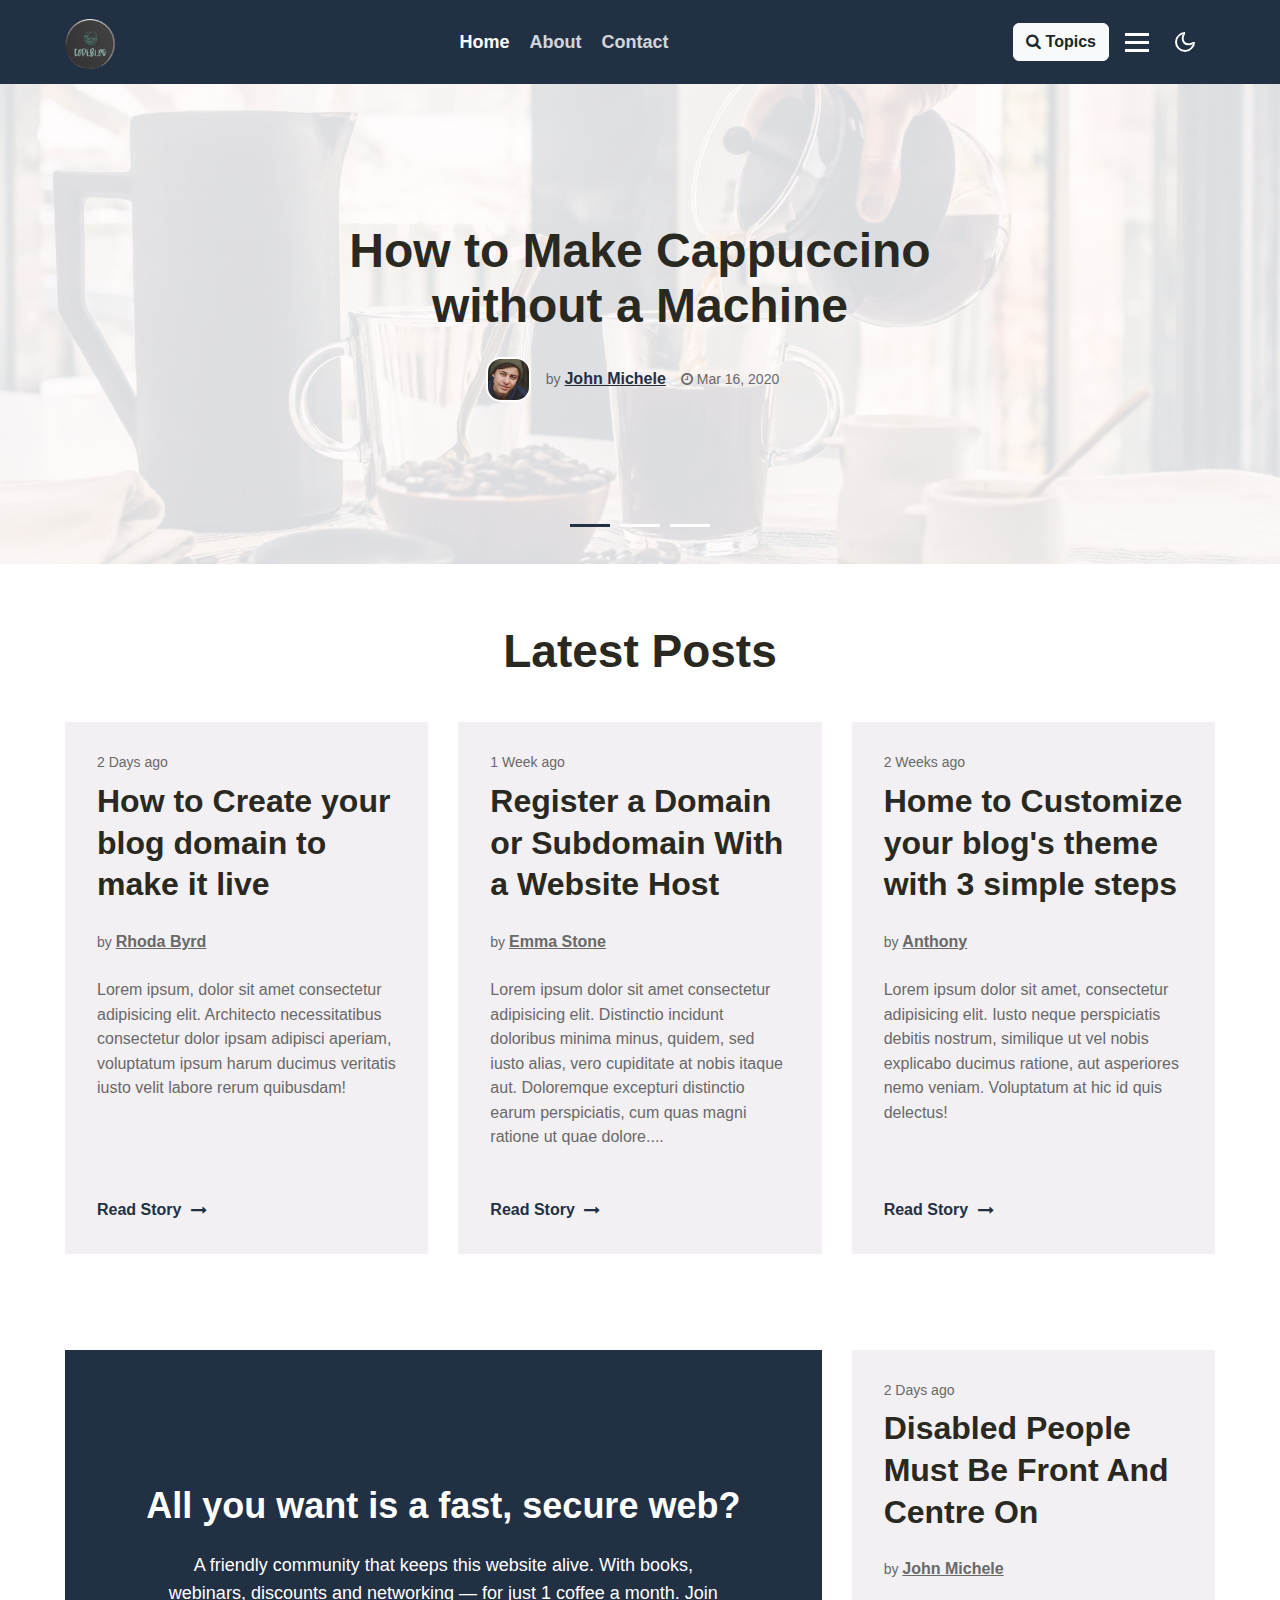
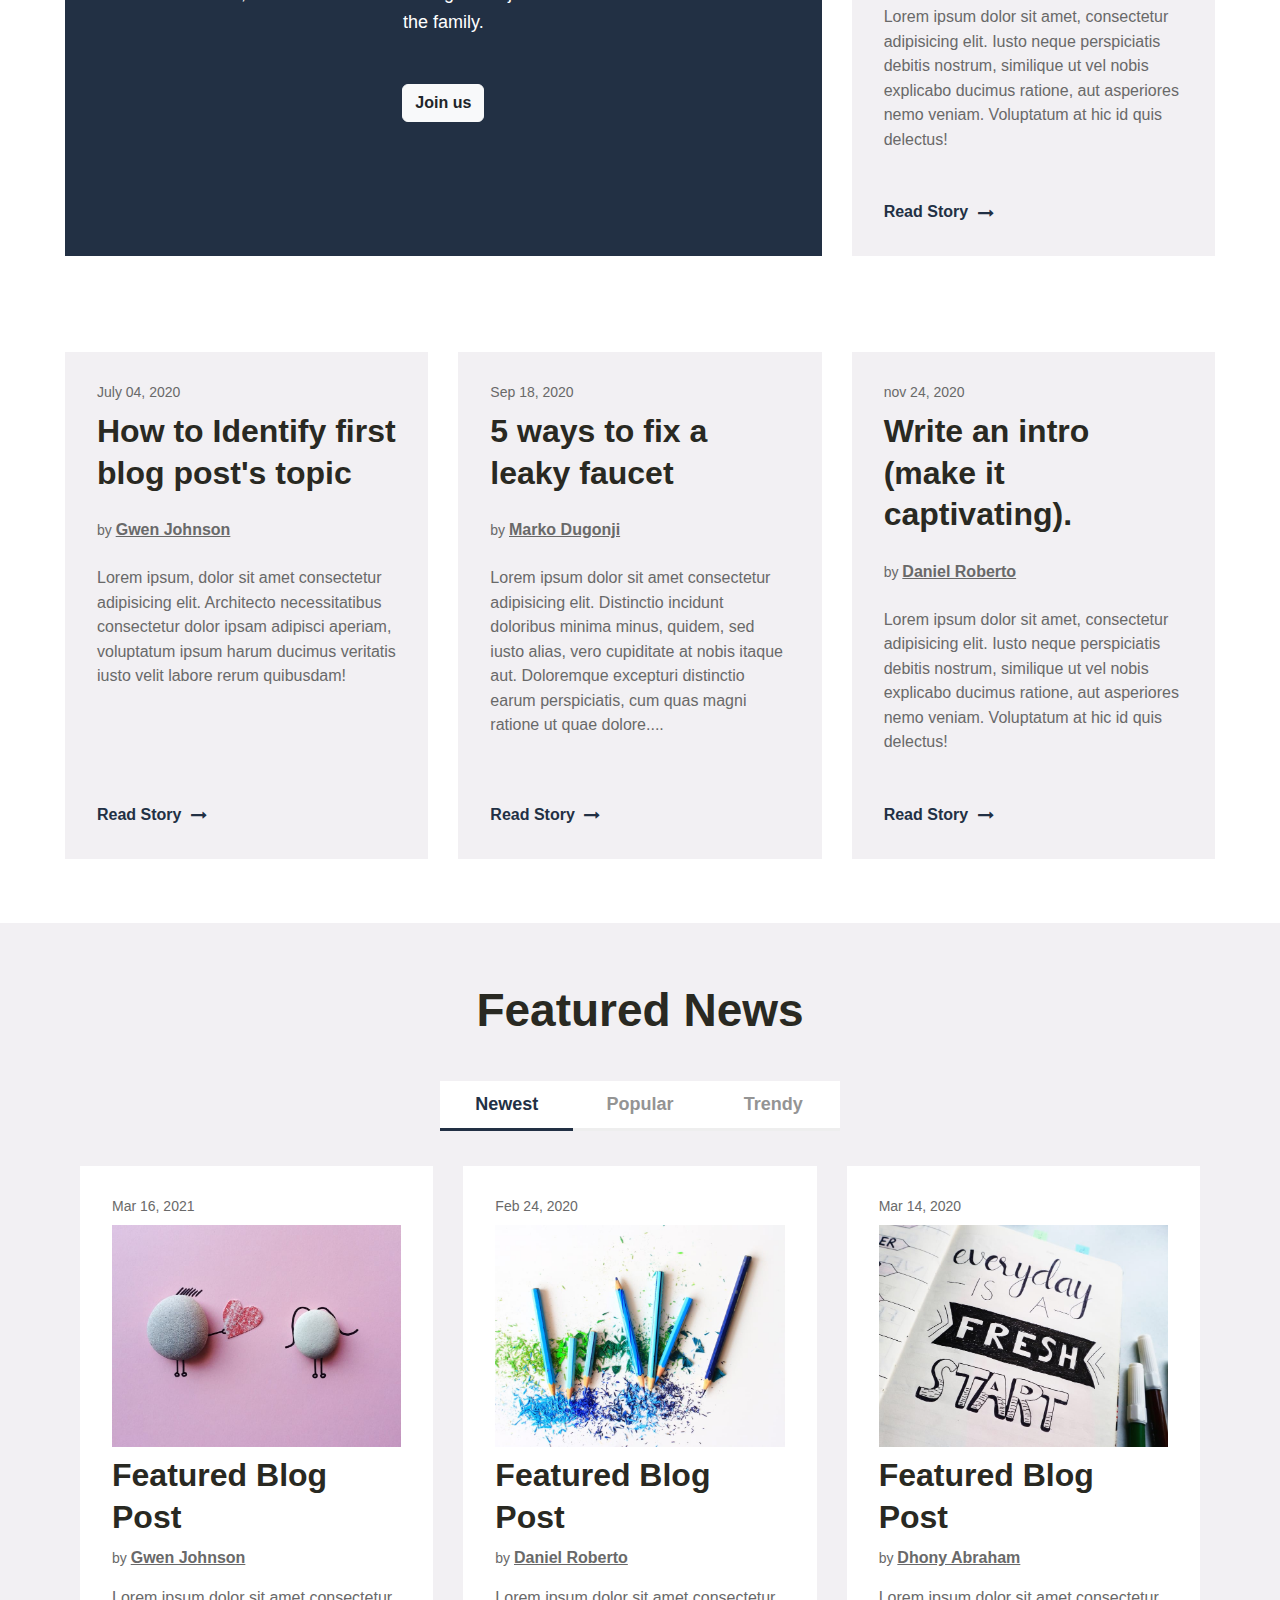
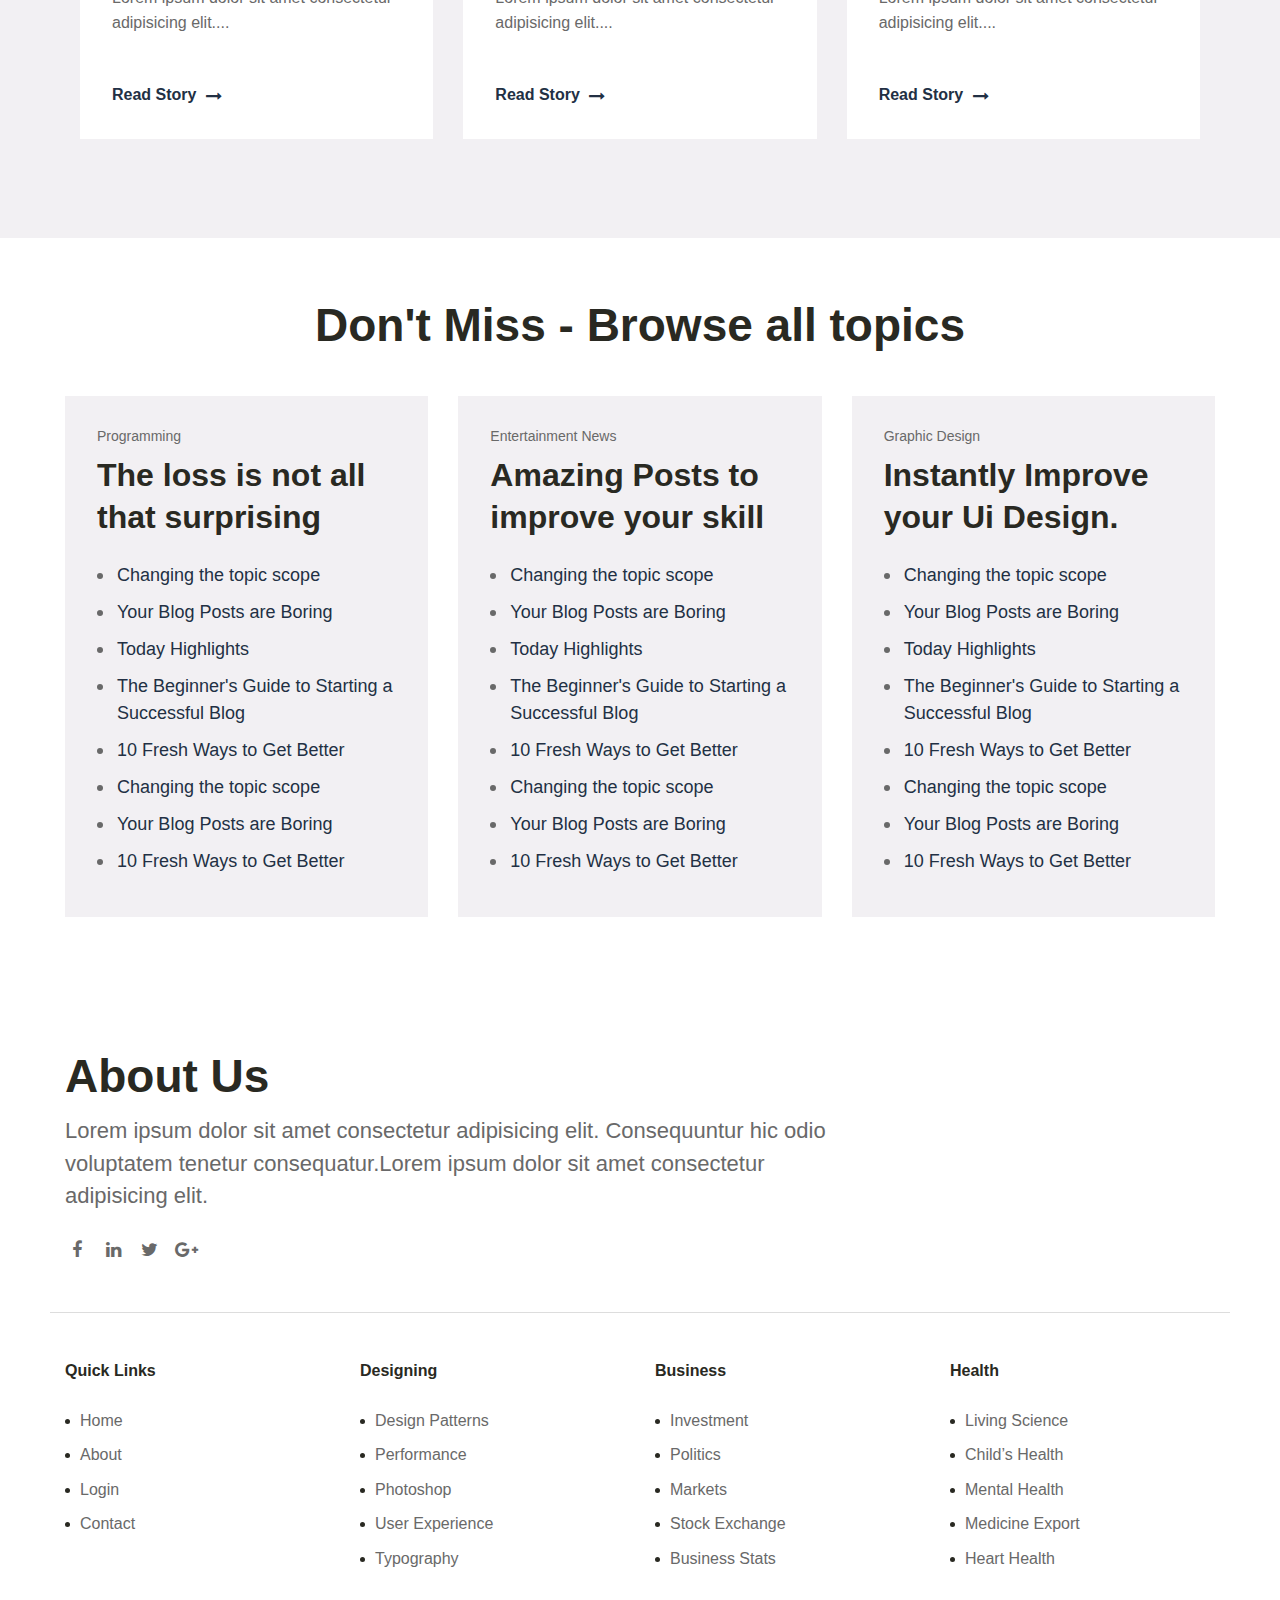
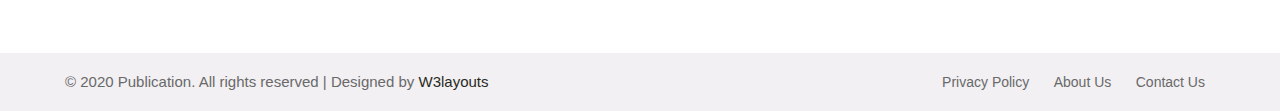
<file: index.html>
<!--
Author: W3layouts
Author URL: http://w3layouts.com
-->
<!doctype html>
<html lang="en">

<head>
  <!-- Required meta tags -->
  <meta charset="utf-8">
  <meta name="viewport" content="width=device-width, initial-scale=1, shrink-to-fit=no">

  <title>Code Blog</title>

  <!-- Template CSS -->
  
  <link rel="stylesheet" href="assets/css/style-starter.css">
  
  <link rel="icon" href="assets/images/Logo-Circul.png">


</head>

<body>
<!--header-->
<header id="site-header">
	<div class="container">
		<nav class="navbar navbar-expand-lg navbar-dark stroke p-0">
			<!-- <h1> <a class="navbar-brand" href="index.html">
					Publication
				</a></h1> -->
			<!-- if logo is image enable this    -->
			<a class="navbar-brand" href="index.html">
					<img src="assets/images/Logo-Circul.png" alt="Your logo" title="Your logo" style="height:50px;" />
			</a>
			<button class="navbar-toggler  collapsed bg-gradient" type="button" data-toggle="collapse" data-target="#navbarTogglerDemo02"
				aria-controls="navbarTogglerDemo02" aria-expanded="false" aria-label="Toggle navigation">
				<span class="navbar-toggler-icon fa icon-expand fa-bars"></span>
				<span class="navbar-toggler-icon fa icon-close fa-times"></span>
				</span>
			</button>

			<div class="collapse navbar-collapse" id="navbarTogglerDemo02">
				<ul class="navbar-nav mx-auto">
					<li class="nav-item active">
						<a class="nav-link" href="index.html">Home <span class="sr-only">(current)</span></a>
					</li>
					<li class="nav-item @@about-active">
						<a class="nav-link" href="about.html">About</a>
					</li>
					<li class="nav-item @@contact-active">
						<a class="nav-link" href="contact.html">Contact</a>
					</li>
				</ul>
				<!--/search-right-->
				<div class="search-right">
					<a href="#search" class="btn btn-light theme-button mr-lg-3 mt-lg-0 mt-4" title="search"><span class="fa fa-search"
							aria-hidden="true"></span> Topics</a>
					<!-- search popup -->
					<div id="search" class="pop-overlay">
						<div class="popup">
							<form action="#search-results.html" method="post" class="search-box">
								<input type="search" placeholder="Search your Keyword" name="search" required="required" autofocus="">
								<button type="submit" class="btn"><span class="fa fa-search" aria-hidden="true"></span></button>
							</form>
							<div class="browse-items">
								<h3 class="hny-title two mt-md-5 mt-4">Browse all topics:</h3>
								<ul class="search-items">
									<li><a href="#blog.html">Design Patterns</a></li>
									<li><a href="#blog.html">Performance</a></li>
									<li><a href="#blog.html">Photoshop</a></li>
									<li><a href="#blog.html">User Experience</a></li>
									<li><a href="#blog.html">Typography</a></li>
									<li><a href="#blog.html">E-commerce</a></li>
									<li><a href="#blog.html">HTML</a></li>
									<li><a href="#blog.html">Illustration</a></li>
									<li><a href="#blog.html">Design Patterns</a></li>
									<li><a href="#blog.html">Performance</a></li>
									<li><a href="#blog.html">Photoshop</a></li>
									<li><a href="#blog.html">User Experience</a></li>
									<li><a href="#blog.html">Typography</a></li>
									<li><a href="#blog.html">E-commerce</a></li>
									<li><a href="#blog.html">HTML</a></li>
									<li><a href="#blog.html">Illustration</a></li>
								</ul>
							</div>
						</div>
						<a class="close" href="#close">×</a>
					</div>
					<!-- /search popup -->
					<a href="#domain" class="domain" data-toggle="modal" data-target="#DomainModal">
						<div class="hamburger1">
							<div></div>
							<div></div>
							<div></div>
						</div>
					</a>

					<!--//search-right-->
				</div>
			</div>

			<!-- toggle switch for light and dark theme -->
			<div class="mobile-position">
				<nav class="navigation">
					<div class="theme-switch-wrapper">
						<label class="theme-switch" for="checkbox">
							<input type="checkbox" id="checkbox">
							<div class="mode-container">
								<i class="gg-sun"></i>
								<i class="gg-moon"></i>
							</div>
						</label>
					</div>
				</nav>
			</div>
			<!-- //toggle switch for light and dark theme -->
		</nav>
	</div>
</header>
<!--/header-->


<!-- Domain Modal -->
<div class="modal right fade" id="DomainModal" tabindex="-1" role="dialog" aria-labelledby="DomainModalLabel2">
	<div class="modal-dialog" role="document">
		<div class="modal-content right-toggle-bg">

			<button type="button" class="close" data-dismiss="modal" aria-label="Close"><span aria-hidden="true">&times;</span></button>

			<div class="modal-body">
				<div class="modal__content">
					<h2 class="logo"><a class="logo-brand" href="index.html">
							Publication
						</a></h2>
					<!-- if logo is image enable this   
		<h2 class="logo">
			<img src="image-path" alt="Your logo" title="Your logo" style="height:35px;" />
		</h2> -->
					<p class="mt-md-3 mt-2">Lorem ipsum dolor sit amet, elit. Eos expedita ipsam at fugiat ab.</p>
					<div class="widget-menu-items mt-sm-5 mt-4">
						<h5 class="widget-title">Menu Items</h5>
						<nav class="navbar p-0">
							<ul class="navbar-nav">
								<li class="nav-item active">
									<a class="nav-link" href="index.html">Home</a>
								</li>
								<li class="nav-item">
									<a class="nav-link" href="about.html">About</a>
								</li>
								<li class="nav-item">
									<a class="nav-link" href="contact.html">Contact</a>
								</li>
							</ul>
						</nav>
					</div>
					<div class="widget-social-icons mt-sm-5 mt-4">
						<h5 class="widget-title">Contact Us</h5>
						<ul class="icon-rounded address">
							<li>
								<p> Lorem dolor sit, New York, USA</p>
							</li>
							<li class="mt-3">
								<p><span class="fa fa-phone"></span> <a href="tel:+44-568-88-33">+44-568-88-33</a></p>
							</li>
							<li class="mt-2">
								<p><span class="fa fa-envelope"></span> <a href="mailto:publication@mail.com">publication@mail.com</a></p>
							</li>
						</ul>
					</div>
					<div class="widget-social-icons mt-sm-5 mt-4">
						<h5 class="widget-title">Follow Us</h5>
						<ul class="icon-rounded">
							<li><a class="social-link twitter" href="#url" target="_blank"><i class="fa fa-twitter"></i></a></li>
							<li><a class="social-link linkedin" href="#url" target="_blank"><i class="fa fa-linkedin"></i></a></li>
							<li><a class="social-link tumblr" href="#url" target="_blank"><i class="fa fa-tumblr"></i></a></li>
						</ul>
					</div>
				</div>
			</div>
		</div>
		<!-- //modal-content -->
	</div>
	<!-- //modal-dialog -->
</div>
<!-- //Domain modal -->
<!-- main-slider -->
<section class="w3l-main-slider position-relative" id="home">
  <div class="companies20-content">
    <div class="owl-one owl-carousel owl-theme">
      <div class="item">
        <li>
          <div class="slider-info banner-view bg bg2">
            <div class="banner-info">
              <div class="container">
                <div class="banner-info-bg text-center">
                  <a href="#blog-single.html" class="blog_post_title">How to Make Cappuccino without a Machine</a>
                  <ul class="author-date mb-4 d-flex align-items-center mt-4 justify-content-center">
                    <li class="circle avatar"><img src="assets/images/author1.jpg" alt=""></li>
                    <li>by <a href="#author.html">John Michele</a></li>
                    <li><span class="fa fa-clock-o" aria-hidden="true"></span> Mar 16, 2020</li>
                  </ul>
                </div>
              </div>
            </div>
          </div>
        </li>
      </div>
      <div class="item">
        <li>
          <div class="slider-info  banner-view banner-top1 bg bg2">
            <div class="banner-info">
              <div class="container">
                <div class="banner-info-bg text-center">
                  <a href="#blog-single.html" class="blog_post_title">Create a Stunning Website!</a>
                  <ul class="author-date mb-4 d-flex align-items-center mt-4 justify-content-center">
                    <li class="circle avatar"><img src="assets/images/author2.jpg" alt=""></li>
                    <li>by <a href="#author.html">Daniel Roberto</a></li>
                    <li><span class="fa fa-clock-o" aria-hidden="true"></span> Jan 22, 2020</li>
                  </ul>
                </div>
              </div>
            </div>
          </div>
        </li>
      </div>
      <div class="item">
        <li>
          <div class="slider-info banner-view banner-top2 bg bg2">
            <div class="banner-info">
              <div class="container">
                <div class="banner-info-bg text-center">
                  <a href="#blog-single.html" class="blog_post_title">See yourself in a New Light.</a>
                  <ul class="author-date mb-4 d-flex align-items-center mt-4 justify-content-center">
                    <li class="circle avatar"><img src="assets/images/author3.jpg" alt=""></li>
                    <li>by <a href="#author.html">Emma Stone</a></li>
                    <li><span class="fa fa-clock-o" aria-hidden="true"></span> Aug 14, 2020</li>
                  </ul>
                </div>
              </div>
            </div>
          </div>
        </li>
      </div>
    </div>
  </div>

</section>
<!-- //banner-slider-->
<!-- main-slider -->
<!-- <section class="w3l-blog">
  <div class="text-element-9">
    <div class="row no-gutters">
      <a href="#blog-single.html" class="col-lg-6 blog-article-posts bg-color-one">
        <div class="blog-post d-flex flex-wrap align-content-between">
          <div class="post-content">
            <ul class="author-date mb-4 d-flex align-items-center">
              <li class="circle-lg avatar"><img src="assets/images/author4.jpg" alt=""></li>
              <li>by <b>Daniel Roberto</b></li>
              <li><span class="fa fa-clock-o" aria-hidden="true"></span> Feb 16, 2020</li>
            </ul>
            <h4 class="blog_post_title mb-4">That’s what I want to show you how to do here. In this article, I will:</h4>
            <p class="sub-para">#Market Tips <sup> 36</sup></p>
            <p class="sub-para">#Sports <sup> 235</sup></p>
            <p class="sub-para">#Techniques <sup> 59</sup></p>
          </div>
          <div class="read-button mt-5">Read story <span class="fa fa-long-arrow-right" aria-hidden="true"></span></div>
        </div>
      </a>
      <a href="#blog-single.html" class="col-lg-6 blog-article-posts bg-color-two">
        <div class="blog-post d-flex flex-wrap align-content-between">
          <div class="post-content">
            <ul class="author-date mb-4 d-flex align-items-center">
              <li class="circle-lg avatar"><img src="assets/images/author5.jpg" alt=""></li>
              <li>by <b>Marko Dugonji</b></li>
              <li><span class="fa fa-clock-o" aria-hidden="true"></span> Apr 21, 2020</li>
            </ul>
            <h4 class="blog_post_title mb-4">Blog post titles that follow templates show lack of creativity. Also, due to the fact that they are being
              overused by many.</h4>
            <p class="sub-para">#Market Tips <sup> 36</sup></p>
            <p class="sub-para">#Sports <sup> 235</sup></p>
            <p class="sub-para">#Techniques <sup> 59</sup></p>
          </div>
          <div class="read-button mt-5">Read story <span class="fa fa-long-arrow-right" aria-hidden="true"></span></div>
        </div>
      </a>
      <a href="#blog-single.html" class="col-lg-6 blog-article-posts bg-color-three">
        <div class="blog-post d-flex flex-wrap align-content-between">
          <div class="post-content">
            <ul class="author-date mb-4 d-flex align-items-center">
              <li class="circle-lg avatar"><img src="assets/images/author6.jpg" alt=""></li>
              <li>by <b>Max Stoiber</b></li>
              <li><span class="fa fa-clock-o" aria-hidden="true"></span> Jun 08, 2020</li>
            </ul>
            <h4 class="blog_post_title mb-4">Guide topics work because they promise readers they’ll find all the necessary information about a topic
            </h4>
            <p class="sub-para">#Market Tips <sup> 36</sup></p>
            <p class="sub-para">#Sports <sup> 235</sup></p>
            <p class="sub-para">#Techniques <sup> 59</sup></p>
          </div>
          <div class="read-button mt-5">Read story <span class="fa fa-long-arrow-right" aria-hidden="true"></span></div>
        </div>
      </a>
      <a href="#blog-single.html" class="col-lg-6 blog-article-posts bg-color-four">
        <div class="blog-post d-flex flex-wrap align-content-between">
          <div class="post-content">
            <ul class="author-date mb-4 d-flex align-items-center">
              <li class="circle-lg avatar"><img src="assets/images/author7.jpg" alt=""></li>
              <li>by <b>Dhony Abraham</b></li>
              <li><span class="fa fa-clock-o" aria-hidden="true"></span> Sep 14, 2020</li>
            </ul>
            <h4 class="blog_post_title mb-4">Provide you with 5 creative variations on a common template to each title</h4>
            <p class="sub-para">#Market Tips <sup> 36</sup></p>
            <p class="sub-para">#Sports <sup> 235</sup></p>
            <p class="sub-para">#Techniques <sup> 59</sup></p>
          </div>
          <div class="read-button mt-5">Read story <span class="fa fa-long-arrow-right" aria-hidden="true"></span></div>
        </div>
      </a>
    </div>
  </div>
</section> -->
<section class="w3l-latest-posts py-5">
  <div class="container pt-lg-3">
    <div class="header-section text-center mb-md-5 mb-4">
      <h3>Latest Posts</h3>
    </div>
    <div class="row">
      <div class="col-lg-4">
        <a href="./asd324ds4ds.html" class="blog-article-post height-full bg-color-three d-flex flex-wrap align-content-between">
          <div class="post-content">
            <h6 class="sub-title">2 Days ago</h6>
            <h4 class="blog_post_title">How to Create your blog domain to make it live
            </h4>
            <ul class="author-date my-4 d-flex align-items-center">
              <li>by <b>Rhoda Byrd</b></li>
            </ul>
            <p>Lorem ipsum, dolor sit amet consectetur adipisicing elit. Architecto necessitatibus consectetur dolor ipsam adipisci aperiam,
              voluptatum ipsum harum ducimus veritatis iusto velit labore rerum quibusdam!</p>
          </div>
          <div class="read-button mt-5">Read story <span class="fa fa-long-arrow-right" aria-hidden="true"></span></div>
        </a>
      </div>
      <div class="col-lg-4 mt-lg-0 mt-4">
        <a href="./asd3fdg34rds.html" class="blog-article-post height-full bg-color-three d-flex flex-wrap align-content-between">
          <div class="post-content">
            <h6 class="sub-title">1 Week ago</h6>
            <h4 class="blog_post_title">Register a Domain or Subdomain With a Website Host
            </h4>
            <ul class="author-date my-4 d-flex align-items-center">
              <li>by <b>Emma Stone</b></li>
            </ul>
            <p>Lorem ipsum dolor sit amet consectetur adipisicing elit. Distinctio incidunt doloribus minima minus, quidem, sed iusto alias, vero
              cupiditate at nobis itaque aut. Doloremque excepturi distinctio earum perspiciatis, cum quas magni ratione ut quae dolore....</p>
          </div>
          <div class="read-button mt-5">Read story <span class="fa fa-long-arrow-right" aria-hidden="true"></span></div>
        </a>
      </div>
      <div class="col-lg-4 mt-lg-0 mt-4">
        <a href="#blog-single.html" class="blog-article-post height-full bg-color-three d-flex flex-wrap align-content-between">
          <div class="post-content">
            <h6 class="sub-title">2 Weeks ago</h6>
            <h4 class="blog_post_title">Home to Customize your blog's theme with 3 simple steps
            </h4>
            <ul class="author-date my-4 d-flex align-items-center">
              <li>by <b>Anthony</b></li>
            </ul>
            <p>Lorem ipsum dolor sit amet, consectetur adipisicing elit. Iusto neque perspiciatis debitis nostrum, similique ut vel nobis explicabo
              ducimus ratione, aut asperiores nemo veniam. Voluptatum at hic id quis delectus!</p>
          </div>
          <div class="read-button mt-5">Read story <span class="fa fa-long-arrow-right" aria-hidden="true"></span></div>
        </a>
      </div>
    </div>
  </div>
</section>
<section class="w3l-latest-posts py-5">
  <div class="container">
    <div class="row">
      <div class="col-lg-8 position-relative">
        <img src="assets/images/img1.jpg" class="img-fluid" alt="" />
        <div class="member-login-content text-center position-absolute">
          <div>
            <h3>All you want is a fast, secure web?</h3>
            <p class="mt-md-4 mt-3 mb-md-5 mb-4">A friendly community that keeps this website alive. With books, webinars, discounts and networking —
              for just 1
              coffee a month. Join the
              family.</p>
            <a href="#signup.html" class="btn btn-light theme-button">Join us</a>
          </div>
        </div>
      </div>
      <div class="col-lg-4 mt-lg-0 mt-4">
        <a href="#blog-single.html" class="blog-article-post bg-color-three d-flex flex-wrap align-content-between">
          <div class="post-content">
            <h6 class="sub-title">2 Days ago</h6>
            <h4 class="blog_post_title">Disabled People Must Be Front And Centre On</h4>
            <ul class="author-date my-4 d-flex align-items-center">
              <li>by <b>John Michele</b></li>
            </ul>
            <p>Lorem ipsum dolor sit amet, consectetur adipisicing elit. Iusto neque perspiciatis debitis nostrum, similique ut vel nobis explicabo
              ducimus ratione, aut asperiores nemo veniam. Voluptatum at hic id quis delectus!</p>
          </div>
          <div class="read-button mt-5">Read story <span class="fa fa-long-arrow-right" aria-hidden="true"></span></div>
        </a>
      </div>
    </div>
  </div>
</section>
<section class="w3l-latest-posts pt-lg-5 pt-0 pb-5">
  <div class="container pb-lg-3">
    <div class="row">
      <div class="col-lg-4">
        <a href="#blog-single.html" class="blog-article-post height-full bg-color-three d-flex flex-wrap align-content-between">
          <div class="post-content">
            <h6 class="sub-title">July 04, 2020</h6>
            <h4 class="blog_post_title"> How to Identify first blog post's topic
            </h4>
            <ul class="author-date my-4 d-flex align-items-center">
              <li>by <b>Gwen Johnson</b></li>
            </ul>
            <p>Lorem ipsum, dolor sit amet consectetur adipisicing elit. Architecto necessitatibus consectetur dolor ipsam adipisci aperiam,
              voluptatum ipsum harum ducimus veritatis iusto velit labore rerum quibusdam!</p>
          </div>
          <div class="read-button mt-5">Read story <span class="fa fa-long-arrow-right" aria-hidden="true"></span></div>
        </a>
      </div>
      <div class="col-lg-4 mt-lg-0 mt-4">
        <a href="#blog-single.html" class="blog-article-post height-full bg-color-three d-flex flex-wrap align-content-between">
          <div class="post-content">
            <h6 class="sub-title">Sep 18, 2020</h6>
            <h4 class="blog_post_title"> 5 ways to fix a leaky faucet
            </h4>
            <ul class="author-date my-4 d-flex align-items-center">
              <li>by <b>Marko Dugonji</b></li>
            </ul>
            <p>Lorem ipsum dolor sit amet consectetur adipisicing elit. Distinctio incidunt doloribus minima minus, quidem, sed iusto alias, vero
              cupiditate at nobis itaque aut. Doloremque excepturi distinctio earum perspiciatis, cum quas magni ratione ut quae dolore....</p>
          </div>
          <div class="read-button mt-5">Read story <span class="fa fa-long-arrow-right" aria-hidden="true"></span></div>
        </a>
      </div>
      <div class="col-lg-4 mt-lg-0 mt-4">
        <a href="#blog-single.html" class="blog-article-post height-full bg-color-three d-flex flex-wrap align-content-between">
          <div class="post-content">
            <h6 class="sub-title">nov 24, 2020</h6>
            <h4 class="blog_post_title"> Write an intro (make it captivating).
            </h4>
            <ul class="author-date my-4 d-flex align-items-center">
              <li>by <b>Daniel Roberto</b></li>
            </ul>
            <p>Lorem ipsum dolor sit amet, consectetur adipisicing elit. Iusto neque perspiciatis debitis nostrum, similique ut vel nobis explicabo
              ducimus ratione, aut asperiores nemo veniam. Voluptatum at hic id quis delectus!</p>
          </div>
          <div class="read-button mt-5">Read story <span class="fa fa-long-arrow-right" aria-hidden="true"></span></div>
        </a>
      </div>
    </div>
  </div>
</section>
<!-- <section class="w3l-index5">
  <div class="row abouthy-img-grids no-gutters">
    <div class="col-lg-6 img-one order-1">
      <a href="#blog-single.html"><img src="assets/images/img2.jpg" alt=" " class="img-fluid"></a>
    </div>
    <a href="#blog-single.html" class="col-lg-6 order-2 blog-article-posts bg-color-one">
      <div class="blog-post d-flex flex-wrap align-content-between">
        <div class="post-content">
          <ul class="author-date mb-4 d-flex align-items-center">
            <li class="circle-lg avatar"><img src="assets/images/author8.jpg" alt=""></li>
            <li>by <b>Dhony Abraham</b></li>
            <li><span class="fa fa-clock-o" aria-hidden="true"></span> Feb 16, 2020</li>
          </ul>
          <h4 class="blog_post_title mb-4">That’s what I want to show you how to do here.</h4>
          <p class="sub-para">#Market Tips <sup> 36</sup></p>
          <p class="sub-para">#Sports <sup> 235</sup></p>
          <p class="sub-para">#Techniques <sup> 59</sup></p>
        </div>
        <div class="read-button mt-5">Read story <span class="fa fa-long-arrow-right" aria-hidden="true"></span></div>
      </div>
    </a>
    <a href="#blog-single.html" class="col-lg-6 order-lg-3 order-4 blog-article-posts bg-color-two">
      <div class="blog-post d-flex flex-wrap align-content-between">
        <div class="post-content">
          <ul class="author-date mb-4 d-flex align-items-center">
            <li class="circle-lg avatar"><img src="assets/images/author9.jpg" alt=""></li>
            <li>by <b>Rhoda Byrd</b></li>
            <li><span class="fa fa-clock-o" aria-hidden="true"></span> Apr 19, 2020</li>
          </ul>
          <h4 class="blog_post_title mb-4">Blog post titles that follow templates show lack of creativity.</h4>
          <p class="sub-para">#Market Tips <sup> 36</sup></p>
          <p class="sub-para">#Sports <sup> 235</sup></p>
          <p class="sub-para">#Techniques <sup> 59</sup></p>
        </div>
        <div class="read-button mt-5">Read story <span class="fa fa-long-arrow-right" aria-hidden="true"></span></div>
      </div>
    </a>
    <div class="col-lg-6 img-one order-lg-4 order-3">
      <a href="#blog-single.html"><img src="assets/images/img3.jpg" alt=" " class="img-fluid"></a>
    </div>
  </div>
</section> -->
<!-- /w3l-content-grids-->
<!-- author section -->
<!-- <section id="author" class="w3l-author py-5">
    <div class="container py-lg-3">
        <div class="row align-items-center">
            <div class="col-lg-3 col-sm-4 col-7 order-first">
                <div class="author-image">
                    <img src="assets/images/main-author.jpg" alt="" class="img-fluid">
                </div>
            </div>
            <div class="col-lg-9 col-sm-12 order-md-first mt-lg-0 mt-4">
                <span class="category">Person of the Week</span>
                <h2 class="mt-2 mb-3 title">Hello!! I'm Gwen Johnson </h2>
                <p>Lorem ipsum dolor sit, amet consectetur adipisicing elit. Ipsam beatae, assumenda ab voluptates maxime non iusto ullam aut veniam
                    reiciendis neque autem at earum ea nam <a href="#url">this is the url link</a> quam quae sed quis iste alias. Adipisci, itaque!
                    Voluptatum aliquid rem deleniti? Accusantium inventore eaque odio vero hic officia? Lorem, ipsum dolor sit amet consectetur
                    adipisicing elit. Velit, maiores?
                </p>
                <ul class="author-icons mt-4">
                    <li><a class="facebook" href="#url"><span class="fa fa-facebook" aria-hidden="true"></span></a> </li>
                    <li><a class="twitter" href="#url"><span class="fa fa-twitter" aria-hidden="true"></span></a></li>
                    <li><a class="google" href="#url"><span class="fa fa-google-plus" aria-hidden="true"></span></a></li>
                    <li><a class="linkedin" href="#url"><span class="fa fa-linkedin" aria-hidden="true"></span></a></li>
                    <li><a class="github" href="#url"><span class="fa fa-github" aria-hidden="true"></span></a></li>
                    <li><a class="dribbble" href="#url"><span class="fa fa-dribbble" aria-hidden="true"></span></a></li>
                </ul>
            </div>
        </div>
    </div>
</section> -->
<!-- //author section -->
<!-- <section class="w3l-authors" id="testimonials">
  <div class="testimonials pb-5">
    <div class="container py-lg-3">
      <div class="row">
        <div class="col-lg-6">
          <div class="slider-info">
            <div class="img-circle">
              <a href="#author.html"><img src="assets/images/author1.jpg" class="img-fluid" alt="author image"></a>
            </div>
            <div class="message">
              <ul class="blog-single-author-date d-flex align-items-center">
                <li><a href="#author.html">Max Stoiber</a></li>
                <li><span class="fa fa-clock-o" aria-hidden="true"></span> Sep 16, 2020</li>
              </ul>
              <a class="author-book-title" href="#author.html">Book title here.</a>
              <p>Lorem ipsum dolor sit amet consectetur adipisicing elit. Assumenda corporis deleniti praesentium doloremque. Repellendus soluta quos
                nemo quisquam consectetur temporibus quam obcaecati sapiente quaerat et.</p>
            </div>
          </div>
        </div>
        <div class="col-lg-6">
          <div class="slider-info">
            <div class="img-circle">
              <a href="#author.html"><img src="assets/images/author2.jpg" class="img-fluid" alt="author image"></a>
            </div>
            <div class="message">
              <ul class="blog-single-author-date d-flex align-items-center">
                <li><a href="#author.html">Daniel Roberto</a></li>
                <li><span class="fa fa-clock-o" aria-hidden="true"></span> Oct 14, 2020</li>
              </ul>
              <a class="author-book-title" href="#author.html">Book title here.</a>
              <p>Lorem ipsum dolor sit amet consectetur adipisicing elit. Assumenda corporis deleniti praesentium doloremque. Repellendus soluta quos
                nemo quisquam consectetur temporibus quam obcaecati sapiente quaerat et.</p>
            </div>
          </div>
        </div>
        <div class="col-lg-6">
          <div class="slider-info">
            <div class="img-circle">
              <a href="#author.html"><img src="assets/images/author3.jpg" class="img-fluid" alt="author image"></a>
            </div>
            <div class="message">
              <ul class="blog-single-author-date d-flex align-items-center">
                <li><a href="#author.html">Dhony Abraham</a></li>
                <li><span class="fa fa-clock-o" aria-hidden="true"></span> Noc 28, 2020</li>
              </ul>
              <a class="author-book-title" href="#author.html">Book title here.</a>
              <p>Lorem ipsum dolor sit amet consectetur adipisicing elit. Assumenda corporis deleniti praesentium doloremque. Repellendus soluta quos
                nemo quisquam consectetur temporibus quam obcaecati sapiente quaerat et.</p>
            </div>
          </div>
        </div>
        <div class="col-lg-6">
          <div class="slider-info">
            <div class="img-circle">
              <a href="#author.html"><img src="assets/images/author4.jpg" class="img-fluid" alt="author image"></a>
            </div>
            <div class="message">
              <ul class="blog-single-author-date d-flex align-items-center">
                <li><a href="#author.html">Marko Dugonji</a></li>
                <li><span class="fa fa-clock-o" aria-hidden="true"></span> Dec 11, 2020</li>
              </ul>
              <a class="author-book-title" href="#author.html">Book title here.</a>
              <p>Lorem ipsum dolor sit amet consectetur adipisicing elit. Assumenda corporis deleniti praesentium doloremque. Repellendus soluta quos
                nemo quisquam consectetur temporibus quam obcaecati sapiente quaerat et.</p>
            </div>
          </div>
        </div>
        <div class="col-lg-6">
          <div class="slider-info">
            <div class="img-circle">
              <a href="#author.html"><img src="assets/images/author5.jpg" class="img-fluid" alt="author image"></a>
            </div>
            <div class="message">
              <ul class="blog-single-author-date d-flex align-items-center">
                <li><a href="#author.html">Anthony</a></li>
                <li><span class="fa fa-clock-o" aria-hidden="true"></span> Feb 10, 2020</li>
              </ul>
              <a class="author-book-title" href="#author.html">Book title here.</a>
              <p>Lorem ipsum dolor sit amet consectetur adipisicing elit. Assumenda corporis deleniti praesentium doloremque. Repellendus soluta quos
                nemo quisquam consectetur temporibus quam obcaecati sapiente quaerat et.</p>
            </div>
          </div>
        </div>
        <div class="col-lg-6">
          <div class="slider-info">
            <div class="img-circle">
              <a href="#author.html"><img src="assets/images/author6.jpg" class="img-fluid" alt="author image"></a>
            </div>
            <div class="message">
              <ul class="blog-single-author-date d-flex align-items-center">
                <li><a href="#author.html">Emma Stone</a></li>
                <li><span class="fa fa-clock-o" aria-hidden="true"></span> Mar 15, 2020</li>
              </ul>
              <a class="author-book-title" href="#author.html">Book title here.</a>
              <p>Lorem ipsum dolor sit amet consectetur adipisicing elit. Assumenda corporis deleniti praesentium doloremque. Repellendus soluta quos
                nemo quisquam consectetur temporibus quam obcaecati sapiente quaerat et.</p>
            </div>
          </div>
        </div>
      </div>
    </div>
  </div>
</section> -->
<!-- our products -->
<section class="w3l-products py-5" id="projects">
  <div class="container py-lg-3">
    <div class="header-section text-center mb-5">
      <h3>Featured News </h3>
    </div>
    <div class="row">
      <div class="col-lg-12 mx-auto">
        <!--Horizontal Tab-->
        <div id="parentHorizontalTab">
          <ul class="resp-tabs-list hor_1">
            <li>Newest</li>
            <li>Popular</li>
            <li>Trendy</li>
            <div class="clear"></div>
          </ul>
          <div class="resp-tabs-container hor_1">
            <div class="products-content">
              <div class="row">
                <a href="#blog-single.html" class="col-lg-4 bg-color-three mt-lg-0 mt-0">
                  <div class="blog-article-post d-flex flex-wrap align-content-between">
                    <div class="post-content">
                      <h6 class="sub-title">Mar 16, 2021</h6>
                      <img src="assets/images/img10.jpg" alt=" " class="img-fluid">
                      <h4 class="blog_post_title my-2">Featured Blog Post</h4>
                      <ul class="author-date mb-3 d-flex align-items-center">
                        <li>by <b>Gwen Johnson</b></li>
                      </ul>
                      <p>Lorem ipsum dolor sit amet consectetur adipisicing elit....</p>
                    </div>
                    <div class="read-button mt-5">Read story <span class="fa fa-long-arrow-right" aria-hidden="true"></span></div>
                  </div>
                </a>
                <a href="#blog-single.html" class="col-lg-4 bg-color-three mt-lg-0 mt-5">
                  <div class="blog-article-post d-flex flex-wrap align-content-between">
                    <div class="post-content">
                      <h6 class="sub-title">Feb 24, 2020</h6>
                      <img src="assets/images/img11.jpg" alt=" " class="img-fluid">
                      <h4 class="blog_post_title my-2">Featured Blog Post</h4>
                      <ul class="author-date mb-3 d-flex align-items-center">
                        <li>by <b>Daniel Roberto</b></li>
                      </ul>
                      <p>Lorem ipsum dolor sit amet consectetur adipisicing elit....</p>
                    </div>
                    <div class="read-button mt-5">Read story <span class="fa fa-long-arrow-right" aria-hidden="true"></span></div>
                  </div>
                </a>
                <a href="#blog-single.html" class="col-lg-4 bg-color-three mt-lg-0 mt-5">
                  <div class="blog-article-post d-flex flex-wrap align-content-between">
                    <div class="post-content">
                      <h6 class="sub-title">Mar 14, 2020</h6>
                      <img src="assets/images/img12.jpg" alt=" " class="img-fluid">
                      <h4 class="blog_post_title my-2">Featured Blog Post</h4>
                      <ul class="author-date mb-3 d-flex align-items-center">
                        <li>by <b>Dhony Abraham</b></li>
                      </ul>
                      <p>Lorem ipsum dolor sit amet consectetur adipisicing elit....</p>
                    </div>
                    <div class="read-button mt-5">Read story <span class="fa fa-long-arrow-right" aria-hidden="true"></span></div>
                  </div>
                </a>
              </div>
            </div>
            <div class="products-content">
              <div class="row">
                <a href="#blog-single.html" class="col-lg-4 bg-color-three mt-lg-0 mt-0">
                  <div class="blog-article-post d-flex flex-wrap align-content-between">
                    <div class="post-content">
                      <h6 class="sub-title">Apr 18, 2020</h6>
                      <img src="assets/images/img4.jpg" alt=" " class="img-fluid">
                      <h4 class="blog_post_title my-2">Featured Blog Post</h4>
                      <ul class="author-date mb-3 d-flex align-items-center">
                        <li>by <b>Marko Dugonji</b></li>
                <a href="#blog-single.html" class="col-lg-4 bg-color-three mt-lg-0 mt-5">
                  <div class="blog-article-post d-flex flex-wrap align-content-between">
                    <div class="post-content">
                      <h6 class="sub-title">May 11, 2020</h6>
                      <img src="assets/images/img5.jpg" alt=" " class="img-fluid">
                      <h4 class="blog_post_title my-2">Featured Blog Post</h4>
                      <ul class="author-date mb-3 d-flex align-items-center">
                        <li>by <b>Anthony</b></li>
                      </ul>
                      <p>Lorem ipsum dolor sit amet consectetur adipisicing elit....</p>
                    </div>
                    <div class="read-button mt-5">Read story <span class="fa fa-long-arrow-right" aria-hidden="true"></span></div>
                  </div>
                </a>
                <a href="#blog-single.html" class="col-lg-4 bg-color-three mt-lg-0 mt-5">
                  <div class="blog-article-post d-flex flex-wrap align-content-between">
                    <div class="post-content">
                      <h6 class="sub-title">Jun 24, 2020</h6>
                      <img src="assets/images/img6.jpg" alt=" " class="img-fluid">
                      <h4 class="blog_post_title my-2">Featured Blog Post</h4>
                      <ul class="author-date mb-3 d-flex align-items-center">
                        <li>by <b>Emma Stone</b></li>
                      </ul>
                      <p>Lorem ipsum dolor sit amet consectetur adipisicing elit....</p>
                    </div>
                    <div class="read-button mt-5">Read story <span class="fa fa-long-arrow-right" aria-hidden="true"></span></div>
                  </div>
                </a>
              </div>
            </div>
            <div class="products-content">
              <div class="row">
                <a href="#blog-single.html" class="col-lg-4 bg-color-three mt-lg-0 mt-0">
                  <div class="blog-article-post d-flex flex-wrap align-content-between">
                    <div class="post-content">
                      <h6 class="sub-title">July 04, 2020</h6>
                      <img src="assets/images/img7.jpg" alt=" " class="img-fluid">
                      <h4 class="blog_post_title my-2">Featured Blog Post</h4>
                      <ul class="author-date mb-3 d-flex align-items-center">
                        <li>by <b>Rhoda Byrd</b></li>
                      </ul>
                      <p>Lorem ipsum dolor sit amet consectetur adipisicing elit....</p>
                    </div>
                    <div class="read-button mt-5">Read story <span class="fa fa-long-arrow-right" aria-hidden="true"></span></div>
                  </div>
                </a>
                <a href="#blog-single.html" class="col-lg-4 bg-color-three mt-lg-0 mt-5">
                  <div class="blog-article-post d-flex flex-wrap align-content-between">
                    <div class="post-content">
                      <h6 class="sub-title">Aug 19, 2020</h6>
                      <img src="assets/images/img8.jpg" alt=" " class="img-fluid">
                      <h4 class="blog_post_title my-2">Featured Blog Post</h4>
                      <ul class="author-date mb-3 d-flex align-items-center">
                        <li>by <b>Max Stoiber</b></li>
                      </ul>
                      <p>Lorem ipsum dolor sit amet consectetur adipisicing elit....</p>
                    </div>
                    <div class="read-button mt-5">Read story <span class="fa fa-long-arrow-right" aria-hidden="true"></span></div>
                  </div>
                </a>
                <a href="#blog-single.html" class="col-lg-4 bg-color-three mt-lg-0 mt-5">
                  <div class="blog-article-post d-flex flex-wrap align-content-between">
                    <div class="post-content">
                      <h6 class="sub-title">Sep 05, 2020</h6>
                      <img src="assets/images/img9.jpg" alt=" " class="img-fluid">
                      <h4 class="blog_post_title my-2">Featured Blog Post</h4>
                      <ul class="author-date mb-3 d-flex align-items-center">
                        <li>by <b>John Michele</b></li>
                      </ul>
                      <p>Lorem ipsum dolor sit amet consectetur adipisicing elit....</p>
                    </div>
                    <div class="read-button mt-5">Read story <span class="fa fa-long-arrow-right" aria-hidden="true"></span></div>
                  </div>
                </a>
              </div>
            </div>
          </div>
        </div>
      </div>
    </div>
  </div>
</section>
<!-- //our products -->
<section class="w3l-index-7 py-5">
  <div class="container py-lg-3">
    <div class="header-section text-center mb-5">
      <h3>Don't Miss - Browse all topics</h3>
    </div>
    <div class="row">
      <div class="col-lg-4">
        <div class="d-flex flex-wrap align-content-between blog-article-post">
          <div class="post-content">
            <h6 class="sub-title">Programming</h6>
            <h4 class="blog_post_title">The loss is not all that surprising</h4>
            <ul class="more-post-links mt-4">
              <li><a href="#blog.html">Changing the topic scope</a></li>
              <li><a href="#blog.html">Your Blog Posts are Boring</a></li>
              <li><a href="#blog.html">Today Highlights</a></li>
              <li><a href="#blog.html">The Beginner's Guide to Starting a Successful Blog</a></li>
              <li><a href="#blog.html">10 Fresh Ways to Get Better</a></li>
              <li><a href="#blog.html">Changing the topic scope</a></li>
              <li><a href="#blog.html">Your Blog Posts are Boring</a></li>
              <li><a href="#blog.html">10 Fresh Ways to Get Better</a></li>
            </ul>
          </div>
        </div>
      </div>
      <div class="col-lg-4 mt-lg-0 mt-5">
        <div class="d-flex flex-wrap align-content-between blog-article-post">
          <div class="post-content">
            <h6 class="sub-title">Entertainment News</h6>
            <h4 class="blog_post_title">Amazing Posts to improve your skill</h4>
            <ul class="more-post-links mt-4">
              <li><a href="#blog.html">Changing the topic scope</a></li>
              <li><a href="#blog.html">Your Blog Posts are Boring</a></li>
              <li><a href="#blog.html">Today Highlights</a></li>
              <li><a href="#blog.html">The Beginner's Guide to Starting a Successful Blog</a></li>
              <li><a href="#blog.html">10 Fresh Ways to Get Better</a></li>
              <li><a href="#blog.html">Changing the topic scope</a></li>
              <li><a href="#blog.html">Your Blog Posts are Boring</a></li>
              <li><a href="#blog.html">10 Fresh Ways to Get Better</a></li>
            </ul>
          </div>
        </div>
      </div>
      <div class="col-lg-4 mt-lg-0 mt-5">
        <div class="d-flex flex-wrap align-content-between blog-article-post">
          <div class="post-content">
            <h6 class="sub-title">Graphic Design</h6>
            <h4 class="blog_post_title">Instantly Improve your Ui Design.</h4>
            <ul class="more-post-links mt-4">
              <li><a href="#blog.html">Changing the topic scope</a></li>
              <li><a href="#blog.html">Your Blog Posts are Boring</a></li>
              <li><a href="#blog.html">Today Highlights</a></li>
              <li><a href="#blog.html">The Beginner's Guide to Starting a Successful Blog</a></li>
              <li><a href="#blog.html">10 Fresh Ways to Get Better</a></li>
              <li><a href="#blog.html">Changing the topic scope</a></li>
              <li><a href="#blog.html">Your Blog Posts are Boring</a></li>
              <li><a href="#blog.html">10 Fresh Ways to Get Better</a></li>
            </ul>
          </div>
        </div>
      </div>
    </div>
  </div>
</section>
<!-- subscribe form -->
<!-- <section class="w3l-subscribe">
  <div class="main-w3 py-5">
    <div class="container py-lg-3">
      <div class="grids-forms text-center">
        <div class="row">
          <div class="col-md-12">
            <span class="fa fa-envelope mb-3" aria-hidden="true"></span>
            <div class="header-section text-center">
              <h3>Keep up to date - Get Email updates</h3>
              <p>Get our latest news straight into your inbox</p>
            </div>
          </div>
        </div>
        <div class="row mt-md-5 mt-4">
          <div class="col-lg-7 col-md-9 mx-auto main-midd-2">
            <form action="#" method="post" class="rightside-form">
              <input type="email" name="email" placeholder="Input your e-mail" required>
              <button type="submit" class="btn btn-primary theme-button">Subscribe</button>
            </form>
          </div>
        </div>
      </div>
    </div>
  </div>
</section> -->
<!-- //subscribe form -->

  <!-- footer-66 -->
  <footer class="w3l-footer">
    <section class="footer-inner-main">
      <div class="footer-hny-grids py-5">
        <div class="container py-lg-4">
          <div class="text-txt">
            <div class="right-side">
              <div class="row footer-about pb-5">
                <div class="col-lg-9 footer-links">
                  <div class="header-section">
                    <h3 class="mb-3">About Us</h3>
                    <p class="pr-lg-5">Lorem ipsum dolor sit amet consectetur adipisicing elit.
                      Consequuntur hic odio voluptatem tenetur consequatur.Lorem ipsum dolor sit amet
                      consectetur adipisicing elit. </p>
                  </div>
                  <div class="columns-2 mt-4">
                    <ul class="social">
                      <li><a href="#facebook"><span class="fa fa-facebook" aria-hidden="true"></span></a>
                      </li>
                      <li><a href="#linkedin"><span class="fa fa-linkedin" aria-hidden="true"></span></a>
                      </li>
                      <li><a href="#twitter"><span class="fa fa-twitter" aria-hidden="true"></span></a>
                      </li>
                      <li><a href="#google"><span class="fa fa-google-plus" aria-hidden="true"></span></a>
                      </li>

                    </ul>
                  </div>
                </div>
              </div>
              <div class="row footer-links">

                <div class="col-md-3 col-sm-6 sub-two-right mt-5">
                  <h6>Quick Links</h6>
                  <ul>
                    <li><a href="index.html">Home</a> </li>
                    <li><a href="about.html">About</a> </li>
                    <li><a href="#login.html">Login</a></li>
                    <li><a href="contact.html">Contact</a></li>
                  </ul>
                </div>
                <div class="col-md-3 col-sm-6 sub-two-right mt-5">
                  <h6>Designing</h6>
                  <ul>
                    <li><a href="#articles.html">Design Patterns</a> </li>
                    <li><a href="#articles.html">Performance</a> </li>
                    <li><a href="#articles.html">Photoshop</a> </li>
                    <li><a href="#articles.html">User Experience</a> </li>
                    <li><a href="#articles.html">Typography</a> </li>
                  </ul>
                </div>
                <div class="col-md-3 col-sm-6 sub-two-right mt-5">
                  <h6>Business</h6>
                  <ul>
                    <li><a href="#blog.html">Investment</a> </li>
                    <li><a href="#blog.html">Politics</a> </li>
                    <li><a href="#blog.html">Markets</a> </li>
                    <li><a href="#blog.html">Stock Exchange</a> </li>
                    <li><a href="#blog.html">Business Stats</a> </li>
                  </ul>
                </div>
                <div class="col-md-3 col-sm-6 sub-two-right mt-5">
                  <h6>Health</h6>
                  <ul>
                    <li><a href="#blog.html">Living Science</a> </li>
                    <li><a href="#blog.html">Child’s Health</a> </li>
                    <li><a href="#blog.html">Mental Health</a> </li>
                    <li><a href="#blog.html">Medicine Export</a> </li>
                    <li><a href="#blog.html">Heart Health</a> </li>
                  </ul>
                </div>
              </div>
            </div>
          </div>
        </div>
      </div>
      </div>
      <div class="below-section">
        <div class="container">
          <div class="copyright-footer">
            <div class="columns text-lg-left">
              <p>&copy; 2020 Publication. All rights reserved | Designed by <a href="https://w3layouts.com">W3layouts</a></p>
            </div>
            <ul class="columns text-lg-right">
              <li><a href="#privacy-policy.html">Privacy Policy</a>
              </li>
              <li><a href="about.html">About Us</a>
              </li>
              <li><a href="contact.html">Contact Us</a>
              </li>
            </ul>
          </div>
        </div>
      </div>
      <!-- copyright -->
      <!-- move top -->
      <button onclick="topFunction()" id="movetop" title="Go to top">
        <span class="fa fa-arrow-up" aria-hidden="true"></span>
      </button>
      <script>
        // When the user scrolls down 20px from the top of the document, show the button
        window.onscroll = function () {
          scrollFunction()
        };

        function scrollFunction() {
          if (document.body.scrollTop > 20 || document.documentElement.scrollTop > 20) {
            document.getElementById("movetop").style.display = "block";
          } else {
            document.getElementById("movetop").style.display = "none";
          }
        }

        // When the user clicks on the button, scroll to the top of the document
        function topFunction() {
          document.body.scrollTop = 0;
          document.documentElement.scrollTop = 0;
        }
      </script>
      <!-- /move top -->

    </section>
  </footer>
  <!--//footer-66 -->

  <!-- jQuery JS -->
  <!-- <script src="assets/js/jquery-3.4.1.slim.min.js"></script> -->
  <script src="assets/js/jquery-1.9.1.min.js"></script>


  <script src="assets/js/theme-change.js"></script>

  <!-- responsive tabs -->
  <script src="assets/js/easyResponsiveTabs.js"></script>

  <!--Plug-in Initialisation-->
  <script type="text/javascript">
    $(document).ready(function () {
      //Horizontal Tab
      $('#parentHorizontalTab').easyResponsiveTabs({
        type: 'default', //Types: default, vertical, accordion
        width: 'auto', //auto or any width like 600px
        fit: true, // 100% fit in a container
        tabidentify: 'hor_1', // The tab groups identifier
        activate: function (event) { // Callback function if tab is switched
          var $tab = $(this);
          var $info = $('#nested-tabInfo');
          var $name = $('span', $info);
          $name.text($tab.text());
          $info.show();
        }
      });
    });
  </script>
  <!-- Template JavaScript -->
  <script src="assets/js/owl.carousel.js"></script>
  <!-- script for banner slider-->
  <script>
    $(document).ready(function () {
      $('.owl-one').owlCarousel({
        loop: true,
        margin: 0,
        nav: false,
        responsiveClass: true,
        autoplay: true,
        autoplayTimeout: 5000,
        autoplaySpeed: 1000,
        autoplayHoverPause: false,
        responsive: {
          0: {
            items: 1,
            nav: false
          },
          480: {
            items: 1,
            nav: false
          },
          667: {
            items: 1,
            nav: true
          },
          1000: {
            items: 1,
            nav: true
          }
        }
      })
    })
  </script>
  <!-- //script -->

  <!-- disable body scroll which navbar is in active -->
  <script>
    $(function () {
      $('.navbar-toggler').click(function () {
        $('body').toggleClass('noscroll');
      })
    });
  </script>
  <!-- disable body scroll which navbar is in active -->


  <!-- Bootstrap JS -->
  <script src="assets/js/bootstrap.min.js"></script>
  </body>

  </html>
</file>
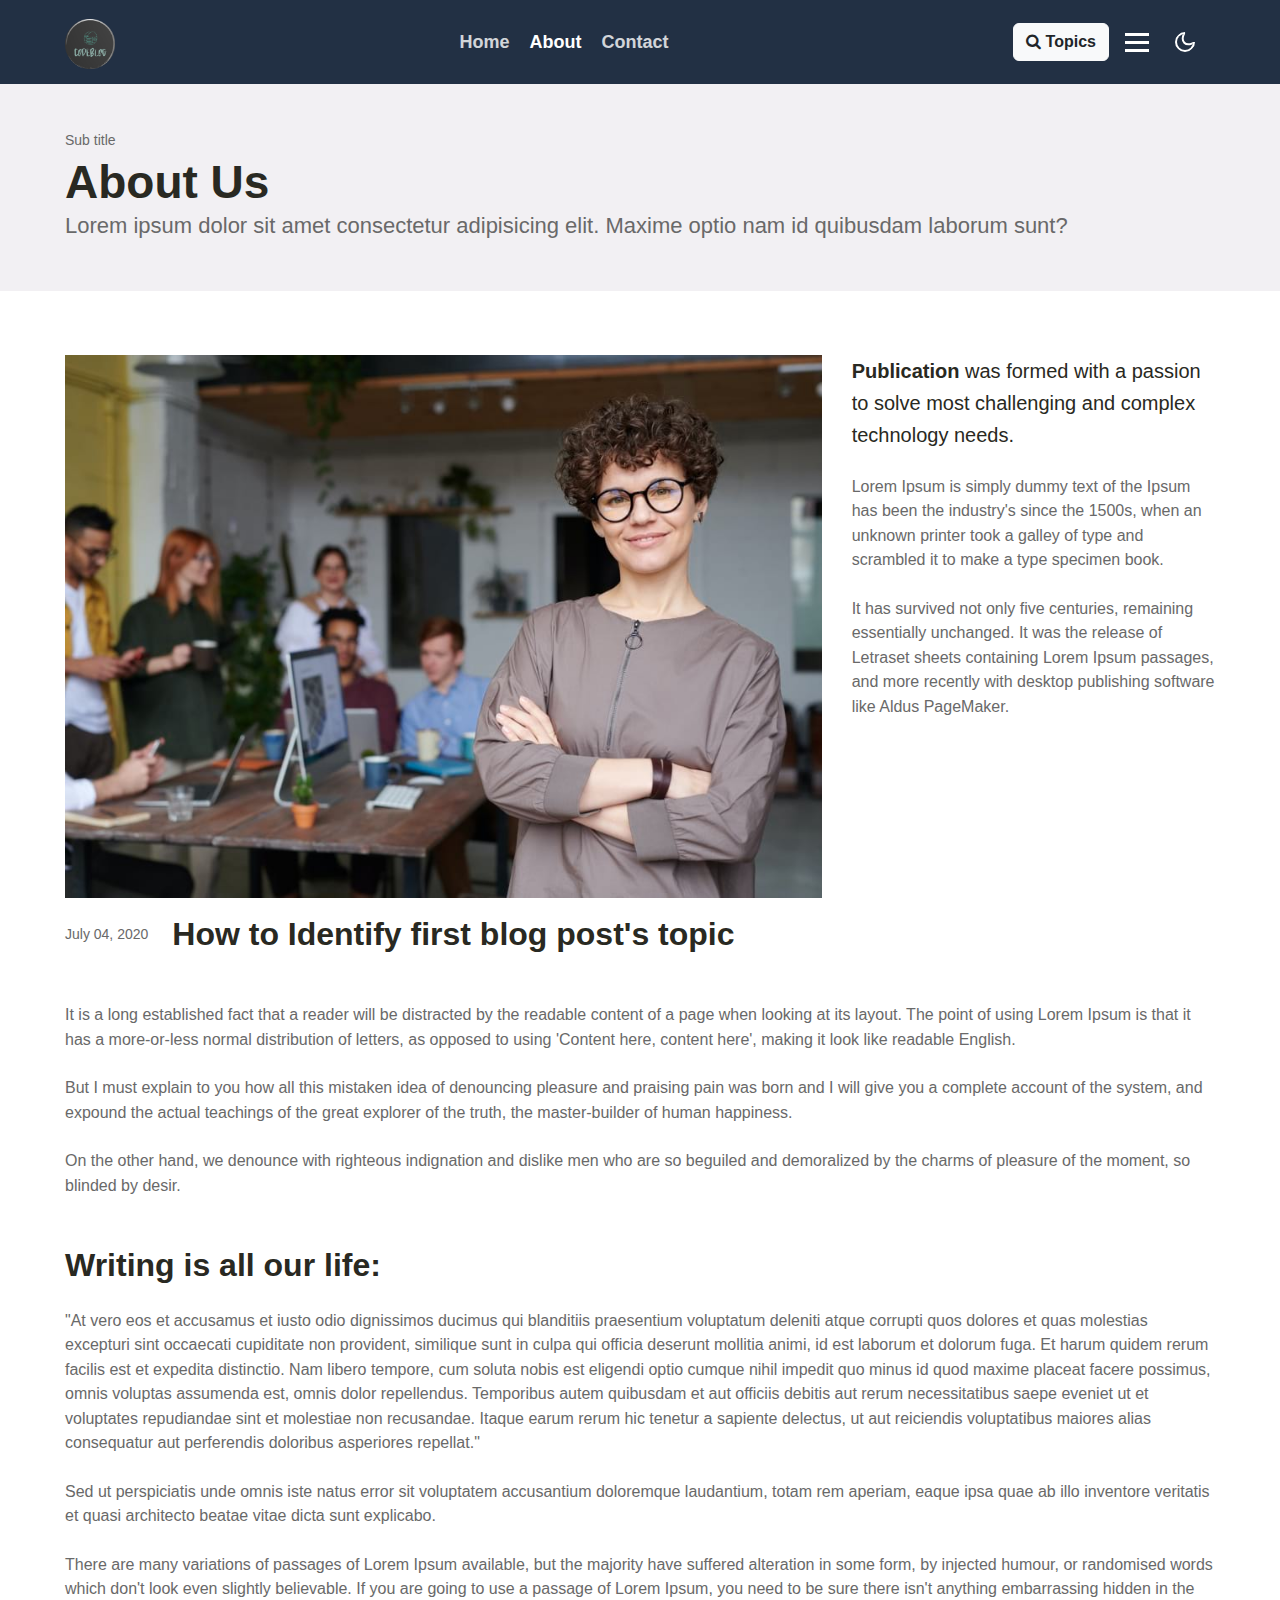
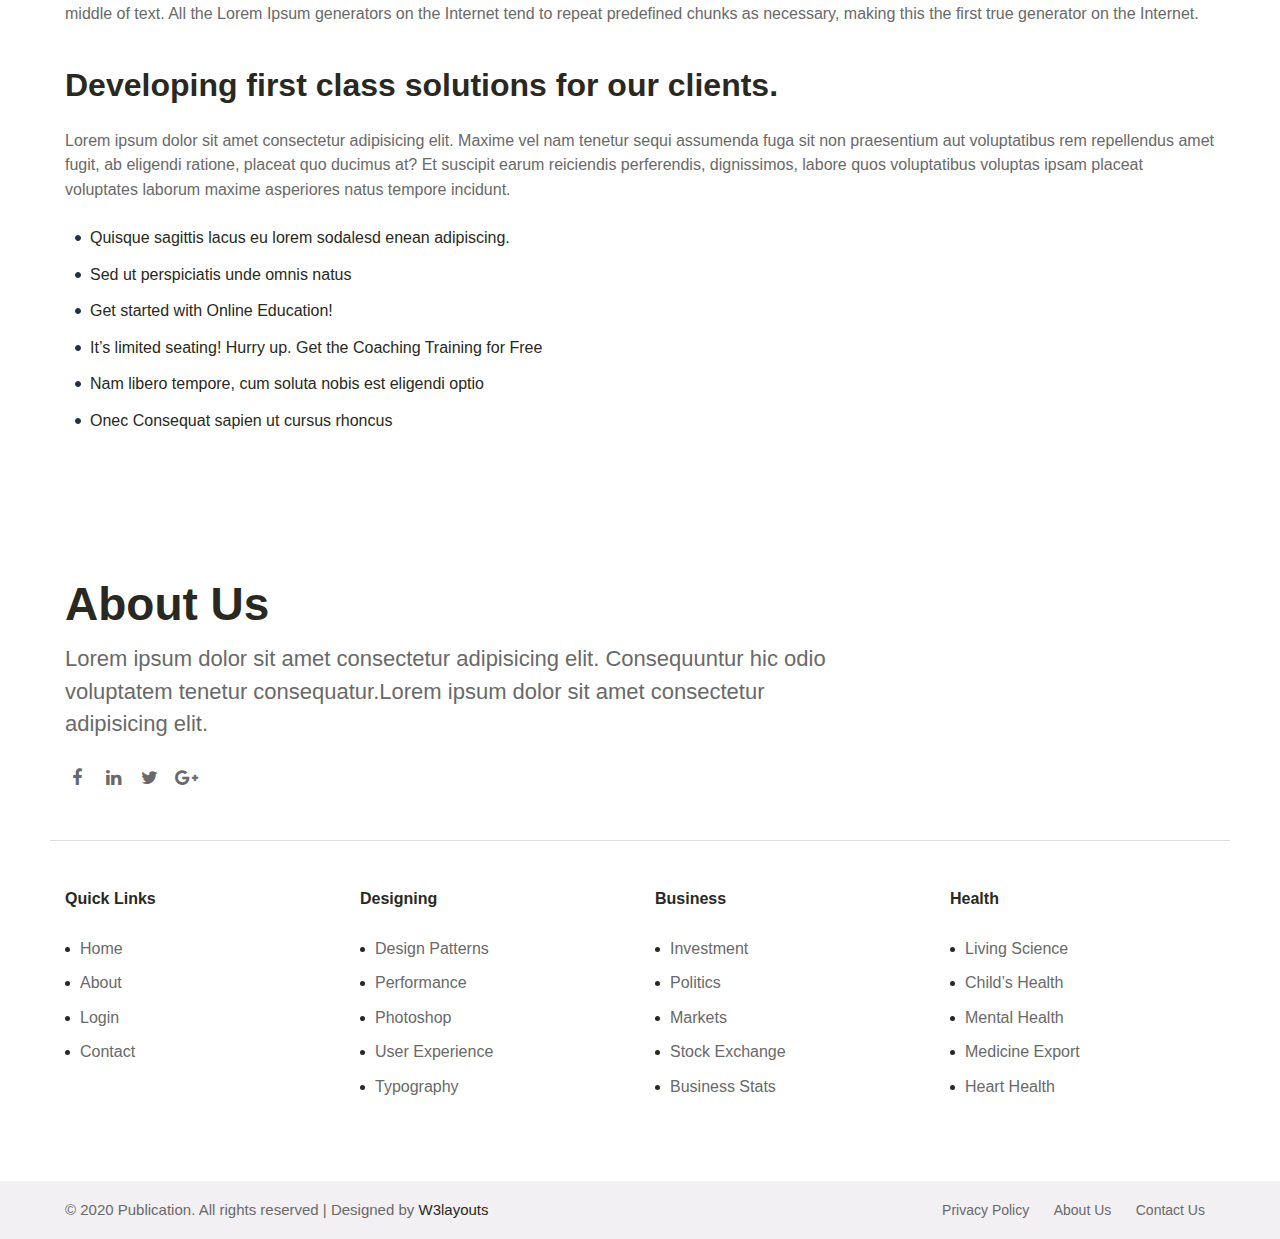
<file: about.html>
<!--
Author: W3layouts
Author URL: http://w3layouts.com
-->
<!doctype html>
<html lang="en">

<head>
  <!-- Required meta tags -->
  <meta charset="utf-8">
  <meta name="viewport" content="width=device-width, initial-scale=1, shrink-to-fit=no">

  <title>Code Blog</title>

  <!-- Template CSS -->
  <link rel="stylesheet" href="assets/css/style-starter.css">

  <link rel="icon" href="assets/images/Logo-Circul.png">


</head>

<body>
<!--header-->
<header id="site-header">
	<div class="container">
		<nav class="navbar navbar-expand-lg navbar-dark stroke p-0">
			<!-- <h1> <a class="navbar-brand" href="index.html">
					Publication
				</a></h1> -->
			 <!-- if logo is image enable this    -->
			
       <a class="navbar-brand" href="index.html">
        <img src="assets/images/Logo-Circul.png" alt="Your logo" title="Your logo" style="height:50px;" />
    </a>
			<button class="navbar-toggler  collapsed bg-gradient" type="button" data-toggle="collapse" data-target="#navbarTogglerDemo02"
				aria-controls="navbarTogglerDemo02" aria-expanded="false" aria-label="Toggle navigation">
				<span class="navbar-toggler-icon fa icon-expand fa-bars"></span>
				<span class="navbar-toggler-icon fa icon-close fa-times"></span>
				</span>
			</button>

			<div class="collapse navbar-collapse" id="navbarTogglerDemo02">
				<ul class="navbar-nav mx-auto">
					<li class="nav-item @@home-active">
						<a class="nav-link" href="index.html">Home <span class="sr-only">(current)</span></a>
					</li>
					<li class="nav-item active">
						<a class="nav-link" href="about.html">About</a>
					</li>
					<li class="nav-item @@contact-active">
						<a class="nav-link" href="contact.html">Contact</a>
					</li>
				</ul>
				<!--/search-right-->
				<div class="search-right">
					<a href="#search" class="btn btn-light theme-button mr-lg-3 mt-lg-0 mt-4" title="search"><span class="fa fa-search"
							aria-hidden="true"></span> Topics</a>
					<!-- search popup -->
					<div id="search" class="pop-overlay">
						<div class="popup">
							<form action="#search-results.html" method="post" class="search-box">
								<input type="search" placeholder="Search your Keyword" name="search" required="required" autofocus="">
								<button type="submit" class="btn"><span class="fa fa-search" aria-hidden="true"></span></button>
							</form>
							<div class="browse-items">
								<h3 class="hny-title two mt-md-5 mt-4">Browse all topics:</h3>
								<ul class="search-items">
									<li><a href="#blog.html">Design Patterns</a></li>
									<li><a href="#blog.html">Performance</a></li>
									<li><a href="#blog.html">Photoshop</a></li>
									<li><a href="#blog.html">User Experience</a></li>
									<li><a href="#blog.html">Typography</a></li>
									<li><a href="#blog.html">E-commerce</a></li>
									<li><a href="#blog.html">HTML</a></li>
									<li><a href="#blog.html">Illustration</a></li>
									<li><a href="#blog.html">Design Patterns</a></li>
									<li><a href="#blog.html">Performance</a></li>
									<li><a href="#blog.html">Photoshop</a></li>
									<li><a href="#blog.html">User Experience</a></li>
									<li><a href="#blog.html">Typography</a></li>
									<li><a href="#blog.html">E-commerce</a></li>
									<li><a href="#blog.html">HTML</a></li>
									<li><a href="#blog.html">Illustration</a></li>
								</ul>
							</div>
						</div>
						<a class="close" href="#close">×</a>
					</div>
					<!-- /search popup -->
					<a href="#domain" class="domain" data-toggle="modal" data-target="#DomainModal">
						<div class="hamburger1">
							<div></div>
							<div></div>
							<div></div>
						</div>
					</a>

					<!--//search-right-->
				</div>
			</div>

			<!-- toggle switch for light and dark theme -->
			<div class="mobile-position">
				<nav class="navigation">
					<div class="theme-switch-wrapper">
						<label class="theme-switch" for="checkbox">
							<input type="checkbox" id="checkbox">
							<div class="mode-container">
								<i class="gg-sun"></i>
								<i class="gg-moon"></i>
							</div>
						</label>
					</div>
				</nav>
			</div>
			<!-- //toggle switch for light and dark theme -->
		</nav>
	</div>
</header>
<!--/header-->


<!-- Domain Modal -->
<div class="modal right fade" id="DomainModal" tabindex="-1" role="dialog" aria-labelledby="DomainModalLabel2">
	<div class="modal-dialog" role="document">
		<div class="modal-content right-toggle-bg">

			<button type="button" class="close" data-dismiss="modal" aria-label="Close"><span aria-hidden="true">&times;</span></button>

			<div class="modal-body">
				<div class="modal__content">
					<h2 class="logo"><a class="logo-brand" href="index.html">
							Publication
						</a></h2>
					<!-- if logo is image enable this   
		<h2 class="logo">
			<img src="image-path" alt="Your logo" title="Your logo" style="height:35px;" />
		</h2> -->
					<p class="mt-md-3 mt-2">Lorem ipsum dolor sit amet, elit. Eos expedita ipsam at fugiat ab.</p>
					<div class="widget-menu-items mt-sm-5 mt-4">
						<h5 class="widget-title">Menu Items</h5>
						<nav class="navbar p-0">
							<ul class="navbar-nav">
								<li class="nav-item active">
									<a class="nav-link" href="index.html">Home</a>
								</li>
								<li class="nav-item">
									<a class="nav-link" href="about.html">About</a>
								</li>
								<li class="nav-item">
									<a class="nav-link" href="contact.html">Contact</a>
								</li>
							</ul>
						</nav>
					</div>
					<div class="widget-social-icons mt-sm-5 mt-4">
						<h5 class="widget-title">Contact Us</h5>
						<ul class="icon-rounded address">
							<li>
								<p> Lorem dolor sit, New York, USA</p>
							</li>
							<li class="mt-3">
								<p><span class="fa fa-phone"></span> <a href="tel:+44-568-88-33">+44-568-88-33</a></p>
							</li>
							<li class="mt-2">
								<p><span class="fa fa-envelope"></span> <a href="mailto:publication@mail.com">publication@mail.com</a></p>
							</li>
						</ul>
					</div>
					<div class="widget-social-icons mt-sm-5 mt-4">
						<h5 class="widget-title">Follow Us</h5>
						<ul class="icon-rounded">
							<li><a class="social-link twitter" href="#url" target="_blank"><i class="fa fa-twitter"></i></a></li>
							<li><a class="social-link linkedin" href="#url" target="_blank"><i class="fa fa-linkedin"></i></a></li>
							<li><a class="social-link tumblr" href="#url" target="_blank"><i class="fa fa-tumblr"></i></a></li>
						</ul>
					</div>
				</div>
			</div>
		</div>
		<!-- //modal-content -->
	</div>
	<!-- //modal-dialog -->
</div>
<!-- //Domain modal -->
<section class="w3l-breadcrumb py-5">
  <div class="container">
    <h6 class="sub-title">Sub title</h5>
      <div class="header-section">
        <h3>About Us</h3>
        <p>Lorem ipsum dolor sit amet consectetur adipisicing elit. Maxime optio nam id quibusdam laborum sunt?</p>
      </div>
  </div>
</section>
<!-- about -->
<div class="about py-5">
  <div class="container py-lg-3">
    <div class="row">
      <div class="col-lg-8 col-md-6 mt-lg-0 real-about-grid">
        <img src="assets/images/about.jpg" alt=" " class="img-fluid" />
        <div class="d-flex align-items-center mt-3">
          <h6 class="sub-title mb-0">July 04, 2020</h6>
                <h4 class="blog_post_title pl-4"> How to Identify first blog post's topic</h4>
                </div>


      </div>
      <div class="col-lg-4 col-md-6 publication-about-grid">
        <p class="mb-4 mt-0 about-title"><b>Publication</b> was formed with a passion to solve most challenging and complex technology needs.</p>
        <p class="mb-4">Lorem Ipsum is simply dummy text of the Ipsum has been the industry's since the 1500s, when an unknown printer took a galley
          of type and scrambled it to make a type specimen book.</p>
        <p class="mb-4">It has survived not only five centuries, remaining essentially unchanged. It was the release of Letraset sheets containing
          Lorem Ipsum
          passages, and more recently with desktop publishing software like Aldus PageMaker.</p>
      </div>
    </div>

    <div class="row mt-5">

      <div class="col-md-12 publication-about-grid">
        <p class="mb-4">It is a long established fact that a reader will be distracted by the readable content of a page when looking at its layout.
          The point of using Lorem Ipsum is that it has a more-or-less normal distribution of letters, as opposed to using 'Content here, content
          here', making it look like readable English.</p>

        <p class="mb-4">But I must explain to you how all this mistaken idea of denouncing pleasure and praising pain was born and I will give you a
          complete account of the system, and expound the actual teachings of the great explorer of the truth, the master-builder of human happiness.
        </p>

        <p class="mb-5">On the other hand, we denounce with righteous indignation and dislike men who are so beguiled and demoralized by the charms of
          pleasure of the moment, so blinded by desir.</p>

        <div class="my-4 header-about">
          <h3 class="mb-3 about-head-title">Writing is all our life:</h3>
        </div>
        <p class="mb-4">"At vero eos et accusamus et iusto odio dignissimos ducimus qui blanditiis praesentium voluptatum deleniti atque corrupti quos
          dolores et quas molestias excepturi sint occaecati cupiditate non provident, similique sunt in culpa qui officia deserunt mollitia animi, id
          est laborum et dolorum fuga. Et harum quidem rerum facilis est et expedita distinctio. Nam libero tempore, cum soluta nobis est eligendi
          optio cumque nihil impedit quo minus id quod maxime placeat facere possimus, omnis voluptas assumenda est, omnis dolor repellendus.
          Temporibus autem quibusdam et aut officiis debitis aut rerum necessitatibus saepe eveniet ut et voluptates repudiandae sint et molestiae non
          recusandae. Itaque earum rerum hic tenetur a sapiente delectus, ut aut reiciendis voluptatibus maiores alias consequatur aut perferendis
          doloribus asperiores repellat." </p>

        <p class="mb-4">Sed ut perspiciatis unde omnis iste natus error sit voluptatem accusantium doloremque laudantium, totam rem aperiam, eaque
          ipsa quae ab illo inventore veritatis et quasi architecto beatae vitae dicta sunt explicabo.</p>

        <p>There are many variations of passages of Lorem Ipsum available, but the majority have suffered alteration in some form, by injected humour,
          or randomised words which don't look even slightly believable. If you are going to use a passage of Lorem Ipsum, you need to be sure there
          isn't anything embarrassing hidden in the middle of text. All the Lorem Ipsum generators on the Internet tend to repeat predefined chunks as
          necessary, making this the first true generator on the Internet.</p>

        <div class="about-page-content mt-4 pt-lg-3">
          <h3 class="about-head-title m-0 mb-4">Developing first class solutions for our clients.</h3>
          <p class="mb-4">Lorem ipsum dolor sit amet consectetur adipisicing elit. Maxime vel nam tenetur sequi
            assumenda fuga
            sit non praesentium aut voluptatibus rem repellendus amet fugit, ab eligendi ratione, placeat quo
            ducimus at? Et suscipit earum reiciendis perferendis, dignissimos, labore quos voluptatibus voluptas
            ipsam placeat voluptates laborum maxime asperiores natus tempore incidunt. </p>
          <div class="text-list">
            <ol>
              <li>Quisque sagittis lacus eu lorem sodalesd enean adipiscing.</li>
              <li>Sed ut perspiciatis unde omnis natus</li>
              <li>Get started with Online Education!</li>
              <li>It’s limited seating! Hurry up. Get the Coaching Training for Free</li>
              <li>Nam libero tempore, cum soluta nobis est eligendi optio </li>
              <li>Onec Consequat sapien ut cursus rhoncus</li>
            </ol>
          </div>
        </div>
      </div>
    </div>
  </div>
</div>
<!-- subscribe form -->
<!-- <section class="w3l-subscribe">
  <div class="main-w3 py-5">
    <div class="container py-lg-3">
      <div class="grids-forms text-center">
        <div class="row">
          <div class="col-md-12">
            <span class="fa fa-envelope mb-3" aria-hidden="true"></span>
            <div class="header-section text-center">
              <h3>Keep up to date - Get Email updates</h3>
              <p>Get our latest news straight into your inbox</p>
            </div>
          </div>
        </div>
        <div class="row mt-md-5 mt-4">
          <div class="col-lg-7 col-md-9 mx-auto main-midd-2">
            <form action="#" method="post" class="rightside-form">
              <input type="email" name="email" placeholder="Input your e-mail" required>
              <button type="submit" class="btn btn-primary theme-button">Subscribe</button>
            </form>
          </div>
        </div>
      </div>
    </div>
  </div>
</section> -->
<!-- //subscribe form -->
<!-- footer-66 -->
<footer class="w3l-footer">
  <section class="footer-inner-main">
    <div class="footer-hny-grids py-5">
      <div class="container py-lg-4">
        <div class="text-txt">
          <div class="right-side">
            <div class="row footer-about pb-5">
              <div class="col-lg-9 footer-links">
                <div class="header-section">
                  <h3 class="mb-3">About Us</h3>
                  <p class="pr-lg-5">Lorem ipsum dolor sit amet consectetur adipisicing elit.
                    Consequuntur hic odio voluptatem tenetur consequatur.Lorem ipsum dolor sit amet
                    consectetur adipisicing elit. </p>
                </div>
                <div class="columns-2 mt-4">
                  <ul class="social">
                    <li><a href="#facebook"><span class="fa fa-facebook" aria-hidden="true"></span></a>
                    </li>
                    <li><a href="#linkedin"><span class="fa fa-linkedin" aria-hidden="true"></span></a>
                    </li>
                    <li><a href="#twitter"><span class="fa fa-twitter" aria-hidden="true"></span></a>
                    </li>
                    <li><a href="#google"><span class="fa fa-google-plus" aria-hidden="true"></span></a>
                    </li>

                  </ul>
                </div>
              </div>
            </div>
            <div class="row footer-links">

              <div class="col-md-3 col-sm-6 sub-two-right mt-5">
                <h6>Quick Links</h6>
                <ul>
                  <li><a href="index.html">Home</a> </li>
                  <li><a href="about.html">About</a> </li>
                  <li><a href="#login.html">Login</a></li>
                  <li><a href="contact.html">Contact</a></li>
                </ul>
              </div>
              <div class="col-md-3 col-sm-6 sub-two-right mt-5">
                <h6>Designing</h6>
                <ul>
                  <li><a href="#articles.html">Design Patterns</a> </li>
                  <li><a href="#articles.html">Performance</a> </li>
                  <li><a href="#articles.html">Photoshop</a> </li>
                  <li><a href="#articles.html">User Experience</a> </li>
                  <li><a href="#articles.html">Typography</a> </li>
                </ul>
              </div>
              <div class="col-md-3 col-sm-6 sub-two-right mt-5">
                <h6>Business</h6>
                <ul>
                  <li><a href="#blog.html">Investment</a> </li>
                  <li><a href="#blog.html">Politics</a> </li>
                  <li><a href="#blog.html">Markets</a> </li>
                  <li><a href="#blog.html">Stock Exchange</a> </li>
                  <li><a href="#blog.html">Business Stats</a> </li>
                </ul>
              </div>
              <div class="col-md-3 col-sm-6 sub-two-right mt-5">
                <h6>Health</h6>
                <ul>
                  <li><a href="#blog.html">Living Science</a> </li>
                  <li><a href="#blog.html">Child’s Health</a> </li>
                  <li><a href="#blog.html">Mental Health</a> </li>
                  <li><a href="#blog.html">Medicine Export</a> </li>
                  <li><a href="#blog.html">Heart Health</a> </li>
                </ul>
              </div>
            </div>
          </div>
        </div>
      </div>
    </div>
    </div>
    <div class="below-section">
      <div class="container">
        <div class="copyright-footer">
          <div class="columns text-lg-left">
            <p>&copy; 2020 Publication. All rights reserved | Designed by <a href="https://w3layouts.com">W3layouts</a></p>
          </div>
          <ul class="columns text-lg-right">
            <li><a href="#privacy-policy.html">Privacy Policy</a>
            </li>
            <li><a href="about.html">About Us</a>
            </li>
            <li><a href="contact.html">Contact Us</a>
            </li>
          </ul>
        </div>
      </div>
    </div>
    <!-- copyright -->
    <!-- move top -->
    <button onclick="topFunction()" id="movetop" title="Go to top">
      <span class="fa fa-arrow-up" aria-hidden="true"></span>
    </button>
    <script>
      // When the user scrolls down 20px from the top of the document, show the button
      window.onscroll = function () {
        scrollFunction()
      };

      function scrollFunction() {
        if (document.body.scrollTop > 20 || document.documentElement.scrollTop > 20) {
          document.getElementById("movetop").style.display = "block";
        } else {
          document.getElementById("movetop").style.display = "none";
        }
      }

      // When the user clicks on the button, scroll to the top of the document
      function topFunction() {
        document.body.scrollTop = 0;
        document.documentElement.scrollTop = 0;
      }
    </script>
    <!-- /move top -->

  </section>
</footer>
<!--//footer-66 -->

  <!-- jQuery JS -->
  <!-- <script src="assets/js/jquery-3.4.1.slim.min.js"></script> -->
  <script src="assets/js/jquery-1.9.1.min.js"></script>


  <script src="assets/js/theme-change.js"></script>

  <!-- responsive tabs -->
  <script src="assets/js/easyResponsiveTabs.js"></script>

  <!--Plug-in Initialisation-->
  <script type="text/javascript">
    $(document).ready(function () {
      //Horizontal Tab
      $('#parentHorizontalTab').easyResponsiveTabs({
        type: 'default', //Types: default, vertical, accordion
        width: 'auto', //auto or any width like 600px
        fit: true, // 100% fit in a container
        tabidentify: 'hor_1', // The tab groups identifier
        activate: function (event) { // Callback function if tab is switched
          var $tab = $(this);
          var $info = $('#nested-tabInfo');
          var $name = $('span', $info);
          $name.text($tab.text());
          $info.show();
        }
      });
    });
  </script>
  <!-- Template JavaScript -->
  <script src="assets/js/owl.carousel.js"></script>
  <!-- script for banner slider-->
  <script>
    $(document).ready(function () {
      $('.owl-one').owlCarousel({
        loop: true,
        margin: 0,
        nav: false,
        responsiveClass: true,
        autoplay: true,
        autoplayTimeout: 5000,
        autoplaySpeed: 1000,
        autoplayHoverPause: false,
        responsive: {
          0: {
            items: 1,
            nav: false
          },
          480: {
            items: 1,
            nav: false
          },
          667: {
            items: 1,
            nav: true
          },
          1000: {
            items: 1,
            nav: true
          }
        }
      })
    })
  </script>
  <!-- //script -->

  <!-- disable body scroll which navbar is in active -->
  <script>
    $(function () {
      $('.navbar-toggler').click(function () {
        $('body').toggleClass('noscroll');
      })
    });
  </script>
  <!-- disable body scroll which navbar is in active -->


  <!-- Bootstrap JS -->
  <script src="assets/js/bootstrap.min.js"></script>
  </body>

  </html>
</file>
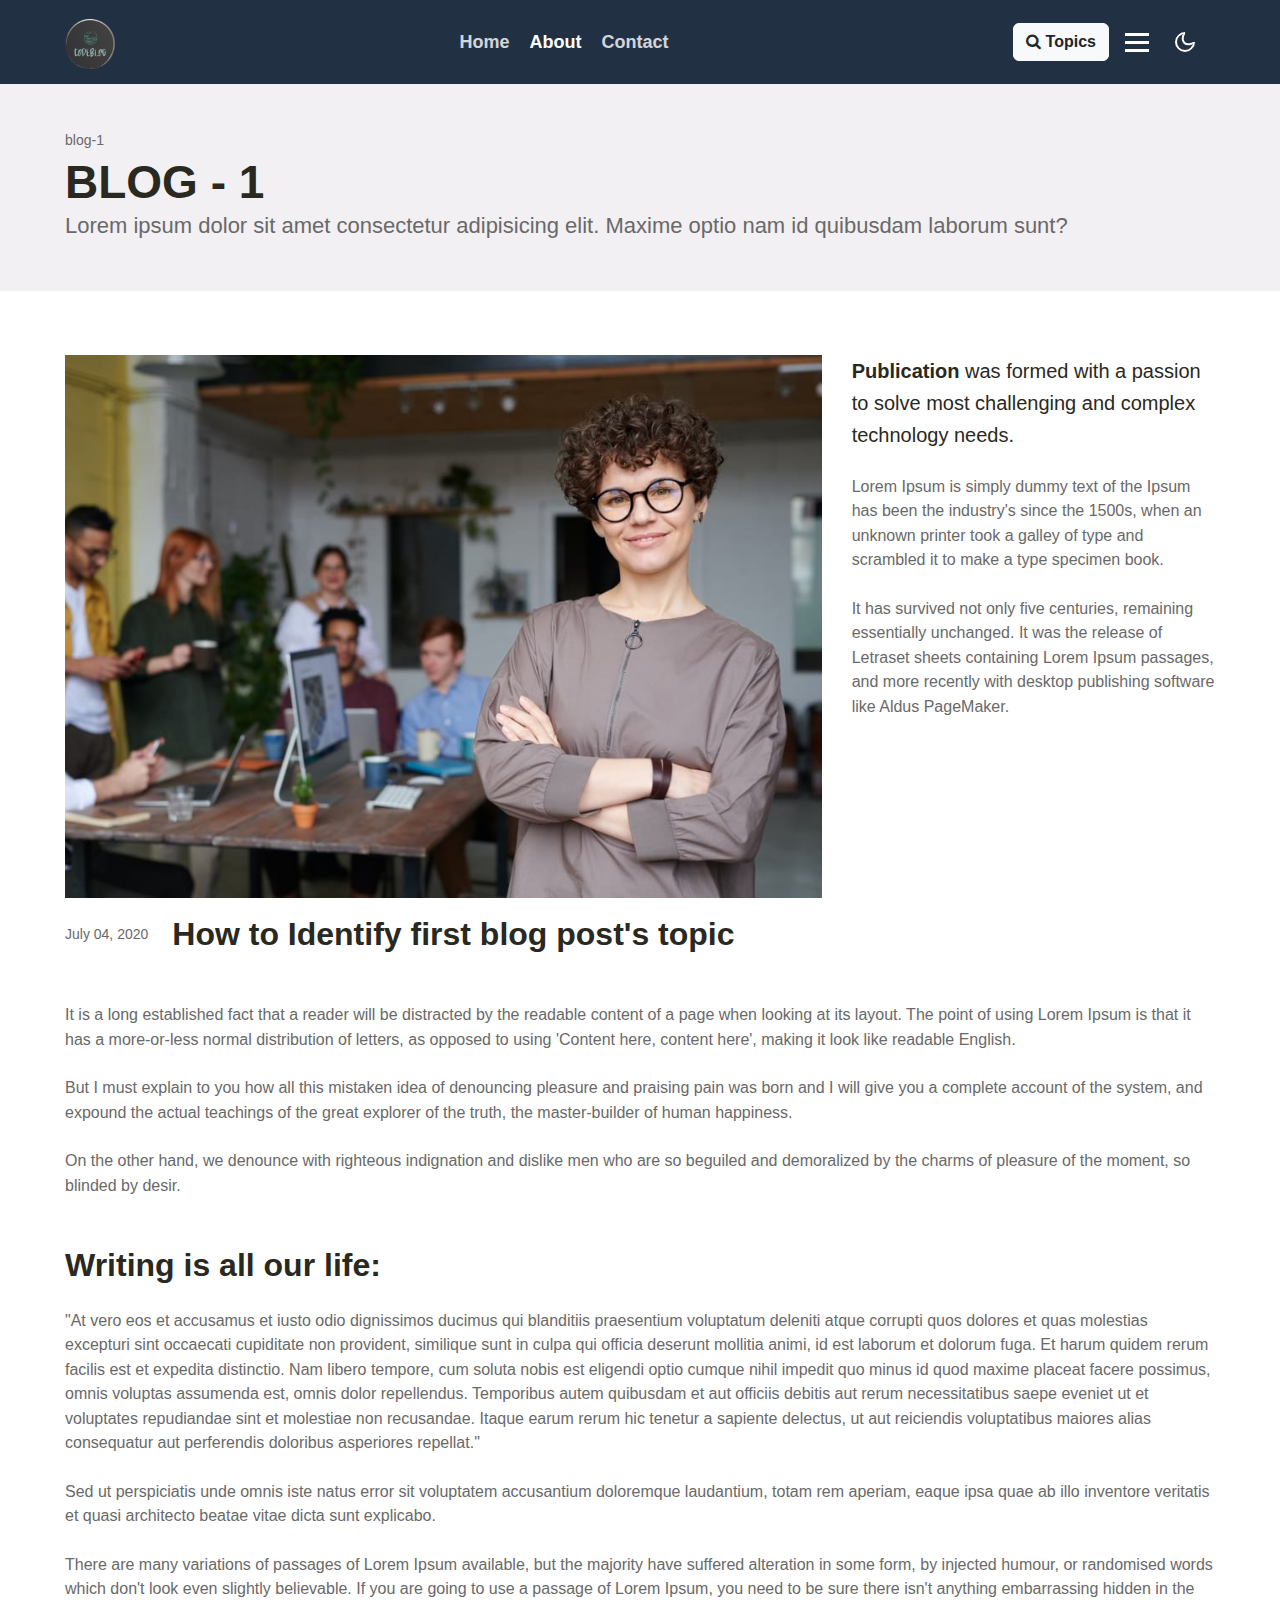
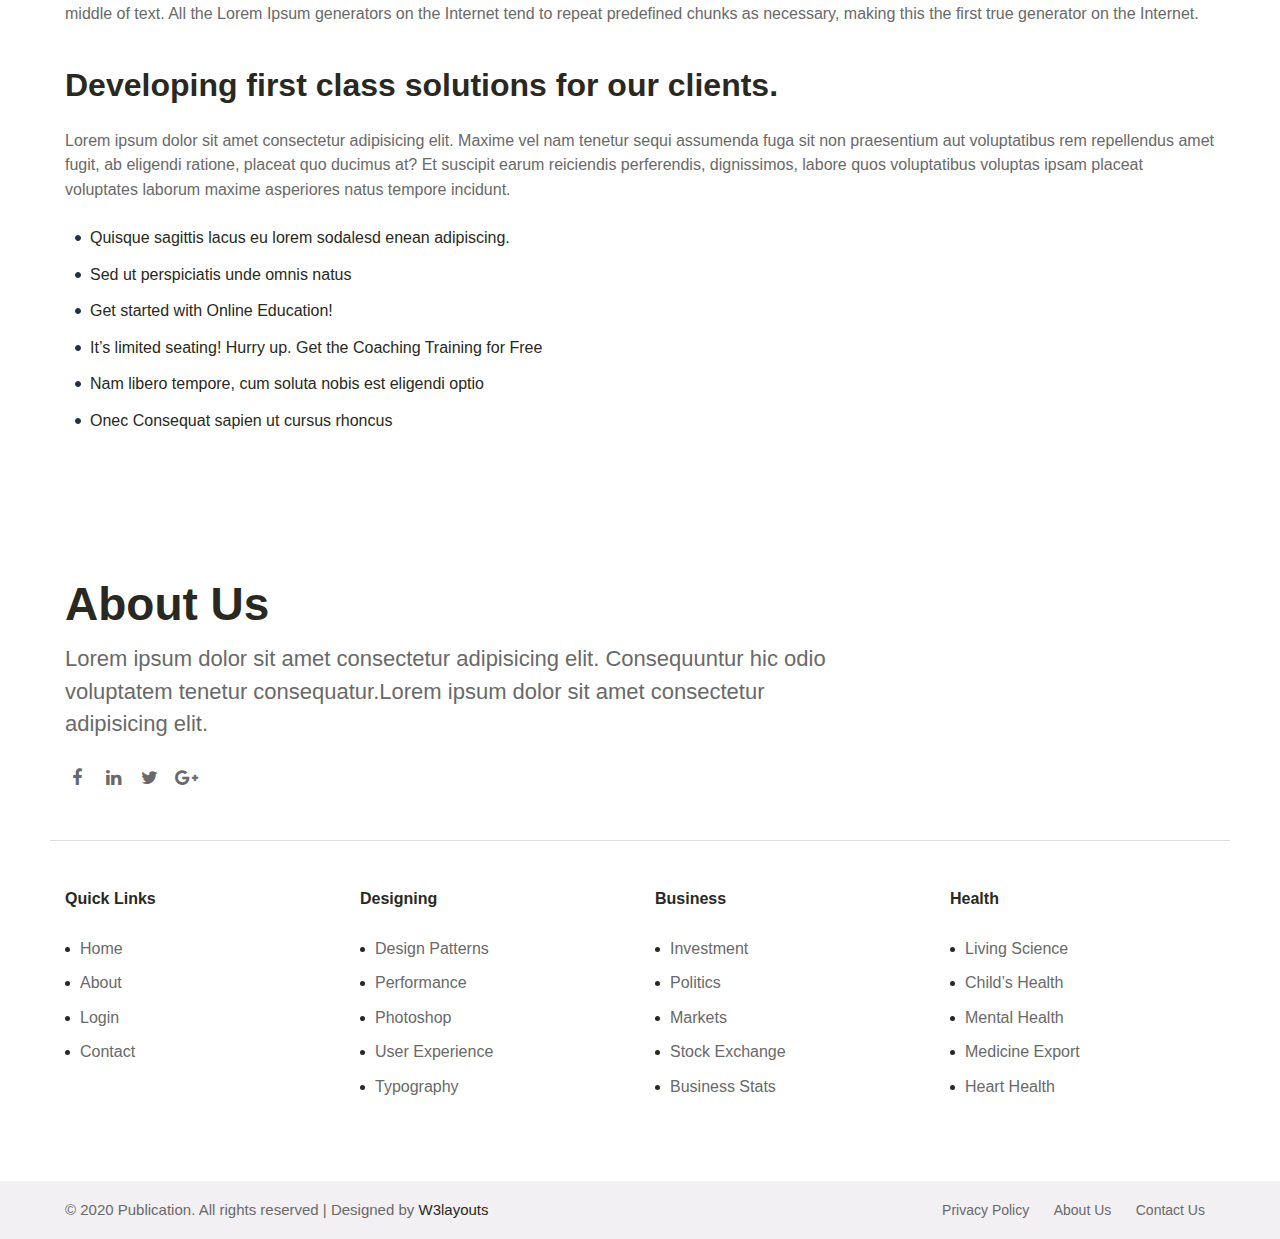
<file: asd324ds4ds.html>
<!--
Author: W3layouts
Author URL: http://w3layouts.com
-->
<!doctype html>
<html lang="en">

<head>
  <!-- Required meta tags -->
  <meta charset="utf-8">
  <meta name="viewport" content="width=device-width, initial-scale=1, shrink-to-fit=no">

  <title>Code Blog</title>

  <!-- Template CSS -->
  <link rel="stylesheet" href="./assets/css/style-starter.css">

  <link rel="icon" href="./assets/images/Logo-Circul.png">

</head>

<body>
<!--header-->
<header id="site-header">
	<div class="container">
		<nav class="navbar navbar-expand-lg navbar-dark stroke p-0">
			<!-- <h1> <a class="navbar-brand" href="index.html">
					Publication
				</a></h1> -->
			 <!-- if logo is image enable this    -->
			
       <a class="navbar-brand" href="index.html">
        <img src="./assets/images/Logo-Circul.png" alt="Your logo" title="Your logo" style="height:50px;" />
    </a>
			<button class="navbar-toggler  collapsed bg-gradient" type="button" data-toggle="collapse" data-target="#navbarTogglerDemo02"
				aria-controls="navbarTogglerDemo02" aria-expanded="false" aria-label="Toggle navigation">
				<span class="navbar-toggler-icon fa icon-expand fa-bars"></span>
				<span class="navbar-toggler-icon fa icon-close fa-times"></span>
				</span>
			</button>

			<div class="collapse navbar-collapse" id="navbarTogglerDemo02">
				<ul class="navbar-nav mx-auto">
					<li class="nav-item @@home-active">
						<a class="nav-link" href="index.html">Home <span class="sr-only">(current)</span></a>
					</li>
					<li class="nav-item active">
						<a class="nav-link" href="about.html">About</a>
					</li>
					<li class="nav-item @@contact-active">
						<a class="nav-link" href="contact.html">Contact</a>
					</li>
				</ul>
				<!--/search-right-->
				<div class="search-right">
					<a href="#search" class="btn btn-light theme-button mr-lg-3 mt-lg-0 mt-4" title="search"><span class="fa fa-search"
							aria-hidden="true"></span> Topics</a>
					<!-- search popup -->
					<div id="search" class="pop-overlay">
						<div class="popup">
							<form action="#search-results.html" method="post" class="search-box">
								<input type="search" placeholder="Search your Keyword" name="search" required="required" autofocus="">
								<button type="submit" class="btn"><span class="fa fa-search" aria-hidden="true"></span></button>
							</form>
							<div class="browse-items">
								<h3 class="hny-title two mt-md-5 mt-4">Browse all topics:</h3>
								<ul class="search-items">
									<li><a href="#blog.html">Design Patterns</a></li>
									<li><a href="#blog.html">Performance</a></li>
									<li><a href="#blog.html">Photoshop</a></li>
									<li><a href="#blog.html">User Experience</a></li>
									<li><a href="#blog.html">Typography</a></li>
									<li><a href="#blog.html">E-commerce</a></li>
									<li><a href="#blog.html">HTML</a></li>
									<li><a href="#blog.html">Illustration</a></li>
									<li><a href="#blog.html">Design Patterns</a></li>
									<li><a href="#blog.html">Performance</a></li>
									<li><a href="#blog.html">Photoshop</a></li>
									<li><a href="#blog.html">User Experience</a></li>
									<li><a href="#blog.html">Typography</a></li>
									<li><a href="#blog.html">E-commerce</a></li>
									<li><a href="#blog.html">HTML</a></li>
									<li><a href="#blog.html">Illustration</a></li>
								</ul>
							</div>
						</div>
						<a class="close" href="#close">×</a>
					</div>
					<!-- /search popup -->
					<a href="#domain" class="domain" data-toggle="modal" data-target="#DomainModal">
						<div class="hamburger1">
							<div></div>
							<div></div>
							<div></div>
						</div>
					</a>

					<!--//search-right-->
				</div>
			</div>

			<!-- toggle switch for light and dark theme -->
			<div class="mobile-position">
				<nav class="navigation">
					<div class="theme-switch-wrapper">
						<label class="theme-switch" for="checkbox">
							<input type="checkbox" id="checkbox">
							<div class="mode-container">
								<i class="gg-sun"></i>
								<i class="gg-moon"></i>
							</div>
						</label>
					</div>
				</nav>
			</div>
			<!-- //toggle switch for light and dark theme -->
		</nav>
	</div>
</header>
<!--/header-->


<!-- Domain Modal -->
<div class="modal right fade" id="DomainModal" tabindex="-1" role="dialog" aria-labelledby="DomainModalLabel2">
	<div class="modal-dialog" role="document">
		<div class="modal-content right-toggle-bg">

			<button type="button" class="close" data-dismiss="modal" aria-label="Close"><span aria-hidden="true">&times;</span></button>

			<div class="modal-body">
				<div class="modal__content">
					<h2 class="logo"><a class="logo-brand" href="index.html">
							Publication
						</a></h2>
					<!-- if logo is image enable this   
		<h2 class="logo">
			<img src="image-path" alt="Your logo" title="Your logo" style="height:35px;" />
		</h2> -->
					<p class="mt-md-3 mt-2">Lorem ipsum dolor sit amet, elit. Eos expedita ipsam at fugiat ab.</p>
					<div class="widget-menu-items mt-sm-5 mt-4">
						<h5 class="widget-title">Menu Items</h5>
						<nav class="navbar p-0">
							<ul class="navbar-nav">
								<li class="nav-item active">
									<a class="nav-link" href="index.html">Home</a>
								</li>
								<li class="nav-item">
									<a class="nav-link" href="about.html">About</a>
								</li>
								<li class="nav-item">
									<a class="nav-link" href="contact.html">Contact</a>
								</li>
							</ul>
						</nav>
					</div>
					<div class="widget-social-icons mt-sm-5 mt-4">
						<h5 class="widget-title">Contact Us</h5>
						<ul class="icon-rounded address">
							<li>
								<p> Lorem dolor sit, New York, USA</p>
							</li>
							<li class="mt-3">
								<p><span class="fa fa-phone"></span> <a href="tel:+44-568-88-33">+44-568-88-33</a></p>
							</li>
							<li class="mt-2">
								<p><span class="fa fa-envelope"></span> <a href="mailto:publication@mail.com">publication@mail.com</a></p>
							</li>
						</ul>
					</div>
					<div class="widget-social-icons mt-sm-5 mt-4">
						<h5 class="widget-title">Follow Us</h5>
						<ul class="icon-rounded">
							<li><a class="social-link twitter" href="#url" target="_blank"><i class="fa fa-twitter"></i></a></li>
							<li><a class="social-link linkedin" href="#url" target="_blank"><i class="fa fa-linkedin"></i></a></li>
							<li><a class="social-link tumblr" href="#url" target="_blank"><i class="fa fa-tumblr"></i></a></li>
						</ul>
					</div>
				</div>
			</div>
		</div>
		<!-- //modal-content -->
	</div>
	<!-- //modal-dialog -->
</div>
<!-- //Domain modal -->
<section class="w3l-breadcrumb py-5">
  <div class="container">
    <h6 class="sub-title">blog-1</h5>
      <div class="header-section">
        <h3>BLOG - 1</h3>
        <p>Lorem ipsum dolor sit amet consectetur adipisicing elit. Maxime optio nam id quibusdam laborum sunt?</p>
      </div>
  </div>
</section>
<!-- about -->
<div class="about py-5">
  <div class="container py-lg-3">
    <div class="row">
      <div class="col-lg-8 col-md-6 mt-lg-0 real-about-grid">
        <img src="./assets/images/about.jpg" alt=" " class="img-fluid" />
        <div class="d-flex align-items-center mt-3">
          <h6 class="sub-title mb-0">July 04, 2020</h6>
                <h4 class="blog_post_title pl-4"> How to Identify first blog post's topic</h4>
                </div>


      </div>
      <div class="col-lg-4 col-md-6 publication-about-grid">
        <p class="mb-4 mt-0 about-title"><b>Publication</b> was formed with a passion to solve most challenging and complex technology needs.</p>
        <p class="mb-4">Lorem Ipsum is simply dummy text of the Ipsum has been the industry's since the 1500s, when an unknown printer took a galley
          of type and scrambled it to make a type specimen book.</p>
        <p class="mb-4">It has survived not only five centuries, remaining essentially unchanged. It was the release of Letraset sheets containing
          Lorem Ipsum
          passages, and more recently with desktop publishing software like Aldus PageMaker.</p>
      </div>
    </div>

    <div class="row mt-5">

      <div class="col-md-12 publication-about-grid">
        <p class="mb-4">It is a long established fact that a reader will be distracted by the readable content of a page when looking at its layout.
          The point of using Lorem Ipsum is that it has a more-or-less normal distribution of letters, as opposed to using 'Content here, content
          here', making it look like readable English.</p>

        <p class="mb-4">But I must explain to you how all this mistaken idea of denouncing pleasure and praising pain was born and I will give you a
          complete account of the system, and expound the actual teachings of the great explorer of the truth, the master-builder of human happiness.
        </p>

        <p class="mb-5">On the other hand, we denounce with righteous indignation and dislike men who are so beguiled and demoralized by the charms of
          pleasure of the moment, so blinded by desir.</p>

        <div class="my-4 header-about">
          <h3 class="mb-3 about-head-title">Writing is all our life:</h3>
        </div>
        <p class="mb-4">"At vero eos et accusamus et iusto odio dignissimos ducimus qui blanditiis praesentium voluptatum deleniti atque corrupti quos
          dolores et quas molestias excepturi sint occaecati cupiditate non provident, similique sunt in culpa qui officia deserunt mollitia animi, id
          est laborum et dolorum fuga. Et harum quidem rerum facilis est et expedita distinctio. Nam libero tempore, cum soluta nobis est eligendi
          optio cumque nihil impedit quo minus id quod maxime placeat facere possimus, omnis voluptas assumenda est, omnis dolor repellendus.
          Temporibus autem quibusdam et aut officiis debitis aut rerum necessitatibus saepe eveniet ut et voluptates repudiandae sint et molestiae non
          recusandae. Itaque earum rerum hic tenetur a sapiente delectus, ut aut reiciendis voluptatibus maiores alias consequatur aut perferendis
          doloribus asperiores repellat." </p>

        <p class="mb-4">Sed ut perspiciatis unde omnis iste natus error sit voluptatem accusantium doloremque laudantium, totam rem aperiam, eaque
          ipsa quae ab illo inventore veritatis et quasi architecto beatae vitae dicta sunt explicabo.</p>

        <p>There are many variations of passages of Lorem Ipsum available, but the majority have suffered alteration in some form, by injected humour,
          or randomised words which don't look even slightly believable. If you are going to use a passage of Lorem Ipsum, you need to be sure there
          isn't anything embarrassing hidden in the middle of text. All the Lorem Ipsum generators on the Internet tend to repeat predefined chunks as
          necessary, making this the first true generator on the Internet.</p>

        <div class="about-page-content mt-4 pt-lg-3">
          <h3 class="about-head-title m-0 mb-4">Developing first class solutions for our clients.</h3>
          <p class="mb-4">Lorem ipsum dolor sit amet consectetur adipisicing elit. Maxime vel nam tenetur sequi
            assumenda fuga
            sit non praesentium aut voluptatibus rem repellendus amet fugit, ab eligendi ratione, placeat quo
            ducimus at? Et suscipit earum reiciendis perferendis, dignissimos, labore quos voluptatibus voluptas
            ipsam placeat voluptates laborum maxime asperiores natus tempore incidunt. </p>
          <div class="text-list">
            <ol>
              <li>Quisque sagittis lacus eu lorem sodalesd enean adipiscing.</li>
              <li>Sed ut perspiciatis unde omnis natus</li>
              <li>Get started with Online Education!</li>
              <li>It’s limited seating! Hurry up. Get the Coaching Training for Free</li>
              <li>Nam libero tempore, cum soluta nobis est eligendi optio </li>
              <li>Onec Consequat sapien ut cursus rhoncus</li>
            </ol>
          </div>
        </div>
      </div>
    </div>
  </div>
</div>
<!-- subscribe form -->
<!-- <section class="w3l-subscribe">
  <div class="main-w3 py-5">
    <div class="container py-lg-3">
      <div class="grids-forms text-center">
        <div class="row">
          <div class="col-md-12">
            <span class="fa fa-envelope mb-3" aria-hidden="true"></span>
            <div class="header-section text-center">
              <h3>Keep up to date - Get Email updates</h3>
              <p>Get our latest news straight into your inbox</p>
            </div>
          </div>
        </div>
        <div class="row mt-md-5 mt-4">
          <div class="col-lg-7 col-md-9 mx-auto main-midd-2">
            <form action="#" method="post" class="rightside-form">
              <input type="email" name="email" placeholder="Input your e-mail" required>
              <button type="submit" class="btn btn-primary theme-button">Subscribe</button>
            </form>
          </div>
        </div>
      </div>
    </div>
  </div>
</section> -->
<!-- //subscribe form -->
<!-- footer-66 -->
<footer class="w3l-footer">
  <section class="footer-inner-main">
    <div class="footer-hny-grids py-5">
      <div class="container py-lg-4">
        <div class="text-txt">
          <div class="right-side">
            <div class="row footer-about pb-5">
              <div class="col-lg-9 footer-links">
                <div class="header-section">
                  <h3 class="mb-3">About Us</h3>
                  <p class="pr-lg-5">Lorem ipsum dolor sit amet consectetur adipisicing elit.
                    Consequuntur hic odio voluptatem tenetur consequatur.Lorem ipsum dolor sit amet
                    consectetur adipisicing elit. </p>
                </div>
                <div class="columns-2 mt-4">
                  <ul class="social">
                    <li><a href="#facebook"><span class="fa fa-facebook" aria-hidden="true"></span></a>
                    </li>
                    <li><a href="#linkedin"><span class="fa fa-linkedin" aria-hidden="true"></span></a>
                    </li>
                    <li><a href="#twitter"><span class="fa fa-twitter" aria-hidden="true"></span></a>
                    </li>
                    <li><a href="#google"><span class="fa fa-google-plus" aria-hidden="true"></span></a>
                    </li>

                  </ul>
                </div>
              </div>
            </div>
            <div class="row footer-links">

              <div class="col-md-3 col-sm-6 sub-two-right mt-5">
                <h6>Quick Links</h6>
                <ul>
                  <li><a href="index.html">Home</a> </li>
                  <li><a href="about.html">About</a> </li>
                  <li><a href="#login.html">Login</a></li>
                  <li><a href="contact.html">Contact</a></li>
                </ul>
              </div>
              <div class="col-md-3 col-sm-6 sub-two-right mt-5">
                <h6>Designing</h6>
                <ul>
                  <li><a href="#articles.html">Design Patterns</a> </li>
                  <li><a href="#articles.html">Performance</a> </li>
                  <li><a href="#articles.html">Photoshop</a> </li>
                  <li><a href="#articles.html">User Experience</a> </li>
                  <li><a href="#articles.html">Typography</a> </li>
                </ul>
              </div>
              <div class="col-md-3 col-sm-6 sub-two-right mt-5">
                <h6>Business</h6>
                <ul>
                  <li><a href="#blog.html">Investment</a> </li>
                  <li><a href="#blog.html">Politics</a> </li>
                  <li><a href="#blog.html">Markets</a> </li>
                  <li><a href="#blog.html">Stock Exchange</a> </li>
                  <li><a href="#blog.html">Business Stats</a> </li>
                </ul>
              </div>
              <div class="col-md-3 col-sm-6 sub-two-right mt-5">
                <h6>Health</h6>
                <ul>
                  <li><a href="#blog.html">Living Science</a> </li>
                  <li><a href="#blog.html">Child’s Health</a> </li>
                  <li><a href="#blog.html">Mental Health</a> </li>
                  <li><a href="#blog.html">Medicine Export</a> </li>
                  <li><a href="#blog.html">Heart Health</a> </li>
                </ul>
              </div>
            </div>
          </div>
        </div>
      </div>
    </div>
    </div>
    <div class="below-section">
      <div class="container">
        <div class="copyright-footer">
          <div class="columns text-lg-left">
            <p>&copy; 2020 Publication. All rights reserved | Designed by <a href="https://w3layouts.com">W3layouts</a></p>
          </div>
          <ul class="columns text-lg-right">
            <li><a href="#privacy-policy.html">Privacy Policy</a>
            </li>
            <li><a href="about.html">About Us</a>
            </li>
            <li><a href="contact.html">Contact Us</a>
            </li>
          </ul>
        </div>
      </div>
    </div>
    <!-- copyright -->
    <!-- move top -->
    <button onclick="topFunction()" id="movetop" title="Go to top">
      <span class="fa fa-arrow-up" aria-hidden="true"></span>
    </button>
    <script>
      // When the user scrolls down 20px from the top of the document, show the button
      window.onscroll = function () {
        scrollFunction()
      };

      function scrollFunction() {
        if (document.body.scrollTop > 20 || document.documentElement.scrollTop > 20) {
          document.getElementById("movetop").style.display = "block";
        } else {
          document.getElementById("movetop").style.display = "none";
        }
      }

      // When the user clicks on the button, scroll to the top of the document
      function topFunction() {
        document.body.scrollTop = 0;
        document.documentElement.scrollTop = 0;
      }
    </script>
    <!-- /move top -->

  </section>
</footer>
<!--//footer-66 -->

  <!-- jQuery JS -->
  <!-- <script src="./assets/js/jquery-3.4.1.slim.min.js"></script> -->
  <script src="./assets/js/jquery-1.9.1.min.js"></script>


  <script src="./assets/js/theme-change.js"></script>

  <!-- responsive tabs -->
  <script src="./assets/js/easyResponsiveTabs.js"></script>

  <!--Plug-in Initialisation-->
  <script type="text/javascript">
    $(document).ready(function () {
      //Horizontal Tab
      $('#parentHorizontalTab').easyResponsiveTabs({
        type: 'default', //Types: default, vertical, accordion
        width: 'auto', //auto or any width like 600px
        fit: true, // 100% fit in a container
        tabidentify: 'hor_1', // The tab groups identifier
        activate: function (event) { // Callback function if tab is switched
          var $tab = $(this);
          var $info = $('#nested-tabInfo');
          var $name = $('span', $info);
          $name.text($tab.text());
          $info.show();
        }
      });
    });
  </script>
  <!-- Template JavaScript -->
  <script src="/assets/js/owl.carousel.js"></script>
  <!-- script for banner slider-->
  <script>
    $(document).ready(function () {
      $('.owl-one').owlCarousel({
        loop: true,
        margin: 0,
        nav: false,
        responsiveClass: true,
        autoplay: true,
        autoplayTimeout: 5000,
        autoplaySpeed: 1000,
        autoplayHoverPause: false,
        responsive: {
          0: {
            items: 1,
            nav: false
          },
          480: {
            items: 1,
            nav: false
          },
          667: {
            items: 1,
            nav: true
          },
          1000: {
            items: 1,
            nav: true
          }
        }
      })
    })
  </script>
  <!-- //script -->

  <!-- disable body scroll which navbar is in active -->
  <script>
    $(function () {
      $('.navbar-toggler').click(function () {
        $('body').toggleClass('noscroll');
      })
    });
  </script>
  <!-- disable body scroll which navbar is in active -->


  <!-- Bootstrap JS -->
  <script src="./assets/js/bootstrap.min.js"></script>
  </body>

  </html>
</file>
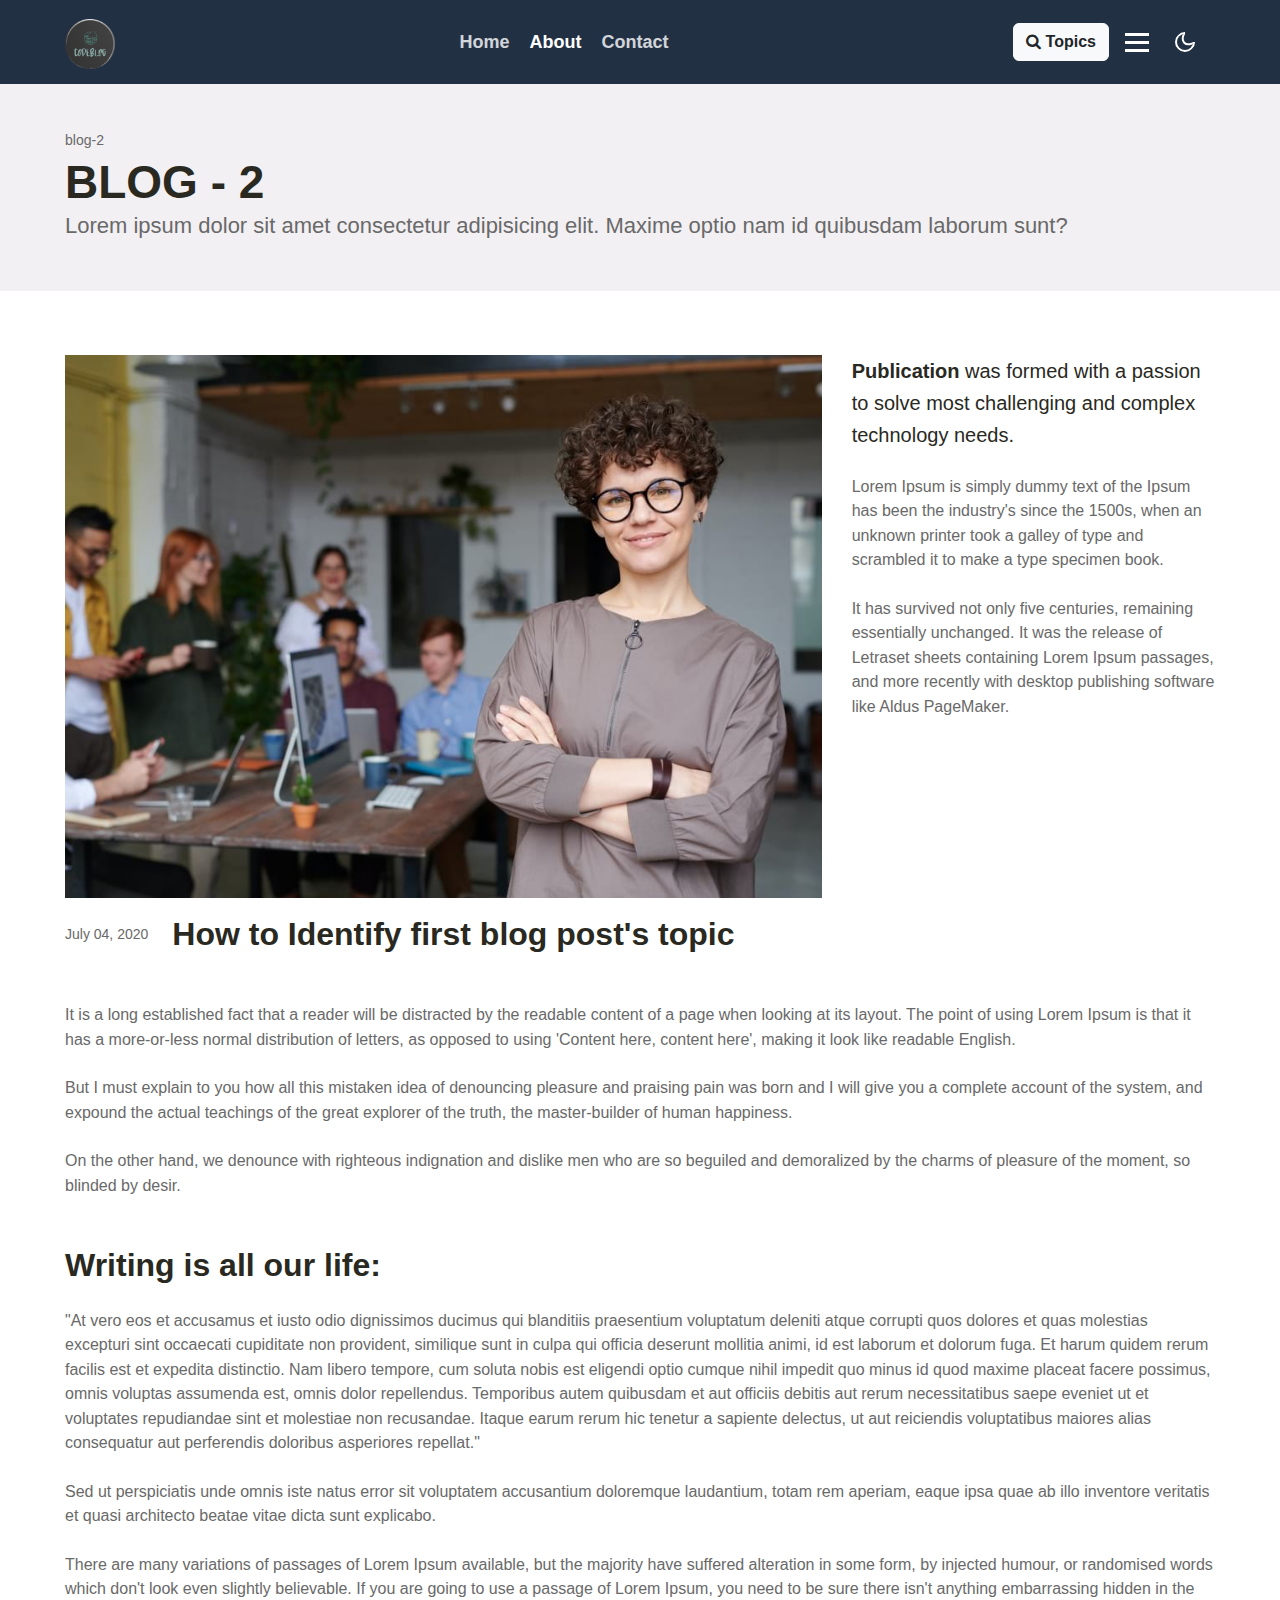
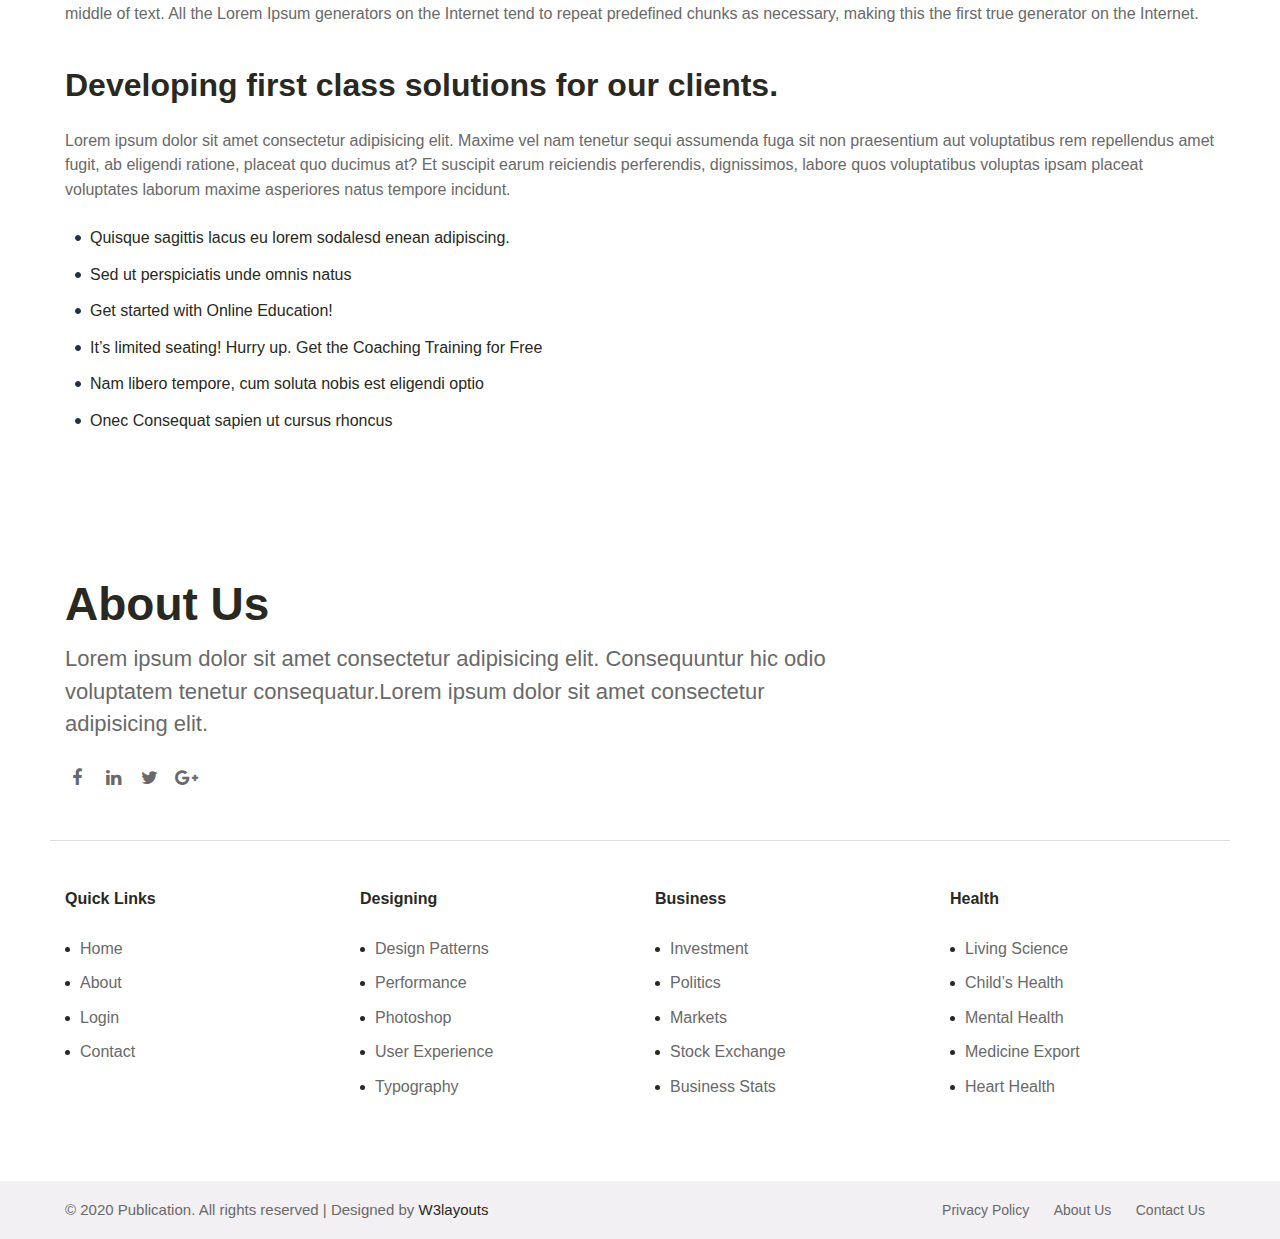
<file: asd3fdg34rds.html>
<!--
Author: W3layouts
Author URL: http://w3layouts.com
-->
<!doctype html>
<html lang="en">

<head>
  <!-- Required meta tags -->
  <meta charset="utf-8">
  <meta name="viewport" content="width=device-width, initial-scale=1, shrink-to-fit=no">

  <title>Code Blog</title>

  <!-- Template CSS -->
  <link rel="stylesheet" href="./assets/css/style-starter.css">

  <link rel="icon" href="./assets/images/Logo-Circul.png">


</head>

<body>
<!--header-->
<header id="site-header">
	<div class="container">
		<nav class="navbar navbar-expand-lg navbar-dark stroke p-0">
			<!-- <h1> <a class="navbar-brand" href="index.html">
					Publication
				</a></h1> -->
			 <!-- if logo is image enable this    -->
			
       <a class="navbar-brand" href="index.html">
        <img src="./assets/images/Logo-Circul.png" alt="Your logo" title="Your logo" style="height:50px;" />
    </a>
			<button class="navbar-toggler  collapsed bg-gradient" type="button" data-toggle="collapse" data-target="#navbarTogglerDemo02"
				aria-controls="navbarTogglerDemo02" aria-expanded="false" aria-label="Toggle navigation">
				<span class="navbar-toggler-icon fa icon-expand fa-bars"></span>
				<span class="navbar-toggler-icon fa icon-close fa-times"></span>
				</span>
			</button>

			<div class="collapse navbar-collapse" id="navbarTogglerDemo02">
				<ul class="navbar-nav mx-auto">
					<li class="nav-item @@home-active">
						<a class="nav-link" href="index.html">Home <span class="sr-only">(current)</span></a>
					</li>
					<li class="nav-item active">
						<a class="nav-link" href="about.html">About</a>
					</li>
					<li class="nav-item @@contact-active">
						<a class="nav-link" href="contact.html">Contact</a>
					</li>
				</ul>
				<!--/search-right-->
				<div class="search-right">
					<a href="#search" class="btn btn-light theme-button mr-lg-3 mt-lg-0 mt-4" title="search"><span class="fa fa-search"
							aria-hidden="true"></span> Topics</a>
					<!-- search popup -->
					<div id="search" class="pop-overlay">
						<div class="popup">
							<form action="#search-results.html" method="post" class="search-box">
								<input type="search" placeholder="Search your Keyword" name="search" required="required" autofocus="">
								<button type="submit" class="btn"><span class="fa fa-search" aria-hidden="true"></span></button>
							</form>
							<div class="browse-items">
								<h3 class="hny-title two mt-md-5 mt-4">Browse all topics:</h3>
								<ul class="search-items">
									<li><a href="#blog.html">Design Patterns</a></li>
									<li><a href="#blog.html">Performance</a></li>
									<li><a href="#blog.html">Photoshop</a></li>
									<li><a href="#blog.html">User Experience</a></li>
									<li><a href="#blog.html">Typography</a></li>
									<li><a href="#blog.html">E-commerce</a></li>
									<li><a href="#blog.html">HTML</a></li>
									<li><a href="#blog.html">Illustration</a></li>
									<li><a href="#blog.html">Design Patterns</a></li>
									<li><a href="#blog.html">Performance</a></li>
									<li><a href="#blog.html">Photoshop</a></li>
									<li><a href="#blog.html">User Experience</a></li>
									<li><a href="#blog.html">Typography</a></li>
									<li><a href="#blog.html">E-commerce</a></li>
									<li><a href="#blog.html">HTML</a></li>
									<li><a href="#blog.html">Illustration</a></li>
								</ul>
							</div>
						</div>
						<a class="close" href="#close">×</a>
					</div>
					<!-- /search popup -->
					<a href="#domain" class="domain" data-toggle="modal" data-target="#DomainModal">
						<div class="hamburger1">
							<div></div>
							<div></div>
							<div></div>
						</div>
					</a>

					<!--//search-right-->
				</div>
			</div>

			<!-- toggle switch for light and dark theme -->
			<div class="mobile-position">
				<nav class="navigation">
					<div class="theme-switch-wrapper">
						<label class="theme-switch" for="checkbox">
							<input type="checkbox" id="checkbox">
							<div class="mode-container">
								<i class="gg-sun"></i>
								<i class="gg-moon"></i>
							</div>
						</label>
					</div>
				</nav>
			</div>
			<!-- //toggle switch for light and dark theme -->
		</nav>
	</div>
</header>
<!--/header-->


<!-- Domain Modal -->
<div class="modal right fade" id="DomainModal" tabindex="-1" role="dialog" aria-labelledby="DomainModalLabel2">
	<div class="modal-dialog" role="document">
		<div class="modal-content right-toggle-bg">

			<button type="button" class="close" data-dismiss="modal" aria-label="Close"><span aria-hidden="true">&times;</span></button>

			<div class="modal-body">
				<div class="modal__content">
					<h2 class="logo"><a class="logo-brand" href="index.html">
							Publication
						</a></h2>
					<!-- if logo is image enable this   
		<h2 class="logo">
			<img src="image-path" alt="Your logo" title="Your logo" style="height:35px;" />
		</h2> -->
					<p class="mt-md-3 mt-2">Lorem ipsum dolor sit amet, elit. Eos expedita ipsam at fugiat ab.</p>
					<div class="widget-menu-items mt-sm-5 mt-4">
						<h5 class="widget-title">Menu Items</h5>
						<nav class="navbar p-0">
							<ul class="navbar-nav">
								<li class="nav-item active">
									<a class="nav-link" href="index.html">Home</a>
								</li>
								<li class="nav-item">
									<a class="nav-link" href="about.html">About</a>
								</li>
								<li class="nav-item">
									<a class="nav-link" href="contact.html">Contact</a>
								</li>
							</ul>
						</nav>
					</div>
					<div class="widget-social-icons mt-sm-5 mt-4">
						<h5 class="widget-title">Contact Us</h5>
						<ul class="icon-rounded address">
							<li>
								<p> Lorem dolor sit, New York, USA</p>
							</li>
							<li class="mt-3">
								<p><span class="fa fa-phone"></span> <a href="tel:+44-568-88-33">+44-568-88-33</a></p>
							</li>
							<li class="mt-2">
								<p><span class="fa fa-envelope"></span> <a href="mailto:publication@mail.com">publication@mail.com</a></p>
							</li>
						</ul>
					</div>
					<div class="widget-social-icons mt-sm-5 mt-4">
						<h5 class="widget-title">Follow Us</h5>
						<ul class="icon-rounded">
							<li><a class="social-link twitter" href="#url" target="_blank"><i class="fa fa-twitter"></i></a></li>
							<li><a class="social-link linkedin" href="#url" target="_blank"><i class="fa fa-linkedin"></i></a></li>
							<li><a class="social-link tumblr" href="#url" target="_blank"><i class="fa fa-tumblr"></i></a></li>
						</ul>
					</div>
				</div>
			</div>
		</div>
		<!-- //modal-content -->
	</div>
	<!-- //modal-dialog -->
</div>
<!-- //Domain modal -->
<section class="w3l-breadcrumb py-5">
  <div class="container">
    <h6 class="sub-title">blog-2</h5>
      <div class="header-section">
        <h3>BLOG - 2</h3>
        <p>Lorem ipsum dolor sit amet consectetur adipisicing elit. Maxime optio nam id quibusdam laborum sunt?</p>
      </div>
  </div>
</section>
<!-- about -->
<div class="about py-5">
  <div class="container py-lg-3">
    <div class="row">
      <div class="col-lg-8 col-md-6 mt-lg-0 real-about-grid">
        <img src="./assets/images/about.jpg" alt=" " class="img-fluid" />
        <div class="d-flex align-items-center mt-3">
          <h6 class="sub-title mb-0">July 04, 2020</h6>
                <h4 class="blog_post_title pl-4"> How to Identify first blog post's topic</h4>
                </div>


      </div>
      <div class="col-lg-4 col-md-6 publication-about-grid">
        <p class="mb-4 mt-0 about-title"><b>Publication</b> was formed with a passion to solve most challenging and complex technology needs.</p>
        <p class="mb-4">Lorem Ipsum is simply dummy text of the Ipsum has been the industry's since the 1500s, when an unknown printer took a galley
          of type and scrambled it to make a type specimen book.</p>
        <p class="mb-4">It has survived not only five centuries, remaining essentially unchanged. It was the release of Letraset sheets containing
          Lorem Ipsum
          passages, and more recently with desktop publishing software like Aldus PageMaker.</p>
      </div>
    </div>

    <div class="row mt-5">

      <div class="col-md-12 publication-about-grid">
        <p class="mb-4">It is a long established fact that a reader will be distracted by the readable content of a page when looking at its layout.
          The point of using Lorem Ipsum is that it has a more-or-less normal distribution of letters, as opposed to using 'Content here, content
          here', making it look like readable English.</p>

        <p class="mb-4">But I must explain to you how all this mistaken idea of denouncing pleasure and praising pain was born and I will give you a
          complete account of the system, and expound the actual teachings of the great explorer of the truth, the master-builder of human happiness.
        </p>

        <p class="mb-5">On the other hand, we denounce with righteous indignation and dislike men who are so beguiled and demoralized by the charms of
          pleasure of the moment, so blinded by desir.</p>

        <div class="my-4 header-about">
          <h3 class="mb-3 about-head-title">Writing is all our life:</h3>
        </div>
        <p class="mb-4">"At vero eos et accusamus et iusto odio dignissimos ducimus qui blanditiis praesentium voluptatum deleniti atque corrupti quos
          dolores et quas molestias excepturi sint occaecati cupiditate non provident, similique sunt in culpa qui officia deserunt mollitia animi, id
          est laborum et dolorum fuga. Et harum quidem rerum facilis est et expedita distinctio. Nam libero tempore, cum soluta nobis est eligendi
          optio cumque nihil impedit quo minus id quod maxime placeat facere possimus, omnis voluptas assumenda est, omnis dolor repellendus.
          Temporibus autem quibusdam et aut officiis debitis aut rerum necessitatibus saepe eveniet ut et voluptates repudiandae sint et molestiae non
          recusandae. Itaque earum rerum hic tenetur a sapiente delectus, ut aut reiciendis voluptatibus maiores alias consequatur aut perferendis
          doloribus asperiores repellat." </p>

        <p class="mb-4">Sed ut perspiciatis unde omnis iste natus error sit voluptatem accusantium doloremque laudantium, totam rem aperiam, eaque
          ipsa quae ab illo inventore veritatis et quasi architecto beatae vitae dicta sunt explicabo.</p>

        <p>There are many variations of passages of Lorem Ipsum available, but the majority have suffered alteration in some form, by injected humour,
          or randomised words which don't look even slightly believable. If you are going to use a passage of Lorem Ipsum, you need to be sure there
          isn't anything embarrassing hidden in the middle of text. All the Lorem Ipsum generators on the Internet tend to repeat predefined chunks as
          necessary, making this the first true generator on the Internet.</p>

        <div class="about-page-content mt-4 pt-lg-3">
          <h3 class="about-head-title m-0 mb-4">Developing first class solutions for our clients.</h3>
          <p class="mb-4">Lorem ipsum dolor sit amet consectetur adipisicing elit. Maxime vel nam tenetur sequi
            assumenda fuga
            sit non praesentium aut voluptatibus rem repellendus amet fugit, ab eligendi ratione, placeat quo
            ducimus at? Et suscipit earum reiciendis perferendis, dignissimos, labore quos voluptatibus voluptas
            ipsam placeat voluptates laborum maxime asperiores natus tempore incidunt. </p>
          <div class="text-list">
            <ol>
              <li>Quisque sagittis lacus eu lorem sodalesd enean adipiscing.</li>
              <li>Sed ut perspiciatis unde omnis natus</li>
              <li>Get started with Online Education!</li>
              <li>It’s limited seating! Hurry up. Get the Coaching Training for Free</li>
              <li>Nam libero tempore, cum soluta nobis est eligendi optio </li>
              <li>Onec Consequat sapien ut cursus rhoncus</li>
            </ol>
          </div>
        </div>
      </div>
    </div>
  </div>
</div>
<!-- subscribe form -->
<!-- <section class="w3l-subscribe">
  <div class="main-w3 py-5">
    <div class="container py-lg-3">
      <div class="grids-forms text-center">
        <div class="row">
          <div class="col-md-12">
            <span class="fa fa-envelope mb-3" aria-hidden="true"></span>
            <div class="header-section text-center">
              <h3>Keep up to date - Get Email updates</h3>
              <p>Get our latest news straight into your inbox</p>
            </div>
          </div>
        </div>
        <div class="row mt-md-5 mt-4">
          <div class="col-lg-7 col-md-9 mx-auto main-midd-2">
            <form action="#" method="post" class="rightside-form">
              <input type="email" name="email" placeholder="Input your e-mail" required>
              <button type="submit" class="btn btn-primary theme-button">Subscribe</button>
            </form>
          </div>
        </div>
      </div>
    </div>
  </div>
</section> -->
<!-- //subscribe form -->
<!-- footer-66 -->
<footer class="w3l-footer">
  <section class="footer-inner-main">
    <div class="footer-hny-grids py-5">
      <div class="container py-lg-4">
        <div class="text-txt">
          <div class="right-side">
            <div class="row footer-about pb-5">
              <div class="col-lg-9 footer-links">
                <div class="header-section">
                  <h3 class="mb-3">About Us</h3>
                  <p class="pr-lg-5">Lorem ipsum dolor sit amet consectetur adipisicing elit.
                    Consequuntur hic odio voluptatem tenetur consequatur.Lorem ipsum dolor sit amet
                    consectetur adipisicing elit. </p>
                </div>
                <div class="columns-2 mt-4">
                  <ul class="social">
                    <li><a href="#facebook"><span class="fa fa-facebook" aria-hidden="true"></span></a>
                    </li>
                    <li><a href="#linkedin"><span class="fa fa-linkedin" aria-hidden="true"></span></a>
                    </li>
                    <li><a href="#twitter"><span class="fa fa-twitter" aria-hidden="true"></span></a>
                    </li>
                    <li><a href="#google"><span class="fa fa-google-plus" aria-hidden="true"></span></a>
                    </li>

                  </ul>
                </div>
              </div>
            </div>
            <div class="row footer-links">

              <div class="col-md-3 col-sm-6 sub-two-right mt-5">
                <h6>Quick Links</h6>
                <ul>
                  <li><a href="index.html">Home</a> </li>
                  <li><a href="about.html">About</a> </li>
                  <li><a href="#login.html">Login</a></li>
                  <li><a href="contact.html">Contact</a></li>
                </ul>
              </div>
              <div class="col-md-3 col-sm-6 sub-two-right mt-5">
                <h6>Designing</h6>
                <ul>
                  <li><a href="#articles.html">Design Patterns</a> </li>
                  <li><a href="#articles.html">Performance</a> </li>
                  <li><a href="#articles.html">Photoshop</a> </li>
                  <li><a href="#articles.html">User Experience</a> </li>
                  <li><a href="#articles.html">Typography</a> </li>
                </ul>
              </div>
              <div class="col-md-3 col-sm-6 sub-two-right mt-5">
                <h6>Business</h6>
                <ul>
                  <li><a href="#blog.html">Investment</a> </li>
                  <li><a href="#blog.html">Politics</a> </li>
                  <li><a href="#blog.html">Markets</a> </li>
                  <li><a href="#blog.html">Stock Exchange</a> </li>
                  <li><a href="#blog.html">Business Stats</a> </li>
                </ul>
              </div>
              <div class="col-md-3 col-sm-6 sub-two-right mt-5">
                <h6>Health</h6>
                <ul>
                  <li><a href="#blog.html">Living Science</a> </li>
                  <li><a href="#blog.html">Child’s Health</a> </li>
                  <li><a href="#blog.html">Mental Health</a> </li>
                  <li><a href="#blog.html">Medicine Export</a> </li>
                  <li><a href="#blog.html">Heart Health</a> </li>
                </ul>
              </div>
            </div>
          </div>
        </div>
      </div>
    </div>
    </div>
    <div class="below-section">
      <div class="container">
        <div class="copyright-footer">
          <div class="columns text-lg-left">
            <p>&copy; 2020 Publication. All rights reserved | Designed by <a href="https://w3layouts.com">W3layouts</a></p>
          </div>
          <ul class="columns text-lg-right">
            <li><a href="#privacy-policy.html">Privacy Policy</a>
            </li>
            <li><a href="about.html">About Us</a>
            </li>
            <li><a href="contact.html">Contact Us</a>
            </li>
          </ul>
        </div>
      </div>
    </div>
    <!-- copyright -->
    <!-- move top -->
    <button onclick="topFunction()" id="movetop" title="Go to top">
      <span class="fa fa-arrow-up" aria-hidden="true"></span>
    </button>
    <script>
      // When the user scrolls down 20px from the top of the document, show the button
      window.onscroll = function () {
        scrollFunction()
      };

      function scrollFunction() {
        if (document.body.scrollTop > 20 || document.documentElement.scrollTop > 20) {
          document.getElementById("movetop").style.display = "block";
        } else {
          document.getElementById("movetop").style.display = "none";
        }
      }

      // When the user clicks on the button, scroll to the top of the document
      function topFunction() {
        document.body.scrollTop = 0;
        document.documentElement.scrollTop = 0;
      }
    </script>
    <!-- /move top -->

  </section>
</footer>
<!--//footer-66 -->

  <!-- jQuery JS -->
  <!-- <script src="./assets/js/jquery-3.4.1.slim.min.js"></script> -->
  <script src="./assets/js/jquery-1.9.1.min.js"></script>


  <script src="./assets/js/theme-change.js"></script>

  <!-- responsive tabs -->
  <script src="./assets/js/easyResponsiveTabs.js"></script>

  <!--Plug-in Initialisation-->
  <script type="text/javascript">
    $(document).ready(function () {
      //Horizontal Tab
      $('#parentHorizontalTab').easyResponsiveTabs({
        type: 'default', //Types: default, vertical, accordion
        width: 'auto', //auto or any width like 600px
        fit: true, // 100% fit in a container
        tabidentify: 'hor_1', // The tab groups identifier
        activate: function (event) { // Callback function if tab is switched
          var $tab = $(this);
          var $info = $('#nested-tabInfo');
          var $name = $('span', $info);
          $name.text($tab.text());
          $info.show();
        }
      });
    });
  </script>
  <!-- Template JavaScript -->
  <script src="./assets/js/owl.carousel.js"></script>
  <!-- script for banner slider-->
  <script>
    $(document).ready(function () {
      $('.owl-one').owlCarousel({
        loop: true,
        margin: 0,
        nav: false,
        responsiveClass: true,
        autoplay: true,
        autoplayTimeout: 5000,
        autoplaySpeed: 1000,
        autoplayHoverPause: false,
        responsive: {
          0: {
            items: 1,
            nav: false
          },
          480: {
            items: 1,
            nav: false
          },
          667: {
            items: 1,
            nav: true
          },
          1000: {
            items: 1,
            nav: true
          }
        }
      })
    })
  </script>
  <!-- //script -->

  <!-- disable body scroll which navbar is in active -->
  <script>
    $(function () {
      $('.navbar-toggler').click(function () {
        $('body').toggleClass('noscroll');
      })
    });
  </script>
  <!-- disable body scroll which navbar is in active -->


  <!-- Bootstrap JS -->
  <script src="./assets/js/bootstrap.min.js"></script>
  </body>

  </html>
</file>
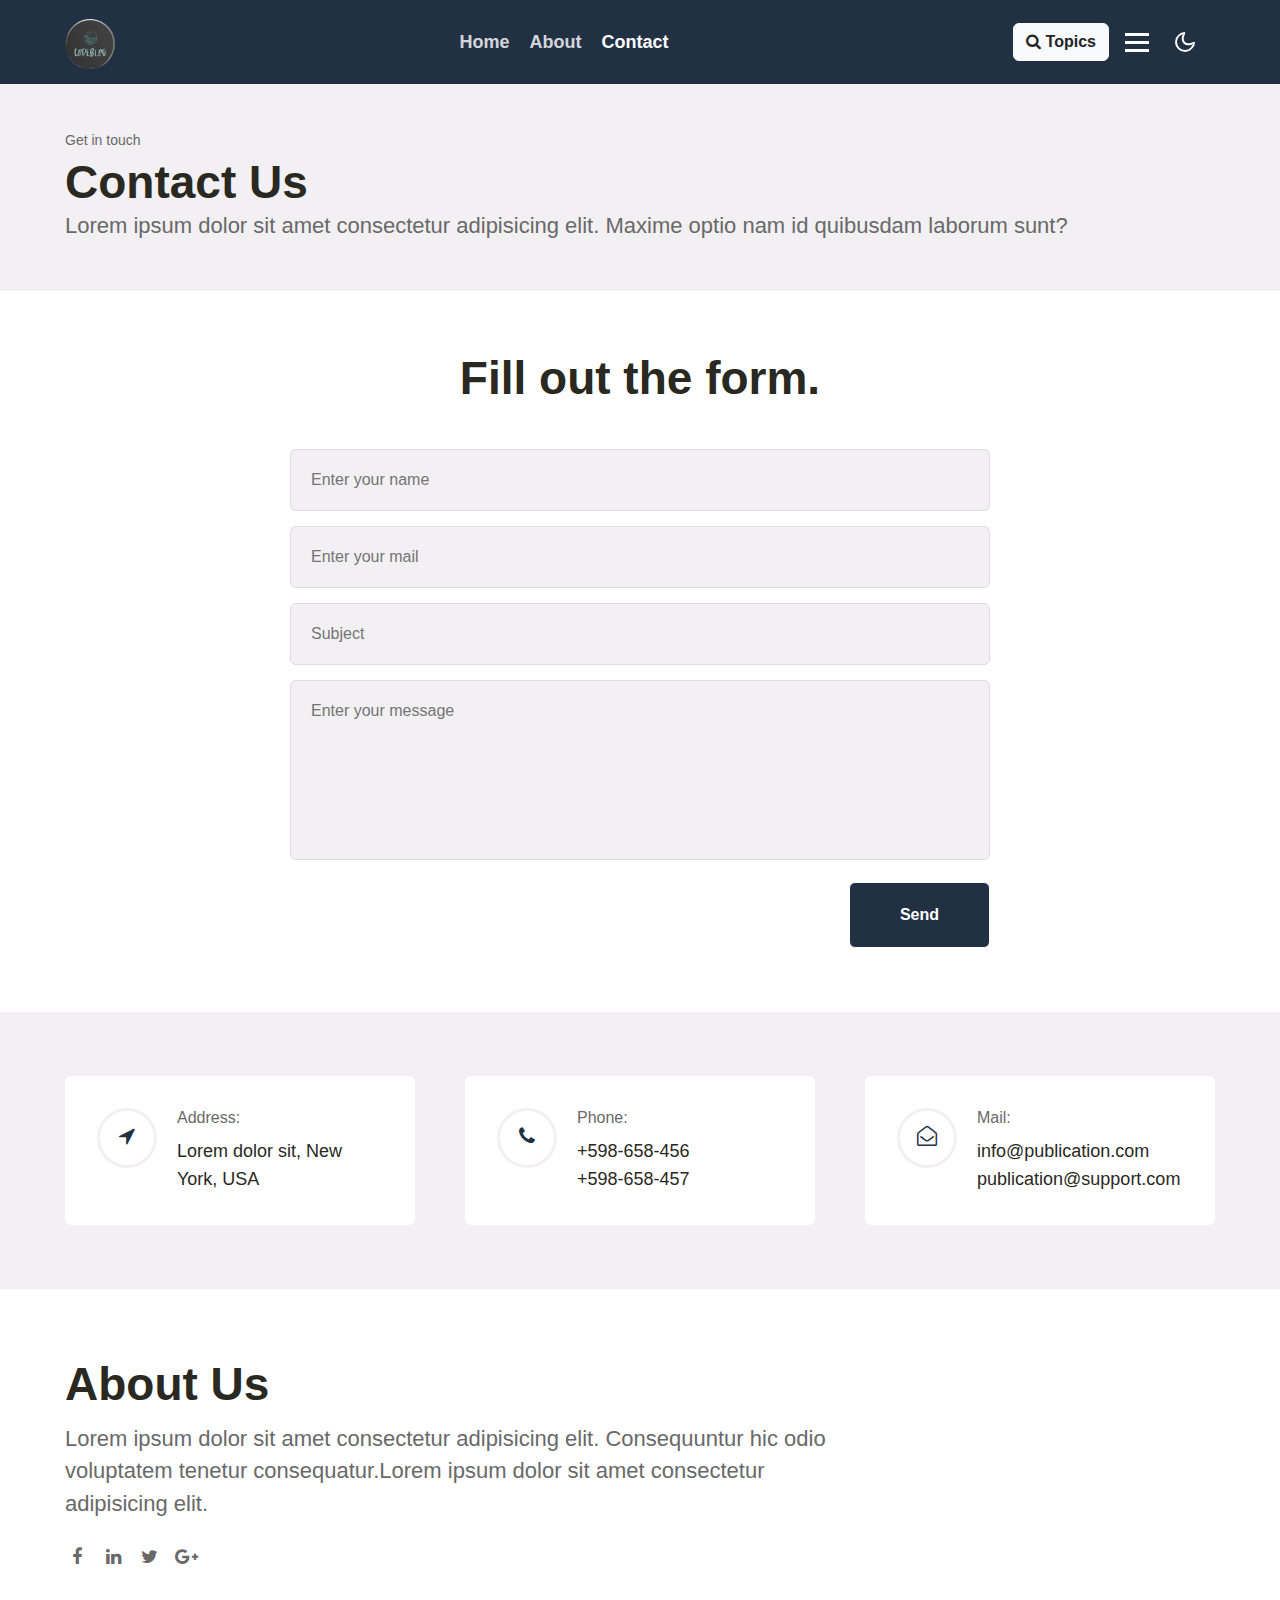
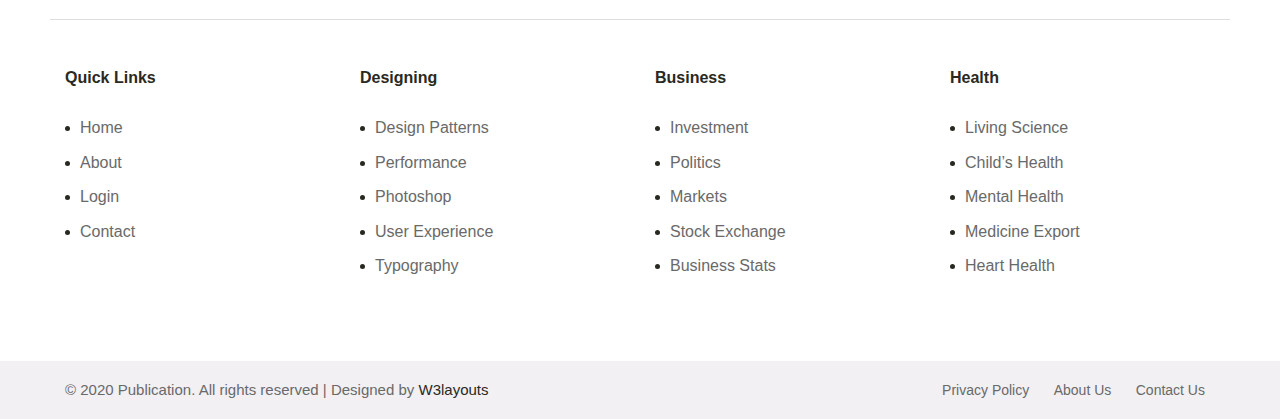
<file: contact.html>
<!--
Author: W3layouts
Author URL: http://w3layouts.com
-->
<!doctype html>
<html lang="en">

<head>
  <!-- Required meta tags -->
  <meta charset="utf-8">
  <meta name="viewport" content="width=device-width, initial-scale=1, shrink-to-fit=no">

  <title>Code Blog</title>

  <!-- Template CSS -->
  <link rel="stylesheet" href="assets/css/style-starter.css">

  <link rel="icon" href="assets/images/Logo-Circul.png">


</head>

<body>
<!--header-->
<header id="site-header">
	<div class="container">
		<nav class="navbar navbar-expand-lg navbar-dark stroke p-0">
			<!-- <h1> <a class="navbar-brand" href="index.html">
					Publication
				</a></h1> -->
			 <!-- if logo is image enable this    -->
			
      <a class="navbar-brand" href="index.html">
        <img src="assets/images/Logo-Circul.png" alt="Your logo" title="Your logo" style="height:50px;" />
    </a>
			<button class="navbar-toggler  collapsed bg-gradient" type="button" data-toggle="collapse" data-target="#navbarTogglerDemo02"
				aria-controls="navbarTogglerDemo02" aria-expanded="false" aria-label="Toggle navigation">
				<span class="navbar-toggler-icon fa icon-expand fa-bars"></span>
				<span class="navbar-toggler-icon fa icon-close fa-times"></span>
				</span>
			</button>

			<div class="collapse navbar-collapse" id="navbarTogglerDemo02">
				<ul class="navbar-nav mx-auto">
					<li class="nav-item @@home-active">
						<a class="nav-link" href="index.html">Home <span class="sr-only">(current)</span></a>
					</li>
					<li class="nav-item @@about-active">
						<a class="nav-link" href="about.html">About</a>
					</li>
					<li class="nav-item active">
						<a class="nav-link" href="contact.html">Contact</a>
					</li>
				</ul>
				<!--/search-right-->
				<div class="search-right">
					<a href="#search" class="btn btn-light theme-button mr-lg-3 mt-lg-0 mt-4" title="search"><span class="fa fa-search"
							aria-hidden="true"></span> Topics</a>
					<!-- search popup -->
					<div id="search" class="pop-overlay">
						<div class="popup">
							<form action="#search-results.html" method="post" class="search-box">
								<input type="search" placeholder="Search your Keyword" name="search" required="required" autofocus="">
								<button type="submit" class="btn"><span class="fa fa-search" aria-hidden="true"></span></button>
							</form>
							<div class="browse-items">
								<h3 class="hny-title two mt-md-5 mt-4">Browse all topics:</h3>
								<ul class="search-items">
									<li><a href="#blog.html">Design Patterns</a></li>
									<li><a href="#blog.html">Performance</a></li>
									<li><a href="#blog.html">Photoshop</a></li>
									<li><a href="#blog.html">User Experience</a></li>
									<li><a href="#blog.html">Typography</a></li>
									<li><a href="#blog.html">E-commerce</a></li>
									<li><a href="#blog.html">HTML</a></li>
									<li><a href="#blog.html">Illustration</a></li>
									<li><a href="#blog.html">Design Patterns</a></li>
									<li><a href="#blog.html">Performance</a></li>
									<li><a href="#blog.html">Photoshop</a></li>
									<li><a href="#blog.html">User Experience</a></li>
									<li><a href="#blog.html">Typography</a></li>
									<li><a href="#blog.html">E-commerce</a></li>
									<li><a href="#blog.html">HTML</a></li>
									<li><a href="#blog.html">Illustration</a></li>
								</ul>
							</div>
						</div>
						<a class="close" href="#close">×</a>
					</div>
					<!-- /search popup -->
					<a href="#domain" class="domain" data-toggle="modal" data-target="#DomainModal">
						<div class="hamburger1">
							<div></div>
							<div></div>
							<div></div>
						</div>
					</a>

					<!--//search-right-->
				</div>
			</div>

			<!-- toggle switch for light and dark theme -->
			<div class="mobile-position">
				<nav class="navigation">
					<div class="theme-switch-wrapper">
						<label class="theme-switch" for="checkbox">
							<input type="checkbox" id="checkbox">
							<div class="mode-container">
								<i class="gg-sun"></i>
								<i class="gg-moon"></i>
							</div>
						</label>
					</div>
				</nav>
			</div>
			<!-- //toggle switch for light and dark theme -->
		</nav>
	</div>
</header>
<!--/header-->


<!-- Domain Modal -->
<div class="modal right fade" id="DomainModal" tabindex="-1" role="dialog" aria-labelledby="DomainModalLabel2">
	<div class="modal-dialog" role="document">
		<div class="modal-content right-toggle-bg">

			<button type="button" class="close" data-dismiss="modal" aria-label="Close"><span aria-hidden="true">&times;</span></button>

			<div class="modal-body">
				<div class="modal__content">
					<h2 class="logo"><a class="logo-brand" href="index.html">
							Publication
						</a></h2>
					<!-- if logo is image enable this   
		<h2 class="logo">
			<img src="image-path" alt="Your logo" title="Your logo" style="height:35px;" />
		</h2> -->
					<p class="mt-md-3 mt-2">Lorem ipsum dolor sit amet, elit. Eos expedita ipsam at fugiat ab.</p>
					<div class="widget-menu-items mt-sm-5 mt-4">
						<h5 class="widget-title">Menu Items</h5>
						<nav class="navbar p-0">
							<ul class="navbar-nav">
								<li class="nav-item active">
									<a class="nav-link" href="index.html">Home</a>
								</li>
								<li class="nav-item">
									<a class="nav-link" href="about.html">About</a>
								</li>
								<li class="nav-item">
									<a class="nav-link" href="contact.html">Contact</a>
								</li>
							</ul>
						</nav>
					</div>
					<div class="widget-social-icons mt-sm-5 mt-4">
						<h5 class="widget-title">Contact Us</h5>
						<ul class="icon-rounded address">
							<li>
								<p> Lorem dolor sit, New York, USA</p>
							</li>
							<li class="mt-3">
								<p><span class="fa fa-phone"></span> <a href="tel:+44-568-88-33">+44-568-88-33</a></p>
							</li>
							<li class="mt-2">
								<p><span class="fa fa-envelope"></span> <a href="mailto:publication@mail.com">publication@mail.com</a></p>
							</li>
						</ul>
					</div>
					<div class="widget-social-icons mt-sm-5 mt-4">
						<h5 class="widget-title">Follow Us</h5>
						<ul class="icon-rounded">
							<li><a class="social-link twitter" href="#url" target="_blank"><i class="fa fa-twitter"></i></a></li>
							<li><a class="social-link linkedin" href="#url" target="_blank"><i class="fa fa-linkedin"></i></a></li>
							<li><a class="social-link tumblr" href="#url" target="_blank"><i class="fa fa-tumblr"></i></a></li>
						</ul>
					</div>
				</div>
			</div>
		</div>
		<!-- //modal-content -->
	</div>
	<!-- //modal-dialog -->
</div>
<!-- //Domain modal -->
<section class="w3l-breadcrumb py-5">
  <div class="container">
    <h6 class="sub-title">Get in touch</h5>
      <div class="header-section">
        <h3>Contact Us</h3>
        <p>Lorem ipsum dolor sit amet consectetur adipisicing elit. Maxime optio nam id quibusdam laborum sunt?</p>
      </div>
  </div>
</section>
<!-- contact form -->
<section class="w3l-contact" id="contact">
	<div class="container py-5">
		<div class="contacts12-main py-md-3">
			<div class="header-section text-center">
				<h3 class="mb-md-5 mb-4">Fill out the form.
			</div>
			<form action="https://sendmail.w3layouts.com/submitForm" method="post" class="">
				<div class="main-input">
					<input type="text" name="w3lName" placeholder="Enter your name" class="contact-input" required="" />
					<input type="email" name="w3lSender" placeholder="Enter your mail" class="contact-input" required="" />
					<input type="email" name="w3lSubject" placeholder="Subject" class="contact-input" />
					<textarea class="contact-textarea contact-input" name="w3lMessage" placeholder="Enter your message" required=""></textarea>
				</div>
				<div class="text-right">
					<button class="btn-primary btn theme-button">Send</button>
				</div>
			</form>
		</div>
	</div>
	<div class="contant11-top-bg py-5">
		<div class="container py-lg-3">
			<div class="d-grid contact section-gap">
				<div class="contact-info-left d-grid">
					<div class="contact-info">
						<div class="icon">
							<span class="fa fa-location-arrow" aria-hidden="true"></span>
						</div>
						<div class="contact-details">
							<h4>Address:</h4>
							<p>Lorem dolor sit, New York, USA</p>
						</div>
					</div>
					<div class="contact-info">
						<div class="icon">
							<span class="fa fa-phone" aria-hidden="true"></span>
						</div>
						<div class="contact-details">
							<h4>Phone:</h4>
							<p><a href="tel:+598-658-456">+598-658-456</a></p>
							<p><a href="tel:+598-658-457">+598-658-457</a></p>
						</div>
					</div>
					<div class="contact-info">
						<div class="icon">
							<span class="fa fa-envelope-open-o" aria-hidden="true"></span>
						</div>
						<div class="contact-details">
							<h4>Mail:</h4>
							<p><a href="mailto:mail@example.com" class="email">info@publication.com</a></p>
							<p><a href="mailto:mail@example.com" class="email">publication@support.com</a></p>
						</div>
					</div>
				</div>
			</div>
		</div>
	</div>
</section>
<!-- //contact form -->
  <!-- footer-66 -->
  <footer class="w3l-footer">
    <section class="footer-inner-main">
      <div class="footer-hny-grids py-5">
        <div class="container py-lg-4">
          <div class="text-txt">
            <div class="right-side">
              <div class="row footer-about pb-5">
                <div class="col-lg-9 footer-links">
                  <div class="header-section">
                    <h3 class="mb-3">About Us</h3>
                    <p class="pr-lg-5">Lorem ipsum dolor sit amet consectetur adipisicing elit.
                      Consequuntur hic odio voluptatem tenetur consequatur.Lorem ipsum dolor sit amet
                      consectetur adipisicing elit. </p>
                  </div>
                  <div class="columns-2 mt-4">
                    <ul class="social">
                      <li><a href="#facebook"><span class="fa fa-facebook" aria-hidden="true"></span></a>
                      </li>
                      <li><a href="#linkedin"><span class="fa fa-linkedin" aria-hidden="true"></span></a>
                      </li>
                      <li><a href="#twitter"><span class="fa fa-twitter" aria-hidden="true"></span></a>
                      </li>
                      <li><a href="#google"><span class="fa fa-google-plus" aria-hidden="true"></span></a>
                      </li>

                    </ul>
                  </div>
                </div>
              </div>
              <div class="row footer-links">

                <div class="col-md-3 col-sm-6 sub-two-right mt-5">
                  <h6>Quick Links</h6>
                  <ul>
                    <li><a href="index.html">Home</a> </li>
                    <li><a href="about.html">About</a> </li>
                    <li><a href="#login.html">Login</a></li>
                    <li><a href="contact.html">Contact</a></li>
                  </ul>
                </div>
                <div class="col-md-3 col-sm-6 sub-two-right mt-5">
                  <h6>Designing</h6>
                  <ul>
                    <li><a href="#articles.html">Design Patterns</a> </li>
                    <li><a href="#articles.html">Performance</a> </li>
                    <li><a href="#articles.html">Photoshop</a> </li>
                    <li><a href="#articles.html">User Experience</a> </li>
                    <li><a href="#articles.html">Typography</a> </li>
                  </ul>
                </div>
                <div class="col-md-3 col-sm-6 sub-two-right mt-5">
                  <h6>Business</h6>
                  <ul>
                    <li><a href="#blog.html">Investment</a> </li>
                    <li><a href="#blog.html">Politics</a> </li>
                    <li><a href="#blog.html">Markets</a> </li>
                    <li><a href="#blog.html">Stock Exchange</a> </li>
                    <li><a href="#blog.html">Business Stats</a> </li>
                  </ul>
                </div>
                <div class="col-md-3 col-sm-6 sub-two-right mt-5">
                  <h6>Health</h6>
                  <ul>
                    <li><a href="#blog.html">Living Science</a> </li>
                    <li><a href="#blog.html">Child’s Health</a> </li>
                    <li><a href="#blog.html">Mental Health</a> </li>
                    <li><a href="#blog.html">Medicine Export</a> </li>
                    <li><a href="#blog.html">Heart Health</a> </li>
                  </ul>
                </div>
              </div>
            </div>
          </div>
        </div>
      </div>
      </div>
      <div class="below-section">
        <div class="container">
          <div class="copyright-footer">
            <div class="columns text-lg-left">
              <p>&copy; 2020 Publication. All rights reserved | Designed by <a href="https://w3layouts.com">W3layouts</a></p>
            </div>
            <ul class="columns text-lg-right">
              <li><a href="#privacy-policy.html">Privacy Policy</a>
              </li>
              <li><a href="about.html">About Us</a>
              </li>
              <li><a href="contact.html">Contact Us</a>
              </li>
            </ul>
          </div>
        </div>
      </div>
      <!-- copyright -->
      <!-- move top -->
      <button onclick="topFunction()" id="movetop" title="Go to top">
        <span class="fa fa-arrow-up" aria-hidden="true"></span>
      </button>
      <script>
        // When the user scrolls down 20px from the top of the document, show the button
        window.onscroll = function () {
          scrollFunction()
        };

        function scrollFunction() {
          if (document.body.scrollTop > 20 || document.documentElement.scrollTop > 20) {
            document.getElementById("movetop").style.display = "block";
          } else {
            document.getElementById("movetop").style.display = "none";
          }
        }

        // When the user clicks on the button, scroll to the top of the document
        function topFunction() {
          document.body.scrollTop = 0;
          document.documentElement.scrollTop = 0;
        }
      </script>
      <!-- /move top -->

    </section>
  </footer>
  <!--//footer-66 -->

  <!-- jQuery JS -->
  <!-- <script src="assets/js/jquery-3.4.1.slim.min.js"></script> -->
  <script src="assets/js/jquery-1.9.1.min.js"></script>


  <script src="assets/js/theme-change.js"></script>

  <!-- responsive tabs -->
  <script src="assets/js/easyResponsiveTabs.js"></script>

  <!--Plug-in Initialisation-->
  <script type="text/javascript">
    $(document).ready(function () {
      //Horizontal Tab
      $('#parentHorizontalTab').easyResponsiveTabs({
        type: 'default', //Types: default, vertical, accordion
        width: 'auto', //auto or any width like 600px
        fit: true, // 100% fit in a container
        tabidentify: 'hor_1', // The tab groups identifier
        activate: function (event) { // Callback function if tab is switched
          var $tab = $(this);
          var $info = $('#nested-tabInfo');
          var $name = $('span', $info);
          $name.text($tab.text());
          $info.show();
        }
      });
    });
  </script>
  <!-- Template JavaScript -->
  <script src="assets/js/owl.carousel.js"></script>
  <!-- script for banner slider-->
  <script>
    $(document).ready(function () {
      $('.owl-one').owlCarousel({
        loop: true,
        margin: 0,
        nav: false,
        responsiveClass: true,
        autoplay: true,
        autoplayTimeout: 5000,
        autoplaySpeed: 1000,
        autoplayHoverPause: false,
        responsive: {
          0: {
            items: 1,
            nav: false
          },
          480: {
            items: 1,
            nav: false
          },
          667: {
            items: 1,
            nav: true
          },
          1000: {
            items: 1,
            nav: true
          }
        }
      })
    })
  </script>
  <!-- //script -->

  <!-- disable body scroll which navbar is in active -->
  <script>
    $(function () {
      $('.navbar-toggler').click(function () {
        $('body').toggleClass('noscroll');
      })
    });
  </script>
  <!-- disable body scroll which navbar is in active -->


  <!-- Bootstrap JS -->
  <script src="assets/js/bootstrap.min.js"></script>
  </body>

  </html>
</file>
<file: assets/css/style-starter.css>
/* 
Author: W3layouts
Author URL: http://w3layouts.com
 */
 @charset "UTF-8";
/*!
 *  Font Awesome 4.7.0 by @davegandy - http://fontawesome.io - @fontawesome
 *  License - http://fontawesome.io/license (Font: SIL OFL 1.1, CSS: MIT License)
 */
/* FONT PATH
 * -------------------------- */
@font-face {
  font-family: 'FontAwesome';
  src: url("../fonts/fontawesome-webfont.eot?v=4.7.0");
  src: url("../fonts/fontawesome-webfont.eot?#iefix&v=4.7.0") format("embedded-opentype"), url("../fonts/fontawesome-webfont.woff2?v=4.7.0") format("woff2"), url("../fonts/fontawesome-webfont.woff?v=4.7.0") format("woff"), url("../fonts/fontawesome-webfont.ttf?v=4.7.0") format("truetype"), url("../fonts/fontawesome-webfont.svg?v=4.7.0#fontawesomeregular") format("svg");
  font-weight: normal;
  font-style: normal; }

.fa {
  display: inline-block;
  font: normal normal normal 14px/1 FontAwesome;
  font-size: inherit;
  text-rendering: auto;
  -webkit-font-smoothing: antialiased;
  -moz-osx-font-smoothing: grayscale; }

/* makes the font 33% larger relative to the icon container */
.fa-lg {
  font-size: 1.33333em;
  line-height: 0.75em;
  vertical-align: -15%; }

.fa-2x {
  font-size: 2em; }

.fa-3x {
  font-size: 3em; }

.fa-4x {
  font-size: 4em; }

.fa-5x {
  font-size: 5em; }

.fa-fw {
  width: 1.28571em;
  text-align: center; }

.fa-ul {
  padding-left: 0;
  margin-left: 2.14286em;
  list-style-type: none; }
  .fa-ul > li {
    position: relative; }

.fa-li {
  position: absolute;
  left: -2.14286em;
  width: 2.14286em;
  top: 0.14286em;
  text-align: center; }
  .fa-li.fa-lg {
    left: -1.85714em; }

.fa-border {
  padding: .2em .25em .15em;
  border: solid 0.08em #eee;
  border-radius: .1em; }

.fa-pull-left {
  float: left; }

.fa-pull-right {
  float: right; }

.fa.fa-pull-left {
  margin-right: .3em; }

.fa.fa-pull-right {
  margin-left: .3em; }

/* Deprecated as of 4.4.0 */
.pull-right {
  float: right; }

.pull-left {
  float: left; }

.fa.pull-left {
  margin-right: .3em; }

.fa.pull-right {
  margin-left: .3em; }

.fa-spin {
  -webkit-animation: fa-spin 2s infinite linear;
  animation: fa-spin 2s infinite linear; }

.fa-pulse {
  -webkit-animation: fa-spin 1s infinite steps(8);
  animation: fa-spin 1s infinite steps(8); }

@-webkit-keyframes fa-spin {
  0% {
    transform: rotate(0deg); }
  100% {
    transform: rotate(359deg); } }

@keyframes fa-spin {
  0% {
    transform: rotate(0deg); }
  100% {
    transform: rotate(359deg); } }

.fa-rotate-90 {
  -ms-filter: "progid:DXImageTransform.Microsoft.BasicImage(rotation=1)";
  transform: rotate(90deg); }

.fa-rotate-180 {
  -ms-filter: "progid:DXImageTransform.Microsoft.BasicImage(rotation=2)";
  transform: rotate(180deg); }

.fa-rotate-270 {
  -ms-filter: "progid:DXImageTransform.Microsoft.BasicImage(rotation=3)";
  transform: rotate(270deg); }

.fa-flip-horizontal {
  -ms-filter: "progid:DXImageTransform.Microsoft.BasicImage(rotation=0, mirror=1)";
  transform: scale(-1, 1); }

.fa-flip-vertical {
  -ms-filter: "progid:DXImageTransform.Microsoft.BasicImage(rotation=2, mirror=1)";
  transform: scale(1, -1); }

:root .fa-rotate-90,
:root .fa-rotate-180,
:root .fa-rotate-270,
:root .fa-flip-horizontal,
:root .fa-flip-vertical {
  -webkit-filter: none;
          filter: none; }

.fa-stack {
  position: relative;
  display: inline-block;
  width: 2em;
  height: 2em;
  line-height: 2em;
  vertical-align: middle; }

.fa-stack-1x, .fa-stack-2x {
  position: absolute;
  left: 0;
  width: 100%;
  text-align: center; }

.fa-stack-1x {
  line-height: inherit; }

.fa-stack-2x {
  font-size: 2em; }

.fa-inverse {
  color: #fff; }

/* Font Awesome uses the Unicode Private Use Area (PUA) to ensure screen
   readers do not read off random characters that represent icons */
.fa-glass:before {
  content: ""; }

.fa-music:before {
  content: ""; }

.fa-search:before {
  content: ""; }

.fa-envelope-o:before {
  content: ""; }

.fa-heart:before {
  content: ""; }

.fa-star:before {
  content: ""; }

.fa-star-o:before {
  content: ""; }

.fa-user:before {
  content: ""; }

.fa-film:before {
  content: ""; }

.fa-th-large:before {
  content: ""; }

.fa-th:before {
  content: ""; }

.fa-th-list:before {
  content: ""; }

.fa-check:before {
  content: ""; }

.fa-remove:before,
.fa-close:before,
.fa-times:before {
  content: ""; }

.fa-search-plus:before {
  content: ""; }

.fa-search-minus:before {
  content: ""; }

.fa-power-off:before {
  content: ""; }

.fa-signal:before {
  content: ""; }

.fa-gear:before,
.fa-cog:before {
  content: ""; }

.fa-trash-o:before {
  content: ""; }

.fa-home:before {
  content: ""; }

.fa-file-o:before {
  content: ""; }

.fa-clock-o:before {
  content: ""; }

.fa-road:before {
  content: ""; }

.fa-download:before {
  content: ""; }

.fa-arrow-circle-o-down:before {
  content: ""; }

.fa-arrow-circle-o-up:before {
  content: ""; }

.fa-inbox:before {
  content: ""; }

.fa-play-circle-o:before {
  content: ""; }

.fa-rotate-right:before,
.fa-repeat:before {
  content: ""; }

.fa-refresh:before {
  content: ""; }

.fa-list-alt:before {
  content: ""; }

.fa-lock:before {
  content: ""; }

.fa-flag:before {
  content: ""; }

.fa-headphones:before {
  content: ""; }

.fa-volume-off:before {
  content: ""; }

.fa-volume-down:before {
  content: ""; }

.fa-volume-up:before {
  content: ""; }

.fa-qrcode:before {
  content: ""; }

.fa-barcode:before {
  content: ""; }

.fa-tag:before {
  content: ""; }

.fa-tags:before {
  content: ""; }

.fa-book:before {
  content: ""; }

.fa-bookmark:before {
  content: ""; }

.fa-print:before {
  content: ""; }

.fa-camera:before {
  content: ""; }

.fa-font:before {
  content: ""; }

.fa-bold:before {
  content: ""; }

.fa-italic:before {
  content: ""; }

.fa-text-height:before {
  content: ""; }

.fa-text-width:before {
  content: ""; }

.fa-align-left:before {
  content: ""; }

.fa-align-center:before {
  content: ""; }

.fa-align-right:before {
  content: ""; }

.fa-align-justify:before {
  content: ""; }

.fa-list:before {
  content: ""; }

.fa-dedent:before,
.fa-outdent:before {
  content: ""; }

.fa-indent:before {
  content: ""; }

.fa-video-camera:before {
  content: ""; }

.fa-photo:before,
.fa-image:before,
.fa-picture-o:before {
  content: ""; }

.fa-pencil:before {
  content: ""; }

.fa-map-marker:before {
  content: ""; }

.fa-adjust:before {
  content: ""; }

.fa-tint:before {
  content: ""; }

.fa-edit:before,
.fa-pencil-square-o:before {
  content: ""; }

.fa-share-square-o:before {
  content: ""; }

.fa-check-square-o:before {
  content: ""; }

.fa-arrows:before {
  content: ""; }

.fa-step-backward:before {
  content: ""; }

.fa-fast-backward:before {
  content: ""; }

.fa-backward:before {
  content: ""; }

.fa-play:before {
  content: ""; }

.fa-pause:before {
  content: ""; }

.fa-stop:before {
  content: ""; }

.fa-forward:before {
  content: ""; }

.fa-fast-forward:before {
  content: ""; }

.fa-step-forward:before {
  content: ""; }

.fa-eject:before {
  content: ""; }

.fa-chevron-left:before {
  content: ""; }

.fa-chevron-right:before {
  content: ""; }

.fa-plus-circle:before {
  content: ""; }

.fa-minus-circle:before {
  content: ""; }

.fa-times-circle:before {
  content: ""; }

.fa-check-circle:before {
  content: ""; }

.fa-question-circle:before {
  content: ""; }

.fa-info-circle:before {
  content: ""; }

.fa-crosshairs:before {
  content: ""; }

.fa-times-circle-o:before {
  content: ""; }

.fa-check-circle-o:before {
  content: ""; }

.fa-ban:before {
  content: ""; }

.fa-arrow-left:before {
  content: ""; }

.fa-arrow-right:before {
  content: ""; }

.fa-arrow-up:before {
  content: ""; }

.fa-arrow-down:before {
  content: ""; }

.fa-mail-forward:before,
.fa-share:before {
  content: ""; }

.fa-expand:before {
  content: ""; }

.fa-compress:before {
  content: ""; }

.fa-plus:before {
  content: ""; }

.fa-minus:before {
  content: ""; }

.fa-asterisk:before {
  content: ""; }

.fa-exclamation-circle:before {
  content: ""; }

.fa-gift:before {
  content: ""; }

.fa-leaf:before {
  content: ""; }

.fa-fire:before {
  content: ""; }

.fa-eye:before {
  content: ""; }

.fa-eye-slash:before {
  content: ""; }

.fa-warning:before,
.fa-exclamation-triangle:before {
  content: ""; }

.fa-plane:before {
  content: ""; }

.fa-calendar:before {
  content: ""; }

.fa-random:before {
  content: ""; }

.fa-comment:before {
  content: ""; }

.fa-magnet:before {
  content: ""; }

.fa-chevron-up:before {
  content: ""; }

.fa-chevron-down:before {
  content: ""; }

.fa-retweet:before {
  content: ""; }

.fa-shopping-cart:before {
  content: ""; }

.fa-folder:before {
  content: ""; }

.fa-folder-open:before {
  content: ""; }

.fa-arrows-v:before {
  content: ""; }

.fa-arrows-h:before {
  content: ""; }

.fa-bar-chart-o:before,
.fa-bar-chart:before {
  content: ""; }

.fa-twitter-square:before {
  content: ""; }

.fa-facebook-square:before {
  content: ""; }

.fa-camera-retro:before {
  content: ""; }

.fa-key:before {
  content: ""; }

.fa-gears:before,
.fa-cogs:before {
  content: ""; }

.fa-comments:before {
  content: ""; }

.fa-thumbs-o-up:before {
  content: ""; }

.fa-thumbs-o-down:before {
  content: ""; }

.fa-star-half:before {
  content: ""; }

.fa-heart-o:before {
  content: ""; }

.fa-sign-out:before {
  content: ""; }

.fa-linkedin-square:before {
  content: ""; }

.fa-thumb-tack:before {
  content: ""; }

.fa-external-link:before {
  content: ""; }

.fa-sign-in:before {
  content: ""; }

.fa-trophy:before {
  content: ""; }

.fa-github-square:before {
  content: ""; }

.fa-upload:before {
  content: ""; }

.fa-lemon-o:before {
  content: ""; }

.fa-phone:before {
  content: ""; }

.fa-square-o:before {
  content: ""; }

.fa-bookmark-o:before {
  content: ""; }

.fa-phone-square:before {
  content: ""; }

.fa-twitter:before {
  content: ""; }

.fa-facebook-f:before,
.fa-facebook:before {
  content: ""; }

.fa-github:before {
  content: ""; }

.fa-unlock:before {
  content: ""; }

.fa-credit-card:before {
  content: ""; }

.fa-feed:before,
.fa-rss:before {
  content: ""; }

.fa-hdd-o:before {
  content: ""; }

.fa-bullhorn:before {
  content: ""; }

.fa-bell:before {
  content: ""; }

.fa-certificate:before {
  content: ""; }

.fa-hand-o-right:before {
  content: ""; }

.fa-hand-o-left:before {
  content: ""; }

.fa-hand-o-up:before {
  content: ""; }

.fa-hand-o-down:before {
  content: ""; }

.fa-arrow-circle-left:before {
  content: ""; }

.fa-arrow-circle-right:before {
  content: ""; }

.fa-arrow-circle-up:before {
  content: ""; }

.fa-arrow-circle-down:before {
  content: ""; }

.fa-globe:before {
  content: ""; }

.fa-wrench:before {
  content: ""; }

.fa-tasks:before {
  content: ""; }

.fa-filter:before {
  content: ""; }

.fa-briefcase:before {
  content: ""; }

.fa-arrows-alt:before {
  content: ""; }

.fa-group:before,
.fa-users:before {
  content: ""; }

.fa-chain:before,
.fa-link:before {
  content: ""; }

.fa-cloud:before {
  content: ""; }

.fa-flask:before {
  content: ""; }

.fa-cut:before,
.fa-scissors:before {
  content: ""; }

.fa-copy:before,
.fa-files-o:before {
  content: ""; }

.fa-paperclip:before {
  content: ""; }

.fa-save:before,
.fa-floppy-o:before {
  content: ""; }

.fa-square:before {
  content: ""; }

.fa-navicon:before,
.fa-reorder:before,
.fa-bars:before {
  content: ""; }

.fa-list-ul:before {
  content: ""; }

.fa-list-ol:before {
  content: ""; }

.fa-strikethrough:before {
  content: ""; }

.fa-underline:before {
  content: ""; }

.fa-table:before {
  content: ""; }

.fa-magic:before {
  content: ""; }

.fa-truck:before {
  content: ""; }

.fa-pinterest:before {
  content: ""; }

.fa-pinterest-square:before {
  content: ""; }

.fa-google-plus-square:before {
  content: ""; }

.fa-google-plus:before {
  content: ""; }

.fa-money:before {
  content: ""; }

.fa-caret-down:before {
  content: ""; }

.fa-caret-up:before {
  content: ""; }

.fa-caret-left:before {
  content: ""; }

.fa-caret-right:before {
  content: ""; }

.fa-columns:before {
  content: ""; }

.fa-unsorted:before,
.fa-sort:before {
  content: ""; }

.fa-sort-down:before,
.fa-sort-desc:before {
  content: ""; }

.fa-sort-up:before,
.fa-sort-asc:before {
  content: ""; }

.fa-envelope:before {
  content: ""; }

.fa-linkedin:before {
  content: ""; }

.fa-rotate-left:before,
.fa-undo:before {
  content: ""; }

.fa-legal:before,
.fa-gavel:before {
  content: ""; }

.fa-dashboard:before,
.fa-tachometer:before {
  content: ""; }

.fa-comment-o:before {
  content: ""; }

.fa-comments-o:before {
  content: ""; }

.fa-flash:before,
.fa-bolt:before {
  content: ""; }

.fa-sitemap:before {
  content: ""; }

.fa-umbrella:before {
  content: ""; }

.fa-paste:before,
.fa-clipboard:before {
  content: ""; }

.fa-lightbulb-o:before {
  content: ""; }

.fa-exchange:before {
  content: ""; }

.fa-cloud-download:before {
  content: ""; }

.fa-cloud-upload:before {
  content: ""; }

.fa-user-md:before {
  content: ""; }

.fa-stethoscope:before {
  content: ""; }

.fa-suitcase:before {
  content: ""; }

.fa-bell-o:before {
  content: ""; }

.fa-coffee:before {
  content: ""; }

.fa-cutlery:before {
  content: ""; }

.fa-file-text-o:before {
  content: ""; }

.fa-building-o:before {
  content: ""; }

.fa-hospital-o:before {
  content: ""; }

.fa-ambulance:before {
  content: ""; }

.fa-medkit:before {
  content: ""; }

.fa-fighter-jet:before {
  content: ""; }

.fa-beer:before {
  content: ""; }

.fa-h-square:before {
  content: ""; }

.fa-plus-square:before {
  content: ""; }

.fa-angle-double-left:before {
  content: ""; }

.fa-angle-double-right:before {
  content: ""; }

.fa-angle-double-up:before {
  content: ""; }

.fa-angle-double-down:before {
  content: ""; }

.fa-angle-left:before {
  content: ""; }

.fa-angle-right:before {
  content: ""; }

.fa-angle-up:before {
  content: ""; }

.fa-angle-down:before {
  content: ""; }

.fa-desktop:before {
  content: ""; }

.fa-laptop:before {
  content: ""; }

.fa-tablet:before {
  content: ""; }

.fa-mobile-phone:before,
.fa-mobile:before {
  content: ""; }

.fa-circle-o:before {
  content: ""; }

.fa-quote-left:before {
  content: ""; }

.fa-quote-right:before {
  content: ""; }

.fa-spinner:before {
  content: ""; }

.fa-circle:before {
  content: ""; }

.fa-mail-reply:before,
.fa-reply:before {
  content: ""; }

.fa-github-alt:before {
  content: ""; }

.fa-folder-o:before {
  content: ""; }

.fa-folder-open-o:before {
  content: ""; }

.fa-smile-o:before {
  content: ""; }

.fa-frown-o:before {
  content: ""; }

.fa-meh-o:before {
  content: ""; }

.fa-gamepad:before {
  content: ""; }

.fa-keyboard-o:before {
  content: ""; }

.fa-flag-o:before {
  content: ""; }

.fa-flag-checkered:before {
  content: ""; }

.fa-terminal:before {
  content: ""; }

.fa-code:before {
  content: ""; }

.fa-mail-reply-all:before,
.fa-reply-all:before {
  content: ""; }

.fa-star-half-empty:before,
.fa-star-half-full:before,
.fa-star-half-o:before {
  content: ""; }

.fa-location-arrow:before {
  content: ""; }

.fa-crop:before {
  content: ""; }

.fa-code-fork:before {
  content: ""; }

.fa-unlink:before,
.fa-chain-broken:before {
  content: ""; }

.fa-question:before {
  content: ""; }

.fa-info:before {
  content: ""; }

.fa-exclamation:before {
  content: ""; }

.fa-superscript:before {
  content: ""; }

.fa-subscript:before {
  content: ""; }

.fa-eraser:before {
  content: ""; }

.fa-puzzle-piece:before {
  content: ""; }

.fa-microphone:before {
  content: ""; }

.fa-microphone-slash:before {
  content: ""; }

.fa-shield:before {
  content: ""; }

.fa-calendar-o:before {
  content: ""; }

.fa-fire-extinguisher:before {
  content: ""; }

.fa-rocket:before {
  content: ""; }

.fa-maxcdn:before {
  content: ""; }

.fa-chevron-circle-left:before {
  content: ""; }

.fa-chevron-circle-right:before {
  content: ""; }

.fa-chevron-circle-up:before {
  content: ""; }

.fa-chevron-circle-down:before {
  content: ""; }

.fa-html5:before {
  content: ""; }

.fa-css3:before {
  content: ""; }

.fa-anchor:before {
  content: ""; }

.fa-unlock-alt:before {
  content: ""; }

.fa-bullseye:before {
  content: ""; }

.fa-ellipsis-h:before {
  content: ""; }

.fa-ellipsis-v:before {
  content: ""; }

.fa-rss-square:before {
  content: ""; }

.fa-play-circle:before {
  content: ""; }

.fa-ticket:before {
  content: ""; }

.fa-minus-square:before {
  content: ""; }

.fa-minus-square-o:before {
  content: ""; }

.fa-level-up:before {
  content: ""; }

.fa-level-down:before {
  content: ""; }

.fa-check-square:before {
  content: ""; }

.fa-pencil-square:before {
  content: ""; }

.fa-external-link-square:before {
  content: ""; }

.fa-share-square:before {
  content: ""; }

.fa-compass:before {
  content: ""; }

.fa-toggle-down:before,
.fa-caret-square-o-down:before {
  content: ""; }

.fa-toggle-up:before,
.fa-caret-square-o-up:before {
  content: ""; }

.fa-toggle-right:before,
.fa-caret-square-o-right:before {
  content: ""; }

.fa-euro:before,
.fa-eur:before {
  content: ""; }

.fa-gbp:before {
  content: ""; }

.fa-dollar:before,
.fa-usd:before {
  content: ""; }

.fa-rupee:before,
.fa-inr:before {
  content: ""; }

.fa-cny:before,
.fa-rmb:before,
.fa-yen:before,
.fa-jpy:before {
  content: ""; }

.fa-ruble:before,
.fa-rouble:before,
.fa-rub:before {
  content: ""; }

.fa-won:before,
.fa-krw:before {
  content: ""; }

.fa-bitcoin:before,
.fa-btc:before {
  content: ""; }

.fa-file:before {
  content: ""; }

.fa-file-text:before {
  content: ""; }

.fa-sort-alpha-asc:before {
  content: ""; }

.fa-sort-alpha-desc:before {
  content: ""; }

.fa-sort-amount-asc:before {
  content: ""; }

.fa-sort-amount-desc:before {
  content: ""; }

.fa-sort-numeric-asc:before {
  content: ""; }

.fa-sort-numeric-desc:before {
  content: ""; }

.fa-thumbs-up:before {
  content: ""; }

.fa-thumbs-down:before {
  content: ""; }

.fa-youtube-square:before {
  content: ""; }

.fa-youtube:before {
  content: ""; }

.fa-xing:before {
  content: ""; }

.fa-xing-square:before {
  content: ""; }

.fa-youtube-play:before {
  content: ""; }

.fa-dropbox:before {
  content: ""; }

.fa-stack-overflow:before {
  content: ""; }

.fa-instagram:before {
  content: ""; }

.fa-flickr:before {
  content: ""; }

.fa-adn:before {
  content: ""; }

.fa-bitbucket:before {
  content: ""; }

.fa-bitbucket-square:before {
  content: ""; }

.fa-tumblr:before {
  content: ""; }

.fa-tumblr-square:before {
  content: ""; }

.fa-long-arrow-down:before {
  content: ""; }

.fa-long-arrow-up:before {
  content: ""; }

.fa-long-arrow-left:before {
  content: ""; }

.fa-long-arrow-right:before {
  content: ""; }

.fa-apple:before {
  content: ""; }

.fa-windows:before {
  content: ""; }

.fa-android:before {
  content: ""; }

.fa-linux:before {
  content: ""; }

.fa-dribbble:before {
  content: ""; }

.fa-skype:before {
  content: ""; }

.fa-foursquare:before {
  content: ""; }

.fa-trello:before {
  content: ""; }

.fa-female:before {
  content: ""; }

.fa-male:before {
  content: ""; }

.fa-gittip:before,
.fa-gratipay:before {
  content: ""; }

.fa-sun-o:before {
  content: ""; }

.fa-moon-o:before {
  content: ""; }

.fa-archive:before {
  content: ""; }

.fa-bug:before {
  content: ""; }

.fa-vk:before {
  content: ""; }

.fa-weibo:before {
  content: ""; }

.fa-renren:before {
  content: ""; }

.fa-pagelines:before {
  content: ""; }

.fa-stack-exchange:before {
  content: ""; }

.fa-arrow-circle-o-right:before {
  content: ""; }

.fa-arrow-circle-o-left:before {
  content: ""; }

.fa-toggle-left:before,
.fa-caret-square-o-left:before {
  content: ""; }

.fa-dot-circle-o:before {
  content: ""; }

.fa-wheelchair:before {
  content: ""; }

.fa-vimeo-square:before {
  content: ""; }

.fa-turkish-lira:before,
.fa-try:before {
  content: ""; }

.fa-plus-square-o:before {
  content: ""; }

.fa-space-shuttle:before {
  content: ""; }

.fa-slack:before {
  content: ""; }

.fa-envelope-square:before {
  content: ""; }

.fa-wordpress:before {
  content: ""; }

.fa-openid:before {
  content: ""; }

.fa-institution:before,
.fa-bank:before,
.fa-university:before {
  content: ""; }

.fa-mortar-board:before,
.fa-graduation-cap:before {
  content: ""; }

.fa-yahoo:before {
  content: ""; }

.fa-google:before {
  content: ""; }

.fa-reddit:before {
  content: ""; }

.fa-reddit-square:before {
  content: ""; }

.fa-stumbleupon-circle:before {
  content: ""; }

.fa-stumbleupon:before {
  content: ""; }

.fa-delicious:before {
  content: ""; }

.fa-digg:before {
  content: ""; }

.fa-pied-piper-pp:before {
  content: ""; }

.fa-pied-piper-alt:before {
  content: ""; }

.fa-drupal:before {
  content: ""; }

.fa-joomla:before {
  content: ""; }

.fa-language:before {
  content: ""; }

.fa-fax:before {
  content: ""; }

.fa-building:before {
  content: ""; }

.fa-child:before {
  content: ""; }

.fa-paw:before {
  content: ""; }

.fa-spoon:before {
  content: ""; }

.fa-cube:before {
  content: ""; }

.fa-cubes:before {
  content: ""; }

.fa-behance:before {
  content: ""; }

.fa-behance-square:before {
  content: ""; }

.fa-steam:before {
  content: ""; }

.fa-steam-square:before {
  content: ""; }

.fa-recycle:before {
  content: ""; }

.fa-automobile:before,
.fa-car:before {
  content: ""; }

.fa-cab:before,
.fa-taxi:before {
  content: ""; }

.fa-tree:before {
  content: ""; }

.fa-spotify:before {
  content: ""; }

.fa-deviantart:before {
  content: ""; }

.fa-soundcloud:before {
  content: ""; }

.fa-database:before {
  content: ""; }

.fa-file-pdf-o:before {
  content: ""; }

.fa-file-word-o:before {
  content: ""; }

.fa-file-excel-o:before {
  content: ""; }

.fa-file-powerpoint-o:before {
  content: ""; }

.fa-file-photo-o:before,
.fa-file-picture-o:before,
.fa-file-image-o:before {
  content: ""; }

.fa-file-zip-o:before,
.fa-file-archive-o:before {
  content: ""; }

.fa-file-sound-o:before,
.fa-file-audio-o:before {
  content: ""; }

.fa-file-movie-o:before,
.fa-file-video-o:before {
  content: ""; }

.fa-file-code-o:before {
  content: ""; }

.fa-vine:before {
  content: ""; }

.fa-codepen:before {
  content: ""; }

.fa-jsfiddle:before {
  content: ""; }

.fa-life-bouy:before,
.fa-life-buoy:before,
.fa-life-saver:before,
.fa-support:before,
.fa-life-ring:before {
  content: ""; }

.fa-circle-o-notch:before {
  content: ""; }

.fa-ra:before,
.fa-resistance:before,
.fa-rebel:before {
  content: ""; }

.fa-ge:before,
.fa-empire:before {
  content: ""; }

.fa-git-square:before {
  content: ""; }

.fa-git:before {
  content: ""; }

.fa-y-combinator-square:before,
.fa-yc-square:before,
.fa-hacker-news:before {
  content: ""; }

.fa-tencent-weibo:before {
  content: ""; }

.fa-qq:before {
  content: ""; }

.fa-wechat:before,
.fa-weixin:before {
  content: ""; }

.fa-send:before,
.fa-paper-plane:before {
  content: ""; }

.fa-send-o:before,
.fa-paper-plane-o:before {
  content: ""; }

.fa-history:before {
  content: ""; }

.fa-circle-thin:before {
  content: ""; }

.fa-header:before {
  content: ""; }

.fa-paragraph:before {
  content: ""; }

.fa-sliders:before {
  content: ""; }

.fa-share-alt:before {
  content: ""; }

.fa-share-alt-square:before {
  content: ""; }

.fa-bomb:before {
  content: ""; }

.fa-soccer-ball-o:before,
.fa-futbol-o:before {
  content: ""; }

.fa-tty:before {
  content: ""; }

.fa-binoculars:before {
  content: ""; }

.fa-plug:before {
  content: ""; }

.fa-slideshare:before {
  content: ""; }

.fa-twitch:before {
  content: ""; }

.fa-yelp:before {
  content: ""; }

.fa-newspaper-o:before {
  content: ""; }

.fa-wifi:before {
  content: ""; }

.fa-calculator:before {
  content: ""; }

.fa-paypal:before {
  content: ""; }

.fa-google-wallet:before {
  content: ""; }

.fa-cc-visa:before {
  content: ""; }

.fa-cc-mastercard:before {
  content: ""; }

.fa-cc-discover:before {
  content: ""; }

.fa-cc-amex:before {
  content: ""; }

.fa-cc-paypal:before {
  content: ""; }

.fa-cc-stripe:before {
  content: ""; }

.fa-bell-slash:before {
  content: ""; }

.fa-bell-slash-o:before {
  content: ""; }

.fa-trash:before {
  content: ""; }

.fa-copyright:before {
  content: ""; }

.fa-at:before {
  content: ""; }

.fa-eyedropper:before {
  content: ""; }

.fa-paint-brush:before {
  content: ""; }

.fa-birthday-cake:before {
  content: ""; }

.fa-area-chart:before {
  content: ""; }

.fa-pie-chart:before {
  content: ""; }

.fa-line-chart:before {
  content: ""; }

.fa-lastfm:before {
  content: ""; }

.fa-lastfm-square:before {
  content: ""; }

.fa-toggle-off:before {
  content: ""; }

.fa-toggle-on:before {
  content: ""; }

.fa-bicycle:before {
  content: ""; }

.fa-bus:before {
  content: ""; }

.fa-ioxhost:before {
  content: ""; }

.fa-angellist:before {
  content: ""; }

.fa-cc:before {
  content: ""; }

.fa-shekel:before,
.fa-sheqel:before,
.fa-ils:before {
  content: ""; }

.fa-meanpath:before {
  content: ""; }

.fa-buysellads:before {
  content: ""; }

.fa-connectdevelop:before {
  content: ""; }

.fa-dashcube:before {
  content: ""; }

.fa-forumbee:before {
  content: ""; }

.fa-leanpub:before {
  content: ""; }

.fa-sellsy:before {
  content: ""; }

.fa-shirtsinbulk:before {
  content: ""; }

.fa-simplybuilt:before {
  content: ""; }

.fa-skyatlas:before {
  content: ""; }

.fa-cart-plus:before {
  content: ""; }

.fa-cart-arrow-down:before {
  content: ""; }

.fa-diamond:before {
  content: ""; }

.fa-ship:before {
  content: ""; }

.fa-user-secret:before {
  content: ""; }

.fa-motorcycle:before {
  content: ""; }

.fa-street-view:before {
  content: ""; }

.fa-heartbeat:before {
  content: ""; }

.fa-venus:before {
  content: ""; }

.fa-mars:before {
  content: ""; }

.fa-mercury:before {
  content: ""; }

.fa-intersex:before,
.fa-transgender:before {
  content: ""; }

.fa-transgender-alt:before {
  content: ""; }

.fa-venus-double:before {
  content: ""; }

.fa-mars-double:before {
  content: ""; }

.fa-venus-mars:before {
  content: ""; }

.fa-mars-stroke:before {
  content: ""; }

.fa-mars-stroke-v:before {
  content: ""; }

.fa-mars-stroke-h:before {
  content: ""; }

.fa-neuter:before {
  content: ""; }

.fa-genderless:before {
  content: ""; }

.fa-facebook-official:before {
  content: ""; }

.fa-pinterest-p:before {
  content: ""; }

.fa-whatsapp:before {
  content: ""; }

.fa-server:before {
  content: ""; }

.fa-user-plus:before {
  content: ""; }

.fa-user-times:before {
  content: ""; }

.fa-hotel:before,
.fa-bed:before {
  content: ""; }

.fa-viacoin:before {
  content: ""; }

.fa-train:before {
  content: ""; }

.fa-subway:before {
  content: ""; }

.fa-medium:before {
  content: ""; }

.fa-yc:before,
.fa-y-combinator:before {
  content: ""; }

.fa-optin-monster:before {
  content: ""; }

.fa-opencart:before {
  content: ""; }

.fa-expeditedssl:before {
  content: ""; }

.fa-battery-4:before,
.fa-battery:before,
.fa-battery-full:before {
  content: ""; }

.fa-battery-3:before,
.fa-battery-three-quarters:before {
  content: ""; }

.fa-battery-2:before,
.fa-battery-half:before {
  content: ""; }

.fa-battery-1:before,
.fa-battery-quarter:before {
  content: ""; }

.fa-battery-0:before,
.fa-battery-empty:before {
  content: ""; }

.fa-mouse-pointer:before {
  content: ""; }

.fa-i-cursor:before {
  content: ""; }

.fa-object-group:before {
  content: ""; }

.fa-object-ungroup:before {
  content: ""; }

.fa-sticky-note:before {
  content: ""; }

.fa-sticky-note-o:before {
  content: ""; }

.fa-cc-jcb:before {
  content: ""; }

.fa-cc-diners-club:before {
  content: ""; }

.fa-clone:before {
  content: ""; }

.fa-balance-scale:before {
  content: ""; }

.fa-hourglass-o:before {
  content: ""; }

.fa-hourglass-1:before,
.fa-hourglass-start:before {
  content: ""; }

.fa-hourglass-2:before,
.fa-hourglass-half:before {
  content: ""; }

.fa-hourglass-3:before,
.fa-hourglass-end:before {
  content: ""; }

.fa-hourglass:before {
  content: ""; }

.fa-hand-grab-o:before,
.fa-hand-rock-o:before {
  content: ""; }

.fa-hand-stop-o:before,
.fa-hand-paper-o:before {
  content: ""; }

.fa-hand-scissors-o:before {
  content: ""; }

.fa-hand-lizard-o:before {
  content: ""; }

.fa-hand-spock-o:before {
  content: ""; }

.fa-hand-pointer-o:before {
  content: ""; }

.fa-hand-peace-o:before {
  content: ""; }

.fa-trademark:before {
  content: ""; }

.fa-registered:before {
  content: ""; }

.fa-creative-commons:before {
  content: ""; }

.fa-gg:before {
  content: ""; }

.fa-gg-circle:before {
  content: ""; }

.fa-tripadvisor:before {
  content: ""; }

.fa-odnoklassniki:before {
  content: ""; }

.fa-odnoklassniki-square:before {
  content: ""; }

.fa-get-pocket:before {
  content: ""; }

.fa-wikipedia-w:before {
  content: ""; }

.fa-safari:before {
  content: ""; }

.fa-chrome:before {
  content: ""; }

.fa-firefox:before {
  content: ""; }

.fa-opera:before {
  content: ""; }

.fa-internet-explorer:before {
  content: ""; }

.fa-tv:before,
.fa-television:before {
  content: ""; }

.fa-contao:before {
  content: ""; }

.fa-500px:before {
  content: ""; }

.fa-amazon:before {
  content: ""; }

.fa-calendar-plus-o:before {
  content: ""; }

.fa-calendar-minus-o:before {
  content: ""; }

.fa-calendar-times-o:before {
  content: ""; }

.fa-calendar-check-o:before {
  content: ""; }

.fa-industry:before {
  content: ""; }

.fa-map-pin:before {
  content: ""; }

.fa-map-signs:before {
  content: ""; }

.fa-map-o:before {
  content: ""; }

.fa-map:before {
  content: ""; }

.fa-commenting:before {
  content: ""; }

.fa-commenting-o:before {
  content: ""; }

.fa-houzz:before {
  content: ""; }

.fa-vimeo:before {
  content: ""; }

.fa-black-tie:before {
  content: ""; }

.fa-fonticons:before {
  content: ""; }

.fa-reddit-alien:before {
  content: ""; }

.fa-edge:before {
  content: ""; }

.fa-credit-card-alt:before {
  content: ""; }

.fa-codiepie:before {
  content: ""; }

.fa-modx:before {
  content: ""; }

.fa-fort-awesome:before {
  content: ""; }

.fa-usb:before {
  content: ""; }

.fa-product-hunt:before {
  content: ""; }

.fa-mixcloud:before {
  content: ""; }

.fa-scribd:before {
  content: ""; }

.fa-pause-circle:before {
  content: ""; }

.fa-pause-circle-o:before {
  content: ""; }

.fa-stop-circle:before {
  content: ""; }

.fa-stop-circle-o:before {
  content: ""; }

.fa-shopping-bag:before {
  content: ""; }

.fa-shopping-basket:before {
  content: ""; }

.fa-hashtag:before {
  content: ""; }

.fa-bluetooth:before {
  content: ""; }

.fa-bluetooth-b:before {
  content: ""; }

.fa-percent:before {
  content: ""; }

.fa-gitlab:before {
  content: ""; }

.fa-wpbeginner:before {
  content: ""; }

.fa-wpforms:before {
  content: ""; }

.fa-envira:before {
  content: ""; }

.fa-universal-access:before {
  content: ""; }

.fa-wheelchair-alt:before {
  content: ""; }

.fa-question-circle-o:before {
  content: ""; }

.fa-blind:before {
  content: ""; }

.fa-audio-description:before {
  content: ""; }

.fa-volume-control-phone:before {
  content: ""; }

.fa-braille:before {
  content: ""; }

.fa-assistive-listening-systems:before {
  content: ""; }

.fa-asl-interpreting:before,
.fa-american-sign-language-interpreting:before {
  content: ""; }

.fa-deafness:before,
.fa-hard-of-hearing:before,
.fa-deaf:before {
  content: ""; }

.fa-glide:before {
  content: ""; }

.fa-glide-g:before {
  content: ""; }

.fa-signing:before,
.fa-sign-language:before {
  content: ""; }

.fa-low-vision:before {
  content: ""; }

.fa-viadeo:before {
  content: ""; }

.fa-viadeo-square:before {
  content: ""; }

.fa-snapchat:before {
  content: ""; }

.fa-snapchat-ghost:before {
  content: ""; }

.fa-snapchat-square:before {
  content: ""; }

.fa-pied-piper:before {
  content: ""; }

.fa-first-order:before {
  content: ""; }

.fa-yoast:before {
  content: ""; }

.fa-themeisle:before {
  content: ""; }

.fa-google-plus-circle:before,
.fa-google-plus-official:before {
  content: ""; }

.fa-fa:before,
.fa-font-awesome:before {
  content: ""; }

.fa-handshake-o:before {
  content: ""; }

.fa-envelope-open:before {
  content: ""; }

.fa-envelope-open-o:before {
  content: ""; }

.fa-linode:before {
  content: ""; }

.fa-address-book:before {
  content: ""; }

.fa-address-book-o:before {
  content: ""; }

.fa-vcard:before,
.fa-address-card:before {
  content: ""; }

.fa-vcard-o:before,
.fa-address-card-o:before {
  content: ""; }

.fa-user-circle:before {
  content: ""; }

.fa-user-circle-o:before {
  content: ""; }

.fa-user-o:before {
  content: ""; }

.fa-id-badge:before {
  content: ""; }

.fa-drivers-license:before,
.fa-id-card:before {
  content: ""; }

.fa-drivers-license-o:before,
.fa-id-card-o:before {
  content: ""; }

.fa-quora:before {
  content: ""; }

.fa-free-code-camp:before {
  content: ""; }

.fa-telegram:before {
  content: ""; }

.fa-thermometer-4:before,
.fa-thermometer:before,
.fa-thermometer-full:before {
  content: ""; }

.fa-thermometer-3:before,
.fa-thermometer-three-quarters:before {
  content: ""; }

.fa-thermometer-2:before,
.fa-thermometer-half:before {
  content: ""; }

.fa-thermometer-1:before,
.fa-thermometer-quarter:before {
  content: ""; }

.fa-thermometer-0:before,
.fa-thermometer-empty:before {
  content: ""; }

.fa-shower:before {
  content: ""; }

.fa-bathtub:before,
.fa-s15:before,
.fa-bath:before {
  content: ""; }

.fa-podcast:before {
  content: ""; }

.fa-window-maximize:before {
  content: ""; }

.fa-window-minimize:before {
  content: ""; }

.fa-window-restore:before {
  content: ""; }

.fa-times-rectangle:before,
.fa-window-close:before {
  content: ""; }

.fa-times-rectangle-o:before,
.fa-window-close-o:before {
  content: ""; }

.fa-bandcamp:before {
  content: ""; }

.fa-grav:before {
  content: ""; }

.fa-etsy:before {
  content: ""; }

.fa-imdb:before {
  content: ""; }

.fa-ravelry:before {
  content: ""; }

.fa-eercast:before {
  content: ""; }

.fa-microchip:before {
  content: ""; }

.fa-snowflake-o:before {
  content: ""; }

.fa-superpowers:before {
  content: ""; }

.fa-wpexplorer:before {
  content: ""; }

.fa-meetup:before {
  content: ""; }

.sr-only {
  position: absolute;
  width: 1px;
  height: 1px;
  padding: 0;
  margin: -1px;
  overflow: hidden;
  clip: rect(0, 0, 0, 0);
  border: 0; }

.sr-only-focusable:active, .sr-only-focusable:focus {
  position: static;
  width: auto;
  height: auto;
  margin: 0;
  overflow: visible;
  clip: auto; }

/*!
 * Bootstrap v4.4.1 (https://getbootstrap.com/)
 * Copyright 2011-2019 The Bootstrap Authors
 * Copyright 2011-2019 Twitter, Inc.
 * Licensed under MIT (https://github.com/twbs/bootstrap/blob/master/LICENSE)
 */
:root {
  --blue: #007bff;
  --indigo: #6610f2;
  --purple: #6f42c1;
  --pink: #e83e8c;
  --red: #dc3545;
  --orange: #fd7e14;
  --yellow: #ffc107;
  --green: #28a745;
  --teal: #20c997;
  --cyan: #17a2b8;
  --white: #fff;
  --gray: #6c757d;
  --gray-dark: #343a40;
  --primary: #f76a8c;
  --secondary: #05A1DA;
  --success: #28a745;
  --info: #17a2b8;
  --warning: #ffc107;
  --danger: #dc3545;
  --light: #f8f9fa;
  --dark: #343a40;
  --breakpoint-xs: 0;
  --breakpoint-sm: 576px;
  --breakpoint-md: 768px;
  --breakpoint-lg: 992px;
  --breakpoint-xl: 1200px;
  --font-family-sans-serif: -apple-system, BlinkMacSystemFont, "Segoe UI", Roboto, "Helvetica Neue", Arial, "Noto Sans", sans-serif, "Apple Color Emoji", "Segoe UI Emoji", "Segoe UI Symbol", "Noto Color Emoji";
  --font-family-monospace: SFMono-Regular, Menlo, Monaco, Consolas, "Liberation Mono", "Courier New", monospace; }

*,
*::before,
*::after {
  box-sizing: border-box; }

html {
  font-family: sans-serif;
  line-height: 1.15;
  -webkit-text-size-adjust: 100%;
  -webkit-tap-highlight-color: rgba(0, 0, 0, 0); }

article, aside, figcaption, figure, footer, header, hgroup, main, nav, section {
  display: block; }

body {
  margin: 0;
  font-family: -apple-system, BlinkMacSystemFont, "Segoe UI", Roboto, "Helvetica Neue", Arial, "Noto Sans", sans-serif, "Apple Color Emoji", "Segoe UI Emoji", "Segoe UI Symbol", "Noto Color Emoji";
  font-size: 1rem;
  font-weight: 400;
  line-height: 1.5;
  color: #212529;
  text-align: left;
  background-color: #fff; }

[tabindex="-1"]:focus:not(:focus-visible) {
  outline: 0 !important; }

hr {
  box-sizing: content-box;
  height: 0;
  overflow: visible; }

h1, h2, h3, h4, h5, h6 {
  margin-top: 0;
  margin-bottom: 0.5rem; }

p {
  margin-top: 0;
  margin-bottom: 1rem; }

abbr[title],
abbr[data-original-title] {
  text-decoration: underline;
  -webkit-text-decoration: underline dotted;
          text-decoration: underline dotted;
  cursor: help;
  border-bottom: 0;
  -webkit-text-decoration-skip-ink: none;
          text-decoration-skip-ink: none; }

address {
  margin-bottom: 1rem;
  font-style: normal;
  line-height: inherit; }

ol,
ul,
dl {
  margin-top: 0;
  margin-bottom: 1rem; }

ol ol,
ul ul,
ol ul,
ul ol {
  margin-bottom: 0; }

dt {
  font-weight: 700; }

dd {
  margin-bottom: .5rem;
  margin-left: 0; }

blockquote {
  margin: 0 0 1rem; }

b,
strong {
  font-weight: bolder; }

small {
  font-size: 80%; }

sub,
sup {
  position: relative;
  font-size: 75%;
  line-height: 0;
  vertical-align: baseline; }

sub {
  bottom: -.25em; }

sup {
  top: -.5em; }

a {
  color: hsla(216, 33%, 20%, 1);
  text-decoration: none;
  background-color: transparent; }
  a:hover {
    color: white;
    text-decoration: underline; }

a:not([href]) {
  color: inherit;
  text-decoration: none; }
  a:not([href]):hover {
    color: inherit;
    text-decoration: none; }

pre,
code,
kbd,
samp {
  font-family: SFMono-Regular, Menlo, Monaco, Consolas, "Liberation Mono", "Courier New", monospace;
  font-size: 1em; }

pre {
  margin-top: 0;
  margin-bottom: 1rem;
  overflow: auto; }

figure {
  margin: 0 0 1rem; }

img {
  vertical-align: middle;
  border-style: none; }

svg {
  overflow: hidden;
  vertical-align: middle; }

table {
  border-collapse: collapse; }

caption {
  padding-top: 0.75rem;
  padding-bottom: 0.75rem;
  color: #6c757d;
  text-align: left;
  caption-side: bottom; }

th {
  text-align: inherit; }

label {
  display: inline-block;
  margin-bottom: 0.5rem; }

button {
  border-radius: 0; }

button:focus {
  outline: 1px dotted;
  outline: 5px auto -webkit-focus-ring-color; }

input,
button,
select,
optgroup,
textarea {
  margin: 0;
  font-family: inherit;
  font-size: inherit;
  line-height: inherit; }

button,
input {
  overflow: visible; }

button,
select {
  text-transform: none; }

select {
  word-wrap: normal; }

button,
[type="button"],
[type="reset"],
[type="submit"] {
  -webkit-appearance: button; }

button:not(:disabled),
[type="button"]:not(:disabled),
[type="reset"]:not(:disabled),
[type="submit"]:not(:disabled) {
  cursor: pointer; }

button::-moz-focus-inner,
[type="button"]::-moz-focus-inner,
[type="reset"]::-moz-focus-inner,
[type="submit"]::-moz-focus-inner {
  padding: 0;
  border-style: none; }

input[type="radio"],
input[type="checkbox"] {
  box-sizing: border-box;
  padding: 0; }

input[type="date"],
input[type="time"],
input[type="datetime-local"],
input[type="month"] {
  -webkit-appearance: listbox; }

textarea {
  overflow: auto;
  resize: vertical; }

fieldset {
  min-width: 0;
  padding: 0;
  margin: 0;
  border: 0; }

legend {
  display: block;
  width: 100%;
  max-width: 100%;
  padding: 0;
  margin-bottom: .5rem;
  font-size: 1.5rem;
  line-height: inherit;
  color: inherit;
  white-space: normal; }
  @media (max-width: 1200px) {
    legend {
      font-size: calc(1.275rem + 0.3vw) ; } }

progress {
  vertical-align: baseline; }

[type="number"]::-webkit-inner-spin-button,
[type="number"]::-webkit-outer-spin-button {
  height: auto; }

[type="search"] {
  outline-offset: -2px;
  -webkit-appearance: none; }

[type="search"]::-webkit-search-decoration {
  -webkit-appearance: none; }

::-webkit-file-upload-button {
  font: inherit;
  -webkit-appearance: button; }

output {
  display: inline-block; }

summary {
  display: list-item;
  cursor: pointer; }

template {
  display: none; }

[hidden] {
  display: none !important; }

h1, h2, h3, h4, h5, h6,
.h1, .h2, .h3, .h4, .h5, .h6 {
  margin-bottom: 0.5rem;
  font-weight: 500;
  line-height: 1.2; }

h1, .h1 {
  font-size: 2.5rem; }
  @media (max-width: 1200px) {
    h1, .h1 {
      font-size: calc(1.375rem + 1.5vw) ; } }

h2, .h2 {
  font-size: 2rem; }
  @media (max-width: 1200px) {
    h2, .h2 {
      font-size: calc(1.325rem + 0.9vw) ; } }

h3, .h3 {
  font-size: 1.75rem; }
  @media (max-width: 1200px) {
    h3, .h3 {
      font-size: calc(1.3rem + 0.6vw) ; } }

h4, .h4 {
  font-size: 1.5rem; }
  @media (max-width: 1200px) {
    h4, .h4 {
      font-size: calc(1.275rem + 0.3vw) ; } }

h5, .h5 {
  font-size: 1.25rem; }

h6, .h6 {
  font-size: 1rem; }

.lead {
  font-size: 1.25rem;
  font-weight: 300; }

.display-1 {
  font-size: 6rem;
  font-weight: 300;
  line-height: 1.2; }
  @media (max-width: 1200px) {
    .display-1 {
      font-size: calc(1.725rem + 5.7vw) ; } }

.display-2 {
  font-size: 5.5rem;
  font-weight: 300;
  line-height: 1.2; }
  @media (max-width: 1200px) {
    .display-2 {
      font-size: calc(1.675rem + 5.1vw) ; } }

.display-3 {
  font-size: 4.5rem;
  font-weight: 300;
  line-height: 1.2; }
  @media (max-width: 1200px) {
    .display-3 {
      font-size: calc(1.575rem + 3.9vw) ; } }

.display-4 {
  font-size: 3.5rem;
  font-weight: 300;
  line-height: 1.2; }
  @media (max-width: 1200px) {
    .display-4 {
      font-size: calc(1.475rem + 2.7vw) ; } }

hr {
  margin-top: 1rem;
  margin-bottom: 1rem;
  border: 0;
  border-top: 1px solid rgba(0, 0, 0, 0.1); }

small,
.small {
  font-size: 80%;
  font-weight: 400; }

mark,
.mark {
  padding: 0.2em;
  background-color: #fcf8e3; }

.list-unstyled {
  padding-left: 0;
  list-style: none; }

.list-inline {
  padding-left: 0;
  list-style: none; }

.list-inline-item {
  display: inline-block; }
  .list-inline-item:not(:last-child) {
    margin-right: 0.5rem; }

.initialism {
  font-size: 90%;
  text-transform: uppercase; }

.blockquote {
  margin-bottom: 1rem;
  font-size: 1.25rem; }

.blockquote-footer {
  display: block;
  font-size: 80%;
  color: #6c757d; }
  .blockquote-footer::before {
    content: "\2014\00A0"; }

.img-fluid {
  max-width: 100%;
  height: auto; }

.img-thumbnail {
  padding: 0.25rem;
  background-color: #fff;
  border: 1px solid #dee2e6;
  border-radius: 0.25rem;
  max-width: 100%;
  height: auto; }

.figure {
  display: inline-block; }

.figure-img {
  margin-bottom: 0.5rem;
  line-height: 1; }

.figure-caption {
  font-size: 90%;
  color: #6c757d; }

code {
  font-size: 87.5%;
  color: #e83e8c;
  word-wrap: break-word; }
  a > code {
    color: inherit; }

kbd {
  padding: 0.2rem 0.4rem;
  font-size: 87.5%;
  color: #fff;
  background-color: #212529;
  border-radius: 0.2rem; }
  kbd kbd {
    padding: 0;
    font-size: 100%;
    font-weight: 700; }

pre {
  display: block;
  font-size: 87.5%;
  color: #212529; }
  pre code {
    font-size: inherit;
    color: inherit;
    word-break: normal; }

.pre-scrollable {
  max-height: 340px;
  overflow-y: scroll; }

.container {
  width: 100%;
  padding-right: 15px;
  padding-left: 15px;
  margin-right: auto;
  margin-left: auto; }
  @media (min-width: 576px) {
    .container {
      max-width: 540px; } }
  @media (min-width: 768px) {
    .container {
      max-width: 720px; } }
  @media (min-width: 992px) {
    .container {
      max-width: 960px; } }
  @media (min-width: 1200px) {
    .container {
      max-width: 1140px; } }

.container-fluid, .container-sm, .container-md, .container-lg, .container-xl {
  width: 100%;
  padding-right: 15px;
  padding-left: 15px;
  margin-right: auto;
  margin-left: auto; }

@media (min-width: 576px) {
  .container, .container-sm {
    max-width: 540px; } }

@media (min-width: 768px) {
  .container, .container-sm, .container-md {
    max-width: 720px; } }

@media (min-width: 992px) {
  .container, .container-sm, .container-md, .container-lg {
    max-width: 960px; } }

@media (min-width: 1200px) {
  .container, .container-sm, .container-md, .container-lg, .container-xl {
    max-width: 1140px; } }

.row {
  display: flex;
  flex-wrap: wrap;
  margin-right: -15px;
  margin-left: -15px; }

.no-gutters {
  margin-right: 0;
  margin-left: 0; }
  .no-gutters > .col,
  .no-gutters > [class*="col-"] {
    padding-right: 0;
    padding-left: 0; }

.col-1, .col-2, .col-3, .col-4, .col-5, .col-6, .col-7, .col-8, .col-9, .col-10, .col-11, .col-12, .col,
.col-auto, .col-sm-1, .col-sm-2, .col-sm-3, .col-sm-4, .col-sm-5, .col-sm-6, .col-sm-7, .col-sm-8, .col-sm-9, .col-sm-10, .col-sm-11, .col-sm-12, .col-sm,
.col-sm-auto, .col-md-1, .col-md-2, .col-md-3, .col-md-4, .col-md-5, .col-md-6, .col-md-7, .col-md-8, .col-md-9, .col-md-10, .col-md-11, .col-md-12, .col-md,
.col-md-auto, .col-lg-1, .col-lg-2, .col-lg-3, .col-lg-4, .col-lg-5, .col-lg-6, .col-lg-7, .col-lg-8, .col-lg-9, .col-lg-10, .col-lg-11, .col-lg-12, .col-lg,
.col-lg-auto, .col-xl-1, .col-xl-2, .col-xl-3, .col-xl-4, .col-xl-5, .col-xl-6, .col-xl-7, .col-xl-8, .col-xl-9, .col-xl-10, .col-xl-11, .col-xl-12, .col-xl,
.col-xl-auto {
  position: relative;
  width: 100%;
  padding-right: 15px;
  padding-left: 15px; }

.col {
  flex-basis: 0;
  flex-grow: 1;
  max-width: 100%; }

.row-cols-1 > * {
  flex: 0 0 100%;
  max-width: 100%; }

.row-cols-2 > * {
  flex: 0 0 50%;
  max-width: 50%; }

.row-cols-3 > * {
  flex: 0 0 33.33333%;
  max-width: 33.33333%; }

.row-cols-4 > * {
  flex: 0 0 25%;
  max-width: 25%; }

.row-cols-5 > * {
  flex: 0 0 20%;
  max-width: 20%; }

.row-cols-6 > * {
  flex: 0 0 16.66667%;
  max-width: 16.66667%; }

.col-auto {
  flex: 0 0 auto;
  width: auto;
  max-width: 100%; }

.col-1 {
  flex: 0 0 8.33333%;
  max-width: 8.33333%; }

.col-2 {
  flex: 0 0 16.66667%;
  max-width: 16.66667%; }

.col-3 {
  flex: 0 0 25%;
  max-width: 25%; }

.col-4 {
  flex: 0 0 33.33333%;
  max-width: 33.33333%; }

.col-5 {
  flex: 0 0 41.66667%;
  max-width: 41.66667%; }

.col-6 {
  flex: 0 0 50%;
  max-width: 50%; }

.col-7 {
  flex: 0 0 58.33333%;
  max-width: 58.33333%; }

.col-8 {
  flex: 0 0 66.66667%;
  max-width: 66.66667%; }

.col-9 {
  flex: 0 0 75%;
  max-width: 75%; }

.col-10 {
  flex: 0 0 83.33333%;
  max-width: 83.33333%; }

.col-11 {
  flex: 0 0 91.66667%;
  max-width: 91.66667%; }

.col-12 {
  flex: 0 0 100%;
  max-width: 100%; }

.order-first {
  order: -1; }

.order-last {
  order: 13; }

.order-0 {
  order: 0; }

.order-1 {
  order: 1; }

.order-2 {
  order: 2; }

.order-3 {
  order: 3; }

.order-4 {
  order: 4; }

.order-5 {
  order: 5; }

.order-6 {
  order: 6; }

.order-7 {
  order: 7; }

.order-8 {
  order: 8; }

.order-9 {
  order: 9; }

.order-10 {
  order: 10; }

.order-11 {
  order: 11; }

.order-12 {
  order: 12; }

.offset-1 {
  margin-left: 8.33333%; }

.offset-2 {
  margin-left: 16.66667%; }

.offset-3 {
  margin-left: 25%; }

.offset-4 {
  margin-left: 33.33333%; }

.offset-5 {
  margin-left: 41.66667%; }

.offset-6 {
  margin-left: 50%; }

.offset-7 {
  margin-left: 58.33333%; }

.offset-8 {
  margin-left: 66.66667%; }

.offset-9 {
  margin-left: 75%; }

.offset-10 {
  margin-left: 83.33333%; }

.offset-11 {
  margin-left: 91.66667%; }

@media (min-width: 576px) {
  .col-sm {
    flex-basis: 0;
    flex-grow: 1;
    max-width: 100%; }
  .row-cols-sm-1 > * {
    flex: 0 0 100%;
    max-width: 100%; }
  .row-cols-sm-2 > * {
    flex: 0 0 50%;
    max-width: 50%; }
  .row-cols-sm-3 > * {
    flex: 0 0 33.33333%;
    max-width: 33.33333%; }
  .row-cols-sm-4 > * {
    flex: 0 0 25%;
    max-width: 25%; }
  .row-cols-sm-5 > * {
    flex: 0 0 20%;
    max-width: 20%; }
  .row-cols-sm-6 > * {
    flex: 0 0 16.66667%;
    max-width: 16.66667%; }
  .col-sm-auto {
    flex: 0 0 auto;
    width: auto;
    max-width: 100%; }
  .col-sm-1 {
    flex: 0 0 8.33333%;
    max-width: 8.33333%; }
  .col-sm-2 {
    flex: 0 0 16.66667%;
    max-width: 16.66667%; }
  .col-sm-3 {
    flex: 0 0 25%;
    max-width: 25%; }
  .col-sm-4 {
    flex: 0 0 33.33333%;
    max-width: 33.33333%; }
  .col-sm-5 {
    flex: 0 0 41.66667%;
    max-width: 41.66667%; }
  .col-sm-6 {
    flex: 0 0 50%;
    max-width: 50%; }
  .col-sm-7 {
    flex: 0 0 58.33333%;
    max-width: 58.33333%; }
  .col-sm-8 {
    flex: 0 0 66.66667%;
    max-width: 66.66667%; }
  .col-sm-9 {
    flex: 0 0 75%;
    max-width: 75%; }
  .col-sm-10 {
    flex: 0 0 83.33333%;
    max-width: 83.33333%; }
  .col-sm-11 {
    flex: 0 0 91.66667%;
    max-width: 91.66667%; }
  .col-sm-12 {
    flex: 0 0 100%;
    max-width: 100%; }
  .order-sm-first {
    order: -1; }
  .order-sm-last {
    order: 13; }
  .order-sm-0 {
    order: 0; }
  .order-sm-1 {
    order: 1; }
  .order-sm-2 {
    order: 2; }
  .order-sm-3 {
    order: 3; }
  .order-sm-4 {
    order: 4; }
  .order-sm-5 {
    order: 5; }
  .order-sm-6 {
    order: 6; }
  .order-sm-7 {
    order: 7; }
  .order-sm-8 {
    order: 8; }
  .order-sm-9 {
    order: 9; }
  .order-sm-10 {
    order: 10; }
  .order-sm-11 {
    order: 11; }
  .order-sm-12 {
    order: 12; }
  .offset-sm-0 {
    margin-left: 0; }
  .offset-sm-1 {
    margin-left: 8.33333%; }
  .offset-sm-2 {
    margin-left: 16.66667%; }
  .offset-sm-3 {
    margin-left: 25%; }
  .offset-sm-4 {
    margin-left: 33.33333%; }
  .offset-sm-5 {
    margin-left: 41.66667%; }
  .offset-sm-6 {
    margin-left: 50%; }
  .offset-sm-7 {
    margin-left: 58.33333%; }
  .offset-sm-8 {
    margin-left: 66.66667%; }
  .offset-sm-9 {
    margin-left: 75%; }
  .offset-sm-10 {
    margin-left: 83.33333%; }
  .offset-sm-11 {
    margin-left: 91.66667%; } }

@media (min-width: 768px) {
  .col-md {
    flex-basis: 0;
    flex-grow: 1;
    max-width: 100%; }
  .row-cols-md-1 > * {
    flex: 0 0 100%;
    max-width: 100%; }
  .row-cols-md-2 > * {
    flex: 0 0 50%;
    max-width: 50%; }
  .row-cols-md-3 > * {
    flex: 0 0 33.33333%;
    max-width: 33.33333%; }
  .row-cols-md-4 > * {
    flex: 0 0 25%;
    max-width: 25%; }
  .row-cols-md-5 > * {
    flex: 0 0 20%;
    max-width: 20%; }
  .row-cols-md-6 > * {
    flex: 0 0 16.66667%;
    max-width: 16.66667%; }
  .col-md-auto {
    flex: 0 0 auto;
    width: auto;
    max-width: 100%; }
  .col-md-1 {
    flex: 0 0 8.33333%;
    max-width: 8.33333%; }
  .col-md-2 {
    flex: 0 0 16.66667%;
    max-width: 16.66667%; }
  .col-md-3 {
    flex: 0 0 25%;
    max-width: 25%; }
  .col-md-4 {
    flex: 0 0 33.33333%;
    max-width: 33.33333%; }
  .col-md-5 {
    flex: 0 0 41.66667%;
    max-width: 41.66667%; }
  .col-md-6 {
    flex: 0 0 50%;
    max-width: 50%; }
  .col-md-7 {
    flex: 0 0 58.33333%;
    max-width: 58.33333%; }
  .col-md-8 {
    flex: 0 0 66.66667%;
    max-width: 66.66667%; }
  .col-md-9 {
    flex: 0 0 75%;
    max-width: 75%; }
  .col-md-10 {
    flex: 0 0 83.33333%;
    max-width: 83.33333%; }
  .col-md-11 {
    flex: 0 0 91.66667%;
    max-width: 91.66667%; }
  .col-md-12 {
    flex: 0 0 100%;
    max-width: 100%; }
  .order-md-first {
    order: -1; }
  .order-md-last {
    order: 13; }
  .order-md-0 {
    order: 0; }
  .order-md-1 {
    order: 1; }
  .order-md-2 {
    order: 2; }
  .order-md-3 {
    order: 3; }
  .order-md-4 {
    order: 4; }
  .order-md-5 {
    order: 5; }
  .order-md-6 {
    order: 6; }
  .order-md-7 {
    order: 7; }
  .order-md-8 {
    order: 8; }
  .order-md-9 {
    order: 9; }
  .order-md-10 {
    order: 10; }
  .order-md-11 {
    order: 11; }
  .order-md-12 {
    order: 12; }
  .offset-md-0 {
    margin-left: 0; }
  .offset-md-1 {
    margin-left: 8.33333%; }
  .offset-md-2 {
    margin-left: 16.66667%; }
  .offset-md-3 {
    margin-left: 25%; }
  .offset-md-4 {
    margin-left: 33.33333%; }
  .offset-md-5 {
    margin-left: 41.66667%; }
  .offset-md-6 {
    margin-left: 50%; }
  .offset-md-7 {
    margin-left: 58.33333%; }
  .offset-md-8 {
    margin-left: 66.66667%; }
  .offset-md-9 {
    margin-left: 75%; }
  .offset-md-10 {
    margin-left: 83.33333%; }
  .offset-md-11 {
    margin-left: 91.66667%; } }

@media (min-width: 992px) {
  .col-lg {
    flex-basis: 0;
    flex-grow: 1;
    max-width: 100%; }
  .row-cols-lg-1 > * {
    flex: 0 0 100%;
    max-width: 100%; }
  .row-cols-lg-2 > * {
    flex: 0 0 50%;
    max-width: 50%; }
  .row-cols-lg-3 > * {
    flex: 0 0 33.33333%;
    max-width: 33.33333%; }
  .row-cols-lg-4 > * {
    flex: 0 0 25%;
    max-width: 25%; }
  .row-cols-lg-5 > * {
    flex: 0 0 20%;
    max-width: 20%; }
  .row-cols-lg-6 > * {
    flex: 0 0 16.66667%;
    max-width: 16.66667%; }
  .col-lg-auto {
    flex: 0 0 auto;
    width: auto;
    max-width: 100%; }
  .col-lg-1 {
    flex: 0 0 8.33333%;
    max-width: 8.33333%; }
  .col-lg-2 {
    flex: 0 0 16.66667%;
    max-width: 16.66667%; }
  .col-lg-3 {
    flex: 0 0 25%;
    max-width: 25%; }
  .col-lg-4 {
    flex: 0 0 33.33333%;
    max-width: 33.33333%; }
  .col-lg-5 {
    flex: 0 0 41.66667%;
    max-width: 41.66667%; }
  .col-lg-6 {
    flex: 0 0 50%;
    max-width: 50%; }
  .col-lg-7 {
    flex: 0 0 58.33333%;
    max-width: 58.33333%; }
  .col-lg-8 {
    flex: 0 0 66.66667%;
    max-width: 66.66667%; }
  .col-lg-9 {
    flex: 0 0 75%;
    max-width: 75%; }
  .col-lg-10 {
    flex: 0 0 83.33333%;
    max-width: 83.33333%; }
  .col-lg-11 {
    flex: 0 0 91.66667%;
    max-width: 91.66667%; }
  .col-lg-12 {
    flex: 0 0 100%;
    max-width: 100%; }
  .order-lg-first {
    order: -1; }
  .order-lg-last {
    order: 13; }
  .order-lg-0 {
    order: 0; }
  .order-lg-1 {
    order: 1; }
  .order-lg-2 {
    order: 2; }
  .order-lg-3 {
    order: 3; }
  .order-lg-4 {
    order: 4; }
  .order-lg-5 {
    order: 5; }
  .order-lg-6 {
    order: 6; }
  .order-lg-7 {
    order: 7; }
  .order-lg-8 {
    order: 8; }
  .order-lg-9 {
    order: 9; }
  .order-lg-10 {
    order: 10; }
  .order-lg-11 {
    order: 11; }
  .order-lg-12 {
    order: 12; }
  .offset-lg-0 {
    margin-left: 0; }
  .offset-lg-1 {
    margin-left: 8.33333%; }
  .offset-lg-2 {
    margin-left: 16.66667%; }
  .offset-lg-3 {
    margin-left: 25%; }
  .offset-lg-4 {
    margin-left: 33.33333%; }
  .offset-lg-5 {
    margin-left: 41.66667%; }
  .offset-lg-6 {
    margin-left: 50%; }
  .offset-lg-7 {
    margin-left: 58.33333%; }
  .offset-lg-8 {
    margin-left: 66.66667%; }
  .offset-lg-9 {
    margin-left: 75%; }
  .offset-lg-10 {
    margin-left: 83.33333%; }
  .offset-lg-11 {
    margin-left: 91.66667%; } }

@media (min-width: 1200px) {
  .col-xl {
    flex-basis: 0;
    flex-grow: 1;
    max-width: 100%; }
  .row-cols-xl-1 > * {
    flex: 0 0 100%;
    max-width: 100%; }
  .row-cols-xl-2 > * {
    flex: 0 0 50%;
    max-width: 50%; }
  .row-cols-xl-3 > * {
    flex: 0 0 33.33333%;
    max-width: 33.33333%; }
  .row-cols-xl-4 > * {
    flex: 0 0 25%;
    max-width: 25%; }
  .row-cols-xl-5 > * {
    flex: 0 0 20%;
    max-width: 20%; }
  .row-cols-xl-6 > * {
    flex: 0 0 16.66667%;
    max-width: 16.66667%; }
  .col-xl-auto {
    flex: 0 0 auto;
    width: auto;
    max-width: 100%; }
  .col-xl-1 {
    flex: 0 0 8.33333%;
    max-width: 8.33333%; }
  .col-xl-2 {
    flex: 0 0 16.66667%;
    max-width: 16.66667%; }
  .col-xl-3 {
    flex: 0 0 25%;
    max-width: 25%; }
  .col-xl-4 {
    flex: 0 0 33.33333%;
    max-width: 33.33333%; }
  .col-xl-5 {
    flex: 0 0 41.66667%;
    max-width: 41.66667%; }
  .col-xl-6 {
    flex: 0 0 50%;
    max-width: 50%; }
  .col-xl-7 {
    flex: 0 0 58.33333%;
    max-width: 58.33333%; }
  .col-xl-8 {
    flex: 0 0 66.66667%;
    max-width: 66.66667%; }
  .col-xl-9 {
    flex: 0 0 75%;
    max-width: 75%; }
  .col-xl-10 {
    flex: 0 0 83.33333%;
    max-width: 83.33333%; }
  .col-xl-11 {
    flex: 0 0 91.66667%;
    max-width: 91.66667%; }
  .col-xl-12 {
    flex: 0 0 100%;
    max-width: 100%; }
  .order-xl-first {
    order: -1; }
  .order-xl-last {
    order: 13; }
  .order-xl-0 {
    order: 0; }
  .order-xl-1 {
    order: 1; }
  .order-xl-2 {
    order: 2; }
  .order-xl-3 {
    order: 3; }
  .order-xl-4 {
    order: 4; }
  .order-xl-5 {
    order: 5; }
  .order-xl-6 {
    order: 6; }
  .order-xl-7 {
    order: 7; }
  .order-xl-8 {
    order: 8; }
  .order-xl-9 {
    order: 9; }
  .order-xl-10 {
    order: 10; }
  .order-xl-11 {
    order: 11; }
  .order-xl-12 {
    order: 12; }
  .offset-xl-0 {
    margin-left: 0; }
  .offset-xl-1 {
    margin-left: 8.33333%; }
  .offset-xl-2 {
    margin-left: 16.66667%; }
  .offset-xl-3 {
    margin-left: 25%; }
  .offset-xl-4 {
    margin-left: 33.33333%; }
  .offset-xl-5 {
    margin-left: 41.66667%; }
  .offset-xl-6 {
    margin-left: 50%; }
  .offset-xl-7 {
    margin-left: 58.33333%; }
  .offset-xl-8 {
    margin-left: 66.66667%; }
  .offset-xl-9 {
    margin-left: 75%; }
  .offset-xl-10 {
    margin-left: 83.33333%; }
  .offset-xl-11 {
    margin-left: 91.66667%; } }

.table {
  width: 100%;
  margin-bottom: 1rem;
  color: #212529; }
  .table th,
  .table td {
    padding: 0.75rem;
    vertical-align: top;
    border-top: 1px solid #dee2e6; }
  .table thead th {
    vertical-align: bottom;
    border-bottom: 2px solid #dee2e6; }
  .table tbody + tbody {
    border-top: 2px solid #dee2e6; }

.table-sm th,
.table-sm td {
  padding: 0.3rem; }

.table-bordered {
  border: 1px solid #dee2e6; }
  .table-bordered th,
  .table-bordered td {
    border: 1px solid #dee2e6; }
  .table-bordered thead th,
  .table-bordered thead td {
    border-bottom-width: 2px; }

.table-borderless th,
.table-borderless td,
.table-borderless thead th,
.table-borderless tbody + tbody {
  border: 0; }

.table-striped tbody tr:nth-of-type(odd) {
  background-color: rgba(0, 0, 0, 0.05); }

.table-hover tbody tr:hover {
  color: #212529;
  background-color: rgba(0, 0, 0, 0.075); }

.table-primary,
.table-primary > th,
.table-primary > td {
  background-color: #fdd5df; }

.table-primary th,
.table-primary td,
.table-primary thead th,
.table-primary tbody + tbody {
  border-color: #fbb2c3; }

.table-hover .table-primary:hover {
  background-color: #fcbdcc; }
  .table-hover .table-primary:hover > td,
  .table-hover .table-primary:hover > th {
    background-color: #fcbdcc; }

.table-secondary,
.table-secondary > th,
.table-secondary > td {
  background-color: #b9e5f5; }

.table-secondary th,
.table-secondary td,
.table-secondary thead th,
.table-secondary tbody + tbody {
  border-color: #7dceec; }

.table-hover .table-secondary:hover {
  background-color: #a3ddf2; }
  .table-hover .table-secondary:hover > td,
  .table-hover .table-secondary:hover > th {
    background-color: #a3ddf2; }

.table-success,
.table-success > th,
.table-success > td {
  background-color: #c3e6cb; }

.table-success th,
.table-success td,
.table-success thead th,
.table-success tbody + tbody {
  border-color: #8fd19e; }

.table-hover .table-success:hover {
  background-color: #b1dfbb; }
  .table-hover .table-success:hover > td,
  .table-hover .table-success:hover > th {
    background-color: #b1dfbb; }

.table-info,
.table-info > th,
.table-info > td {
  background-color: #bee5eb; }

.table-info th,
.table-info td,
.table-info thead th,
.table-info tbody + tbody {
  border-color: #86cfda; }

.table-hover .table-info:hover {
  background-color: #abdde5; }
  .table-hover .table-info:hover > td,
  .table-hover .table-info:hover > th {
    background-color: #abdde5; }

.table-warning,
.table-warning > th,
.table-warning > td {
  background-color: #ffeeba; }

.table-warning th,
.table-warning td,
.table-warning thead th,
.table-warning tbody + tbody {
  border-color: #ffdf7e; }

.table-hover .table-warning:hover {
  background-color: #ffe8a1; }
  .table-hover .table-warning:hover > td,
  .table-hover .table-warning:hover > th {
    background-color: #ffe8a1; }

.table-danger,
.table-danger > th,
.table-danger > td {
  background-color: #f5c6cb; }

.table-danger th,
.table-danger td,
.table-danger thead th,
.table-danger tbody + tbody {
  border-color: #ed969e; }

.table-hover .table-danger:hover {
  background-color: #f1b0b7; }
  .table-hover .table-danger:hover > td,
  .table-hover .table-danger:hover > th {
    background-color: #f1b0b7; }

.table-light,
.table-light > th,
.table-light > td {
  background-color: #fdfdfe; }

.table-light th,
.table-light td,
.table-light thead th,
.table-light tbody + tbody {
  border-color: #fbfcfc; }

.table-hover .table-light:hover {
  background-color: #ececf6; }
  .table-hover .table-light:hover > td,
  .table-hover .table-light:hover > th {
    background-color: #ececf6; }

.table-dark,
.table-dark > th,
.table-dark > td {
  background-color: #c6c8ca; }

.table-dark th,
.table-dark td,
.table-dark thead th,
.table-dark tbody + tbody {
  border-color: #95999c; }

.table-hover .table-dark:hover {
  background-color: #b9bbbe; }
  .table-hover .table-dark:hover > td,
  .table-hover .table-dark:hover > th {
    background-color: #b9bbbe; }

.table-active,
.table-active > th,
.table-active > td {
  background-color: rgba(0, 0, 0, 0.075); }

.table-hover .table-active:hover {
  background-color: rgba(0, 0, 0, 0.075); }
  .table-hover .table-active:hover > td,
  .table-hover .table-active:hover > th {
    background-color: rgba(0, 0, 0, 0.075); }

.table .thead-dark th {
  color: #fff;
  background-color: #343a40;
  border-color: #454d55; }

.table .thead-light th {
  color: #495057;
  background-color: #e9ecef;
  border-color: #dee2e6; }

.table-dark {
  color: #fff;
  background-color: #343a40; }
  .table-dark th,
  .table-dark td,
  .table-dark thead th {
    border-color: #454d55; }
  .table-dark.table-bordered {
    border: 0; }
  .table-dark.table-striped tbody tr:nth-of-type(odd) {
    background-color: rgba(255, 255, 255, 0.05); }
  .table-dark.table-hover tbody tr:hover {
    color: #fff;
    background-color: rgba(255, 255, 255, 0.075); }

@media (max-width: 575.98px) {
  .table-responsive-sm {
    display: block;
    width: 100%;
    overflow-x: auto;
    -webkit-overflow-scrolling: touch; }
    .table-responsive-sm > .table-bordered {
      border: 0; } }

@media (max-width: 767.98px) {
  .table-responsive-md {
    display: block;
    width: 100%;
    overflow-x: auto;
    -webkit-overflow-scrolling: touch; }
    .table-responsive-md > .table-bordered {
      border: 0; } }

@media (max-width: 991.98px) {
  .table-responsive-lg {
    display: block;
    width: 100%;
    overflow-x: auto;
    -webkit-overflow-scrolling: touch; }
    .table-responsive-lg > .table-bordered {
      border: 0; } }

@media (max-width: 1199.98px) {
  .table-responsive-xl {
    display: block;
    width: 100%;
    overflow-x: auto;
    -webkit-overflow-scrolling: touch; }
    .table-responsive-xl > .table-bordered {
      border: 0; } }

.table-responsive {
  display: block;
  width: 100%;
  overflow-x: auto;
  -webkit-overflow-scrolling: touch; }
  .table-responsive > .table-bordered {
    border: 0; }

.form-control {
  display: block;
  width: 100%;
  height: calc(1.5em + 0.75rem + 2px);
  padding: 0.375rem 0.75rem;
  font-size: 1rem;
  font-weight: 400;
  line-height: 1.5;
  color: #495057;
  background-color: #fff;
  background-clip: padding-box;
  border: 1px solid #ced4da;
  border-radius: 0.25rem;
  transition: border-color 0.15s ease-in-out, box-shadow 0.15s ease-in-out; }
  @media (prefers-reduced-motion: reduce) {
    .form-control {
      transition: none; } }
  .form-control::-ms-expand {
    background-color: transparent;
    border: 0; }
  .form-control:-moz-focusring {
    color: transparent;
    text-shadow: 0 0 0 #495057; }
  .form-control:focus {
    color: #495057;
    background-color: #fff;
    border-color: #fde3e9;
    outline: 0;
    box-shadow: 0 0 0 0.2rem rgba(247, 106, 140, 0.25); }
  .form-control::-webkit-input-placeholder {
    color: #6c757d;
    opacity: 1; }
  .form-control::-moz-placeholder {
    color: #6c757d;
    opacity: 1; }
  .form-control:-ms-input-placeholder {
    color: #6c757d;
    opacity: 1; }
  .form-control::-ms-input-placeholder {
    color: #6c757d;
    opacity: 1; }
  .form-control::placeholder {
    color: #6c757d;
    opacity: 1; }
  .form-control:disabled, .form-control[readonly] {
    background-color: #e9ecef;
    opacity: 1; }

select.form-control:focus::-ms-value {
  color: #495057;
  background-color: #fff; }

.form-control-file,
.form-control-range {
  display: block;
  width: 100%; }

.col-form-label {
  padding-top: calc(0.375rem + 1px);
  padding-bottom: calc(0.375rem + 1px);
  margin-bottom: 0;
  font-size: inherit;
  line-height: 1.5; }

.col-form-label-lg {
  padding-top: calc(0.5rem + 1px);
  padding-bottom: calc(0.5rem + 1px);
  font-size: 1.25rem;
  line-height: 1.5; }

.col-form-label-sm {
  padding-top: calc(0.25rem + 1px);
  padding-bottom: calc(0.25rem + 1px);
  font-size: 0.875rem;
  line-height: 1.5; }

.form-control-plaintext {
  display: block;
  width: 100%;
  padding: 0.375rem 0;
  margin-bottom: 0;
  font-size: 1rem;
  line-height: 1.5;
  color: #212529;
  background-color: transparent;
  border: solid transparent;
  border-width: 1px 0; }
  .form-control-plaintext.form-control-sm, .form-control-plaintext.form-control-lg {
    padding-right: 0;
    padding-left: 0; }

.form-control-sm {
  height: calc(1.5em + 0.5rem + 2px);
  padding: 0.25rem 0.5rem;
  font-size: 0.875rem;
  line-height: 1.5;
  border-radius: 0.2rem; }

.form-control-lg {
  height: calc(1.5em + 1rem + 2px);
  padding: 0.5rem 1rem;
  font-size: 1.25rem;
  line-height: 1.5;
  border-radius: 0.3rem; }

select.form-control[size], select.form-control[multiple] {
  height: auto; }

textarea.form-control {
  height: auto; }

.form-group {
  margin-bottom: 1rem; }

.form-text {
  display: block;
  margin-top: 0.25rem; }

.form-row {
  display: flex;
  flex-wrap: wrap;
  margin-right: -5px;
  margin-left: -5px; }
  .form-row > .col,
  .form-row > [class*="col-"] {
    padding-right: 5px;
    padding-left: 5px; }

.form-check {
  position: relative;
  display: block;
  padding-left: 1.25rem; }

.form-check-input {
  position: absolute;
  margin-top: 0.3rem;
  margin-left: -1.25rem; }
  .form-check-input[disabled] ~ .form-check-label,
  .form-check-input:disabled ~ .form-check-label {
    color: #6c757d; }

.form-check-label {
  margin-bottom: 0; }

.form-check-inline {
  display: inline-flex;
  align-items: center;
  padding-left: 0;
  margin-right: 0.75rem; }
  .form-check-inline .form-check-input {
    position: static;
    margin-top: 0;
    margin-right: 0.3125rem;
    margin-left: 0; }

.valid-feedback {
  display: none;
  width: 100%;
  margin-top: 0.25rem;
  font-size: 80%;
  color: #28a745; }

.valid-tooltip {
  position: absolute;
  top: 100%;
  z-index: 5;
  display: none;
  max-width: 100%;
  padding: 0.25rem 0.5rem;
  margin-top: .1rem;
  font-size: 0.875rem;
  line-height: 1.5;
  color: #fff;
  background-color: rgba(40, 167, 69, 0.9);
  border-radius: 0.25rem; }

.was-validated :valid ~ .valid-feedback,
.was-validated :valid ~ .valid-tooltip,
.is-valid ~ .valid-feedback,
.is-valid ~ .valid-tooltip {
  display: block; }

.was-validated .form-control:valid, .form-control.is-valid {
  border-color: #28a745;
  padding-right: calc(1.5em + 0.75rem);
  background-image: url("data:image/svg+xml,%3csvg xmlns='http://www.w3.org/2000/svg' width='8' height='8' viewBox='0 0 8 8'%3e%3cpath fill='%2328a745' d='M2.3 6.73L.6 4.53c-.4-1.04.46-1.4 1.1-.8l1.1 1.4 3.4-3.8c.6-.63 1.6-.27 1.2.7l-4 4.6c-.43.5-.8.4-1.1.1z'/%3e%3c/svg%3e");
  background-repeat: no-repeat;
  background-position: right calc(0.375em + 0.1875rem) center;
  background-size: calc(0.75em + 0.375rem) calc(0.75em + 0.375rem); }
  .was-validated .form-control:valid:focus, .form-control.is-valid:focus {
    border-color: #28a745;
    box-shadow: 0 0 0 0.2rem rgba(40, 167, 69, 0.25); }

.was-validated textarea.form-control:valid, textarea.form-control.is-valid {
  padding-right: calc(1.5em + 0.75rem);
  background-position: top calc(0.375em + 0.1875rem) right calc(0.375em + 0.1875rem); }

.was-validated .custom-select:valid, .custom-select.is-valid {
  border-color: #28a745;
  padding-right: calc(0.75em + 2.3125rem);
  background: url("data:image/svg+xml,%3csvg xmlns='http://www.w3.org/2000/svg' width='4' height='5' viewBox='0 0 4 5'%3e%3cpath fill='%23343a40' d='M2 0L0 2h4zm0 5L0 3h4z'/%3e%3c/svg%3e") no-repeat right 0.75rem center/8px 10px, url("data:image/svg+xml,%3csvg xmlns='http://www.w3.org/2000/svg' width='8' height='8' viewBox='0 0 8 8'%3e%3cpath fill='%2328a745' d='M2.3 6.73L.6 4.53c-.4-1.04.46-1.4 1.1-.8l1.1 1.4 3.4-3.8c.6-.63 1.6-.27 1.2.7l-4 4.6c-.43.5-.8.4-1.1.1z'/%3e%3c/svg%3e") #fff no-repeat center right 1.75rem/calc(0.75em + 0.375rem) calc(0.75em + 0.375rem); }
  .was-validated .custom-select:valid:focus, .custom-select.is-valid:focus {
    border-color: #28a745;
    box-shadow: 0 0 0 0.2rem rgba(40, 167, 69, 0.25); }

.was-validated .form-check-input:valid ~ .form-check-label, .form-check-input.is-valid ~ .form-check-label {
  color: #28a745; }

.was-validated .form-check-input:valid ~ .valid-feedback,
.was-validated .form-check-input:valid ~ .valid-tooltip, .form-check-input.is-valid ~ .valid-feedback,
.form-check-input.is-valid ~ .valid-tooltip {
  display: block; }

.was-validated .custom-control-input:valid ~ .custom-control-label, .custom-control-input.is-valid ~ .custom-control-label {
  color: #28a745; }
  .was-validated .custom-control-input:valid ~ .custom-control-label::before, .custom-control-input.is-valid ~ .custom-control-label::before {
    border-color: #28a745; }

.was-validated .custom-control-input:valid:checked ~ .custom-control-label::before, .custom-control-input.is-valid:checked ~ .custom-control-label::before {
  border-color: #34ce57;
  background-color: #34ce57; }

.was-validated .custom-control-input:valid:focus ~ .custom-control-label::before, .custom-control-input.is-valid:focus ~ .custom-control-label::before {
  box-shadow: 0 0 0 0.2rem rgba(40, 167, 69, 0.25); }

.was-validated .custom-control-input:valid:focus:not(:checked) ~ .custom-control-label::before, .custom-control-input.is-valid:focus:not(:checked) ~ .custom-control-label::before {
  border-color: #28a745; }

.was-validated .custom-file-input:valid ~ .custom-file-label, .custom-file-input.is-valid ~ .custom-file-label {
  border-color: #28a745; }

.was-validated .custom-file-input:valid:focus ~ .custom-file-label, .custom-file-input.is-valid:focus ~ .custom-file-label {
  border-color: #28a745;
  box-shadow: 0 0 0 0.2rem rgba(40, 167, 69, 0.25); }

.invalid-feedback {
  display: none;
  width: 100%;
  margin-top: 0.25rem;
  font-size: 80%;
  color: #dc3545; }

.invalid-tooltip {
  position: absolute;
  top: 100%;
  z-index: 5;
  display: none;
  max-width: 100%;
  padding: 0.25rem 0.5rem;
  margin-top: .1rem;
  font-size: 0.875rem;
  line-height: 1.5;
  color: #fff;
  background-color: rgba(220, 53, 69, 0.9);
  border-radius: 0.25rem; }

.was-validated :invalid ~ .invalid-feedback,
.was-validated :invalid ~ .invalid-tooltip,
.is-invalid ~ .invalid-feedback,
.is-invalid ~ .invalid-tooltip {
  display: block; }

.was-validated .form-control:invalid, .form-control.is-invalid {
  border-color: #dc3545;
  padding-right: calc(1.5em + 0.75rem);
  background-image: url("data:image/svg+xml,%3csvg xmlns='http://www.w3.org/2000/svg' width='12' height='12' fill='none' stroke='%23dc3545' viewBox='0 0 12 12'%3e%3ccircle cx='6' cy='6' r='4.5'/%3e%3cpath stroke-linejoin='round' d='M5.8 3.6h.4L6 6.5z'/%3e%3ccircle cx='6' cy='8.2' r='.6' fill='%23dc3545' stroke='none'/%3e%3c/svg%3e");
  background-repeat: no-repeat;
  background-position: right calc(0.375em + 0.1875rem) center;
  background-size: calc(0.75em + 0.375rem) calc(0.75em + 0.375rem); }
  .was-validated .form-control:invalid:focus, .form-control.is-invalid:focus {
    border-color: #dc3545;
    box-shadow: 0 0 0 0.2rem rgba(220, 53, 69, 0.25); }

.was-validated textarea.form-control:invalid, textarea.form-control.is-invalid {
  padding-right: calc(1.5em + 0.75rem);
  background-position: top calc(0.375em + 0.1875rem) right calc(0.375em + 0.1875rem); }

.was-validated .custom-select:invalid, .custom-select.is-invalid {
  border-color: #dc3545;
  padding-right: calc(0.75em + 2.3125rem);
  background: url("data:image/svg+xml,%3csvg xmlns='http://www.w3.org/2000/svg' width='4' height='5' viewBox='0 0 4 5'%3e%3cpath fill='%23343a40' d='M2 0L0 2h4zm0 5L0 3h4z'/%3e%3c/svg%3e") no-repeat right 0.75rem center/8px 10px, url("data:image/svg+xml,%3csvg xmlns='http://www.w3.org/2000/svg' width='12' height='12' fill='none' stroke='%23dc3545' viewBox='0 0 12 12'%3e%3ccircle cx='6' cy='6' r='4.5'/%3e%3cpath stroke-linejoin='round' d='M5.8 3.6h.4L6 6.5z'/%3e%3ccircle cx='6' cy='8.2' r='.6' fill='%23dc3545' stroke='none'/%3e%3c/svg%3e") #fff no-repeat center right 1.75rem/calc(0.75em + 0.375rem) calc(0.75em + 0.375rem); }
  .was-validated .custom-select:invalid:focus, .custom-select.is-invalid:focus {
    border-color: #dc3545;
    box-shadow: 0 0 0 0.2rem rgba(220, 53, 69, 0.25); }

.was-validated .form-check-input:invalid ~ .form-check-label, .form-check-input.is-invalid ~ .form-check-label {
  color: #dc3545; }

.was-validated .form-check-input:invalid ~ .invalid-feedback,
.was-validated .form-check-input:invalid ~ .invalid-tooltip, .form-check-input.is-invalid ~ .invalid-feedback,
.form-check-input.is-invalid ~ .invalid-tooltip {
  display: block; }

.was-validated .custom-control-input:invalid ~ .custom-control-label, .custom-control-input.is-invalid ~ .custom-control-label {
  color: #dc3545; }
  .was-validated .custom-control-input:invalid ~ .custom-control-label::before, .custom-control-input.is-invalid ~ .custom-control-label::before {
    border-color: #dc3545; }

.was-validated .custom-control-input:invalid:checked ~ .custom-control-label::before, .custom-control-input.is-invalid:checked ~ .custom-control-label::before {
  border-color: #e4606d;
  background-color: #e4606d; }

.was-validated .custom-control-input:invalid:focus ~ .custom-control-label::before, .custom-control-input.is-invalid:focus ~ .custom-control-label::before {
  box-shadow: 0 0 0 0.2rem rgba(220, 53, 69, 0.25); }

.was-validated .custom-control-input:invalid:focus:not(:checked) ~ .custom-control-label::before, .custom-control-input.is-invalid:focus:not(:checked) ~ .custom-control-label::before {
  border-color: #dc3545; }

.was-validated .custom-file-input:invalid ~ .custom-file-label, .custom-file-input.is-invalid ~ .custom-file-label {
  border-color: #dc3545; }

.was-validated .custom-file-input:invalid:focus ~ .custom-file-label, .custom-file-input.is-invalid:focus ~ .custom-file-label {
  border-color: #dc3545;
  box-shadow: 0 0 0 0.2rem rgba(220, 53, 69, 0.25); }

.form-inline {
  display: flex;
  flex-flow: row wrap;
  align-items: center; }
  .form-inline .form-check {
    width: 100%; }
  @media (min-width: 576px) {
    .form-inline label {
      display: flex;
      align-items: center;
      justify-content: center;
      margin-bottom: 0; }
    .form-inline .form-group {
      display: flex;
      flex: 0 0 auto;
      flex-flow: row wrap;
      align-items: center;
      margin-bottom: 0; }
    .form-inline .form-control {
      display: inline-block;
      width: auto;
      vertical-align: middle; }
    .form-inline .form-control-plaintext {
      display: inline-block; }
    .form-inline .input-group,
    .form-inline .custom-select {
      width: auto; }
    .form-inline .form-check {
      display: flex;
      align-items: center;
      justify-content: center;
      width: auto;
      padding-left: 0; }
    .form-inline .form-check-input {
      position: relative;
      flex-shrink: 0;
      margin-top: 0;
      margin-right: 0.25rem;
      margin-left: 0; }
    .form-inline .custom-control {
      align-items: center;
      justify-content: center; }
    .form-inline .custom-control-label {
      margin-bottom: 0; } }

.btn {
  display: inline-block;
  font-weight: 400;
  color: #212529;
  text-align: center;
  vertical-align: middle;
  cursor: pointer;
  -webkit-user-select: none;
     -moz-user-select: none;
      -ms-user-select: none;
          user-select: none;
  background-color: transparent;
  border: 1px solid transparent;
  padding: 0.375rem 0.75rem;
  font-size: 1rem;
  line-height: 1.5;
  border-radius: 0.25rem;
  transition: color 0.15s ease-in-out, background-color 0.15s ease-in-out, border-color 0.15s ease-in-out, box-shadow 0.15s ease-in-out; }
  @media (prefers-reduced-motion: reduce) {
    .btn {
      transition: none; } }
  .btn:hover {
    color: #212529;
    text-decoration: none; }
  .btn:focus, .btn.focus {
    outline: 0;
    box-shadow: 0 0 0 0.2rem rgba(247, 106, 140, 0.25); }
  .btn.disabled, .btn:disabled {
    opacity: 0.65; }

a.btn.disabled,
fieldset:disabled a.btn {
  pointer-events: none; }

.btn-primary {
  color: white;
  background-color: hsla(216, 33%, 20%, 1);
  border-color: white; }
  .btn-primary:hover {
    color: #fff;
    background-color: hsla(216, 33%, 20%, 1);
    border-color: white; }
  .btn-primary:focus, .btn-primary.focus {
    color: #fff;
    background-color: hsla(216, 33%, 20%, 1);
    border-color: white;
    box-shadow: 0 0 0 0.2rem rgba(215, 96, 125, 0.5); }
  .btn-primary.disabled, .btn-primary:disabled {
    color: #212529;
    background-color: hsla(216, 33%, 20%, 1);
    border-color: hsla(216, 33%, 20%, 1); }
  .btn-primary:not(:disabled):not(.disabled):active, .btn-primary:not(:disabled):not(.disabled).active,
  .show > .btn-primary.dropdown-toggle {
    color: #fff;
    background-color: hsla(216, 33%, 20%, 1);
    border-color: hsla(216, 33%, 20%, 1); }
    .btn-primary:not(:disabled):not(.disabled):active:focus, .btn-primary:not(:disabled):not(.disabled).active:focus,
    .show > .btn-primary.dropdown-toggle:focus {
      box-shadow: 0 0 0 0.2rem rgba(215, 96, 125, 0.5); }

.btn-secondary {
  color: #fff;
  background-color: #05A1DA;
  border-color: #05A1DA; }
  .btn-secondary:hover {
    color: #fff;
    background-color: #0485b5;
    border-color: #047ca8; }
  .btn-secondary:focus, .btn-secondary.focus {
    color: #fff;
    background-color: #0485b5;
    border-color: #047ca8;
    box-shadow: 0 0 0 0.2rem rgba(43, 175, 224, 0.5); }
  .btn-secondary.disabled, .btn-secondary:disabled {
    color: #fff;
    background-color: #05A1DA;
    border-color: #05A1DA; }
  .btn-secondary:not(:disabled):not(.disabled):active, .btn-secondary:not(:disabled):not(.disabled).active,
  .show > .btn-secondary.dropdown-toggle {
    color: #fff;
    background-color: #047ca8;
    border-color: #04739c; }
    .btn-secondary:not(:disabled):not(.disabled):active:focus, .btn-secondary:not(:disabled):not(.disabled).active:focus,
    .show > .btn-secondary.dropdown-toggle:focus {
      box-shadow: 0 0 0 0.2rem rgba(43, 175, 224, 0.5); }

.btn-success {
  color: #fff;
  background-color: #28a745;
  border-color: #28a745; }
  .btn-success:hover {
    color: #fff;
    background-color: #218838;
    border-color: #1e7e34; }
  .btn-success:focus, .btn-success.focus {
    color: #fff;
    background-color: #218838;
    border-color: #1e7e34;
    box-shadow: 0 0 0 0.2rem rgba(72, 180, 97, 0.5); }
  .btn-success.disabled, .btn-success:disabled {
    color: #fff;
    background-color: #28a745;
    border-color: #28a745; }
  .btn-success:not(:disabled):not(.disabled):active, .btn-success:not(:disabled):not(.disabled).active,
  .show > .btn-success.dropdown-toggle {
    color: #fff;
    background-color: #1e7e34;
    border-color: #1c7430; }
    .btn-success:not(:disabled):not(.disabled):active:focus, .btn-success:not(:disabled):not(.disabled).active:focus,
    .show > .btn-success.dropdown-toggle:focus {
      box-shadow: 0 0 0 0.2rem rgba(72, 180, 97, 0.5); }

.btn-info {
  color: #fff;
  background-color: #17a2b8;
  border-color: #17a2b8; }
  .btn-info:hover {
    color: #fff;
    background-color: #138496;
    border-color: #117a8b; }
  .btn-info:focus, .btn-info.focus {
    color: #fff;
    background-color: #138496;
    border-color: #117a8b;
    box-shadow: 0 0 0 0.2rem rgba(58, 176, 195, 0.5); }
  .btn-info.disabled, .btn-info:disabled {
    color: #fff;
    background-color: #17a2b8;
    border-color: #17a2b8; }
  .btn-info:not(:disabled):not(.disabled):active, .btn-info:not(:disabled):not(.disabled).active,
  .show > .btn-info.dropdown-toggle {
    color: #fff;
    background-color: #117a8b;
    border-color: #10707f; }
    .btn-info:not(:disabled):not(.disabled):active:focus, .btn-info:not(:disabled):not(.disabled).active:focus,
    .show > .btn-info.dropdown-toggle:focus {
      box-shadow: 0 0 0 0.2rem rgba(58, 176, 195, 0.5); }

.btn-warning {
  color: #212529;
  background-color: #ffc107;
  border-color: #ffc107; }
  .btn-warning:hover {
    color: #212529;
    background-color: #e0a800;
    border-color: #d39e00; }
  .btn-warning:focus, .btn-warning.focus {
    color: #212529;
    background-color: #e0a800;
    border-color: #d39e00;
    box-shadow: 0 0 0 0.2rem rgba(222, 170, 12, 0.5); }
  .btn-warning.disabled, .btn-warning:disabled {
    color: #212529;
    background-color: #ffc107;
    border-color: #ffc107; }
  .btn-warning:not(:disabled):not(.disabled):active, .btn-warning:not(:disabled):not(.disabled).active,
  .show > .btn-warning.dropdown-toggle {
    color: #212529;
    background-color: #d39e00;
    border-color: #c69500; }
    .btn-warning:not(:disabled):not(.disabled):active:focus, .btn-warning:not(:disabled):not(.disabled).active:focus,
    .show > .btn-warning.dropdown-toggle:focus {
      box-shadow: 0 0 0 0.2rem rgba(222, 170, 12, 0.5); }

.btn-danger {
  color: #fff;
  background-color: #dc3545;
  border-color: #dc3545; }
  .btn-danger:hover {
    color: #fff;
    background-color: #c82333;
    border-color: #bd2130; }
  .btn-danger:focus, .btn-danger.focus {
    color: #fff;
    background-color: #c82333;
    border-color: #bd2130;
    box-shadow: 0 0 0 0.2rem rgba(225, 83, 97, 0.5); }
  .btn-danger.disabled, .btn-danger:disabled {
    color: #fff;
    background-color: #dc3545;
    border-color: #dc3545; }
  .btn-danger:not(:disabled):not(.disabled):active, .btn-danger:not(:disabled):not(.disabled).active,
  .show > .btn-danger.dropdown-toggle {
    color: #fff;
    background-color: #bd2130;
    border-color: #b21f2d; }
    .btn-danger:not(:disabled):not(.disabled):active:focus, .btn-danger:not(:disabled):not(.disabled).active:focus,
    .show > .btn-danger.dropdown-toggle:focus {
      box-shadow: 0 0 0 0.2rem rgba(225, 83, 97, 0.5); }

.btn-light {
  color: #212529;
  background-color: #f8f9fa;
  border-color: #f8f9fa; }
  .btn-light:hover {
    color: #212529;
    background-color: #e2e6ea;
    border-color: #dae0e5; }
  .btn-light:focus, .btn-light.focus {
    color: #212529;
    background-color: #e2e6ea;
    border-color: #dae0e5;
    box-shadow: 0 0 0 0.2rem rgba(216, 217, 219, 0.5); }
  .btn-light.disabled, .btn-light:disabled {
    color: #212529;
    background-color: #f8f9fa;
    border-color: #f8f9fa; }
  .btn-light:not(:disabled):not(.disabled):active, .btn-light:not(:disabled):not(.disabled).active,
  .show > .btn-light.dropdown-toggle {
    color: #212529;
    background-color: #dae0e5;
    border-color: #d3d9df; }
    .btn-light:not(:disabled):not(.disabled):active:focus, .btn-light:not(:disabled):not(.disabled).active:focus,
    .show > .btn-light.dropdown-toggle:focus {
      box-shadow: 0 0 0 0.2rem rgba(216, 217, 219, 0.5); }

.btn-dark {
  color: #fff;
  background-color: #343a40;
  border-color: #343a40; }
  .btn-dark:hover {
    color: #fff;
    background-color: #23272b;
    border-color: #1d2124; }
  .btn-dark:focus, .btn-dark.focus {
    color: #fff;
    background-color: #23272b;
    border-color: #1d2124;
    box-shadow: 0 0 0 0.2rem rgba(82, 88, 93, 0.5); }
  .btn-dark.disabled, .btn-dark:disabled {
    color: #fff;
    background-color: #343a40;
    border-color: #343a40; }
  .btn-dark:not(:disabled):not(.disabled):active, .btn-dark:not(:disabled):not(.disabled).active,
  .show > .btn-dark.dropdown-toggle {
    color: #fff;
    background-color: #1d2124;
    border-color: #171a1d; }
    .btn-dark:not(:disabled):not(.disabled):active:focus, .btn-dark:not(:disabled):not(.disabled).active:focus,
    .show > .btn-dark.dropdown-toggle:focus {
      box-shadow: 0 0 0 0.2rem rgba(82, 88, 93, 0.5); }

.btn-outline-primary {
  color: #f76a8c;
  border-color: #f76a8c; }
  .btn-outline-primary:hover {
    color: #212529;
    background-color: #f76a8c;
    border-color: #f76a8c; }
  .btn-outline-primary:focus, .btn-outline-primary.focus {
    box-shadow: 0 0 0 0.2rem rgba(247, 106, 140, 0.5); }
  .btn-outline-primary.disabled, .btn-outline-primary:disabled {
    color: #f76a8c;
    background-color: transparent; }
  .btn-outline-primary:not(:disabled):not(.disabled):active, .btn-outline-primary:not(:disabled):not(.disabled).active,
  .show > .btn-outline-primary.dropdown-toggle {
    color: #212529;
    background-color: #f76a8c;
    border-color: #f76a8c; }
    .btn-outline-primary:not(:disabled):not(.disabled):active:focus, .btn-outline-primary:not(:disabled):not(.disabled).active:focus,
    .show > .btn-outline-primary.dropdown-toggle:focus {
      box-shadow: 0 0 0 0.2rem rgba(247, 106, 140, 0.5); }

.btn-outline-secondary {
  color: #05A1DA;
  border-color: #05A1DA; }
  .btn-outline-secondary:hover {
    color: #fff;
    background-color: #05A1DA;
    border-color: #05A1DA; }
  .btn-outline-secondary:focus, .btn-outline-secondary.focus {
    box-shadow: 0 0 0 0.2rem rgba(5, 161, 218, 0.5); }
  .btn-outline-secondary.disabled, .btn-outline-secondary:disabled {
    color: #05A1DA;
    background-color: transparent; }
  .btn-outline-secondary:not(:disabled):not(.disabled):active, .btn-outline-secondary:not(:disabled):not(.disabled).active,
  .show > .btn-outline-secondary.dropdown-toggle {
    color: #fff;
    background-color: #05A1DA;
    border-color: #05A1DA; }
    .btn-outline-secondary:not(:disabled):not(.disabled):active:focus, .btn-outline-secondary:not(:disabled):not(.disabled).active:focus,
    .show > .btn-outline-secondary.dropdown-toggle:focus {
      box-shadow: 0 0 0 0.2rem rgba(5, 161, 218, 0.5); }

.btn-outline-success {
  color: #28a745;
  border-color: #28a745; }
  .btn-outline-success:hover {
    color: #fff;
    background-color: #28a745;
    border-color: #28a745; }
  .btn-outline-success:focus, .btn-outline-success.focus {
    box-shadow: 0 0 0 0.2rem rgba(40, 167, 69, 0.5); }
  .btn-outline-success.disabled, .btn-outline-success:disabled {
    color: #28a745;
    background-color: transparent; }
  .btn-outline-success:not(:disabled):not(.disabled):active, .btn-outline-success:not(:disabled):not(.disabled).active,
  .show > .btn-outline-success.dropdown-toggle {
    color: #fff;
    background-color: #28a745;
    border-color: #28a745; }
    .btn-outline-success:not(:disabled):not(.disabled):active:focus, .btn-outline-success:not(:disabled):not(.disabled).active:focus,
    .show > .btn-outline-success.dropdown-toggle:focus {
      box-shadow: 0 0 0 0.2rem rgba(40, 167, 69, 0.5); }

.btn-outline-info {
  color: #17a2b8;
  border-color: #17a2b8; }
  .btn-outline-info:hover {
    color: #fff;
    background-color: #17a2b8;
    border-color: #17a2b8; }
  .btn-outline-info:focus, .btn-outline-info.focus {
    box-shadow: 0 0 0 0.2rem rgba(23, 162, 184, 0.5); }
  .btn-outline-info.disabled, .btn-outline-info:disabled {
    color: #17a2b8;
    background-color: transparent; }
  .btn-outline-info:not(:disabled):not(.disabled):active, .btn-outline-info:not(:disabled):not(.disabled).active,
  .show > .btn-outline-info.dropdown-toggle {
    color: #fff;
    background-color: #17a2b8;
    border-color: #17a2b8; }
    .btn-outline-info:not(:disabled):not(.disabled):active:focus, .btn-outline-info:not(:disabled):not(.disabled).active:focus,
    .show > .btn-outline-info.dropdown-toggle:focus {
      box-shadow: 0 0 0 0.2rem rgba(23, 162, 184, 0.5); }

.btn-outline-warning {
  color: #ffc107;
  border-color: #ffc107; }
  .btn-outline-warning:hover {
    color: #212529;
    background-color: #ffc107;
    border-color: #ffc107; }
  .btn-outline-warning:focus, .btn-outline-warning.focus {
    box-shadow: 0 0 0 0.2rem rgba(255, 193, 7, 0.5); }
  .btn-outline-warning.disabled, .btn-outline-warning:disabled {
    color: #ffc107;
    background-color: transparent; }
  .btn-outline-warning:not(:disabled):not(.disabled):active, .btn-outline-warning:not(:disabled):not(.disabled).active,
  .show > .btn-outline-warning.dropdown-toggle {
    color: #212529;
    background-color: #ffc107;
    border-color: #ffc107; }
    .btn-outline-warning:not(:disabled):not(.disabled):active:focus, .btn-outline-warning:not(:disabled):not(.disabled).active:focus,
    .show > .btn-outline-warning.dropdown-toggle:focus {
      box-shadow: 0 0 0 0.2rem rgba(255, 193, 7, 0.5); }

.btn-outline-danger {
  color: #dc3545;
  border-color: #dc3545; }
  .btn-outline-danger:hover {
    color: #fff;
    background-color: #dc3545;
    border-color: #dc3545; }
  .btn-outline-danger:focus, .btn-outline-danger.focus {
    box-shadow: 0 0 0 0.2rem rgba(220, 53, 69, 0.5); }
  .btn-outline-danger.disabled, .btn-outline-danger:disabled {
    color: #dc3545;
    background-color: transparent; }
  .btn-outline-danger:not(:disabled):not(.disabled):active, .btn-outline-danger:not(:disabled):not(.disabled).active,
  .show > .btn-outline-danger.dropdown-toggle {
    color: #fff;
    background-color: #dc3545;
    border-color: #dc3545; }
    .btn-outline-danger:not(:disabled):not(.disabled):active:focus, .btn-outline-danger:not(:disabled):not(.disabled).active:focus,
    .show > .btn-outline-danger.dropdown-toggle:focus {
      box-shadow: 0 0 0 0.2rem rgba(220, 53, 69, 0.5); }

.btn-outline-light {
  color: #f8f9fa;
  border-color: #f8f9fa; }
  .btn-outline-light:hover {
    color: #212529;
    background-color: #f8f9fa;
    border-color: #f8f9fa; }
  .btn-outline-light:focus, .btn-outline-light.focus {
    box-shadow: 0 0 0 0.2rem rgba(248, 249, 250, 0.5); }
  .btn-outline-light.disabled, .btn-outline-light:disabled {
    color: #f8f9fa;
    background-color: transparent; }
  .btn-outline-light:not(:disabled):not(.disabled):active, .btn-outline-light:not(:disabled):not(.disabled).active,
  .show > .btn-outline-light.dropdown-toggle {
    color: #212529;
    background-color: #f8f9fa;
    border-color: #f8f9fa; }
    .btn-outline-light:not(:disabled):not(.disabled):active:focus, .btn-outline-light:not(:disabled):not(.disabled).active:focus,
    .show > .btn-outline-light.dropdown-toggle:focus {
      box-shadow: 0 0 0 0.2rem rgba(248, 249, 250, 0.5); }

.btn-outline-dark {
  color: #343a40;
  border-color: #343a40; }
  .btn-outline-dark:hover {
    color: #fff;
    background-color: #343a40;
    border-color: #343a40; }
  .btn-outline-dark:focus, .btn-outline-dark.focus {
    box-shadow: 0 0 0 0.2rem rgba(52, 58, 64, 0.5); }
  .btn-outline-dark.disabled, .btn-outline-dark:disabled {
    color: #343a40;
    background-color: transparent; }
  .btn-outline-dark:not(:disabled):not(.disabled):active, .btn-outline-dark:not(:disabled):not(.disabled).active,
  .show > .btn-outline-dark.dropdown-toggle {
    color: #fff;
    background-color: #343a40;
    border-color: #343a40; }
    .btn-outline-dark:not(:disabled):not(.disabled):active:focus, .btn-outline-dark:not(:disabled):not(.disabled).active:focus,
    .show > .btn-outline-dark.dropdown-toggle:focus {
      box-shadow: 0 0 0 0.2rem rgba(52, 58, 64, 0.5); }

.btn-link {
  font-weight: 400;
  color: #f76a8c;
  text-decoration: none; }
  .btn-link:hover {
    color: #f32154;
    text-decoration: underline; }
  .btn-link:focus, .btn-link.focus {
    text-decoration: underline;
    box-shadow: none; }
  .btn-link:disabled, .btn-link.disabled {
    color: #6c757d;
    pointer-events: none; }

.btn-lg, .btn-group-lg > .btn {
  padding: 0.5rem 1rem;
  font-size: 1.25rem;
  line-height: 1.5;
  border-radius: 0.3rem; }

.btn-sm, .btn-group-sm > .btn {
  padding: 0.25rem 0.5rem;
  font-size: 0.875rem;
  line-height: 1.5;
  border-radius: 0.2rem; }

.btn-block {
  display: block;
  width: 100%; }
  .btn-block + .btn-block {
    margin-top: 0.5rem; }

input[type="submit"].btn-block,
input[type="reset"].btn-block,
input[type="button"].btn-block {
  width: 100%; }

.fade {
  transition: opacity 0.15s linear; }
  @media (prefers-reduced-motion: reduce) {
    .fade {
      transition: none; } }
  .fade:not(.show) {
    opacity: 0; }

.collapse:not(.show) {
  display: none; }

.collapsing {
  position: relative;
  height: 0;
  overflow: hidden;
  transition: height 0.35s ease; }
  @media (prefers-reduced-motion: reduce) {
    .collapsing {
      transition: none; } }

.dropup,
.dropright,
.dropdown,
.dropleft {
  position: relative; }

.dropdown-toggle {
  white-space: nowrap; }
  .dropdown-toggle::after {
    display: inline-block;
    margin-left: 0.255em;
    vertical-align: 0.255em;
    content: "";
    border-top: 0.3em solid;
    border-right: 0.3em solid transparent;
    border-bottom: 0;
    border-left: 0.3em solid transparent; }
  .dropdown-toggle:empty::after {
    margin-left: 0; }

.dropdown-menu {
  position: absolute;
  top: 100%;
  left: 0;
  z-index: 1000;
  display: none;
  float: left;
  min-width: 10rem;
  padding: 0.5rem 0;
  margin: 0.125rem 0 0;
  font-size: 1rem;
  color: #212529;
  text-align: left;
  list-style: none;
  background-color: #fff;
  background-clip: padding-box;
  border: 1px solid rgba(0, 0, 0, 0.15);
  border-radius: 0.25rem; }

.dropdown-menu-left {
  right: auto;
  left: 0; }

.dropdown-menu-right {
  right: 0;
  left: auto; }

@media (min-width: 576px) {
  .dropdown-menu-sm-left {
    right: auto;
    left: 0; }
  .dropdown-menu-sm-right {
    right: 0;
    left: auto; } }

@media (min-width: 768px) {
  .dropdown-menu-md-left {
    right: auto;
    left: 0; }
  .dropdown-menu-md-right {
    right: 0;
    left: auto; } }

@media (min-width: 992px) {
  .dropdown-menu-lg-left {
    right: auto;
    left: 0; }
  .dropdown-menu-lg-right {
    right: 0;
    left: auto; } }

@media (min-width: 1200px) {
  .dropdown-menu-xl-left {
    right: auto;
    left: 0; }
  .dropdown-menu-xl-right {
    right: 0;
    left: auto; } }

.dropup .dropdown-menu {
  top: auto;
  bottom: 100%;
  margin-top: 0;
  margin-bottom: 0.125rem; }

.dropup .dropdown-toggle::after {
  display: inline-block;
  margin-left: 0.255em;
  vertical-align: 0.255em;
  content: "";
  border-top: 0;
  border-right: 0.3em solid transparent;
  border-bottom: 0.3em solid;
  border-left: 0.3em solid transparent; }

.dropup .dropdown-toggle:empty::after {
  margin-left: 0; }

.dropright .dropdown-menu {
  top: 0;
  right: auto;
  left: 100%;
  margin-top: 0;
  margin-left: 0.125rem; }

.dropright .dropdown-toggle::after {
  display: inline-block;
  margin-left: 0.255em;
  vertical-align: 0.255em;
  content: "";
  border-top: 0.3em solid transparent;
  border-right: 0;
  border-bottom: 0.3em solid transparent;
  border-left: 0.3em solid; }

.dropright .dropdown-toggle:empty::after {
  margin-left: 0; }

.dropright .dropdown-toggle::after {
  vertical-align: 0; }

.dropleft .dropdown-menu {
  top: 0;
  right: 100%;
  left: auto;
  margin-top: 0;
  margin-right: 0.125rem; }

.dropleft .dropdown-toggle::after {
  display: inline-block;
  margin-left: 0.255em;
  vertical-align: 0.255em;
  content: ""; }

.dropleft .dropdown-toggle::after {
  display: none; }

.dropleft .dropdown-toggle::before {
  display: inline-block;
  margin-right: 0.255em;
  vertical-align: 0.255em;
  content: "";
  border-top: 0.3em solid transparent;
  border-right: 0.3em solid;
  border-bottom: 0.3em solid transparent; }

.dropleft .dropdown-toggle:empty::after {
  margin-left: 0; }

.dropleft .dropdown-toggle::before {
  vertical-align: 0; }

.dropdown-menu[x-placement^="top"], .dropdown-menu[x-placement^="right"], .dropdown-menu[x-placement^="bottom"], .dropdown-menu[x-placement^="left"] {
  right: auto;
  bottom: auto; }

.dropdown-divider {
  height: 0;
  margin: 0.5rem 0;
  overflow: hidden;
  border-top: 1px solid #e9ecef; }

.dropdown-item {
  display: block;
  width: 100%;
  padding: 0.25rem 1.5rem;
  clear: both;
  font-weight: 400;
  color: #212529;
  text-align: inherit;
  white-space: nowrap;
  background-color: transparent;
  border: 0; }
  .dropdown-item:hover, .dropdown-item:focus {
    color: #16181b;
    text-decoration: none;
    background-color: #f8f9fa; }
  .dropdown-item.active, .dropdown-item:active {
    color: #fff;
    text-decoration: none;
    background-color: #f76a8c; }
  .dropdown-item.disabled, .dropdown-item:disabled {
    color: #6c757d;
    pointer-events: none;
    background-color: transparent; }

.dropdown-menu.show {
  display: block; }

.dropdown-header {
  display: block;
  padding: 0.5rem 1.5rem;
  margin-bottom: 0;
  font-size: 0.875rem;
  color: #6c757d;
  white-space: nowrap; }

.dropdown-item-text {
  display: block;
  padding: 0.25rem 1.5rem;
  color: #212529; }

.btn-group,
.btn-group-vertical {
  position: relative;
  display: inline-flex;
  vertical-align: middle; }
  .btn-group > .btn,
  .btn-group-vertical > .btn {
    position: relative;
    flex: 1 1 auto; }
    .btn-group > .btn:hover,
    .btn-group-vertical > .btn:hover {
      z-index: 1; }
    .btn-group > .btn:focus, .btn-group > .btn:active, .btn-group > .btn.active,
    .btn-group-vertical > .btn:focus,
    .btn-group-vertical > .btn:active,
    .btn-group-vertical > .btn.active {
      z-index: 1; }

.btn-toolbar {
  display: flex;
  flex-wrap: wrap;
  justify-content: flex-start; }
  .btn-toolbar .input-group {
    width: auto; }

.btn-group > .btn:not(:first-child),
.btn-group > .btn-group:not(:first-child) {
  margin-left: -1px; }

.btn-group > .btn:not(:last-child):not(.dropdown-toggle),
.btn-group > .btn-group:not(:last-child) > .btn {
  border-top-right-radius: 0;
  border-bottom-right-radius: 0; }

.btn-group > .btn:not(:first-child),
.btn-group > .btn-group:not(:first-child) > .btn {
  border-top-left-radius: 0;
  border-bottom-left-radius: 0; }

.dropdown-toggle-split {
  padding-right: 0.5625rem;
  padding-left: 0.5625rem; }
  .dropdown-toggle-split::after,
  .dropup .dropdown-toggle-split::after,
  .dropright .dropdown-toggle-split::after {
    margin-left: 0; }
  .dropleft .dropdown-toggle-split::before {
    margin-right: 0; }

.btn-sm + .dropdown-toggle-split, .btn-group-sm > .btn + .dropdown-toggle-split {
  padding-right: 0.375rem;
  padding-left: 0.375rem; }

.btn-lg + .dropdown-toggle-split, .btn-group-lg > .btn + .dropdown-toggle-split {
  padding-right: 0.75rem;
  padding-left: 0.75rem; }

.btn-group-vertical {
  flex-direction: column;
  align-items: flex-start;
  justify-content: center; }
  .btn-group-vertical > .btn,
  .btn-group-vertical > .btn-group {
    width: 100%; }
  .btn-group-vertical > .btn:not(:first-child),
  .btn-group-vertical > .btn-group:not(:first-child) {
    margin-top: -1px; }
  .btn-group-vertical > .btn:not(:last-child):not(.dropdown-toggle),
  .btn-group-vertical > .btn-group:not(:last-child) > .btn {
    border-bottom-right-radius: 0;
    border-bottom-left-radius: 0; }
  .btn-group-vertical > .btn:not(:first-child),
  .btn-group-vertical > .btn-group:not(:first-child) > .btn {
    border-top-left-radius: 0;
    border-top-right-radius: 0; }

.btn-group-toggle > .btn,
.btn-group-toggle > .btn-group > .btn {
  margin-bottom: 0; }
  .btn-group-toggle > .btn input[type="radio"],
  .btn-group-toggle > .btn input[type="checkbox"],
  .btn-group-toggle > .btn-group > .btn input[type="radio"],
  .btn-group-toggle > .btn-group > .btn input[type="checkbox"] {
    position: absolute;
    clip: rect(0, 0, 0, 0);
    pointer-events: none; }

.input-group {
  position: relative;
  display: flex;
  flex-wrap: wrap;
  align-items: stretch;
  width: 100%; }
  .input-group > .form-control,
  .input-group > .form-control-plaintext,
  .input-group > .custom-select,
  .input-group > .custom-file {
    position: relative;
    flex: 1 1 0%;
    min-width: 0;
    margin-bottom: 0; }
    .input-group > .form-control + .form-control,
    .input-group > .form-control + .custom-select,
    .input-group > .form-control + .custom-file,
    .input-group > .form-control-plaintext + .form-control,
    .input-group > .form-control-plaintext + .custom-select,
    .input-group > .form-control-plaintext + .custom-file,
    .input-group > .custom-select + .form-control,
    .input-group > .custom-select + .custom-select,
    .input-group > .custom-select + .custom-file,
    .input-group > .custom-file + .form-control,
    .input-group > .custom-file + .custom-select,
    .input-group > .custom-file + .custom-file {
      margin-left: -1px; }
  .input-group > .form-control:focus,
  .input-group > .custom-select:focus,
  .input-group > .custom-file .custom-file-input:focus ~ .custom-file-label {
    z-index: 3; }
  .input-group > .custom-file .custom-file-input:focus {
    z-index: 4; }
  .input-group > .form-control:not(:last-child),
  .input-group > .custom-select:not(:last-child) {
    border-top-right-radius: 0;
    border-bottom-right-radius: 0; }
  .input-group > .form-control:not(:first-child),
  .input-group > .custom-select:not(:first-child) {
    border-top-left-radius: 0;
    border-bottom-left-radius: 0; }
  .input-group > .custom-file {
    display: flex;
    align-items: center; }
    .input-group > .custom-file:not(:last-child) .custom-file-label,
    .input-group > .custom-file:not(:last-child) .custom-file-label::after {
      border-top-right-radius: 0;
      border-bottom-right-radius: 0; }
    .input-group > .custom-file:not(:first-child) .custom-file-label {
      border-top-left-radius: 0;
      border-bottom-left-radius: 0; }

.input-group-prepend,
.input-group-append {
  display: flex; }
  .input-group-prepend .btn,
  .input-group-append .btn {
    position: relative;
    z-index: 2; }
    .input-group-prepend .btn:focus,
    .input-group-append .btn:focus {
      z-index: 3; }
  .input-group-prepend .btn + .btn,
  .input-group-prepend .btn + .input-group-text,
  .input-group-prepend .input-group-text + .input-group-text,
  .input-group-prepend .input-group-text + .btn,
  .input-group-append .btn + .btn,
  .input-group-append .btn + .input-group-text,
  .input-group-append .input-group-text + .input-group-text,
  .input-group-append .input-group-text + .btn {
    margin-left: -1px; }

.input-group-prepend {
  margin-right: -1px; }

.input-group-append {
  margin-left: -1px; }

.input-group-text {
  display: flex;
  align-items: center;
  padding: 0.375rem 0.75rem;
  margin-bottom: 0;
  font-size: 1rem;
  font-weight: 400;
  line-height: 1.5;
  color: #495057;
  text-align: center;
  white-space: nowrap;
  background-color: #e9ecef;
  border: 1px solid #ced4da;
  border-radius: 0.25rem; }
  .input-group-text input[type="radio"],
  .input-group-text input[type="checkbox"] {
    margin-top: 0; }

.input-group-lg > .form-control:not(textarea),
.input-group-lg > .custom-select {
  height: calc(1.5em + 1rem + 2px); }

.input-group-lg > .form-control,
.input-group-lg > .custom-select,
.input-group-lg > .input-group-prepend > .input-group-text,
.input-group-lg > .input-group-append > .input-group-text,
.input-group-lg > .input-group-prepend > .btn,
.input-group-lg > .input-group-append > .btn {
  padding: 0.5rem 1rem;
  font-size: 1.25rem;
  line-height: 1.5;
  border-radius: 0.3rem; }

.input-group-sm > .form-control:not(textarea),
.input-group-sm > .custom-select {
  height: calc(1.5em + 0.5rem + 2px); }

.input-group-sm > .form-control,
.input-group-sm > .custom-select,
.input-group-sm > .input-group-prepend > .input-group-text,
.input-group-sm > .input-group-append > .input-group-text,
.input-group-sm > .input-group-prepend > .btn,
.input-group-sm > .input-group-append > .btn {
  padding: 0.25rem 0.5rem;
  font-size: 0.875rem;
  line-height: 1.5;
  border-radius: 0.2rem; }

.input-group-lg > .custom-select,
.input-group-sm > .custom-select {
  padding-right: 1.75rem; }

.input-group > .input-group-prepend > .btn,
.input-group > .input-group-prepend > .input-group-text,
.input-group > .input-group-append:not(:last-child) > .btn,
.input-group > .input-group-append:not(:last-child) > .input-group-text,
.input-group > .input-group-append:last-child > .btn:not(:last-child):not(.dropdown-toggle),
.input-group > .input-group-append:last-child > .input-group-text:not(:last-child) {
  border-top-right-radius: 0;
  border-bottom-right-radius: 0; }

.input-group > .input-group-append > .btn,
.input-group > .input-group-append > .input-group-text,
.input-group > .input-group-prepend:not(:first-child) > .btn,
.input-group > .input-group-prepend:not(:first-child) > .input-group-text,
.input-group > .input-group-prepend:first-child > .btn:not(:first-child),
.input-group > .input-group-prepend:first-child > .input-group-text:not(:first-child) {
  border-top-left-radius: 0;
  border-bottom-left-radius: 0; }

.custom-control {
  position: relative;
  display: block;
  min-height: 1.5rem;
  padding-left: 1.5rem; }

.custom-control-inline {
  display: inline-flex;
  margin-right: 1rem; }

.custom-control-input {
  position: absolute;
  left: 0;
  z-index: -1;
  width: 1rem;
  height: 1.25rem;
  opacity: 0; }
  .custom-control-input:checked ~ .custom-control-label::before {
    color: #fff;
    border-color: #f76a8c;
    background-color: #f76a8c; }
  .custom-control-input:focus ~ .custom-control-label::before {
    box-shadow: 0 0 0 0.2rem rgba(247, 106, 140, 0.25); }
  .custom-control-input:focus:not(:checked) ~ .custom-control-label::before {
    border-color: #fde3e9; }
  .custom-control-input:not(:disabled):active ~ .custom-control-label::before {
    color: #fff;
    background-color: white;
    border-color: white; }
  .custom-control-input[disabled] ~ .custom-control-label, .custom-control-input:disabled ~ .custom-control-label {
    color: #6c757d; }
    .custom-control-input[disabled] ~ .custom-control-label::before, .custom-control-input:disabled ~ .custom-control-label::before {
      background-color: #e9ecef; }

.custom-control-label {
  position: relative;
  margin-bottom: 0;
  vertical-align: top; }
  .custom-control-label::before {
    position: absolute;
    top: 0.25rem;
    left: -1.5rem;
    display: block;
    width: 1rem;
    height: 1rem;
    pointer-events: none;
    content: "";
    background-color: #fff;
    border: #adb5bd solid 1px; }
  .custom-control-label::after {
    position: absolute;
    top: 0.25rem;
    left: -1.5rem;
    display: block;
    width: 1rem;
    height: 1rem;
    content: "";
    background: no-repeat 50% / 50% 50%; }

.custom-checkbox .custom-control-label::before {
  border-radius: 0.25rem; }

.custom-checkbox .custom-control-input:checked ~ .custom-control-label::after {
  background-image: url("data:image/svg+xml,%3csvg xmlns='http://www.w3.org/2000/svg' width='8' height='8' viewBox='0 0 8 8'%3e%3cpath fill='%23fff' d='M6.564.75l-3.59 3.612-1.538-1.55L0 4.26l2.974 2.99L8 2.193z'/%3e%3c/svg%3e"); }

.custom-checkbox .custom-control-input:indeterminate ~ .custom-control-label::before {
  border-color: #f76a8c;
  background-color: #f76a8c; }

.custom-checkbox .custom-control-input:indeterminate ~ .custom-control-label::after {
  background-image: url("data:image/svg+xml,%3csvg xmlns='http://www.w3.org/2000/svg' width='4' height='4' viewBox='0 0 4 4'%3e%3cpath stroke='%23fff' d='M0 2h4'/%3e%3c/svg%3e"); }

.custom-checkbox .custom-control-input:disabled:checked ~ .custom-control-label::before {
  background-color: rgba(247, 106, 140, 0.5); }

.custom-checkbox .custom-control-input:disabled:indeterminate ~ .custom-control-label::before {
  background-color: rgba(247, 106, 140, 0.5); }

.custom-radio .custom-control-label::before {
  border-radius: 50%; }

.custom-radio .custom-control-input:checked ~ .custom-control-label::after {
  background-image: url("data:image/svg+xml,%3csvg xmlns='http://www.w3.org/2000/svg' width='12' height='12' viewBox='-4 -4 8 8'%3e%3ccircle r='3' fill='%23fff'/%3e%3c/svg%3e"); }

.custom-radio .custom-control-input:disabled:checked ~ .custom-control-label::before {
  background-color: rgba(247, 106, 140, 0.5); }

.custom-switch {
  padding-left: 2.25rem; }
  .custom-switch .custom-control-label::before {
    left: -2.25rem;
    width: 1.75rem;
    pointer-events: all;
    border-radius: 0.5rem; }
  .custom-switch .custom-control-label::after {
    top: calc(0.25rem + 2px);
    left: calc(-2.25rem + 2px);
    width: calc(1rem - 4px);
    height: calc(1rem - 4px);
    background-color: #adb5bd;
    border-radius: 0.5rem;
    transition: transform 0.15s ease-in-out, background-color 0.15s ease-in-out, border-color 0.15s ease-in-out, box-shadow 0.15s ease-in-out; }
    @media (prefers-reduced-motion: reduce) {
      .custom-switch .custom-control-label::after {
        transition: none; } }
  .custom-switch .custom-control-input:checked ~ .custom-control-label::after {
    background-color: #fff;
    transform: translateX(0.75rem); }
  .custom-switch .custom-control-input:disabled:checked ~ .custom-control-label::before {
    background-color: rgba(247, 106, 140, 0.5); }

.custom-select {
  display: inline-block;
  width: 100%;
  height: calc(1.5em + 0.75rem + 2px);
  padding: 0.375rem 1.75rem 0.375rem 0.75rem;
  font-size: 1rem;
  font-weight: 400;
  line-height: 1.5;
  color: #495057;
  vertical-align: middle;
  background: #fff url("data:image/svg+xml,%3csvg xmlns='http://www.w3.org/2000/svg' width='4' height='5' viewBox='0 0 4 5'%3e%3cpath fill='%23343a40' d='M2 0L0 2h4zm0 5L0 3h4z'/%3e%3c/svg%3e") no-repeat right 0.75rem center/8px 10px;
  border: 1px solid #ced4da;
  border-radius: 0.25rem;
  -webkit-appearance: none;
     -moz-appearance: none;
          appearance: none; }
  .custom-select:focus {
    border-color: #fde3e9;
    outline: 0;
    box-shadow: 0 0 0 0.2rem rgba(247, 106, 140, 0.25); }
    .custom-select:focus::-ms-value {
      color: #495057;
      background-color: #fff; }
  .custom-select[multiple], .custom-select[size]:not([size="1"]) {
    height: auto;
    padding-right: 0.75rem;
    background-image: none; }
  .custom-select:disabled {
    color: #6c757d;
    background-color: #e9ecef; }
  .custom-select::-ms-expand {
    display: none; }
  .custom-select:-moz-focusring {
    color: transparent;
    text-shadow: 0 0 0 #495057; }

.custom-select-sm {
  height: calc(1.5em + 0.5rem + 2px);
  padding-top: 0.25rem;
  padding-bottom: 0.25rem;
  padding-left: 0.5rem;
  font-size: 0.875rem; }

.custom-select-lg {
  height: calc(1.5em + 1rem + 2px);
  padding-top: 0.5rem;
  padding-bottom: 0.5rem;
  padding-left: 1rem;
  font-size: 1.25rem; }

.custom-file {
  position: relative;
  display: inline-block;
  width: 100%;
  height: calc(1.5em + 0.75rem + 2px);
  margin-bottom: 0; }

.custom-file-input {
  position: relative;
  z-index: 2;
  width: 100%;
  height: calc(1.5em + 0.75rem + 2px);
  margin: 0;
  opacity: 0; }
  .custom-file-input:focus ~ .custom-file-label {
    border-color: #fde3e9;
    box-shadow: 0 0 0 0.2rem rgba(247, 106, 140, 0.25); }
  .custom-file-input[disabled] ~ .custom-file-label,
  .custom-file-input:disabled ~ .custom-file-label {
    background-color: #e9ecef; }
  .custom-file-input:lang(en) ~ .custom-file-label::after {
    content: "Browse"; }
  .custom-file-input ~ .custom-file-label[data-browse]::after {
    content: attr(data-browse); }

.custom-file-label {
  position: absolute;
  top: 0;
  right: 0;
  left: 0;
  z-index: 1;
  height: calc(1.5em + 0.75rem + 2px);
  padding: 0.375rem 0.75rem;
  font-weight: 400;
  line-height: 1.5;
  color: #495057;
  background-color: #fff;
  border: 1px solid #ced4da;
  border-radius: 0.25rem; }
  .custom-file-label::after {
    position: absolute;
    top: 0;
    right: 0;
    bottom: 0;
    z-index: 3;
    display: block;
    height: calc(1.5em + 0.75rem);
    padding: 0.375rem 0.75rem;
    line-height: 1.5;
    color: #495057;
    content: "Browse";
    background-color: #e9ecef;
    border-left: inherit;
    border-radius: 0 0.25rem 0.25rem 0; }

.custom-range {
  width: 100%;
  height: 1.4rem;
  padding: 0;
  background-color: transparent;
  -webkit-appearance: none;
     -moz-appearance: none;
          appearance: none; }
  .custom-range:focus {
    outline: none; }
    .custom-range:focus::-webkit-slider-thumb {
      box-shadow: 0 0 0 1px #fff, 0 0 0 0.2rem rgba(247, 106, 140, 0.25); }
    .custom-range:focus::-moz-range-thumb {
      box-shadow: 0 0 0 1px #fff, 0 0 0 0.2rem rgba(247, 106, 140, 0.25); }
    .custom-range:focus::-ms-thumb {
      box-shadow: 0 0 0 1px #fff, 0 0 0 0.2rem rgba(247, 106, 140, 0.25); }
  .custom-range::-moz-focus-outer {
    border: 0; }
  .custom-range::-webkit-slider-thumb {
    width: 1rem;
    height: 1rem;
    margin-top: -0.25rem;
    background-color: #f76a8c;
    border: 0;
    border-radius: 1rem;
    transition: background-color 0.15s ease-in-out, border-color 0.15s ease-in-out, box-shadow 0.15s ease-in-out;
    -webkit-appearance: none;
            appearance: none; }
    @media (prefers-reduced-motion: reduce) {
      .custom-range::-webkit-slider-thumb {
        transition: none; } }
    .custom-range::-webkit-slider-thumb:active {
      background-color: white; }
  .custom-range::-webkit-slider-runnable-track {
    width: 100%;
    height: 0.5rem;
    color: transparent;
    cursor: pointer;
    background-color: #dee2e6;
    border-color: transparent;
    border-radius: 1rem; }
  .custom-range::-moz-range-thumb {
    width: 1rem;
    height: 1rem;
    background-color: #f76a8c;
    border: 0;
    border-radius: 1rem;
    transition: background-color 0.15s ease-in-out, border-color 0.15s ease-in-out, box-shadow 0.15s ease-in-out;
    -moz-appearance: none;
         appearance: none; }
    @media (prefers-reduced-motion: reduce) {
      .custom-range::-moz-range-thumb {
        transition: none; } }
    .custom-range::-moz-range-thumb:active {
      background-color: white; }
  .custom-range::-moz-range-track {
    width: 100%;
    height: 0.5rem;
    color: transparent;
    cursor: pointer;
    background-color: #dee2e6;
    border-color: transparent;
    border-radius: 1rem; }
  .custom-range::-ms-thumb {
    width: 1rem;
    height: 1rem;
    margin-top: 0;
    margin-right: 0.2rem;
    margin-left: 0.2rem;
    background-color: #f76a8c;
    border: 0;
    border-radius: 1rem;
    transition: background-color 0.15s ease-in-out, border-color 0.15s ease-in-out, box-shadow 0.15s ease-in-out;
    appearance: none; }
    @media (prefers-reduced-motion: reduce) {
      .custom-range::-ms-thumb {
        transition: none; } }
    .custom-range::-ms-thumb:active {
      background-color: white; }
  .custom-range::-ms-track {
    width: 100%;
    height: 0.5rem;
    color: transparent;
    cursor: pointer;
    background-color: transparent;
    border-color: transparent;
    border-width: 0.5rem; }
  .custom-range::-ms-fill-lower {
    background-color: #dee2e6;
    border-radius: 1rem; }
  .custom-range::-ms-fill-upper {
    margin-right: 15px;
    background-color: #dee2e6;
    border-radius: 1rem; }
  .custom-range:disabled::-webkit-slider-thumb {
    background-color: #adb5bd; }
  .custom-range:disabled::-webkit-slider-runnable-track {
    cursor: default; }
  .custom-range:disabled::-moz-range-thumb {
    background-color: #adb5bd; }
  .custom-range:disabled::-moz-range-track {
    cursor: default; }
  .custom-range:disabled::-ms-thumb {
    background-color: #adb5bd; }

.custom-control-label::before,
.custom-file-label,
.custom-select {
  transition: background-color 0.15s ease-in-out, border-color 0.15s ease-in-out, box-shadow 0.15s ease-in-out; }
  @media (prefers-reduced-motion: reduce) {
    .custom-control-label::before,
    .custom-file-label,
    .custom-select {
      transition: none; } }

.nav {
  display: flex;
  flex-wrap: wrap;
  padding-left: 0;
  margin-bottom: 0;
  list-style: none; }

.nav-link {
  display: block;
  padding: 0.5rem 1rem; }
  .nav-link:hover, .nav-link:focus {
    text-decoration: none; }
  .nav-link.disabled {
    color: #6c757d;
    pointer-events: none;
    cursor: default; }

.nav-tabs {
  border-bottom: 1px solid #dee2e6; }
  .nav-tabs .nav-item {
    margin-bottom: -1px; }
  .nav-tabs .nav-link {
    border: 1px solid transparent;
    border-top-left-radius: 0.25rem;
    border-top-right-radius: 0.25rem; }
    .nav-tabs .nav-link:hover, .nav-tabs .nav-link:focus {
      border-color: #e9ecef #e9ecef #dee2e6; }
    .nav-tabs .nav-link.disabled {
      color: #6c757d;
      background-color: transparent;
      border-color: transparent; }
  .nav-tabs .nav-link.active,
  .nav-tabs .nav-item.show .nav-link {
    color: #495057;
    background-color: #fff;
    border-color: #dee2e6 #dee2e6 #fff; }
  .nav-tabs .dropdown-menu {
    margin-top: -1px;
    border-top-left-radius: 0;
    border-top-right-radius: 0; }

.nav-pills .nav-link {
  border-radius: 0.25rem; }

.nav-pills .nav-link.active,
.nav-pills .show > .nav-link {
  color: #fff;
  background-color: #f76a8c; }

.nav-fill .nav-item {
  flex: 1 1 auto;
  text-align: center; }

.nav-justified .nav-item {
  flex-basis: 0;
  flex-grow: 1;
  text-align: center; }

.tab-content > .tab-pane {
  display: none; }

.tab-content > .active {
  display: block; }

.navbar {
  position: relative;
  display: flex;
  flex-wrap: wrap;
  align-items: center;
  justify-content: space-between;
  padding: 0.5rem 1rem; }
  .navbar .container,
  .navbar .container-fluid, .navbar .container-sm, .navbar .container-md, .navbar .container-lg, .navbar .container-xl {
    display: flex;
    flex-wrap: wrap;
    align-items: center;
    justify-content: space-between; }

.navbar-brand {
  display: inline-block;
  padding-top: 0.3125rem;
  padding-bottom: 0.3125rem;
  margin-right: 1rem;
  font-size: 1.25rem;
  line-height: inherit;
  white-space: nowrap; }
  .navbar-brand:hover, .navbar-brand:focus {
    text-decoration: none; }

.navbar-nav {
  display: flex;
  flex-direction: column;
  padding-left: 0;
  margin-bottom: 0;
  list-style: none; }
  .navbar-nav .nav-link {
    padding-right: 0;
    padding-left: 0; }
  .navbar-nav .dropdown-menu {
    position: static;
    float: none; }

.navbar-text {
  display: inline-block;
  padding-top: 0.5rem;
  padding-bottom: 0.5rem; }

.navbar-collapse {
  flex-basis: 100%;
  flex-grow: 1;
  align-items: center; }

.navbar-toggler {
  padding: 0.25rem 0.75rem;
  font-size: 1.25rem;
  line-height: 1;
  background-color: transparent;
  border: 1px solid transparent;
  border-radius: 0.25rem; }
  .navbar-toggler:hover, .navbar-toggler:focus {
    text-decoration: none; }

.navbar-toggler-icon {
  display: inline-block;
  width: 1.5em;
  height: 1.5em;
  vertical-align: middle;
  content: "";
  background: no-repeat center center;
  background-size: 100% 100%; }

@media (max-width: 575.98px) {
  .navbar-expand-sm > .container,
  .navbar-expand-sm > .container-fluid, .navbar-expand-sm > .container-sm, .navbar-expand-sm > .container-md, .navbar-expand-sm > .container-lg, .navbar-expand-sm > .container-xl {
    padding-right: 0;
    padding-left: 0; } }

@media (min-width: 576px) {
  .navbar-expand-sm {
    flex-flow: row nowrap;
    justify-content: flex-start; }
    .navbar-expand-sm .navbar-nav {
      flex-direction: row; }
      .navbar-expand-sm .navbar-nav .dropdown-menu {
        position: absolute; }
      .navbar-expand-sm .navbar-nav .nav-link {
        padding-right: 0.5rem;
        padding-left: 0.5rem; }
    .navbar-expand-sm > .container,
    .navbar-expand-sm > .container-fluid, .navbar-expand-sm > .container-sm, .navbar-expand-sm > .container-md, .navbar-expand-sm > .container-lg, .navbar-expand-sm > .container-xl {
      flex-wrap: nowrap; }
    .navbar-expand-sm .navbar-collapse {
      display: flex !important;
      flex-basis: auto; }
    .navbar-expand-sm .navbar-toggler {
      display: none; } }

@media (max-width: 767.98px) {
  .navbar-expand-md > .container,
  .navbar-expand-md > .container-fluid, .navbar-expand-md > .container-sm, .navbar-expand-md > .container-md, .navbar-expand-md > .container-lg, .navbar-expand-md > .container-xl {
    padding-right: 0;
    padding-left: 0; } }

@media (min-width: 768px) {
  .navbar-expand-md {
    flex-flow: row nowrap;
    justify-content: flex-start; }
    .navbar-expand-md .navbar-nav {
      flex-direction: row; }
      .navbar-expand-md .navbar-nav .dropdown-menu {
        position: absolute; }
      .navbar-expand-md .navbar-nav .nav-link {
        padding-right: 0.5rem;
        padding-left: 0.5rem; }
    .navbar-expand-md > .container,
    .navbar-expand-md > .container-fluid, .navbar-expand-md > .container-sm, .navbar-expand-md > .container-md, .navbar-expand-md > .container-lg, .navbar-expand-md > .container-xl {
      flex-wrap: nowrap; }
    .navbar-expand-md .navbar-collapse {
      display: flex !important;
      flex-basis: auto; }
    .navbar-expand-md .navbar-toggler {
      display: none; } }

@media (max-width: 991.98px) {
  .navbar-expand-lg > .container,
  .navbar-expand-lg > .container-fluid, .navbar-expand-lg > .container-sm, .navbar-expand-lg > .container-md, .navbar-expand-lg > .container-lg, .navbar-expand-lg > .container-xl {
    padding-right: 0;
    padding-left: 0; } }

@media (min-width: 992px) {
  .navbar-expand-lg {
    flex-flow: row nowrap;
    justify-content: flex-start; }
    .navbar-expand-lg .navbar-nav {
      flex-direction: row; }
      .navbar-expand-lg .navbar-nav .dropdown-menu {
        position: absolute; }
      .navbar-expand-lg .navbar-nav .nav-link {
        padding-right: 0.5rem;
        padding-left: 0.5rem; }
    .navbar-expand-lg > .container,
    .navbar-expand-lg > .container-fluid, .navbar-expand-lg > .container-sm, .navbar-expand-lg > .container-md, .navbar-expand-lg > .container-lg, .navbar-expand-lg > .container-xl {
      flex-wrap: nowrap; }
    .navbar-expand-lg .navbar-collapse {
      display: flex !important;
      flex-basis: auto; }
    .navbar-expand-lg .navbar-toggler {
      display: none; } }

@media (max-width: 1199.98px) {
  .navbar-expand-xl > .container,
  .navbar-expand-xl > .container-fluid, .navbar-expand-xl > .container-sm, .navbar-expand-xl > .container-md, .navbar-expand-xl > .container-lg, .navbar-expand-xl > .container-xl {
    padding-right: 0;
    padding-left: 0; } }

@media (min-width: 1200px) {
  .navbar-expand-xl {
    flex-flow: row nowrap;
    justify-content: flex-start; }
    .navbar-expand-xl .navbar-nav {
      flex-direction: row; }
      .navbar-expand-xl .navbar-nav .dropdown-menu {
        position: absolute; }
      .navbar-expand-xl .navbar-nav .nav-link {
        padding-right: 0.5rem;
        padding-left: 0.5rem; }
    .navbar-expand-xl > .container,
    .navbar-expand-xl > .container-fluid, .navbar-expand-xl > .container-sm, .navbar-expand-xl > .container-md, .navbar-expand-xl > .container-lg, .navbar-expand-xl > .container-xl {
      flex-wrap: nowrap; }
    .navbar-expand-xl .navbar-collapse {
      display: flex !important;
      flex-basis: auto; }
    .navbar-expand-xl .navbar-toggler {
      display: none; } }

.navbar-expand {
  flex-flow: row nowrap;
  justify-content: flex-start; }
  .navbar-expand > .container,
  .navbar-expand > .container-fluid, .navbar-expand > .container-sm, .navbar-expand > .container-md, .navbar-expand > .container-lg, .navbar-expand > .container-xl {
    padding-right: 0;
    padding-left: 0; }
  .navbar-expand .navbar-nav {
    flex-direction: row; }
    .navbar-expand .navbar-nav .dropdown-menu {
      position: absolute; }
    .navbar-expand .navbar-nav .nav-link {
      padding-right: 0.5rem;
      padding-left: 0.5rem; }
  .navbar-expand > .container,
  .navbar-expand > .container-fluid, .navbar-expand > .container-sm, .navbar-expand > .container-md, .navbar-expand > .container-lg, .navbar-expand > .container-xl {
    flex-wrap: nowrap; }
  .navbar-expand .navbar-collapse {
    display: flex !important;
    flex-basis: auto; }
  .navbar-expand .navbar-toggler {
    display: none; }

.navbar-light .navbar-brand {
  color: rgba(0, 0, 0, 0.9); }
  .navbar-light .navbar-brand:hover, .navbar-light .navbar-brand:focus {
    color: rgba(0, 0, 0, 0.9); }

.navbar-light .navbar-nav .nav-link {
  color: rgba(0, 0, 0, 0.5); }
  .navbar-light .navbar-nav .nav-link:hover, .navbar-light .navbar-nav .nav-link:focus {
    color: rgba(0, 0, 0, 0.7); }
  .navbar-light .navbar-nav .nav-link.disabled {
    color: rgba(0, 0, 0, 0.3); }

.navbar-light .navbar-nav .show > .nav-link,
.navbar-light .navbar-nav .active > .nav-link,
.navbar-light .navbar-nav .nav-link.show,
.navbar-light .navbar-nav .nav-link.active {
  color: rgba(0, 0, 0, 0.9); }

.navbar-light .navbar-toggler {
  color: rgba(0, 0, 0, 0.5);
  border-color: rgba(0, 0, 0, 0.1); }

.navbar-light .navbar-toggler-icon {
  background-image: url("data:image/svg+xml,%3csvg xmlns='http://www.w3.org/2000/svg' width='30' height='30' viewBox='0 0 30 30'%3e%3cpath stroke='rgba(0, 0, 0, 0.5)' stroke-linecap='round' stroke-miterlimit='10' stroke-width='2' d='M4 7h22M4 15h22M4 23h22'/%3e%3c/svg%3e"); }

.navbar-light .navbar-text {
  color: rgba(0, 0, 0, 0.5); }
  .navbar-light .navbar-text a {
    color: rgba(0, 0, 0, 0.9); }
    .navbar-light .navbar-text a:hover, .navbar-light .navbar-text a:focus {
      color: rgba(0, 0, 0, 0.9); }

.navbar-dark .navbar-brand {
  color: #fff; }
  .navbar-dark .navbar-brand:hover, .navbar-dark .navbar-brand:focus {
    color: #fff; }

.navbar-dark .navbar-nav .nav-link {
  color: rgba(255, 255, 255, 0.5); }
  .navbar-dark .navbar-nav .nav-link:hover, .navbar-dark .navbar-nav .nav-link:focus {
    color: rgba(255, 255, 255, 0.75); }
  .navbar-dark .navbar-nav .nav-link.disabled {
    color: rgba(255, 255, 255, 0.25); }

.navbar-dark .navbar-nav .show > .nav-link,
.navbar-dark .navbar-nav .active > .nav-link,
.navbar-dark .navbar-nav .nav-link.show,
.navbar-dark .navbar-nav .nav-link.active {
  color: #fff; }

.navbar-dark .navbar-toggler {
  color: rgba(255, 255, 255, 0.5);
  border-color: rgba(255, 255, 255, 0.1); }

.navbar-dark .navbar-toggler-icon {
  background-image: url("data:image/svg+xml,%3csvg xmlns='http://www.w3.org/2000/svg' width='30' height='30' viewBox='0 0 30 30'%3e%3cpath stroke='rgba(255, 255, 255, 0.5)' stroke-linecap='round' stroke-miterlimit='10' stroke-width='2' d='M4 7h22M4 15h22M4 23h22'/%3e%3c/svg%3e"); }

.navbar-dark .navbar-text {
  color: rgba(255, 255, 255, 0.5); }
  .navbar-dark .navbar-text a {
    color: #fff; }
    .navbar-dark .navbar-text a:hover, .navbar-dark .navbar-text a:focus {
      color: #fff; }

.card {
  position: relative;
  display: flex;
  flex-direction: column;
  min-width: 0;
  word-wrap: break-word;
  background-color: #fff;
  background-clip: border-box;
  border: 1px solid rgba(0, 0, 0, 0.125);
  border-radius: 0.25rem; }
  .card > hr {
    margin-right: 0;
    margin-left: 0; }
  .card > .list-group:first-child .list-group-item:first-child {
    border-top-left-radius: 0.25rem;
    border-top-right-radius: 0.25rem; }
  .card > .list-group:last-child .list-group-item:last-child {
    border-bottom-right-radius: 0.25rem;
    border-bottom-left-radius: 0.25rem; }

.card-body {
  flex: 1 1 auto;
  min-height: 1px;
  padding: 1.25rem; }

.card-title {
  margin-bottom: 0.75rem; }

.card-subtitle {
  margin-top: -0.375rem;
  margin-bottom: 0; }

.card-text:last-child {
  margin-bottom: 0; }

.card-link:hover {
  text-decoration: none; }

.card-link + .card-link {
  margin-left: 1.25rem; }

.card-header {
  padding: 0.75rem 1.25rem;
  margin-bottom: 0;
  background-color: rgba(0, 0, 0, 0.03);
  border-bottom: 1px solid rgba(0, 0, 0, 0.125); }
  .card-header:first-child {
    border-radius: calc(0.25rem - 1px) calc(0.25rem - 1px) 0 0; }
  .card-header + .list-group .list-group-item:first-child {
    border-top: 0; }

.card-footer {
  padding: 0.75rem 1.25rem;
  background-color: rgba(0, 0, 0, 0.03);
  border-top: 1px solid rgba(0, 0, 0, 0.125); }
  .card-footer:last-child {
    border-radius: 0 0 calc(0.25rem - 1px) calc(0.25rem - 1px); }

.card-header-tabs {
  margin-right: -0.625rem;
  margin-bottom: -0.75rem;
  margin-left: -0.625rem;
  border-bottom: 0; }

.card-header-pills {
  margin-right: -0.625rem;
  margin-left: -0.625rem; }

.card-img-overlay {
  position: absolute;
  top: 0;
  right: 0;
  bottom: 0;
  left: 0;
  padding: 1.25rem; }

.card-img,
.card-img-top,
.card-img-bottom {
  flex-shrink: 0;
  width: 100%; }

.card-img,
.card-img-top {
  border-top-left-radius: calc(0.25rem - 1px);
  border-top-right-radius: calc(0.25rem - 1px); }

.card-img,
.card-img-bottom {
  border-bottom-right-radius: calc(0.25rem - 1px);
  border-bottom-left-radius: calc(0.25rem - 1px); }

.card-deck .card {
  margin-bottom: 15px; }

@media (min-width: 576px) {
  .card-deck {
    display: flex;
    flex-flow: row wrap;
    margin-right: -15px;
    margin-left: -15px; }
    .card-deck .card {
      flex: 1 0 0%;
      margin-right: 15px;
      margin-bottom: 0;
      margin-left: 15px; } }

.card-group > .card {
  margin-bottom: 15px; }

@media (min-width: 576px) {
  .card-group {
    display: flex;
    flex-flow: row wrap; }
    .card-group > .card {
      flex: 1 0 0%;
      margin-bottom: 0; }
      .card-group > .card + .card {
        margin-left: 0;
        border-left: 0; }
      .card-group > .card:not(:last-child) {
        border-top-right-radius: 0;
        border-bottom-right-radius: 0; }
        .card-group > .card:not(:last-child) .card-img-top,
        .card-group > .card:not(:last-child) .card-header {
          border-top-right-radius: 0; }
        .card-group > .card:not(:last-child) .card-img-bottom,
        .card-group > .card:not(:last-child) .card-footer {
          border-bottom-right-radius: 0; }
      .card-group > .card:not(:first-child) {
        border-top-left-radius: 0;
        border-bottom-left-radius: 0; }
        .card-group > .card:not(:first-child) .card-img-top,
        .card-group > .card:not(:first-child) .card-header {
          border-top-left-radius: 0; }
        .card-group > .card:not(:first-child) .card-img-bottom,
        .card-group > .card:not(:first-child) .card-footer {
          border-bottom-left-radius: 0; } }

.card-columns .card {
  margin-bottom: 0.75rem; }

@media (min-width: 576px) {
  .card-columns {
    -webkit-column-count: 3;
       -moz-column-count: 3;
            column-count: 3;
    -webkit-column-gap: 1.25rem;
       -moz-column-gap: 1.25rem;
            column-gap: 1.25rem;
    orphans: 1;
    widows: 1; }
    .card-columns .card {
      display: inline-block;
      width: 100%; } }

.accordion > .card {
  overflow: hidden; }
  .accordion > .card:not(:last-of-type) {
    border-bottom: 0;
    border-bottom-right-radius: 0;
    border-bottom-left-radius: 0; }
  .accordion > .card:not(:first-of-type) {
    border-top-left-radius: 0;
    border-top-right-radius: 0; }
  .accordion > .card > .card-header {
    border-radius: 0;
    margin-bottom: -1px; }

.breadcrumb {
  display: flex;
  flex-wrap: wrap;
  padding: 0.75rem 1rem;
  margin-bottom: 1rem;
  list-style: none;
  background-color: #e9ecef;
  border-radius: 0.25rem; }

.breadcrumb-item + .breadcrumb-item {
  padding-left: 0.5rem; }
  .breadcrumb-item + .breadcrumb-item::before {
    display: inline-block;
    padding-right: 0.5rem;
    color: #6c757d;
    content: "/"; }

.breadcrumb-item + .breadcrumb-item:hover::before {
  text-decoration: underline; }

.breadcrumb-item + .breadcrumb-item:hover::before {
  text-decoration: none; }

.breadcrumb-item.active {
  color: #6c757d; }

.pagination {
  display: flex;
  padding-left: 0;
  list-style: none;
  border-radius: 0.25rem; }

.page-link {
  position: relative;
  display: block;
  padding: 0.5rem 0.75rem;
  margin-left: -1px;
  line-height: 1.25;
  color: #f76a8c;
  background-color: #fff;
  border: 1px solid #dee2e6; }
  .page-link:hover {
    z-index: 2;
    color: #f32154;
    text-decoration: none;
    background-color: #e9ecef;
    border-color: #dee2e6; }
  .page-link:focus {
    z-index: 3;
    outline: 0;
    box-shadow: 0 0 0 0.2rem rgba(247, 106, 140, 0.25); }

.page-item:first-child .page-link {
  margin-left: 0;
  border-top-left-radius: 0.25rem;
  border-bottom-left-radius: 0.25rem; }

.page-item:last-child .page-link {
  border-top-right-radius: 0.25rem;
  border-bottom-right-radius: 0.25rem; }

.page-item.active .page-link {
  z-index: 3;
  color: #fff;
  background-color: #f76a8c;
  border-color: #f76a8c; }

.page-item.disabled .page-link {
  color: #6c757d;
  pointer-events: none;
  cursor: auto;
  background-color: #fff;
  border-color: #dee2e6; }

.pagination-lg .page-link {
  padding: 0.75rem 1.5rem;
  font-size: 1.25rem;
  line-height: 1.5; }

.pagination-lg .page-item:first-child .page-link {
  border-top-left-radius: 0.3rem;
  border-bottom-left-radius: 0.3rem; }

.pagination-lg .page-item:last-child .page-link {
  border-top-right-radius: 0.3rem;
  border-bottom-right-radius: 0.3rem; }

.pagination-sm .page-link {
  padding: 0.25rem 0.5rem;
  font-size: 0.875rem;
  line-height: 1.5; }

.pagination-sm .page-item:first-child .page-link {
  border-top-left-radius: 0.2rem;
  border-bottom-left-radius: 0.2rem; }

.pagination-sm .page-item:last-child .page-link {
  border-top-right-radius: 0.2rem;
  border-bottom-right-radius: 0.2rem; }

.badge {
  display: inline-block;
  padding: 0.25em 0.4em;
  font-size: 75%;
  font-weight: 700;
  line-height: 1;
  text-align: center;
  white-space: nowrap;
  vertical-align: baseline;
  border-radius: 0.25rem;
  transition: color 0.15s ease-in-out, background-color 0.15s ease-in-out, border-color 0.15s ease-in-out, box-shadow 0.15s ease-in-out; }
  @media (prefers-reduced-motion: reduce) {
    .badge {
      transition: none; } }
  a.badge:hover, a.badge:focus {
    text-decoration: none; }
  .badge:empty {
    display: none; }

.btn .badge {
  position: relative;
  top: -1px; }

.badge-pill {
  padding-right: 0.6em;
  padding-left: 0.6em;
  border-radius: 10rem; }

.badge-primary {
  color: #212529;
  background-color: #f76a8c; }
  a.badge-primary:hover, a.badge-primary:focus {
    color: #212529;
    background-color: #f43a67; }
  a.badge-primary:focus, a.badge-primary.focus {
    outline: 0;
    box-shadow: 0 0 0 0.2rem rgba(247, 106, 140, 0.5); }

.badge-secondary {
  color: #fff;
  background-color: #05A1DA; }
  a.badge-secondary:hover, a.badge-secondary:focus {
    color: #fff;
    background-color: #047ca8; }
  a.badge-secondary:focus, a.badge-secondary.focus {
    outline: 0;
    box-shadow: 0 0 0 0.2rem rgba(5, 161, 218, 0.5); }

.badge-success {
  color: #fff;
  background-color: #28a745; }
  a.badge-success:hover, a.badge-success:focus {
    color: #fff;
    background-color: #1e7e34; }
  a.badge-success:focus, a.badge-success.focus {
    outline: 0;
    box-shadow: 0 0 0 0.2rem rgba(40, 167, 69, 0.5); }

.badge-info {
  color: #fff;
  background-color: #17a2b8; }
  a.badge-info:hover, a.badge-info:focus {
    color: #fff;
    background-color: #117a8b; }
  a.badge-info:focus, a.badge-info.focus {
    outline: 0;
    box-shadow: 0 0 0 0.2rem rgba(23, 162, 184, 0.5); }

.badge-warning {
  color: #212529;
  background-color: #ffc107; }
  a.badge-warning:hover, a.badge-warning:focus {
    color: #212529;
    background-color: #d39e00; }
  a.badge-warning:focus, a.badge-warning.focus {
    outline: 0;
    box-shadow: 0 0 0 0.2rem rgba(255, 193, 7, 0.5); }

.badge-danger {
  color: #fff;
  background-color: #dc3545; }
  a.badge-danger:hover, a.badge-danger:focus {
    color: #fff;
    background-color: #bd2130; }
  a.badge-danger:focus, a.badge-danger.focus {
    outline: 0;
    box-shadow: 0 0 0 0.2rem rgba(220, 53, 69, 0.5); }

.badge-light {
  color: #212529;
  background-color: #f8f9fa; }
  a.badge-light:hover, a.badge-light:focus {
    color: #212529;
    background-color: #dae0e5; }
  a.badge-light:focus, a.badge-light.focus {
    outline: 0;
    box-shadow: 0 0 0 0.2rem rgba(248, 249, 250, 0.5); }

.badge-dark {
  color: #fff;
  background-color: #343a40; }
  a.badge-dark:hover, a.badge-dark:focus {
    color: #fff;
    background-color: #1d2124; }
  a.badge-dark:focus, a.badge-dark.focus {
    outline: 0;
    box-shadow: 0 0 0 0.2rem rgba(52, 58, 64, 0.5); }

.jumbotron {
  padding: 2rem 1rem;
  margin-bottom: 2rem;
  background-color: #e9ecef;
  border-radius: 0.3rem; }
  @media (min-width: 576px) {
    .jumbotron {
      padding: 4rem 2rem; } }

.jumbotron-fluid {
  padding-right: 0;
  padding-left: 0;
  border-radius: 0; }

.alert {
  position: relative;
  padding: 0.75rem 1.25rem;
  margin-bottom: 1rem;
  border: 1px solid transparent;
  border-radius: 0.25rem; }

.alert-heading {
  color: inherit; }

.alert-link {
  font-weight: 700; }

.alert-dismissible {
  padding-right: 4rem; }
  .alert-dismissible .close {
    position: absolute;
    top: 0;
    right: 0;
    padding: 0.75rem 1.25rem;
    color: inherit; }

.alert-primary {
  color: #803749;
  background-color: #fde1e8;
  border-color: #fdd5df; }
  .alert-primary hr {
    border-top-color: #fcbdcc; }
  .alert-primary .alert-link {
    color: #5c2835; }

.alert-secondary {
  color: #035471;
  background-color: #cdecf8;
  border-color: #b9e5f5; }
  .alert-secondary hr {
    border-top-color: #a3ddf2; }
  .alert-secondary .alert-link {
    color: #022f3f; }

.alert-success {
  color: #155724;
  background-color: #d4edda;
  border-color: #c3e6cb; }
  .alert-success hr {
    border-top-color: #b1dfbb; }
  .alert-success .alert-link {
    color: #0b2e13; }

.alert-info {
  color: #0c5460;
  background-color: #d1ecf1;
  border-color: #bee5eb; }
  .alert-info hr {
    border-top-color: #abdde5; }
  .alert-info .alert-link {
    color: #062c33; }

.alert-warning {
  color: #856404;
  background-color: #fff3cd;
  border-color: #ffeeba; }
  .alert-warning hr {
    border-top-color: #ffe8a1; }
  .alert-warning .alert-link {
    color: #533f03; }

.alert-danger {
  color: #721c24;
  background-color: #f8d7da;
  border-color: #f5c6cb; }
  .alert-danger hr {
    border-top-color: #f1b0b7; }
  .alert-danger .alert-link {
    color: #491217; }

.alert-light {
  color: #818182;
  background-color: #fefefe;
  border-color: #fdfdfe; }
  .alert-light hr {
    border-top-color: #ececf6; }
  .alert-light .alert-link {
    color: #686868; }

.alert-dark {
  color: #1b1e21;
  background-color: #d6d8d9;
  border-color: #c6c8ca; }
  .alert-dark hr {
    border-top-color: #b9bbbe; }
  .alert-dark .alert-link {
    color: #040505; }

@-webkit-keyframes progress-bar-stripes {
  from {
    background-position: 1rem 0; }
  to {
    background-position: 0 0; } }

@keyframes progress-bar-stripes {
  from {
    background-position: 1rem 0; }
  to {
    background-position: 0 0; } }

.progress {
  display: flex;
  height: 1rem;
  overflow: hidden;
  font-size: 0.75rem;
  background-color: #e9ecef;
  border-radius: 0.25rem; }

.progress-bar {
  display: flex;
  flex-direction: column;
  justify-content: center;
  overflow: hidden;
  color: #fff;
  text-align: center;
  white-space: nowrap;
  background-color: #f76a8c;
  transition: width 0.6s ease; }
  @media (prefers-reduced-motion: reduce) {
    .progress-bar {
      transition: none; } }

.progress-bar-striped {
  background-image: linear-gradient(45deg, rgba(255, 255, 255, 0.15) 25%, transparent 25%, transparent 50%, rgba(255, 255, 255, 0.15) 50%, rgba(255, 255, 255, 0.15) 75%, transparent 75%, transparent);
  background-size: 1rem 1rem; }

.progress-bar-animated {
  -webkit-animation: progress-bar-stripes 1s linear infinite;
          animation: progress-bar-stripes 1s linear infinite; }
  @media (prefers-reduced-motion: reduce) {
    .progress-bar-animated {
      -webkit-animation: none;
              animation: none; } }

.media {
  display: flex;
  align-items: flex-start; }

.media-body {
  flex: 1; }

.list-group {
  display: flex;
  flex-direction: column;
  padding-left: 0;
  margin-bottom: 0; }

.list-group-item-action {
  width: 100%;
  color: #495057;
  text-align: inherit; }
  .list-group-item-action:hover, .list-group-item-action:focus {
    z-index: 1;
    color: #495057;
    text-decoration: none;
    background-color: #f8f9fa; }
  .list-group-item-action:active {
    color: #212529;
    background-color: #e9ecef; }

.list-group-item {
  position: relative;
  display: block;
  padding: 0.75rem 1.25rem;
  background-color: #fff;
  border: 1px solid rgba(0, 0, 0, 0.125); }
  .list-group-item:first-child {
    border-top-left-radius: 0.25rem;
    border-top-right-radius: 0.25rem; }
  .list-group-item:last-child {
    border-bottom-right-radius: 0.25rem;
    border-bottom-left-radius: 0.25rem; }
  .list-group-item.disabled, .list-group-item:disabled {
    color: #6c757d;
    pointer-events: none;
    background-color: #fff; }
  .list-group-item.active {
    z-index: 2;
    color: #fff;
    background-color: #f76a8c;
    border-color: #f76a8c; }
  .list-group-item + .list-group-item {
    border-top-width: 0; }
    .list-group-item + .list-group-item.active {
      margin-top: -1px;
      border-top-width: 1px; }

.list-group-horizontal {
  flex-direction: row; }
  .list-group-horizontal .list-group-item:first-child {
    border-bottom-left-radius: 0.25rem;
    border-top-right-radius: 0; }
  .list-group-horizontal .list-group-item:last-child {
    border-top-right-radius: 0.25rem;
    border-bottom-left-radius: 0; }
  .list-group-horizontal .list-group-item.active {
    margin-top: 0; }
  .list-group-horizontal .list-group-item + .list-group-item {
    border-top-width: 1px;
    border-left-width: 0; }
    .list-group-horizontal .list-group-item + .list-group-item.active {
      margin-left: -1px;
      border-left-width: 1px; }

@media (min-width: 576px) {
  .list-group-horizontal-sm {
    flex-direction: row; }
    .list-group-horizontal-sm .list-group-item:first-child {
      border-bottom-left-radius: 0.25rem;
      border-top-right-radius: 0; }
    .list-group-horizontal-sm .list-group-item:last-child {
      border-top-right-radius: 0.25rem;
      border-bottom-left-radius: 0; }
    .list-group-horizontal-sm .list-group-item.active {
      margin-top: 0; }
    .list-group-horizontal-sm .list-group-item + .list-group-item {
      border-top-width: 1px;
      border-left-width: 0; }
      .list-group-horizontal-sm .list-group-item + .list-group-item.active {
        margin-left: -1px;
        border-left-width: 1px; } }

@media (min-width: 768px) {
  .list-group-horizontal-md {
    flex-direction: row; }
    .list-group-horizontal-md .list-group-item:first-child {
      border-bottom-left-radius: 0.25rem;
      border-top-right-radius: 0; }
    .list-group-horizontal-md .list-group-item:last-child {
      border-top-right-radius: 0.25rem;
      border-bottom-left-radius: 0; }
    .list-group-horizontal-md .list-group-item.active {
      margin-top: 0; }
    .list-group-horizontal-md .list-group-item + .list-group-item {
      border-top-width: 1px;
      border-left-width: 0; }
      .list-group-horizontal-md .list-group-item + .list-group-item.active {
        margin-left: -1px;
        border-left-width: 1px; } }

@media (min-width: 992px) {
  .list-group-horizontal-lg {
    flex-direction: row; }
    .list-group-horizontal-lg .list-group-item:first-child {
      border-bottom-left-radius: 0.25rem;
      border-top-right-radius: 0; }
    .list-group-horizontal-lg .list-group-item:last-child {
      border-top-right-radius: 0.25rem;
      border-bottom-left-radius: 0; }
    .list-group-horizontal-lg .list-group-item.active {
      margin-top: 0; }
    .list-group-horizontal-lg .list-group-item + .list-group-item {
      border-top-width: 1px;
      border-left-width: 0; }
      .list-group-horizontal-lg .list-group-item + .list-group-item.active {
        margin-left: -1px;
        border-left-width: 1px; } }

@media (min-width: 1200px) {
  .list-group-horizontal-xl {
    flex-direction: row; }
    .list-group-horizontal-xl .list-group-item:first-child {
      border-bottom-left-radius: 0.25rem;
      border-top-right-radius: 0; }
    .list-group-horizontal-xl .list-group-item:last-child {
      border-top-right-radius: 0.25rem;
      border-bottom-left-radius: 0; }
    .list-group-horizontal-xl .list-group-item.active {
      margin-top: 0; }
    .list-group-horizontal-xl .list-group-item + .list-group-item {
      border-top-width: 1px;
      border-left-width: 0; }
      .list-group-horizontal-xl .list-group-item + .list-group-item.active {
        margin-left: -1px;
        border-left-width: 1px; } }

.list-group-flush .list-group-item {
  border-right-width: 0;
  border-left-width: 0;
  border-radius: 0; }
  .list-group-flush .list-group-item:first-child {
    border-top-width: 0; }

.list-group-flush:last-child .list-group-item:last-child {
  border-bottom-width: 0; }

.list-group-item-primary {
  color: #803749;
  background-color: #fdd5df; }
  .list-group-item-primary.list-group-item-action:hover, .list-group-item-primary.list-group-item-action:focus {
    color: #803749;
    background-color: #fcbdcc; }
  .list-group-item-primary.list-group-item-action.active {
    color: #fff;
    background-color: #803749;
    border-color: #803749; }

.list-group-item-secondary {
  color: #035471;
  background-color: #b9e5f5; }
  .list-group-item-secondary.list-group-item-action:hover, .list-group-item-secondary.list-group-item-action:focus {
    color: #035471;
    background-color: #a3ddf2; }
  .list-group-item-secondary.list-group-item-action.active {
    color: #fff;
    background-color: #035471;
    border-color: #035471; }

.list-group-item-success {
  color: #155724;
  background-color: #c3e6cb; }
  .list-group-item-success.list-group-item-action:hover, .list-group-item-success.list-group-item-action:focus {
    color: #155724;
    background-color: #b1dfbb; }
  .list-group-item-success.list-group-item-action.active {
    color: #fff;
    background-color: #155724;
    border-color: #155724; }

.list-group-item-info {
  color: #0c5460;
  background-color: #bee5eb; }
  .list-group-item-info.list-group-item-action:hover, .list-group-item-info.list-group-item-action:focus {
    color: #0c5460;
    background-color: #abdde5; }
  .list-group-item-info.list-group-item-action.active {
    color: #fff;
    background-color: #0c5460;
    border-color: #0c5460; }

.list-group-item-warning {
  color: #856404;
  background-color: #ffeeba; }
  .list-group-item-warning.list-group-item-action:hover, .list-group-item-warning.list-group-item-action:focus {
    color: #856404;
    background-color: #ffe8a1; }
  .list-group-item-warning.list-group-item-action.active {
    color: #fff;
    background-color: #856404;
    border-color: #856404; }

.list-group-item-danger {
  color: #721c24;
  background-color: #f5c6cb; }
  .list-group-item-danger.list-group-item-action:hover, .list-group-item-danger.list-group-item-action:focus {
    color: #721c24;
    background-color: #f1b0b7; }
  .list-group-item-danger.list-group-item-action.active {
    color: #fff;
    background-color: #721c24;
    border-color: #721c24; }

.list-group-item-light {
  color: #818182;
  background-color: #fdfdfe; }
  .list-group-item-light.list-group-item-action:hover, .list-group-item-light.list-group-item-action:focus {
    color: #818182;
    background-color: #ececf6; }
  .list-group-item-light.list-group-item-action.active {
    color: #fff;
    background-color: #818182;
    border-color: #818182; }

.list-group-item-dark {
  color: #1b1e21;
  background-color: #c6c8ca; }
  .list-group-item-dark.list-group-item-action:hover, .list-group-item-dark.list-group-item-action:focus {
    color: #1b1e21;
    background-color: #b9bbbe; }
  .list-group-item-dark.list-group-item-action.active {
    color: #fff;
    background-color: #1b1e21;
    border-color: #1b1e21; }

.close {
  float: right;
  font-size: 1.5rem;
  font-weight: 700;
  line-height: 1;
  color: #000;
  text-shadow: 0 1px 0 #fff;
  opacity: .5; }
  @media (max-width: 1200px) {
    .close {
      font-size: calc(1.275rem + 0.3vw) ; } }
  .close:hover {
    color: #000;
    text-decoration: none; }
  .close:not(:disabled):not(.disabled):hover, .close:not(:disabled):not(.disabled):focus {
    opacity: .75; }

button.close {
  padding: 0;
  background-color: transparent;
  border: 0;
  -webkit-appearance: none;
     -moz-appearance: none;
          appearance: none; }

a.close.disabled {
  pointer-events: none; }

.toast {
  max-width: 350px;
  overflow: hidden;
  font-size: 0.875rem;
  background-color: rgba(255, 255, 255, 0.85);
  background-clip: padding-box;
  border: 1px solid rgba(0, 0, 0, 0.1);
  box-shadow: 0 0.25rem 0.75rem rgba(0, 0, 0, 0.1);
  -webkit-backdrop-filter: blur(10px);
          backdrop-filter: blur(10px);
  opacity: 0;
  border-radius: 0.25rem; }
  .toast:not(:last-child) {
    margin-bottom: 0.75rem; }
  .toast.showing {
    opacity: 1; }
  .toast.show {
    display: block;
    opacity: 1; }
  .toast.hide {
    display: none; }

.toast-header {
  display: flex;
  align-items: center;
  padding: 0.25rem 0.75rem;
  color: #6c757d;
  background-color: rgba(255, 255, 255, 0.85);
  background-clip: padding-box;
  border-bottom: 1px solid rgba(0, 0, 0, 0.05); }

.toast-body {
  padding: 0.75rem; }

.modal-open {
  overflow: hidden; }
  .modal-open .modal {
    overflow-x: hidden;
    overflow-y: auto; }

.modal {
  position: fixed;
  top: 0;
  left: 0;
  z-index: 1050;
  display: none;
  width: 100%;
  height: 100%;
  overflow: hidden;
  outline: 0; }

.modal-dialog {
  position: relative;
  width: auto;
  margin: 0.5rem;
  pointer-events: none; }
  .modal.fade .modal-dialog {
    transition: transform 0.3s ease-out;
    transform: translate(0, -50px); }
    @media (prefers-reduced-motion: reduce) {
      .modal.fade .modal-dialog {
        transition: none; } }
  .modal.show .modal-dialog {
    transform: none; }
  .modal.modal-static .modal-dialog {
    transform: scale(1.02); }

.modal-dialog-scrollable {
  display: flex;
  max-height: calc(100% - 1rem); }
  .modal-dialog-scrollable .modal-content {
    max-height: calc(100vh - 1rem);
    overflow: hidden; }
  .modal-dialog-scrollable .modal-header,
  .modal-dialog-scrollable .modal-footer {
    flex-shrink: 0; }
  .modal-dialog-scrollable .modal-body {
    overflow-y: auto; }

.modal-dialog-centered {
  display: flex;
  align-items: center;
  min-height: calc(100% - 1rem); }
  .modal-dialog-centered::before {
    display: block;
    height: calc(100vh - 1rem);
    content: ""; }
  .modal-dialog-centered.modal-dialog-scrollable {
    flex-direction: column;
    justify-content: center;
    height: 100%; }
    .modal-dialog-centered.modal-dialog-scrollable .modal-content {
      max-height: none; }
    .modal-dialog-centered.modal-dialog-scrollable::before {
      content: none; }

.modal-content {
  position: relative;
  display: flex;
  flex-direction: column;
  width: 100%;
  pointer-events: auto;
  background-color: #fff;
  background-clip: padding-box;
  border: 1px solid rgba(0, 0, 0, 0.2);
  border-radius: 0.3rem;
  outline: 0; }

.modal-backdrop {
  position: fixed;
  top: 0;
  left: 0;
  z-index: 1040;
  width: 100vw;
  height: 100vh;
  background-color: #000; }
  .modal-backdrop.fade {
    opacity: 0; }
  .modal-backdrop.show {
    opacity: 0.5; }

.modal-header {
  display: flex;
  align-items: flex-start;
  justify-content: space-between;
  padding: 1rem 1rem;
  border-bottom: 1px solid #dee2e6;
  border-top-left-radius: calc(0.3rem - 1px);
  border-top-right-radius: calc(0.3rem - 1px); }
  .modal-header .close {
    padding: 1rem 1rem;
    margin: -1rem -1rem -1rem auto; }

.modal-title {
  margin-bottom: 0;
  line-height: 1.5; }

.modal-body {
  position: relative;
  flex: 1 1 auto;
  padding: 1rem; }

.modal-footer {
  display: flex;
  flex-wrap: wrap;
  align-items: center;
  justify-content: flex-end;
  padding: 0.75rem;
  border-top: 1px solid #dee2e6;
  border-bottom-right-radius: calc(0.3rem - 1px);
  border-bottom-left-radius: calc(0.3rem - 1px); }
  .modal-footer > * {
    margin: 0.25rem; }

.modal-scrollbar-measure {
  position: absolute;
  top: -9999px;
  width: 50px;
  height: 50px;
  overflow: scroll; }

@media (min-width: 576px) {
  .modal-dialog {
    max-width: 500px;
    margin: 1.75rem auto; }
  .modal-dialog-scrollable {
    max-height: calc(100% - 3.5rem); }
    .modal-dialog-scrollable .modal-content {
      max-height: calc(100vh - 3.5rem); }
  .modal-dialog-centered {
    min-height: calc(100% - 3.5rem); }
    .modal-dialog-centered::before {
      height: calc(100vh - 3.5rem); }
  .modal-sm {
    max-width: 300px; } }

@media (min-width: 992px) {
  .modal-lg,
  .modal-xl {
    max-width: 800px; } }

@media (min-width: 1200px) {
  .modal-xl {
    max-width: 1140px; } }

.tooltip {
  position: absolute;
  z-index: 1070;
  display: block;
  margin: 0;
  font-family: -apple-system, BlinkMacSystemFont, "Segoe UI", Roboto, "Helvetica Neue", Arial, "Noto Sans", sans-serif, "Apple Color Emoji", "Segoe UI Emoji", "Segoe UI Symbol", "Noto Color Emoji";
  font-style: normal;
  font-weight: 400;
  line-height: 1.5;
  text-align: left;
  text-align: start;
  text-decoration: none;
  text-shadow: none;
  text-transform: none;
  letter-spacing: normal;
  word-break: normal;
  word-spacing: normal;
  white-space: normal;
  line-break: auto;
  font-size: 0.875rem;
  word-wrap: break-word;
  opacity: 0; }
  .tooltip.show {
    opacity: 0.9; }
  .tooltip .arrow {
    position: absolute;
    display: block;
    width: 0.8rem;
    height: 0.4rem; }
    .tooltip .arrow::before {
      position: absolute;
      content: "";
      border-color: transparent;
      border-style: solid; }

.bs-tooltip-top, .bs-tooltip-auto[x-placement^="top"] {
  padding: 0.4rem 0; }
  .bs-tooltip-top .arrow, .bs-tooltip-auto[x-placement^="top"] .arrow {
    bottom: 0; }
    .bs-tooltip-top .arrow::before, .bs-tooltip-auto[x-placement^="top"] .arrow::before {
      top: 0;
      border-width: 0.4rem 0.4rem 0;
      border-top-color: #000; }

.bs-tooltip-right, .bs-tooltip-auto[x-placement^="right"] {
  padding: 0 0.4rem; }
  .bs-tooltip-right .arrow, .bs-tooltip-auto[x-placement^="right"] .arrow {
    left: 0;
    width: 0.4rem;
    height: 0.8rem; }
    .bs-tooltip-right .arrow::before, .bs-tooltip-auto[x-placement^="right"] .arrow::before {
      right: 0;
      border-width: 0.4rem 0.4rem 0.4rem 0;
      border-right-color: #000; }

.bs-tooltip-bottom, .bs-tooltip-auto[x-placement^="bottom"] {
  padding: 0.4rem 0; }
  .bs-tooltip-bottom .arrow, .bs-tooltip-auto[x-placement^="bottom"] .arrow {
    top: 0; }
    .bs-tooltip-bottom .arrow::before, .bs-tooltip-auto[x-placement^="bottom"] .arrow::before {
      bottom: 0;
      border-width: 0 0.4rem 0.4rem;
      border-bottom-color: #000; }

.bs-tooltip-left, .bs-tooltip-auto[x-placement^="left"] {
  padding: 0 0.4rem; }
  .bs-tooltip-left .arrow, .bs-tooltip-auto[x-placement^="left"] .arrow {
    right: 0;
    width: 0.4rem;
    height: 0.8rem; }
    .bs-tooltip-left .arrow::before, .bs-tooltip-auto[x-placement^="left"] .arrow::before {
      left: 0;
      border-width: 0.4rem 0 0.4rem 0.4rem;
      border-left-color: #000; }

.tooltip-inner {
  max-width: 200px;
  padding: 0.25rem 0.5rem;
  color: #fff;
  text-align: center;
  background-color: #000;
  border-radius: 0.25rem; }

.popover {
  position: absolute;
  top: 0;
  left: 0;
  z-index: 1060;
  display: block;
  max-width: 276px;
  font-family: -apple-system, BlinkMacSystemFont, "Segoe UI", Roboto, "Helvetica Neue", Arial, "Noto Sans", sans-serif, "Apple Color Emoji", "Segoe UI Emoji", "Segoe UI Symbol", "Noto Color Emoji";
  font-style: normal;
  font-weight: 400;
  line-height: 1.5;
  text-align: left;
  text-align: start;
  text-decoration: none;
  text-shadow: none;
  text-transform: none;
  letter-spacing: normal;
  word-break: normal;
  word-spacing: normal;
  white-space: normal;
  line-break: auto;
  font-size: 0.875rem;
  word-wrap: break-word;
  background-color: #fff;
  background-clip: padding-box;
  border: 1px solid rgba(0, 0, 0, 0.2);
  border-radius: 0.3rem; }
  .popover .arrow {
    position: absolute;
    display: block;
    width: 1rem;
    height: 0.5rem;
    margin: 0 0.3rem; }
    .popover .arrow::before, .popover .arrow::after {
      position: absolute;
      display: block;
      content: "";
      border-color: transparent;
      border-style: solid; }

.bs-popover-top, .bs-popover-auto[x-placement^="top"] {
  margin-bottom: 0.5rem; }
  .bs-popover-top > .arrow, .bs-popover-auto[x-placement^="top"] > .arrow {
    bottom: calc(-0.5rem - 1px); }
    .bs-popover-top > .arrow::before, .bs-popover-auto[x-placement^="top"] > .arrow::before {
      bottom: 0;
      border-width: 0.5rem 0.5rem 0;
      border-top-color: rgba(0, 0, 0, 0.25); }
    .bs-popover-top > .arrow::after, .bs-popover-auto[x-placement^="top"] > .arrow::after {
      bottom: 1px;
      border-width: 0.5rem 0.5rem 0;
      border-top-color: #fff; }

.bs-popover-right, .bs-popover-auto[x-placement^="right"] {
  margin-left: 0.5rem; }
  .bs-popover-right > .arrow, .bs-popover-auto[x-placement^="right"] > .arrow {
    left: calc(-0.5rem - 1px);
    width: 0.5rem;
    height: 1rem;
    margin: 0.3rem 0; }
    .bs-popover-right > .arrow::before, .bs-popover-auto[x-placement^="right"] > .arrow::before {
      left: 0;
      border-width: 0.5rem 0.5rem 0.5rem 0;
      border-right-color: rgba(0, 0, 0, 0.25); }
    .bs-popover-right > .arrow::after, .bs-popover-auto[x-placement^="right"] > .arrow::after {
      left: 1px;
      border-width: 0.5rem 0.5rem 0.5rem 0;
      border-right-color: #fff; }

.bs-popover-bottom, .bs-popover-auto[x-placement^="bottom"] {
  margin-top: 0.5rem; }
  .bs-popover-bottom > .arrow, .bs-popover-auto[x-placement^="bottom"] > .arrow {
    top: calc(-0.5rem - 1px); }
    .bs-popover-bottom > .arrow::before, .bs-popover-auto[x-placement^="bottom"] > .arrow::before {
      top: 0;
      border-width: 0 0.5rem 0.5rem 0.5rem;
      border-bottom-color: rgba(0, 0, 0, 0.25); }
    .bs-popover-bottom > .arrow::after, .bs-popover-auto[x-placement^="bottom"] > .arrow::after {
      top: 1px;
      border-width: 0 0.5rem 0.5rem 0.5rem;
      border-bottom-color: #fff; }
  .bs-popover-bottom .popover-header::before, .bs-popover-auto[x-placement^="bottom"] .popover-header::before {
    position: absolute;
    top: 0;
    left: 50%;
    display: block;
    width: 1rem;
    margin-left: -0.5rem;
    content: "";
    border-bottom: 1px solid #f7f7f7; }

.bs-popover-left, .bs-popover-auto[x-placement^="left"] {
  margin-right: 0.5rem; }
  .bs-popover-left > .arrow, .bs-popover-auto[x-placement^="left"] > .arrow {
    right: calc(-0.5rem - 1px);
    width: 0.5rem;
    height: 1rem;
    margin: 0.3rem 0; }
    .bs-popover-left > .arrow::before, .bs-popover-auto[x-placement^="left"] > .arrow::before {
      right: 0;
      border-width: 0.5rem 0 0.5rem 0.5rem;
      border-left-color: rgba(0, 0, 0, 0.25); }
    .bs-popover-left > .arrow::after, .bs-popover-auto[x-placement^="left"] > .arrow::after {
      right: 1px;
      border-width: 0.5rem 0 0.5rem 0.5rem;
      border-left-color: #fff; }

.popover-header {
  padding: 0.5rem 0.75rem;
  margin-bottom: 0;
  font-size: 1rem;
  background-color: #f7f7f7;
  border-bottom: 1px solid #ebebeb;
  border-top-left-radius: calc(0.3rem - 1px);
  border-top-right-radius: calc(0.3rem - 1px); }
  .popover-header:empty {
    display: none; }

.popover-body {
  padding: 0.5rem 0.75rem;
  color: #212529; }

.carousel {
  position: relative; }

.carousel.pointer-event {
  touch-action: pan-y; }

.carousel-inner {
  position: relative;
  width: 100%;
  overflow: hidden; }
  .carousel-inner::after {
    display: block;
    clear: both;
    content: ""; }

.carousel-item {
  position: relative;
  display: none;
  float: left;
  width: 100%;
  margin-right: -100%;
  -webkit-backface-visibility: hidden;
          backface-visibility: hidden;
  transition: transform 0.6s ease-in-out; }
  @media (prefers-reduced-motion: reduce) {
    .carousel-item {
      transition: none; } }

.carousel-item.active,
.carousel-item-next,
.carousel-item-prev {
  display: block; }

.carousel-item-next:not(.carousel-item-left),
.active.carousel-item-right {
  transform: translateX(100%); }

.carousel-item-prev:not(.carousel-item-right),
.active.carousel-item-left {
  transform: translateX(-100%); }

.carousel-fade .carousel-item {
  opacity: 0;
  transition-property: opacity;
  transform: none; }

.carousel-fade .carousel-item.active,
.carousel-fade .carousel-item-next.carousel-item-left,
.carousel-fade .carousel-item-prev.carousel-item-right {
  z-index: 1;
  opacity: 1; }

.carousel-fade .active.carousel-item-left,
.carousel-fade .active.carousel-item-right {
  z-index: 0;
  opacity: 0;
  transition: opacity 0s 0.6s; }
  @media (prefers-reduced-motion: reduce) {
    .carousel-fade .active.carousel-item-left,
    .carousel-fade .active.carousel-item-right {
      transition: none; } }

.carousel-control-prev,
.carousel-control-next {
  position: absolute;
  top: 0;
  bottom: 0;
  z-index: 1;
  display: flex;
  align-items: center;
  justify-content: center;
  width: 15%;
  color: #fff;
  text-align: center;
  opacity: 0.5;
  transition: opacity 0.15s ease; }
  @media (prefers-reduced-motion: reduce) {
    .carousel-control-prev,
    .carousel-control-next {
      transition: none; } }
  .carousel-control-prev:hover, .carousel-control-prev:focus,
  .carousel-control-next:hover,
  .carousel-control-next:focus {
    color: #fff;
    text-decoration: none;
    outline: 0;
    opacity: 0.9; }

.carousel-control-prev {
  left: 0; }

.carousel-control-next {
  right: 0; }

.carousel-control-prev-icon,
.carousel-control-next-icon {
  display: inline-block;
  width: 20px;
  height: 20px;
  background: no-repeat 50% / 100% 100%; }

.carousel-control-prev-icon {
  background-image: url("data:image/svg+xml,%3csvg xmlns='http://www.w3.org/2000/svg' fill='%23fff' width='8' height='8' viewBox='0 0 8 8'%3e%3cpath d='M5.25 0l-4 4 4 4 1.5-1.5L4.25 4l2.5-2.5L5.25 0z'/%3e%3c/svg%3e"); }

.carousel-control-next-icon {
  background-image: url("data:image/svg+xml,%3csvg xmlns='http://www.w3.org/2000/svg' fill='%23fff' width='8' height='8' viewBox='0 0 8 8'%3e%3cpath d='M2.75 0l-1.5 1.5L3.75 4l-2.5 2.5L2.75 8l4-4-4-4z'/%3e%3c/svg%3e"); }

.carousel-indicators {
  position: absolute;
  right: 0;
  bottom: 0;
  left: 0;
  z-index: 15;
  display: flex;
  justify-content: center;
  padding-left: 0;
  margin-right: 15%;
  margin-left: 15%;
  list-style: none; }
  .carousel-indicators li {
    box-sizing: content-box;
    flex: 0 1 auto;
    width: 30px;
    height: 3px;
    margin-right: 3px;
    margin-left: 3px;
    text-indent: -999px;
    cursor: pointer;
    background-color: #fff;
    background-clip: padding-box;
    border-top: 10px solid transparent;
    border-bottom: 10px solid transparent;
    opacity: .5;
    transition: opacity 0.6s ease; }
    @media (prefers-reduced-motion: reduce) {
      .carousel-indicators li {
        transition: none; } }
  .carousel-indicators .active {
    opacity: 1; }

.carousel-caption {
  position: absolute;
  right: 15%;
  bottom: 20px;
  left: 15%;
  z-index: 10;
  padding-top: 20px;
  padding-bottom: 20px;
  color: #fff;
  text-align: center; }

@-webkit-keyframes spinner-border {
  to {
    transform: rotate(360deg); } }

@keyframes spinner-border {
  to {
    transform: rotate(360deg); } }

.spinner-border {
  display: inline-block;
  width: 2rem;
  height: 2rem;
  vertical-align: text-bottom;
  border: 0.25em solid currentColor;
  border-right-color: transparent;
  border-radius: 50%;
  -webkit-animation: spinner-border .75s linear infinite;
          animation: spinner-border .75s linear infinite; }

.spinner-border-sm {
  width: 1rem;
  height: 1rem;
  border-width: 0.2em; }

@-webkit-keyframes spinner-grow {
  0% {
    transform: scale(0); }
  50% {
    opacity: 1; } }

@keyframes spinner-grow {
  0% {
    transform: scale(0); }
  50% {
    opacity: 1; } }

.spinner-grow {
  display: inline-block;
  width: 2rem;
  height: 2rem;
  vertical-align: text-bottom;
  background-color: currentColor;
  border-radius: 50%;
  opacity: 0;
  -webkit-animation: spinner-grow .75s linear infinite;
          animation: spinner-grow .75s linear infinite; }

.spinner-grow-sm {
  width: 1rem;
  height: 1rem; }

.align-baseline {
  vertical-align: baseline !important; }

.align-top {
  vertical-align: top !important; }

.align-middle {
  vertical-align: middle !important; }

.align-bottom {
  vertical-align: bottom !important; }

.align-text-bottom {
  vertical-align: text-bottom !important; }

.align-text-top {
  vertical-align: text-top !important; }

.bg-primary {
  background-color: #f76a8c !important; }

a.bg-primary:hover, a.bg-primary:focus,
button.bg-primary:hover,
button.bg-primary:focus {
  background-color: #f43a67 !important; }

.bg-secondary {
  background-color: #05A1DA !important; }

a.bg-secondary:hover, a.bg-secondary:focus,
button.bg-secondary:hover,
button.bg-secondary:focus {
  background-color: #047ca8 !important; }

.bg-success {
  background-color: #28a745 !important; }

a.bg-success:hover, a.bg-success:focus,
button.bg-success:hover,
button.bg-success:focus {
  background-color: #1e7e34 !important; }

.bg-info {
  background-color: #17a2b8 !important; }

a.bg-info:hover, a.bg-info:focus,
button.bg-info:hover,
button.bg-info:focus {
  background-color: #117a8b !important; }

.bg-warning {
  background-color: #ffc107 !important; }

a.bg-warning:hover, a.bg-warning:focus,
button.bg-warning:hover,
button.bg-warning:focus {
  background-color: #d39e00 !important; }

.bg-danger {
  background-color: #dc3545 !important; }

a.bg-danger:hover, a.bg-danger:focus,
button.bg-danger:hover,
button.bg-danger:focus {
  background-color: #bd2130 !important; }

.bg-light {
  background-color: #f8f9fa !important; }

a.bg-light:hover, a.bg-light:focus,
button.bg-light:hover,
button.bg-light:focus {
  background-color: #dae0e5 !important; }

.bg-dark {
  background-color: #343a40 !important; }

a.bg-dark:hover, a.bg-dark:focus,
button.bg-dark:hover,
button.bg-dark:focus {
  background-color: #1d2124 !important; }

.bg-white {
  background-color: #fff !important; }

.bg-transparent {
  background-color: transparent !important; }

.border {
  border: 1px solid #dee2e6 !important; }

.border-top {
  border-top: 1px solid #dee2e6 !important; }

.border-right {
  border-right: 1px solid #dee2e6 !important; }

.border-bottom {
  border-bottom: 1px solid #dee2e6 !important; }

.border-left {
  border-left: 1px solid #dee2e6 !important; }

.border-0 {
  border: 0 !important; }

.border-top-0 {
  border-top: 0 !important; }

.border-right-0 {
  border-right: 0 !important; }

.border-bottom-0 {
  border-bottom: 0 !important; }

.border-left-0 {
  border-left: 0 !important; }

.border-primary {
  border-color: #f76a8c !important; }

.border-secondary {
  border-color: #05A1DA !important; }

.border-success {
  border-color: #28a745 !important; }

.border-info {
  border-color: #17a2b8 !important; }

.border-warning {
  border-color: #ffc107 !important; }

.border-danger {
  border-color: #dc3545 !important; }

.border-light {
  border-color: #f8f9fa !important; }

.border-dark {
  border-color: #343a40 !important; }

.border-white {
  border-color: #fff !important; }

.rounded-sm {
  border-radius: 0.2rem !important; }

.rounded {
  border-radius: 0.25rem !important; }

.rounded-top {
  border-top-left-radius: 0.25rem !important;
  border-top-right-radius: 0.25rem !important; }

.rounded-right {
  border-top-right-radius: 0.25rem !important;
  border-bottom-right-radius: 0.25rem !important; }

.rounded-bottom {
  border-bottom-right-radius: 0.25rem !important;
  border-bottom-left-radius: 0.25rem !important; }

.rounded-left {
  border-top-left-radius: 0.25rem !important;
  border-bottom-left-radius: 0.25rem !important; }

.rounded-lg {
  border-radius: 0.3rem !important; }

.rounded-circle {
  border-radius: 50% !important; }

.rounded-pill {
  border-radius: 50rem !important; }

.rounded-0 {
  border-radius: 0 !important; }

.clearfix::after {
  display: block;
  clear: both;
  content: ""; }

.d-none {
  display: none !important; }

.d-inline {
  display: inline !important; }

.d-inline-block {
  display: inline-block !important; }

.d-block {
  display: block !important; }

.d-table {
  display: table !important; }

.d-table-row {
  display: table-row !important; }

.d-table-cell {
  display: table-cell !important; }

.d-flex {
  display: flex !important; }

.d-inline-flex {
  display: inline-flex !important; }

@media (min-width: 576px) {
  .d-sm-none {
    display: none !important; }
  .d-sm-inline {
    display: inline !important; }
  .d-sm-inline-block {
    display: inline-block !important; }
  .d-sm-block {
    display: block !important; }
  .d-sm-table {
    display: table !important; }
  .d-sm-table-row {
    display: table-row !important; }
  .d-sm-table-cell {
    display: table-cell !important; }
  .d-sm-flex {
    display: flex !important; }
  .d-sm-inline-flex {
    display: inline-flex !important; } }

@media (min-width: 768px) {
  .d-md-none {
    display: none !important; }
  .d-md-inline {
    display: inline !important; }
  .d-md-inline-block {
    display: inline-block !important; }
  .d-md-block {
    display: block !important; }
  .d-md-table {
    display: table !important; }
  .d-md-table-row {
    display: table-row !important; }
  .d-md-table-cell {
    display: table-cell !important; }
  .d-md-flex {
    display: flex !important; }
  .d-md-inline-flex {
    display: inline-flex !important; } }

@media (min-width: 992px) {
  .d-lg-none {
    display: none !important; }
  .d-lg-inline {
    display: inline !important; }
  .d-lg-inline-block {
    display: inline-block !important; }
  .d-lg-block {
    display: block !important; }
  .d-lg-table {
    display: table !important; }
  .d-lg-table-row {
    display: table-row !important; }
  .d-lg-table-cell {
    display: table-cell !important; }
  .d-lg-flex {
    display: flex !important; }
  .d-lg-inline-flex {
    display: inline-flex !important; } }

@media (min-width: 1200px) {
  .d-xl-none {
    display: none !important; }
  .d-xl-inline {
    display: inline !important; }
  .d-xl-inline-block {
    display: inline-block !important; }
  .d-xl-block {
    display: block !important; }
  .d-xl-table {
    display: table !important; }
  .d-xl-table-row {
    display: table-row !important; }
  .d-xl-table-cell {
    display: table-cell !important; }
  .d-xl-flex {
    display: flex !important; }
  .d-xl-inline-flex {
    display: inline-flex !important; } }

@media print {
  .d-print-none {
    display: none !important; }
  .d-print-inline {
    display: inline !important; }
  .d-print-inline-block {
    display: inline-block !important; }
  .d-print-block {
    display: block !important; }
  .d-print-table {
    display: table !important; }
  .d-print-table-row {
    display: table-row !important; }
  .d-print-table-cell {
    display: table-cell !important; }
  .d-print-flex {
    display: flex !important; }
  .d-print-inline-flex {
    display: inline-flex !important; } }

.embed-responsive {
  position: relative;
  display: block;
  width: 100%;
  padding: 0;
  overflow: hidden; }
  .embed-responsive::before {
    display: block;
    content: ""; }
  .embed-responsive .embed-responsive-item,
  .embed-responsive iframe,
  .embed-responsive embed,
  .embed-responsive object,
  .embed-responsive video {
    position: absolute;
    top: 0;
    bottom: 0;
    left: 0;
    width: 100%;
    height: 100%;
    border: 0; }

.embed-responsive-21by9::before {
  padding-top: 42.85714%; }

.embed-responsive-16by9::before {
  padding-top: 56.25%; }

.embed-responsive-4by3::before {
  padding-top: 75%; }

.embed-responsive-1by1::before {
  padding-top: 100%; }

.embed-responsive-21by9::before {
  padding-top: 42.85714%; }

.embed-responsive-16by9::before {
  padding-top: 56.25%; }

.embed-responsive-4by3::before {
  padding-top: 75%; }

.embed-responsive-1by1::before {
  padding-top: 100%; }

.flex-row {
  flex-direction: row !important; }

.flex-column {
  flex-direction: column !important; }

.flex-row-reverse {
  flex-direction: row-reverse !important; }

.flex-column-reverse {
  flex-direction: column-reverse !important; }

.flex-wrap {
  flex-wrap: wrap !important; }

.flex-nowrap {
  flex-wrap: nowrap !important; }

.flex-wrap-reverse {
  flex-wrap: wrap-reverse !important; }

.flex-fill {
  flex: 1 1 auto !important; }

.flex-grow-0 {
  flex-grow: 0 !important; }

.flex-grow-1 {
  flex-grow: 1 !important; }

.flex-shrink-0 {
  flex-shrink: 0 !important; }

.flex-shrink-1 {
  flex-shrink: 1 !important; }

.justify-content-start {
  justify-content: flex-start !important; }

.justify-content-end {
  justify-content: flex-end !important; }

.justify-content-center {
  justify-content: center !important; }

.justify-content-between {
  justify-content: space-between !important; }

.justify-content-around {
  justify-content: space-around !important; }

.align-items-start {
  align-items: flex-start !important; }

.align-items-end {
  align-items: flex-end !important; }

.align-items-center {
  align-items: center !important; }

.align-items-baseline {
  align-items: baseline !important; }

.align-items-stretch {
  align-items: stretch !important; }

.align-content-start {
  align-content: flex-start !important; }

.align-content-end {
  align-content: flex-end !important; }

.align-content-center {
  align-content: center !important; }

.align-content-between {
  align-content: space-between !important; }

.align-content-around {
  align-content: space-around !important; }

.align-content-stretch {
  align-content: stretch !important; }

.align-self-auto {
  align-self: auto !important; }

.align-self-start {
  align-self: flex-start !important; }

.align-self-end {
  align-self: flex-end !important; }

.align-self-center {
  align-self: center !important; }

.align-self-baseline {
  align-self: baseline !important; }

.align-self-stretch {
  align-self: stretch !important; }

@media (min-width: 576px) {
  .flex-sm-row {
    flex-direction: row !important; }
  .flex-sm-column {
    flex-direction: column !important; }
  .flex-sm-row-reverse {
    flex-direction: row-reverse !important; }
  .flex-sm-column-reverse {
    flex-direction: column-reverse !important; }
  .flex-sm-wrap {
    flex-wrap: wrap !important; }
  .flex-sm-nowrap {
    flex-wrap: nowrap !important; }
  .flex-sm-wrap-reverse {
    flex-wrap: wrap-reverse !important; }
  .flex-sm-fill {
    flex: 1 1 auto !important; }
  .flex-sm-grow-0 {
    flex-grow: 0 !important; }
  .flex-sm-grow-1 {
    flex-grow: 1 !important; }
  .flex-sm-shrink-0 {
    flex-shrink: 0 !important; }
  .flex-sm-shrink-1 {
    flex-shrink: 1 !important; }
  .justify-content-sm-start {
    justify-content: flex-start !important; }
  .justify-content-sm-end {
    justify-content: flex-end !important; }
  .justify-content-sm-center {
    justify-content: center !important; }
  .justify-content-sm-between {
    justify-content: space-between !important; }
  .justify-content-sm-around {
    justify-content: space-around !important; }
  .align-items-sm-start {
    align-items: flex-start !important; }
  .align-items-sm-end {
    align-items: flex-end !important; }
  .align-items-sm-center {
    align-items: center !important; }
  .align-items-sm-baseline {
    align-items: baseline !important; }
  .align-items-sm-stretch {
    align-items: stretch !important; }
  .align-content-sm-start {
    align-content: flex-start !important; }
  .align-content-sm-end {
    align-content: flex-end !important; }
  .align-content-sm-center {
    align-content: center !important; }
  .align-content-sm-between {
    align-content: space-between !important; }
  .align-content-sm-around {
    align-content: space-around !important; }
  .align-content-sm-stretch {
    align-content: stretch !important; }
  .align-self-sm-auto {
    align-self: auto !important; }
  .align-self-sm-start {
    align-self: flex-start !important; }
  .align-self-sm-end {
    align-self: flex-end !important; }
  .align-self-sm-center {
    align-self: center !important; }
  .align-self-sm-baseline {
    align-self: baseline !important; }
  .align-self-sm-stretch {
    align-self: stretch !important; } }

@media (min-width: 768px) {
  .flex-md-row {
    flex-direction: row !important; }
  .flex-md-column {
    flex-direction: column !important; }
  .flex-md-row-reverse {
    flex-direction: row-reverse !important; }
  .flex-md-column-reverse {
    flex-direction: column-reverse !important; }
  .flex-md-wrap {
    flex-wrap: wrap !important; }
  .flex-md-nowrap {
    flex-wrap: nowrap !important; }
  .flex-md-wrap-reverse {
    flex-wrap: wrap-reverse !important; }
  .flex-md-fill {
    flex: 1 1 auto !important; }
  .flex-md-grow-0 {
    flex-grow: 0 !important; }
  .flex-md-grow-1 {
    flex-grow: 1 !important; }
  .flex-md-shrink-0 {
    flex-shrink: 0 !important; }
  .flex-md-shrink-1 {
    flex-shrink: 1 !important; }
  .justify-content-md-start {
    justify-content: flex-start !important; }
  .justify-content-md-end {
    justify-content: flex-end !important; }
  .justify-content-md-center {
    justify-content: center !important; }
  .justify-content-md-between {
    justify-content: space-between !important; }
  .justify-content-md-around {
    justify-content: space-around !important; }
  .align-items-md-start {
    align-items: flex-start !important; }
  .align-items-md-end {
    align-items: flex-end !important; }
  .align-items-md-center {
    align-items: center !important; }
  .align-items-md-baseline {
    align-items: baseline !important; }
  .align-items-md-stretch {
    align-items: stretch !important; }
  .align-content-md-start {
    align-content: flex-start !important; }
  .align-content-md-end {
    align-content: flex-end !important; }
  .align-content-md-center {
    align-content: center !important; }
  .align-content-md-between {
    align-content: space-between !important; }
  .align-content-md-around {
    align-content: space-around !important; }
  .align-content-md-stretch {
    align-content: stretch !important; }
  .align-self-md-auto {
    align-self: auto !important; }
  .align-self-md-start {
    align-self: flex-start !important; }
  .align-self-md-end {
    align-self: flex-end !important; }
  .align-self-md-center {
    align-self: center !important; }
  .align-self-md-baseline {
    align-self: baseline !important; }
  .align-self-md-stretch {
    align-self: stretch !important; } }

@media (min-width: 992px) {
  .flex-lg-row {
    flex-direction: row !important; }
  .flex-lg-column {
    flex-direction: column !important; }
  .flex-lg-row-reverse {
    flex-direction: row-reverse !important; }
  .flex-lg-column-reverse {
    flex-direction: column-reverse !important; }
  .flex-lg-wrap {
    flex-wrap: wrap !important; }
  .flex-lg-nowrap {
    flex-wrap: nowrap !important; }
  .flex-lg-wrap-reverse {
    flex-wrap: wrap-reverse !important; }
  .flex-lg-fill {
    flex: 1 1 auto !important; }
  .flex-lg-grow-0 {
    flex-grow: 0 !important; }
  .flex-lg-grow-1 {
    flex-grow: 1 !important; }
  .flex-lg-shrink-0 {
    flex-shrink: 0 !important; }
  .flex-lg-shrink-1 {
    flex-shrink: 1 !important; }
  .justify-content-lg-start {
    justify-content: flex-start !important; }
  .justify-content-lg-end {
    justify-content: flex-end !important; }
  .justify-content-lg-center {
    justify-content: center !important; }
  .justify-content-lg-between {
    justify-content: space-between !important; }
  .justify-content-lg-around {
    justify-content: space-around !important; }
  .align-items-lg-start {
    align-items: flex-start !important; }
  .align-items-lg-end {
    align-items: flex-end !important; }
  .align-items-lg-center {
    align-items: center !important; }
  .align-items-lg-baseline {
    align-items: baseline !important; }
  .align-items-lg-stretch {
    align-items: stretch !important; }
  .align-content-lg-start {
    align-content: flex-start !important; }
  .align-content-lg-end {
    align-content: flex-end !important; }
  .align-content-lg-center {
    align-content: center !important; }
  .align-content-lg-between {
    align-content: space-between !important; }
  .align-content-lg-around {
    align-content: space-around !important; }
  .align-content-lg-stretch {
    align-content: stretch !important; }
  .align-self-lg-auto {
    align-self: auto !important; }
  .align-self-lg-start {
    align-self: flex-start !important; }
  .align-self-lg-end {
    align-self: flex-end !important; }
  .align-self-lg-center {
    align-self: center !important; }
  .align-self-lg-baseline {
    align-self: baseline !important; }
  .align-self-lg-stretch {
    align-self: stretch !important; } }

@media (min-width: 1200px) {
  .flex-xl-row {
    flex-direction: row !important; }
  .flex-xl-column {
    flex-direction: column !important; }
  .flex-xl-row-reverse {
    flex-direction: row-reverse !important; }
  .flex-xl-column-reverse {
    flex-direction: column-reverse !important; }
  .flex-xl-wrap {
    flex-wrap: wrap !important; }
  .flex-xl-nowrap {
    flex-wrap: nowrap !important; }
  .flex-xl-wrap-reverse {
    flex-wrap: wrap-reverse !important; }
  .flex-xl-fill {
    flex: 1 1 auto !important; }
  .flex-xl-grow-0 {
    flex-grow: 0 !important; }
  .flex-xl-grow-1 {
    flex-grow: 1 !important; }
  .flex-xl-shrink-0 {
    flex-shrink: 0 !important; }
  .flex-xl-shrink-1 {
    flex-shrink: 1 !important; }
  .justify-content-xl-start {
    justify-content: flex-start !important; }
  .justify-content-xl-end {
    justify-content: flex-end !important; }
  .justify-content-xl-center {
    justify-content: center !important; }
  .justify-content-xl-between {
    justify-content: space-between !important; }
  .justify-content-xl-around {
    justify-content: space-around !important; }
  .align-items-xl-start {
    align-items: flex-start !important; }
  .align-items-xl-end {
    align-items: flex-end !important; }
  .align-items-xl-center {
    align-items: center !important; }
  .align-items-xl-baseline {
    align-items: baseline !important; }
  .align-items-xl-stretch {
    align-items: stretch !important; }
  .align-content-xl-start {
    align-content: flex-start !important; }
  .align-content-xl-end {
    align-content: flex-end !important; }
  .align-content-xl-center {
    align-content: center !important; }
  .align-content-xl-between {
    align-content: space-between !important; }
  .align-content-xl-around {
    align-content: space-around !important; }
  .align-content-xl-stretch {
    align-content: stretch !important; }
  .align-self-xl-auto {
    align-self: auto !important; }
  .align-self-xl-start {
    align-self: flex-start !important; }
  .align-self-xl-end {
    align-self: flex-end !important; }
  .align-self-xl-center {
    align-self: center !important; }
  .align-self-xl-baseline {
    align-self: baseline !important; }
  .align-self-xl-stretch {
    align-self: stretch !important; } }

.float-left {
  float: left !important; }

.float-right {
  float: right !important; }

.float-none {
  float: none !important; }

@media (min-width: 576px) {
  .float-sm-left {
    float: left !important; }
  .float-sm-right {
    float: right !important; }
  .float-sm-none {
    float: none !important; } }

@media (min-width: 768px) {
  .float-md-left {
    float: left !important; }
  .float-md-right {
    float: right !important; }
  .float-md-none {
    float: none !important; } }

@media (min-width: 992px) {
  .float-lg-left {
    float: left !important; }
  .float-lg-right {
    float: right !important; }
  .float-lg-none {
    float: none !important; } }

@media (min-width: 1200px) {
  .float-xl-left {
    float: left !important; }
  .float-xl-right {
    float: right !important; }
  .float-xl-none {
    float: none !important; } }

.overflow-auto {
  overflow: auto !important; }

.overflow-hidden {
  overflow: hidden !important; }

.position-static {
  position: static !important; }

.position-relative {
  position: relative !important; }

.position-absolute {
  position: absolute !important; }

.position-fixed {
  position: fixed !important; }

.position-sticky {
  position: -webkit-sticky !important;
  position: sticky !important; }

.fixed-top {
  position: fixed;
  top: 0;
  right: 0;
  left: 0;
  z-index: 1030; }

.fixed-bottom {
  position: fixed;
  right: 0;
  bottom: 0;
  left: 0;
  z-index: 1030; }

@supports ((position: -webkit-sticky) or (position: sticky)) {
  .sticky-top {
    position: -webkit-sticky;
    position: sticky;
    top: 0;
    z-index: 1020; } }

.sr-only {
  position: absolute;
  width: 1px;
  height: 1px;
  padding: 0;
  margin: -1px;
  overflow: hidden;
  clip: rect(0, 0, 0, 0);
  white-space: nowrap;
  border: 0; }

.sr-only-focusable:active, .sr-only-focusable:focus {
  position: static;
  width: auto;
  height: auto;
  overflow: visible;
  clip: auto;
  white-space: normal; }

.shadow-sm {
  box-shadow: 0 0.125rem 0.25rem rgba(0, 0, 0, 0.075) !important; }

.shadow {
  box-shadow: 0 0.5rem 1rem rgba(0, 0, 0, 0.15) !important; }

.shadow-lg {
  box-shadow: 0 1rem 3rem rgba(0, 0, 0, 0.175) !important; }

.shadow-none {
  box-shadow: none !important; }

.w-25 {
  width: 25% !important; }

.w-50 {
  width: 50% !important; }

.w-75 {
  width: 75% !important; }

.w-100 {
  width: 100% !important; }

.w-auto {
  width: auto !important; }

.h-25 {
  height: 25% !important; }

.h-50 {
  height: 50% !important; }

.h-75 {
  height: 75% !important; }

.h-100 {
  height: 100% !important; }

.h-auto {
  height: auto !important; }

.mw-100 {
  max-width: 100% !important; }

.mh-100 {
  max-height: 100% !important; }

.min-vw-100 {
  min-width: 100vw !important; }

.min-vh-100 {
  min-height: 100vh !important; }

.vw-100 {
  width: 100vw !important; }

.vh-100 {
  height: 100vh !important; }

.stretched-link::after {
  position: absolute;
  top: 0;
  right: 0;
  bottom: 0;
  left: 0;
  z-index: 1;
  pointer-events: auto;
  content: "";
  background-color: rgba(0, 0, 0, 0); }

.m-0 {
  margin: 0 !important; }

.mt-0,
.my-0 {
  margin-top: 0 !important; }

.mr-0,
.mx-0 {
  margin-right: 0 !important; }

.mb-0,
.my-0 {
  margin-bottom: 0 !important; }

.ml-0,
.mx-0 {
  margin-left: 0 !important; }

.m-1 {
  margin: 0.25rem !important; }

.mt-1,
.my-1 {
  margin-top: 0.25rem !important; }

.mr-1,
.mx-1 {
  margin-right: 0.25rem !important; }

.mb-1,
.my-1 {
  margin-bottom: 0.25rem !important; }

.ml-1,
.mx-1 {
  margin-left: 0.25rem !important; }

.m-2 {
  margin: 0.5rem !important; }

.mt-2,
.my-2 {
  margin-top: 0.5rem !important; }

.mr-2,
.mx-2 {
  margin-right: 0.5rem !important; }

.mb-2,
.my-2 {
  margin-bottom: 0.5rem !important; }

.ml-2,
.mx-2 {
  margin-left: 0.5rem !important; }

.m-3 {
  margin: 1rem !important; }

.mt-3,
.my-3 {
  margin-top: 1rem !important; }

.mr-3,
.mx-3 {
  margin-right: 1rem !important; }

.mb-3,
.my-3 {
  margin-bottom: 1rem !important; }

.ml-3,
.mx-3 {
  margin-left: 1rem !important; }

.m-4 {
  margin: 1.5rem !important; }

.mt-4,
.my-4 {
  margin-top: 1.5rem !important; }

.mr-4,
.mx-4 {
  margin-right: 1.5rem !important; }

.mb-4,
.my-4 {
  margin-bottom: 1.5rem !important; }

.ml-4,
.mx-4 {
  margin-left: 1.5rem !important; }

.m-5 {
  margin: 3rem !important; }

.mt-5,
.my-5 {
  margin-top: 3rem !important; }

.mr-5,
.mx-5 {
  margin-right: 3rem !important; }

.mb-5,
.my-5 {
  margin-bottom: 3rem !important; }

.ml-5,
.mx-5 {
  margin-left: 3rem !important; }

.p-0 {
  padding: 0 !important; }

.pt-0,
.py-0 {
  padding-top: 0 !important; }

.pr-0,
.px-0 {
  padding-right: 0 !important; }

.pb-0,
.py-0 {
  padding-bottom: 0 !important; }

.pl-0,
.px-0 {
  padding-left: 0 !important; }

.p-1 {
  padding: 0.25rem !important; }

.pt-1,
.py-1 {
  padding-top: 0.25rem !important; }

.pr-1,
.px-1 {
  padding-right: 0.25rem !important; }

.pb-1,
.py-1 {
  padding-bottom: 0.25rem !important; }

.pl-1,
.px-1 {
  padding-left: 0.25rem !important; }

.p-2 {
  padding: 0.5rem !important; }

.pt-2,
.py-2 {
  padding-top: 0.5rem !important; }

.pr-2,
.px-2 {
  padding-right: 0.5rem !important; }

.pb-2,
.py-2 {
  padding-bottom: 0.5rem !important; }

.pl-2,
.px-2 {
  padding-left: 0.5rem !important; }

.p-3 {
  padding: 1rem !important; }

.pt-3,
.py-3 {
  padding-top: 1rem !important; }

.pr-3,
.px-3 {
  padding-right: 1rem !important; }

.pb-3,
.py-3 {
  padding-bottom: 1rem !important; }

.pl-3,
.px-3 {
  padding-left: 1rem !important; }

.p-4 {
  padding: 1.5rem !important; }

.pt-4,
.py-4 {
  padding-top: 1.5rem !important; }

.pr-4,
.px-4 {
  padding-right: 1.5rem !important; }

.pb-4,
.py-4 {
  padding-bottom: 1.5rem !important; }

.pl-4,
.px-4 {
  padding-left: 1.5rem !important; }

.p-5 {
  padding: 3rem !important; }

.pt-5,
.py-5 {
  padding-top: 3rem !important; }

.pr-5,
.px-5 {
  padding-right: 3rem !important; }

.pb-5,
.py-5 {
  padding-bottom: 3rem !important; }

.pl-5,
.px-5 {
  padding-left: 3rem !important; }

.m-n1 {
  margin: -0.25rem !important; }

.mt-n1,
.my-n1 {
  margin-top: -0.25rem !important; }

.mr-n1,
.mx-n1 {
  margin-right: -0.25rem !important; }

.mb-n1,
.my-n1 {
  margin-bottom: -0.25rem !important; }

.ml-n1,
.mx-n1 {
  margin-left: -0.25rem !important; }

.m-n2 {
  margin: -0.5rem !important; }

.mt-n2,
.my-n2 {
  margin-top: -0.5rem !important; }

.mr-n2,
.mx-n2 {
  margin-right: -0.5rem !important; }

.mb-n2,
.my-n2 {
  margin-bottom: -0.5rem !important; }

.ml-n2,
.mx-n2 {
  margin-left: -0.5rem !important; }

.m-n3 {
  margin: -1rem !important; }

.mt-n3,
.my-n3 {
  margin-top: -1rem !important; }

.mr-n3,
.mx-n3 {
  margin-right: -1rem !important; }

.mb-n3,
.my-n3 {
  margin-bottom: -1rem !important; }

.ml-n3,
.mx-n3 {
  margin-left: -1rem !important; }

.m-n4 {
  margin: -1.5rem !important; }

.mt-n4,
.my-n4 {
  margin-top: -1.5rem !important; }

.mr-n4,
.mx-n4 {
  margin-right: -1.5rem !important; }

.mb-n4,
.my-n4 {
  margin-bottom: -1.5rem !important; }

.ml-n4,
.mx-n4 {
  margin-left: -1.5rem !important; }

.m-n5 {
  margin: -3rem !important; }

.mt-n5,
.my-n5 {
  margin-top: -3rem !important; }

.mr-n5,
.mx-n5 {
  margin-right: -3rem !important; }

.mb-n5,
.my-n5 {
  margin-bottom: -3rem !important; }

.ml-n5,
.mx-n5 {
  margin-left: -3rem !important; }

.m-auto {
  margin: auto !important; }

.mt-auto,
.my-auto {
  margin-top: auto !important; }

.mr-auto,
.mx-auto {
  margin-right: auto !important; }

.mb-auto,
.my-auto {
  margin-bottom: auto !important; }

.ml-auto,
.mx-auto {
  margin-left: auto !important; }

@media (min-width: 576px) {
  .m-sm-0 {
    margin: 0 !important; }
  .mt-sm-0,
  .my-sm-0 {
    margin-top: 0 !important; }
  .mr-sm-0,
  .mx-sm-0 {
    margin-right: 0 !important; }
  .mb-sm-0,
  .my-sm-0 {
    margin-bottom: 0 !important; }
  .ml-sm-0,
  .mx-sm-0 {
    margin-left: 0 !important; }
  .m-sm-1 {
    margin: 0.25rem !important; }
  .mt-sm-1,
  .my-sm-1 {
    margin-top: 0.25rem !important; }
  .mr-sm-1,
  .mx-sm-1 {
    margin-right: 0.25rem !important; }
  .mb-sm-1,
  .my-sm-1 {
    margin-bottom: 0.25rem !important; }
  .ml-sm-1,
  .mx-sm-1 {
    margin-left: 0.25rem !important; }
  .m-sm-2 {
    margin: 0.5rem !important; }
  .mt-sm-2,
  .my-sm-2 {
    margin-top: 0.5rem !important; }
  .mr-sm-2,
  .mx-sm-2 {
    margin-right: 0.5rem !important; }
  .mb-sm-2,
  .my-sm-2 {
    margin-bottom: 0.5rem !important; }
  .ml-sm-2,
  .mx-sm-2 {
    margin-left: 0.5rem !important; }
  .m-sm-3 {
    margin: 1rem !important; }
  .mt-sm-3,
  .my-sm-3 {
    margin-top: 1rem !important; }
  .mr-sm-3,
  .mx-sm-3 {
    margin-right: 1rem !important; }
  .mb-sm-3,
  .my-sm-3 {
    margin-bottom: 1rem !important; }
  .ml-sm-3,
  .mx-sm-3 {
    margin-left: 1rem !important; }
  .m-sm-4 {
    margin: 1.5rem !important; }
  .mt-sm-4,
  .my-sm-4 {
    margin-top: 1.5rem !important; }
  .mr-sm-4,
  .mx-sm-4 {
    margin-right: 1.5rem !important; }
  .mb-sm-4,
  .my-sm-4 {
    margin-bottom: 1.5rem !important; }
  .ml-sm-4,
  .mx-sm-4 {
    margin-left: 1.5rem !important; }
  .m-sm-5 {
    margin: 3rem !important; }
  .mt-sm-5,
  .my-sm-5 {
    margin-top: 3rem !important; }
  .mr-sm-5,
  .mx-sm-5 {
    margin-right: 3rem !important; }
  .mb-sm-5,
  .my-sm-5 {
    margin-bottom: 3rem !important; }
  .ml-sm-5,
  .mx-sm-5 {
    margin-left: 3rem !important; }
  .p-sm-0 {
    padding: 0 !important; }
  .pt-sm-0,
  .py-sm-0 {
    padding-top: 0 !important; }
  .pr-sm-0,
  .px-sm-0 {
    padding-right: 0 !important; }
  .pb-sm-0,
  .py-sm-0 {
    padding-bottom: 0 !important; }
  .pl-sm-0,
  .px-sm-0 {
    padding-left: 0 !important; }
  .p-sm-1 {
    padding: 0.25rem !important; }
  .pt-sm-1,
  .py-sm-1 {
    padding-top: 0.25rem !important; }
  .pr-sm-1,
  .px-sm-1 {
    padding-right: 0.25rem !important; }
  .pb-sm-1,
  .py-sm-1 {
    padding-bottom: 0.25rem !important; }
  .pl-sm-1,
  .px-sm-1 {
    padding-left: 0.25rem !important; }
  .p-sm-2 {
    padding: 0.5rem !important; }
  .pt-sm-2,
  .py-sm-2 {
    padding-top: 0.5rem !important; }
  .pr-sm-2,
  .px-sm-2 {
    padding-right: 0.5rem !important; }
  .pb-sm-2,
  .py-sm-2 {
    padding-bottom: 0.5rem !important; }
  .pl-sm-2,
  .px-sm-2 {
    padding-left: 0.5rem !important; }
  .p-sm-3 {
    padding: 1rem !important; }
  .pt-sm-3,
  .py-sm-3 {
    padding-top: 1rem !important; }
  .pr-sm-3,
  .px-sm-3 {
    padding-right: 1rem !important; }
  .pb-sm-3,
  .py-sm-3 {
    padding-bottom: 1rem !important; }
  .pl-sm-3,
  .px-sm-3 {
    padding-left: 1rem !important; }
  .p-sm-4 {
    padding: 1.5rem !important; }
  .pt-sm-4,
  .py-sm-4 {
    padding-top: 1.5rem !important; }
  .pr-sm-4,
  .px-sm-4 {
    padding-right: 1.5rem !important; }
  .pb-sm-4,
  .py-sm-4 {
    padding-bottom: 1.5rem !important; }
  .pl-sm-4,
  .px-sm-4 {
    padding-left: 1.5rem !important; }
  .p-sm-5 {
    padding: 3rem !important; }
  .pt-sm-5,
  .py-sm-5 {
    padding-top: 3rem !important; }
  .pr-sm-5,
  .px-sm-5 {
    padding-right: 3rem !important; }
  .pb-sm-5,
  .py-sm-5 {
    padding-bottom: 3rem !important; }
  .pl-sm-5,
  .px-sm-5 {
    padding-left: 3rem !important; }
  .m-sm-n1 {
    margin: -0.25rem !important; }
  .mt-sm-n1,
  .my-sm-n1 {
    margin-top: -0.25rem !important; }
  .mr-sm-n1,
  .mx-sm-n1 {
    margin-right: -0.25rem !important; }
  .mb-sm-n1,
  .my-sm-n1 {
    margin-bottom: -0.25rem !important; }
  .ml-sm-n1,
  .mx-sm-n1 {
    margin-left: -0.25rem !important; }
  .m-sm-n2 {
    margin: -0.5rem !important; }
  .mt-sm-n2,
  .my-sm-n2 {
    margin-top: -0.5rem !important; }
  .mr-sm-n2,
  .mx-sm-n2 {
    margin-right: -0.5rem !important; }
  .mb-sm-n2,
  .my-sm-n2 {
    margin-bottom: -0.5rem !important; }
  .ml-sm-n2,
  .mx-sm-n2 {
    margin-left: -0.5rem !important; }
  .m-sm-n3 {
    margin: -1rem !important; }
  .mt-sm-n3,
  .my-sm-n3 {
    margin-top: -1rem !important; }
  .mr-sm-n3,
  .mx-sm-n3 {
    margin-right: -1rem !important; }
  .mb-sm-n3,
  .my-sm-n3 {
    margin-bottom: -1rem !important; }
  .ml-sm-n3,
  .mx-sm-n3 {
    margin-left: -1rem !important; }
  .m-sm-n4 {
    margin: -1.5rem !important; }
  .mt-sm-n4,
  .my-sm-n4 {
    margin-top: -1.5rem !important; }
  .mr-sm-n4,
  .mx-sm-n4 {
    margin-right: -1.5rem !important; }
  .mb-sm-n4,
  .my-sm-n4 {
    margin-bottom: -1.5rem !important; }
  .ml-sm-n4,
  .mx-sm-n4 {
    margin-left: -1.5rem !important; }
  .m-sm-n5 {
    margin: -3rem !important; }
  .mt-sm-n5,
  .my-sm-n5 {
    margin-top: -3rem !important; }
  .mr-sm-n5,
  .mx-sm-n5 {
    margin-right: -3rem !important; }
  .mb-sm-n5,
  .my-sm-n5 {
    margin-bottom: -3rem !important; }
  .ml-sm-n5,
  .mx-sm-n5 {
    margin-left: -3rem !important; }
  .m-sm-auto {
    margin: auto !important; }
  .mt-sm-auto,
  .my-sm-auto {
    margin-top: auto !important; }
  .mr-sm-auto,
  .mx-sm-auto {
    margin-right: auto !important; }
  .mb-sm-auto,
  .my-sm-auto {
    margin-bottom: auto !important; }
  .ml-sm-auto,
  .mx-sm-auto {
    margin-left: auto !important; } }

@media (min-width: 768px) {
  .m-md-0 {
    margin: 0 !important; }
  .mt-md-0,
  .my-md-0 {
    margin-top: 0 !important; }
  .mr-md-0,
  .mx-md-0 {
    margin-right: 0 !important; }
  .mb-md-0,
  .my-md-0 {
    margin-bottom: 0 !important; }
  .ml-md-0,
  .mx-md-0 {
    margin-left: 0 !important; }
  .m-md-1 {
    margin: 0.25rem !important; }
  .mt-md-1,
  .my-md-1 {
    margin-top: 0.25rem !important; }
  .mr-md-1,
  .mx-md-1 {
    margin-right: 0.25rem !important; }
  .mb-md-1,
  .my-md-1 {
    margin-bottom: 0.25rem !important; }
  .ml-md-1,
  .mx-md-1 {
    margin-left: 0.25rem !important; }
  .m-md-2 {
    margin: 0.5rem !important; }
  .mt-md-2,
  .my-md-2 {
    margin-top: 0.5rem !important; }
  .mr-md-2,
  .mx-md-2 {
    margin-right: 0.5rem !important; }
  .mb-md-2,
  .my-md-2 {
    margin-bottom: 0.5rem !important; }
  .ml-md-2,
  .mx-md-2 {
    margin-left: 0.5rem !important; }
  .m-md-3 {
    margin: 1rem !important; }
  .mt-md-3,
  .my-md-3 {
    margin-top: 1rem !important; }
  .mr-md-3,
  .mx-md-3 {
    margin-right: 1rem !important; }
  .mb-md-3,
  .my-md-3 {
    margin-bottom: 1rem !important; }
  .ml-md-3,
  .mx-md-3 {
    margin-left: 1rem !important; }
  .m-md-4 {
    margin: 1.5rem !important; }
  .mt-md-4,
  .my-md-4 {
    margin-top: 1.5rem !important; }
  .mr-md-4,
  .mx-md-4 {
    margin-right: 1.5rem !important; }
  .mb-md-4,
  .my-md-4 {
    margin-bottom: 1.5rem !important; }
  .ml-md-4,
  .mx-md-4 {
    margin-left: 1.5rem !important; }
  .m-md-5 {
    margin: 3rem !important; }
  .mt-md-5,
  .my-md-5 {
    margin-top: 3rem !important; }
  .mr-md-5,
  .mx-md-5 {
    margin-right: 3rem !important; }
  .mb-md-5,
  .my-md-5 {
    margin-bottom: 3rem !important; }
  .ml-md-5,
  .mx-md-5 {
    margin-left: 3rem !important; }
  .p-md-0 {
    padding: 0 !important; }
  .pt-md-0,
  .py-md-0 {
    padding-top: 0 !important; }
  .pr-md-0,
  .px-md-0 {
    padding-right: 0 !important; }
  .pb-md-0,
  .py-md-0 {
    padding-bottom: 0 !important; }
  .pl-md-0,
  .px-md-0 {
    padding-left: 0 !important; }
  .p-md-1 {
    padding: 0.25rem !important; }
  .pt-md-1,
  .py-md-1 {
    padding-top: 0.25rem !important; }
  .pr-md-1,
  .px-md-1 {
    padding-right: 0.25rem !important; }
  .pb-md-1,
  .py-md-1 {
    padding-bottom: 0.25rem !important; }
  .pl-md-1,
  .px-md-1 {
    padding-left: 0.25rem !important; }
  .p-md-2 {
    padding: 0.5rem !important; }
  .pt-md-2,
  .py-md-2 {
    padding-top: 0.5rem !important; }
  .pr-md-2,
  .px-md-2 {
    padding-right: 0.5rem !important; }
  .pb-md-2,
  .py-md-2 {
    padding-bottom: 0.5rem !important; }
  .pl-md-2,
  .px-md-2 {
    padding-left: 0.5rem !important; }
  .p-md-3 {
    padding: 1rem !important; }
  .pt-md-3,
  .py-md-3 {
    padding-top: 1rem !important; }
  .pr-md-3,
  .px-md-3 {
    padding-right: 1rem !important; }
  .pb-md-3,
  .py-md-3 {
    padding-bottom: 1rem !important; }
  .pl-md-3,
  .px-md-3 {
    padding-left: 1rem !important; }
  .p-md-4 {
    padding: 1.5rem !important; }
  .pt-md-4,
  .py-md-4 {
    padding-top: 1.5rem !important; }
  .pr-md-4,
  .px-md-4 {
    padding-right: 1.5rem !important; }
  .pb-md-4,
  .py-md-4 {
    padding-bottom: 1.5rem !important; }
  .pl-md-4,
  .px-md-4 {
    padding-left: 1.5rem !important; }
  .p-md-5 {
    padding: 3rem !important; }
  .pt-md-5,
  .py-md-5 {
    padding-top: 3rem !important; }
  .pr-md-5,
  .px-md-5 {
    padding-right: 3rem !important; }
  .pb-md-5,
  .py-md-5 {
    padding-bottom: 3rem !important; }
  .pl-md-5,
  .px-md-5 {
    padding-left: 3rem !important; }
  .m-md-n1 {
    margin: -0.25rem !important; }
  .mt-md-n1,
  .my-md-n1 {
    margin-top: -0.25rem !important; }
  .mr-md-n1,
  .mx-md-n1 {
    margin-right: -0.25rem !important; }
  .mb-md-n1,
  .my-md-n1 {
    margin-bottom: -0.25rem !important; }
  .ml-md-n1,
  .mx-md-n1 {
    margin-left: -0.25rem !important; }
  .m-md-n2 {
    margin: -0.5rem !important; }
  .mt-md-n2,
  .my-md-n2 {
    margin-top: -0.5rem !important; }
  .mr-md-n2,
  .mx-md-n2 {
    margin-right: -0.5rem !important; }
  .mb-md-n2,
  .my-md-n2 {
    margin-bottom: -0.5rem !important; }
  .ml-md-n2,
  .mx-md-n2 {
    margin-left: -0.5rem !important; }
  .m-md-n3 {
    margin: -1rem !important; }
  .mt-md-n3,
  .my-md-n3 {
    margin-top: -1rem !important; }
  .mr-md-n3,
  .mx-md-n3 {
    margin-right: -1rem !important; }
  .mb-md-n3,
  .my-md-n3 {
    margin-bottom: -1rem !important; }
  .ml-md-n3,
  .mx-md-n3 {
    margin-left: -1rem !important; }
  .m-md-n4 {
    margin: -1.5rem !important; }
  .mt-md-n4,
  .my-md-n4 {
    margin-top: -1.5rem !important; }
  .mr-md-n4,
  .mx-md-n4 {
    margin-right: -1.5rem !important; }
  .mb-md-n4,
  .my-md-n4 {
    margin-bottom: -1.5rem !important; }
  .ml-md-n4,
  .mx-md-n4 {
    margin-left: -1.5rem !important; }
  .m-md-n5 {
    margin: -3rem !important; }
  .mt-md-n5,
  .my-md-n5 {
    margin-top: -3rem !important; }
  .mr-md-n5,
  .mx-md-n5 {
    margin-right: -3rem !important; }
  .mb-md-n5,
  .my-md-n5 {
    margin-bottom: -3rem !important; }
  .ml-md-n5,
  .mx-md-n5 {
    margin-left: -3rem !important; }
  .m-md-auto {
    margin: auto !important; }
  .mt-md-auto,
  .my-md-auto {
    margin-top: auto !important; }
  .mr-md-auto,
  .mx-md-auto {
    margin-right: auto !important; }
  .mb-md-auto,
  .my-md-auto {
    margin-bottom: auto !important; }
  .ml-md-auto,
  .mx-md-auto {
    margin-left: auto !important; } }

@media (min-width: 992px) {
  .m-lg-0 {
    margin: 0 !important; }
  .mt-lg-0,
  .my-lg-0 {
    margin-top: 0 !important; }
  .mr-lg-0,
  .mx-lg-0 {
    margin-right: 0 !important; }
  .mb-lg-0,
  .my-lg-0 {
    margin-bottom: 0 !important; }
  .ml-lg-0,
  .mx-lg-0 {
    margin-left: 0 !important; }
  .m-lg-1 {
    margin: 0.25rem !important; }
  .mt-lg-1,
  .my-lg-1 {
    margin-top: 0.25rem !important; }
  .mr-lg-1,
  .mx-lg-1 {
    margin-right: 0.25rem !important; }
  .mb-lg-1,
  .my-lg-1 {
    margin-bottom: 0.25rem !important; }
  .ml-lg-1,
  .mx-lg-1 {
    margin-left: 0.25rem !important; }
  .m-lg-2 {
    margin: 0.5rem !important; }
  .mt-lg-2,
  .my-lg-2 {
    margin-top: 0.5rem !important; }
  .mr-lg-2,
  .mx-lg-2 {
    margin-right: 0.5rem !important; }
  .mb-lg-2,
  .my-lg-2 {
    margin-bottom: 0.5rem !important; }
  .ml-lg-2,
  .mx-lg-2 {
    margin-left: 0.5rem !important; }
  .m-lg-3 {
    margin: 1rem !important; }
  .mt-lg-3,
  .my-lg-3 {
    margin-top: 1rem !important; }
  .mr-lg-3,
  .mx-lg-3 {
    margin-right: 1rem !important; }
  .mb-lg-3,
  .my-lg-3 {
    margin-bottom: 1rem !important; }
  .ml-lg-3,
  .mx-lg-3 {
    margin-left: 1rem !important; }
  .m-lg-4 {
    margin: 1.5rem !important; }
  .mt-lg-4,
  .my-lg-4 {
    margin-top: 1.5rem !important; }
  .mr-lg-4,
  .mx-lg-4 {
    margin-right: 1.5rem !important; }
  .mb-lg-4,
  .my-lg-4 {
    margin-bottom: 1.5rem !important; }
  .ml-lg-4,
  .mx-lg-4 {
    margin-left: 1.5rem !important; }
  .m-lg-5 {
    margin: 3rem !important; }
  .mt-lg-5,
  .my-lg-5 {
    margin-top: 3rem !important; }
  .mr-lg-5,
  .mx-lg-5 {
    margin-right: 3rem !important; }
  .mb-lg-5,
  .my-lg-5 {
    margin-bottom: 3rem !important; }
  .ml-lg-5,
  .mx-lg-5 {
    margin-left: 3rem !important; }
  .p-lg-0 {
    padding: 0 !important; }
  .pt-lg-0,
  .py-lg-0 {
    padding-top: 0 !important; }
  .pr-lg-0,
  .px-lg-0 {
    padding-right: 0 !important; }
  .pb-lg-0,
  .py-lg-0 {
    padding-bottom: 0 !important; }
  .pl-lg-0,
  .px-lg-0 {
    padding-left: 0 !important; }
  .p-lg-1 {
    padding: 0.25rem !important; }
  .pt-lg-1,
  .py-lg-1 {
    padding-top: 0.25rem !important; }
  .pr-lg-1,
  .px-lg-1 {
    padding-right: 0.25rem !important; }
  .pb-lg-1,
  .py-lg-1 {
    padding-bottom: 0.25rem !important; }
  .pl-lg-1,
  .px-lg-1 {
    padding-left: 0.25rem !important; }
  .p-lg-2 {
    padding: 0.5rem !important; }
  .pt-lg-2,
  .py-lg-2 {
    padding-top: 0.5rem !important; }
  .pr-lg-2,
  .px-lg-2 {
    padding-right: 0.5rem !important; }
  .pb-lg-2,
  .py-lg-2 {
    padding-bottom: 0.5rem !important; }
  .pl-lg-2,
  .px-lg-2 {
    padding-left: 0.5rem !important; }
  .p-lg-3 {
    padding: 1rem !important; }
  .pt-lg-3,
  .py-lg-3 {
    padding-top: 1rem !important; }
  .pr-lg-3,
  .px-lg-3 {
    padding-right: 1rem !important; }
  .pb-lg-3,
  .py-lg-3 {
    padding-bottom: 1rem !important; }
  .pl-lg-3,
  .px-lg-3 {
    padding-left: 1rem !important; }
  .p-lg-4 {
    padding: 1.5rem !important; }
  .pt-lg-4,
  .py-lg-4 {
    padding-top: 1.5rem !important; }
  .pr-lg-4,
  .px-lg-4 {
    padding-right: 1.5rem !important; }
  .pb-lg-4,
  .py-lg-4 {
    padding-bottom: 1.5rem !important; }
  .pl-lg-4,
  .px-lg-4 {
    padding-left: 1.5rem !important; }
  .p-lg-5 {
    padding: 3rem !important; }
  .pt-lg-5,
  .py-lg-5 {
    padding-top: 3rem !important; }
  .pr-lg-5,
  .px-lg-5 {
    padding-right: 3rem !important; }
  .pb-lg-5,
  .py-lg-5 {
    padding-bottom: 3rem !important; }
  .pl-lg-5,
  .px-lg-5 {
    padding-left: 3rem !important; }
  .m-lg-n1 {
    margin: -0.25rem !important; }
  .mt-lg-n1,
  .my-lg-n1 {
    margin-top: -0.25rem !important; }
  .mr-lg-n1,
  .mx-lg-n1 {
    margin-right: -0.25rem !important; }
  .mb-lg-n1,
  .my-lg-n1 {
    margin-bottom: -0.25rem !important; }
  .ml-lg-n1,
  .mx-lg-n1 {
    margin-left: -0.25rem !important; }
  .m-lg-n2 {
    margin: -0.5rem !important; }
  .mt-lg-n2,
  .my-lg-n2 {
    margin-top: -0.5rem !important; }
  .mr-lg-n2,
  .mx-lg-n2 {
    margin-right: -0.5rem !important; }
  .mb-lg-n2,
  .my-lg-n2 {
    margin-bottom: -0.5rem !important; }
  .ml-lg-n2,
  .mx-lg-n2 {
    margin-left: -0.5rem !important; }
  .m-lg-n3 {
    margin: -1rem !important; }
  .mt-lg-n3,
  .my-lg-n3 {
    margin-top: -1rem !important; }
  .mr-lg-n3,
  .mx-lg-n3 {
    margin-right: -1rem !important; }
  .mb-lg-n3,
  .my-lg-n3 {
    margin-bottom: -1rem !important; }
  .ml-lg-n3,
  .mx-lg-n3 {
    margin-left: -1rem !important; }
  .m-lg-n4 {
    margin: -1.5rem !important; }
  .mt-lg-n4,
  .my-lg-n4 {
    margin-top: -1.5rem !important; }
  .mr-lg-n4,
  .mx-lg-n4 {
    margin-right: -1.5rem !important; }
  .mb-lg-n4,
  .my-lg-n4 {
    margin-bottom: -1.5rem !important; }
  .ml-lg-n4,
  .mx-lg-n4 {
    margin-left: -1.5rem !important; }
  .m-lg-n5 {
    margin: -3rem !important; }
  .mt-lg-n5,
  .my-lg-n5 {
    margin-top: -3rem !important; }
  .mr-lg-n5,
  .mx-lg-n5 {
    margin-right: -3rem !important; }
  .mb-lg-n5,
  .my-lg-n5 {
    margin-bottom: -3rem !important; }
  .ml-lg-n5,
  .mx-lg-n5 {
    margin-left: -3rem !important; }
  .m-lg-auto {
    margin: auto !important; }
  .mt-lg-auto,
  .my-lg-auto {
    margin-top: auto !important; }
  .mr-lg-auto,
  .mx-lg-auto {
    margin-right: auto !important; }
  .mb-lg-auto,
  .my-lg-auto {
    margin-bottom: auto !important; }
  .ml-lg-auto,
  .mx-lg-auto {
    margin-left: auto !important; } }

@media (min-width: 1200px) {
  .m-xl-0 {
    margin: 0 !important; }
  .mt-xl-0,
  .my-xl-0 {
    margin-top: 0 !important; }
  .mr-xl-0,
  .mx-xl-0 {
    margin-right: 0 !important; }
  .mb-xl-0,
  .my-xl-0 {
    margin-bottom: 0 !important; }
  .ml-xl-0,
  .mx-xl-0 {
    margin-left: 0 !important; }
  .m-xl-1 {
    margin: 0.25rem !important; }
  .mt-xl-1,
  .my-xl-1 {
    margin-top: 0.25rem !important; }
  .mr-xl-1,
  .mx-xl-1 {
    margin-right: 0.25rem !important; }
  .mb-xl-1,
  .my-xl-1 {
    margin-bottom: 0.25rem !important; }
  .ml-xl-1,
  .mx-xl-1 {
    margin-left: 0.25rem !important; }
  .m-xl-2 {
    margin: 0.5rem !important; }
  .mt-xl-2,
  .my-xl-2 {
    margin-top: 0.5rem !important; }
  .mr-xl-2,
  .mx-xl-2 {
    margin-right: 0.5rem !important; }
  .mb-xl-2,
  .my-xl-2 {
    margin-bottom: 0.5rem !important; }
  .ml-xl-2,
  .mx-xl-2 {
    margin-left: 0.5rem !important; }
  .m-xl-3 {
    margin: 1rem !important; }
  .mt-xl-3,
  .my-xl-3 {
    margin-top: 1rem !important; }
  .mr-xl-3,
  .mx-xl-3 {
    margin-right: 1rem !important; }
  .mb-xl-3,
  .my-xl-3 {
    margin-bottom: 1rem !important; }
  .ml-xl-3,
  .mx-xl-3 {
    margin-left: 1rem !important; }
  .m-xl-4 {
    margin: 1.5rem !important; }
  .mt-xl-4,
  .my-xl-4 {
    margin-top: 1.5rem !important; }
  .mr-xl-4,
  .mx-xl-4 {
    margin-right: 1.5rem !important; }
  .mb-xl-4,
  .my-xl-4 {
    margin-bottom: 1.5rem !important; }
  .ml-xl-4,
  .mx-xl-4 {
    margin-left: 1.5rem !important; }
  .m-xl-5 {
    margin: 3rem !important; }
  .mt-xl-5,
  .my-xl-5 {
    margin-top: 3rem !important; }
  .mr-xl-5,
  .mx-xl-5 {
    margin-right: 3rem !important; }
  .mb-xl-5,
  .my-xl-5 {
    margin-bottom: 3rem !important; }
  .ml-xl-5,
  .mx-xl-5 {
    margin-left: 3rem !important; }
  .p-xl-0 {
    padding: 0 !important; }
  .pt-xl-0,
  .py-xl-0 {
    padding-top: 0 !important; }
  .pr-xl-0,
  .px-xl-0 {
    padding-right: 0 !important; }
  .pb-xl-0,
  .py-xl-0 {
    padding-bottom: 0 !important; }
  .pl-xl-0,
  .px-xl-0 {
    padding-left: 0 !important; }
  .p-xl-1 {
    padding: 0.25rem !important; }
  .pt-xl-1,
  .py-xl-1 {
    padding-top: 0.25rem !important; }
  .pr-xl-1,
  .px-xl-1 {
    padding-right: 0.25rem !important; }
  .pb-xl-1,
  .py-xl-1 {
    padding-bottom: 0.25rem !important; }
  .pl-xl-1,
  .px-xl-1 {
    padding-left: 0.25rem !important; }
  .p-xl-2 {
    padding: 0.5rem !important; }
  .pt-xl-2,
  .py-xl-2 {
    padding-top: 0.5rem !important; }
  .pr-xl-2,
  .px-xl-2 {
    padding-right: 0.5rem !important; }
  .pb-xl-2,
  .py-xl-2 {
    padding-bottom: 0.5rem !important; }
  .pl-xl-2,
  .px-xl-2 {
    padding-left: 0.5rem !important; }
  .p-xl-3 {
    padding: 1rem !important; }
  .pt-xl-3,
  .py-xl-3 {
    padding-top: 1rem !important; }
  .pr-xl-3,
  .px-xl-3 {
    padding-right: 1rem !important; }
  .pb-xl-3,
  .py-xl-3 {
    padding-bottom: 1rem !important; }
  .pl-xl-3,
  .px-xl-3 {
    padding-left: 1rem !important; }
  .p-xl-4 {
    padding: 1.5rem !important; }
  .pt-xl-4,
  .py-xl-4 {
    padding-top: 1.5rem !important; }
  .pr-xl-4,
  .px-xl-4 {
    padding-right: 1.5rem !important; }
  .pb-xl-4,
  .py-xl-4 {
    padding-bottom: 1.5rem !important; }
  .pl-xl-4,
  .px-xl-4 {
    padding-left: 1.5rem !important; }
  .p-xl-5 {
    padding: 3rem !important; }
  .pt-xl-5,
  .py-xl-5 {
    padding-top: 3rem !important; }
  .pr-xl-5,
  .px-xl-5 {
    padding-right: 3rem !important; }
  .pb-xl-5,
  .py-xl-5 {
    padding-bottom: 3rem !important; }
  .pl-xl-5,
  .px-xl-5 {
    padding-left: 3rem !important; }
  .m-xl-n1 {
    margin: -0.25rem !important; }
  .mt-xl-n1,
  .my-xl-n1 {
    margin-top: -0.25rem !important; }
  .mr-xl-n1,
  .mx-xl-n1 {
    margin-right: -0.25rem !important; }
  .mb-xl-n1,
  .my-xl-n1 {
    margin-bottom: -0.25rem !important; }
  .ml-xl-n1,
  .mx-xl-n1 {
    margin-left: -0.25rem !important; }
  .m-xl-n2 {
    margin: -0.5rem !important; }
  .mt-xl-n2,
  .my-xl-n2 {
    margin-top: -0.5rem !important; }
  .mr-xl-n2,
  .mx-xl-n2 {
    margin-right: -0.5rem !important; }
  .mb-xl-n2,
  .my-xl-n2 {
    margin-bottom: -0.5rem !important; }
  .ml-xl-n2,
  .mx-xl-n2 {
    margin-left: -0.5rem !important; }
  .m-xl-n3 {
    margin: -1rem !important; }
  .mt-xl-n3,
  .my-xl-n3 {
    margin-top: -1rem !important; }
  .mr-xl-n3,
  .mx-xl-n3 {
    margin-right: -1rem !important; }
  .mb-xl-n3,
  .my-xl-n3 {
    margin-bottom: -1rem !important; }
  .ml-xl-n3,
  .mx-xl-n3 {
    margin-left: -1rem !important; }
  .m-xl-n4 {
    margin: -1.5rem !important; }
  .mt-xl-n4,
  .my-xl-n4 {
    margin-top: -1.5rem !important; }
  .mr-xl-n4,
  .mx-xl-n4 {
    margin-right: -1.5rem !important; }
  .mb-xl-n4,
  .my-xl-n4 {
    margin-bottom: -1.5rem !important; }
  .ml-xl-n4,
  .mx-xl-n4 {
    margin-left: -1.5rem !important; }
  .m-xl-n5 {
    margin: -3rem !important; }
  .mt-xl-n5,
  .my-xl-n5 {
    margin-top: -3rem !important; }
  .mr-xl-n5,
  .mx-xl-n5 {
    margin-right: -3rem !important; }
  .mb-xl-n5,
  .my-xl-n5 {
    margin-bottom: -3rem !important; }
  .ml-xl-n5,
  .mx-xl-n5 {
    margin-left: -3rem !important; }
  .m-xl-auto {
    margin: auto !important; }
  .mt-xl-auto,
  .my-xl-auto {
    margin-top: auto !important; }
  .mr-xl-auto,
  .mx-xl-auto {
    margin-right: auto !important; }
  .mb-xl-auto,
  .my-xl-auto {
    margin-bottom: auto !important; }
  .ml-xl-auto,
  .mx-xl-auto {
    margin-left: auto !important; } }

.text-monospace {
  font-family: SFMono-Regular, Menlo, Monaco, Consolas, "Liberation Mono", "Courier New", monospace !important; }

.text-justify {
  text-align: justify !important; }

.text-wrap {
  white-space: normal !important; }

.text-nowrap {
  white-space: nowrap !important; }

.text-truncate {
  overflow: hidden;
  text-overflow: ellipsis;
  white-space: nowrap; }

.text-left {
  text-align: left !important; }

.text-right {
  text-align: right !important; }

.text-center {
  text-align: center !important; }

@media (min-width: 576px) {
  .text-sm-left {
    text-align: left !important; }
  .text-sm-right {
    text-align: right !important; }
  .text-sm-center {
    text-align: center !important; } }

@media (min-width: 768px) {
  .text-md-left {
    text-align: left !important; }
  .text-md-right {
    text-align: right !important; }
  .text-md-center {
    text-align: center !important; } }

@media (min-width: 992px) {
  .text-lg-left {
    text-align: left !important; }
  .text-lg-right {
    text-align: right !important; }
  .text-lg-center {
    text-align: center !important; } }

@media (min-width: 1200px) {
  .text-xl-left {
    text-align: left !important; }
  .text-xl-right {
    text-align: right !important; }
  .text-xl-center {
    text-align: center !important; } }

.text-lowercase {
  text-transform: lowercase !important; }

.text-uppercase {
  text-transform: uppercase !important; }

.text-capitalize {
  text-transform: capitalize !important; }

.font-weight-light {
  font-weight: 300 !important; }

.font-weight-lighter {
  font-weight: lighter !important; }

.font-weight-normal {
  font-weight: 400 !important; }

.font-weight-bold {
  font-weight: 700 !important; }

.font-weight-bolder {
  font-weight: bolder !important; }

.font-italic {
  font-style: italic !important; }

.text-white {
  color: #fff !important; }

.text-primary {
  color: #f76a8c !important; }

a.text-primary:hover, a.text-primary:focus {
  color: #f32154 !important; }

.text-secondary {
  color: #05A1DA !important; }

a.text-secondary:hover, a.text-secondary:focus {
  color: #036a8f !important; }

.text-success {
  color: #28a745 !important; }

a.text-success:hover, a.text-success:focus {
  color: #19692c !important; }

.text-info {
  color: #17a2b8 !important; }

a.text-info:hover, a.text-info:focus {
  color: #0f6674 !important; }

.text-warning {
  color: #ffc107 !important; }

a.text-warning:hover, a.text-warning:focus {
  color: #ba8b00 !important; }

.text-danger {
  color: #dc3545 !important; }

a.text-danger:hover, a.text-danger:focus {
  color: #a71d2a !important; }

.text-light {
  color: #f8f9fa !important; }

a.text-light:hover, a.text-light:focus {
  color: #cbd3da !important; }

.text-dark {
  color: #343a40 !important; }

a.text-dark:hover, a.text-dark:focus {
  color: #121416 !important; }

.text-body {
  color: #212529 !important; }

.text-muted {
  color: #6c757d !important; }

.text-black-50 {
  color: rgba(0, 0, 0, 0.5) !important; }

.text-white-50 {
  color: rgba(255, 255, 255, 0.5) !important; }

.text-hide {
  font: 0/0 a;
  color: transparent;
  text-shadow: none;
  background-color: transparent;
  border: 0; }

.text-decoration-none {
  text-decoration: none !important; }

.text-break {
  word-break: break-word !important;
  overflow-wrap: break-word !important; }

.text-reset {
  color: inherit !important; }

.visible {
  visibility: visible !important; }

.invisible {
  visibility: hidden !important; }

@media print {
  *,
  *::before,
  *::after {
    text-shadow: none !important;
    box-shadow: none !important; }
  a:not(.btn) {
    text-decoration: underline; }
  abbr[title]::after {
    content: " (" attr(title) ")"; }
  pre {
    white-space: pre-wrap !important; }
  pre,
  blockquote {
    border: 1px solid #adb5bd;
    page-break-inside: avoid; }
  thead {
    display: table-header-group; }
  tr,
  img {
    page-break-inside: avoid; }
  p,
  h2,
  h3 {
    orphans: 3;
    widows: 3; }
  h2,
  h3 {
    page-break-after: avoid; }
  @page {
    size: a3; }
  body {
    min-width: 992px !important; }
  .container {
    min-width: 992px !important; }
  .navbar {
    display: none; }
  .badge {
    border: 1px solid #000; }
  .table {
    border-collapse: collapse !important; }
    .table td,
    .table th {
      background-color: #fff !important; }
  .table-bordered th,
  .table-bordered td {
    border: 1px solid #dee2e6 !important; }
  .table-dark {
    color: inherit; }
    .table-dark th,
    .table-dark td,
    .table-dark thead th,
    .table-dark tbody + tbody {
      border-color: #dee2e6; }
  .table .thead-dark th {
    color: inherit;
    border-color: #dee2e6; } }

:root {
  --primary-color: hsla(216, 33%, 20%, 1);
  --secondary-color: #05A1DA;
  --header-bg-color: hsla(216, 33%, 20%, 1);
  --bg-color-one: #f6f4f7;
  --bg-color-two: #fcfafd;
  --bg-color-three: #f2f0f3;
  --bg-color-four: #f6f4f7;
  --bg-color: #fff;
  --light-image-layer: rgba(255, 253, 253, 0.85);
  --font-color: #696969;
  --heading-color: #292922;
  --border-radius: 6px;
  --border-color: #ddd;
  --border-light: #ddd;
  --nav-color: #292922;
  --breadcrumb-bg: #f5f5f5;
  --card-hover-box-shadow: 0 0.5rem 1rem rgba(0, 0, 0, 0.09); }

[data-theme="dark"] {
  --primary-color: white;
  --secondary-color: #818cab;
  --header-bg-color: hsla(216, 33%, 20%, 1);
  --bg-color-one: #0a041a;
  --bg-color-two: rgba(10, 9, 26, 0.6);
  --bg-color-three: rgba(27, 26, 42, 0.96);
  --bg-color-four: rgba(10, 9, 26, 0.1);
  --bg-color: #161625;
  --light-image-layer: rgba(0, 0, 0, 0.85);
  --font-color: #c2c2c2;
  --heading-color: #fff;
  --border-color: #888;
  --border-light: #444;
  --nav-color: #fff;
  --breadcrumb-bg: #1a1b2a;
  --card-hover-box-shadow: 0 0.5rem 1rem #020204; }

html {
  scroll-behavior: smooth; }

.noscroll {
  overflow: hidden;
  height: 100vh; }

ul,
ol {
  padding: 0;
  margin: 0; }

li {
  list-style-type: none; }

body {
  background-color: var(--bg-color); }

body,
html {
  margin: 0;
  padding: 0;
  font-family: -apple-system, BlinkMacSystemFont, Segoe UI, Roboto, Oxygen-Sans, Ubuntu, Cantarell, Helvetica Neue, sans-serif; }

textarea {
  font-family: -apple-system, BlinkMacSystemFont, Segoe UI, Roboto, Oxygen-Sans, Ubuntu, Cantarell, Helvetica Neue, sans-serif; }

* {
  box-sizing: border-box; }

.container {
  width: 100%;
  padding-right: 15px;
  padding-left: 15px;
  margin-right: auto;
  margin-left: auto; }

@media (min-width: 576px) {
  .container {
    max-width: 100%;
    padding-right: 30px;
    padding-left: 30px;
    margin-right: auto;
    margin-left: auto; } }

@media (min-width: 768px) {
  .container {
    max-width: 100%;
    padding-right: 25px;
    padding-left: 25px;
    margin-left: auto; } }

@media (min-width: 992px) {
  .container {
    max-width: 100%;
    padding-right: 25px;
    padding-left: 25px;
    margin-right: auto;
    margin-left: auto; } }

@media (min-width: 1200px) {
  .container {
    max-width: 100%;
    padding-right: 25px;
    padding-left: 25px;
    margin-right: auto;
    margin-left: auto; } }

@media (min-width: 1280px) {
  .container {
    max-width: 1200px; } }

.clear {
  clear: both; }

.img-block {
  display: block; }

.d-grid {
  display: grid; }

.d-flex {
  display: flex;
  display: -webkit-flex; }

.text-center {
  text-align: center; }

.text-left {
  text-align: left; }

.text-right {
  text-align: right; }

button,
select {
  outline: none;
  -moz-appearance: none;
  appearance: none;
  -webkit-appearance: none; }

button,
.btn,
select {
  cursor: pointer;
  font-family: -apple-system, BlinkMacSystemFont, Segoe UI, Roboto, Oxygen-Sans, Ubuntu, Cantarell, Helvetica Neue, sans-serif; }

a,
a:hover {
  text-decoration: none; }

iframe {
  border: none; }

ul {
  margin: 0;
  padding: 0; }

h1, h2, h3, h4, h5, h6 {
  margin: 0;
  padding: 0;
  color: var(--heading-color);
  font-family: -apple-system, BlinkMacSystemFont, Segoe UI, Roboto, Oxygen-Sans, Ubuntu, Cantarell, Helvetica Neue, sans-serif; }

.p-relative {
  position: relative; }

a.brand-logo {
  color: var(--title-color);
  font-family: -apple-system, BlinkMacSystemFont, Segoe UI, Roboto, Oxygen-Sans, Ubuntu, Cantarell, Helvetica Neue, sans-serif;
  font-weight: bold;
  font-size: 36px; }

a.brand-logo img {
  vertical-align: baseline; }

.header-section h3 {
  color: var(--heading-color);
  font-size: 46px;
  line-height: 1;
  font-weight: 700; }

.header-section h2 {
  color: var(--title-color);
  font-size: 46px;
  line-height: 55px;
  font-weight: 800; }

.header-section.white h3 {
  color: #fff; }

.header-section.white h2 {
  color: #fff; }

.header-section p {
  color: var(--font-color);
  font-size: 22px;
  line-height: 32.5px;
  font-weight: 300;
  margin-top: 5px; }

@media (max-width: 800px) {
  .header-section h3 {
    font-size: 40px;
    line-height: 50px; }
  .header-section h2 {
    font-size: 40px;
    line-height: 50px; }
  .header-section p {
    font-size: 20px;
    line-height: 30.5px; } }

@media (max-width: 667px) {
  .header-section h3 {
    font-size: 32px;
    line-height: 42px; }
  .header-section h2 {
    font-size: 36px;
    line-height: 42px; }
  .header-section p {
    font-size: 18px;
    line-height: 26.5px; } }

.theme-button {
  transition: 0.3s ease-out;
  display: inline-block;
  font-weight: 700;
  font-size: 16px;
  margin: 0px;
  border-radius: var(--border-radius); }

.read-button {
  color: var(--primary-color);
  font-size: 16px;
  text-transform: capitalize;
  font-weight: 700; }

.read-button span {
  vertical-align: middle;
  margin-left: 5px; }

a.read-button {
  color: var(--primary-color);
  font-size: 16px;
  text-transform: capitalize;
  font-weight: 700; }

a.read-button span {
  vertical-align: middle;
  margin-left: 5px; }

p {
  font-size: 16px;
  line-height: 24.5px;
  font-weight: 300;
  color: var(--font-color); }

/*-- toggle switch --*/
nav {
  display: flex;
  justify-content: flex-end; }

.theme-switch-wrapper {
  display: flex;
  align-items: center; }

.theme-switch-wrapper em {
  margin-left: 10px;
  font-size: 1rem; }

.theme-switch {
  display: inline-block;
  position: relative;
  width: 60px;
  margin: 0; }

.theme-switch input {
  display: none; }

/*-- //toggle switch --*/
/*-- dark and light mode styling --*/
.mode-container {
  width: 24px;
  height: 24px;
  margin-left: 20px;
  margin-top: 3px; }

.gg-sun {
  position: relative;
  transform: scale(var(--ggs, 1));
  height: 24px;
  background: linear-gradient(180deg, currentColor 4px, transparent 0) no-repeat 5px -6px/2px 6px, linear-gradient(180deg, currentColor 4px, transparent 0) no-repeat 5px 14px/2px 6px, linear-gradient(180deg, currentColor 4px, transparent 0) no-repeat -8px 5px/6px 2px, linear-gradient(180deg, currentColor 4px, transparent 0) no-repeat 14px 5px/6px 2px;
  border-radius: 100px;
  box-shadow: inset 0 0 0 2px;
  border: 6px solid transparent; }

.gg-moon {
  overflow: hidden;
  position: relative;
  transform: rotate(-135deg) scale(var(--ggs, 1));
  width: 20px;
  height: 20px;
  border: 2px solid;
  border-bottom: 2px solid transparent; }

.gg-moon,
.gg-moon:after {
  display: block;
  box-sizing: border-box;
  border-radius: 50%; }

.gg-moon:after {
  content: "";
  position: absolute;
  width: 12px;
  height: 18px;
  border: 2px solid transparent;
  box-shadow: 0 0 0 2px;
  top: 8px;
  left: 2px; }

.gg-sun,
.gg-sun:after,
.gg-sun:before {
  box-sizing: border-box;
  display: block;
  width: 24px; }

.gg-sun:after,
.gg-sun:before {
  content: "";
  position: absolute;
  height: 2px;
  border-right: 4px solid;
  border-left: 4px solid;
  left: -6px;
  top: 5px; }

.gg-sun:before {
  transform: rotate(-45deg); }

.gg-sun:after {
  transform: rotate(45deg); }

.mode-container i.gg-sun {
  display: none; }

.mode-container i.gg-moon {
  display: block;
  color: #fff; }

input:checked + .mode-container i.gg-sun {
  display: block; }

input:checked + .mode-container i.gg-moon {
  display: none; }

/*-- //dark and light mode styling --*/
.blog-article-post {
  padding: 2rem;
  transform: scale(1);
  transition: 0.3s ease-in-out;
  background: var(--bg-color-three); }

.blog-article-post:hover {
  transform: scale(1.02);
  background-color: var(--bg-color);
  transition: 0.3s ease-in-out;
  z-index: 9;
  box-shadow: var(--card-hover-box-shadow); }

a.blog-article-post {
  padding: 2rem;
  transform: scale(1);
  transition: 0.3s ease-in-out;
  background: var(--bg-color-three);
  display: block; }

a.blog-article-post:hover {
  transform: scale(1.02);
  background-color: var(--bg-color);
  transition: 0.3s ease-in-out;
  z-index: 9;
  box-shadow: var(--card-hover-box-shadow); }

.height-full {
  height: 100%; }

@media (max-width: 1080px) {
  a.blog-article-post, .blog-article-post {
    padding: 1.5rem; } }

a.blog_post_title,
h4.blog_post_title {
  color: var(--heading-color);
  transition: 0.3s ease-in-out; }

h4.blog_post_title {
  font-size: 32px;
  line-height: 41.6px;
  display: inline-block;
  font-weight: 700; }

a.blog_post_title:hover {
  text-decoration: underline;
  transition: 0.3s ease-in-out; }

a.blog_post_title:hover,
h4.blog_post_title:hover {
  text-decoration: underline;
  transition: 0.3s ease-in-out; }

.sub-title {
  font-size: 14px;
  color: var(--font-color);
  margin-bottom: 10px; }

@media (max-width: 1080px) {
  h4.blog_post_title {
    font-size: 28px;
    line-height: 36.6px; } }

@media (max-width: 667px) {
  h4.blog_post_title {
    font-size: 26px;
    line-height: 31.6px; } }

.author-date li.circle-lg {
  width: 65px;
  height: 65px;
  display: inline-block;
  overflow: hidden;
  border-radius: 15px;
  border: 2px solid #fff;
  background: #fff; }

.author-date li.circle-lg img {
  width: 100%;
  min-height: 100%;
  -o-object-fit: cover;
  object-fit: cover;
  -o-object-position: center;
  object-position: center; }

.author-date li.circle {
  width: 45px;
  height: 45px;
  display: inline-block;
  overflow: hidden;
  border-radius: 15px;
  border: 2px solid #fff;
  background: #fff; }

.author-date li.circle img {
  width: 100%;
  min-height: 100%;
  -o-object-fit: cover;
  object-fit: cover;
  -o-object-position: center;
  object-position: center; }

ul.author-date li {
  font-size: 14px;
  color: var(--font-color);
  display: inline-block;
  margin-right: 15px;
  transition: 0.3s ease-in-out;
  font-weight: 300; }

ul.author-date li b {
  font-size: 16px;
  font-weight: 700;
  text-decoration: underline;
  transition: 0.3s ease-in-out; }

ul.author-date li b:hover {
  color: var(--heading-color);
  transition: 0.3s ease-in-out; }

ul.author-date li.author {
  font-weight: bold;
  color: var(--primary-color); }

@media (max-width: 667px) {
  .author-date li.circle-lg {
    width: 55px;
    height: 55px; } }

@media (max-width: 480px) {
  .author-date li.circle-lg {
    width: 45px;
    height: 45px; } }

.page-pagination li {
  display: inline-block;
  margin: 0 5px; }

span.page-numbers {
  display: block;
  text-align: center;
  border: 0;
  color: var(--primary-color);
  padding: 0;
  font-size: 20px;
  font-weight: 600;
  margin-right: 5px; }

a.page-numbers {
  font-size: 20px;
  font-weight: 600;
  color: var(--heading-color);
  width: 20px;
  display: block;
  text-align: center; }

a.page-numbers:hover {
  color: var(--primary-color); }

.w3l-blog1 {
  background-color: var(--bg-color-two); }

.blog2-posts {
  margin-top: 30px; }

.img-circle img {
  width: 100%;
  min-height: 100%;
  -o-object-fit: cover;
  object-fit: cover;
  -o-object-position: center;
  object-position: center; }

p.about-title {
  color: var(--heading-color);
  display: block;
  margin: 1em 0 2em;
  font-size: 20px;
  line-height: 32px;
  font-weight: 500; }

h3.about-head-title {
  color: var(--heading-color);
  font-size: 32px;
  font-weight: 600; }

.text-list ol {
  margin-left: 10px; }

.text-list ol li {
  font-size: 16px;
  line-height: 24.5px;
  margin: 12px 0;
  color: var(--heading-color);
  font-weight: 400;
  position: relative;
  padding-left: 15px; }

.text-list ol li:before {
  content: "";
  width: 6px;
  height: 6px;
  background-color: var(--primary-color);
  border-radius: 100px;
  position: absolute;
  top: 9px;
  left: 0;
  border: 1px solid var(--primary-color); }

img.img-curve {
  border-radius: var(--border-radius); }

.card-curve {
  border-radius: var(--border-radius); }

address {
  color: var(--font-color); }

.w3l-breadcrumb {
  border-radius: 0;
  background-color: var(--bg-color-three); }

.navbar .navbar-brand {
  margin: 0;
  padding: 0;
  font-size: 36px;
  text-transform: capitalize;
  color: #fff;
  margin: 0;
  z-index: 1;
  font-weight: 700; }

.navbar .navbar-brand span.fa {
  display: inline-block;
  color: #ff1e56;
  z-index: -1;
  margin-right: -42px;
  font-size: 36px; }

.navbar .navbar-brand:hover {
  opacity: 0.95; }

.navbar .navbar-brand img {
  max-width: 140px;
  transition: all 0.5s ease; }

.navbar-expand-lg .navbar-nav .nav-item {
  padding: 0 12px;
  transition: all 0.5s ease;
  position: relative; }

.navbar-dark .navbar-nav .show > .nav-link,
.navbar-dark .navbar-nav .active > .nav-link,
.navbar-dark .navbar-nav .nav-link.show,
.navbar-dark .navbar-nav .nav-link.active {
  color: #fff;
  opacity: 1; }

.navbar-light .navbar-nav .show > .nav-link,
.navbar-light .navbar-nav .active > .nav-link,
.navbar-light .navbar-nav .nav-link.show,
.navbar-light .navbar-nav .nav-link.active {
  color: rgba(255, 255, 255, 0.9); }

.navbar-expand-lg .navbar-nav .nav-link.phone {
  text-transform: capitalize;
  transition: all 0.5s ease;
  padding: 14px 0 10px;
  font-size: 17px;
  font-weight: 600;
  color: #fff; }

.navbar-expand-lg .navbar-nav .nav-link {
  text-transform: capitalize;
  transition: all 0.5s ease;
  padding: 10px 0 10px;
  font-size: 18px;
  font-weight: 700;
  color: #fff;
  opacity: 0.8; }

.navbar-expand-lg a.nav-link.donate.btn.btn-style {
  display: block;
  padding: 0px 30px;
  color: #fff;
  height: 46px;
  font-size: 16px;
  line-height: 42px;
  text-transform: uppercase;
  font-weight: 700;
  transition: 0.3s ease-in;
  border-radius: 4px;
  background-color: #ff1e56;
  border-color: #ff1e56; }

a.dropdown-item {
  font-weight: 600;
  font-size: 17px;
  color: #444; }

.dropdown-item.active, .dropdown-item:active {
  color: var(--primary-color);
  text-decoration: none;
  background-color: transparent; }

a.dropdown-item:hover {
  color: #111; }

.navbar-expand-lg .navbar-nav .dropdown-menu {
  transform: translateX(-50px); }

.navbar-expand-lg .navbar-nav .dropdown-menu:before {
  content: '';
  width: 14px;
  height: 14px;
  background: #fff;
  border: 1px solid rgba(146, 141, 141, 0.27);
  display: block;
  border-right: none;
  border-bottom: none;
  transform: translateX(-50%) rotateZ(45deg);
  position: absolute;
  top: -8px;
  left: 49%;
  z-index: 1001; }

header {
  padding: 15px 0;
  transition: all 0.4s ease 0s;
  display: grid;
  align-items: center;
  background-color: var(--header-bg-color); }

.navbar-dark .navbar-nav .show >,
.navbar-dark .navbar-nav .nav-link.show {
  color: #7C6A6A; }

nav ul li {
  display: inline-block; }

nav ul li a,
nav ul li a:after,
nav ul li a:before {
  transition: all .5s; }

nav ul li a:hover {
  color: #fff; }

.navbar-dark .navbar-nav .nav-link:focus {
  color: #ffffff; }

.navbar-dark .navbar-nav .nav-link:hover, .navbar-dark .navbar-nav .nav-link:focus {
  color: hsla(199, 89%, 49%, 1);
  opacity: 1; }

.dropdown-toggle::after {
  display: none; }

.dropdown-menu {
  min-width: 12rem;
  padding: 1rem 0; }

.dropdown-item:hover, .dropdown-item:focus {
  color: #ff4d00;
  text-decoration: none;
  background-color: transparent; }

@media only screen and (max-width: 1440px) {
  .navbar-expand-lg .navbar-nav .nav-item {
    padding: 0 10px; }
  .navbar-expand-lg .nav_btn > li {
    padding: 0; } }

@media only screen and (max-width: 1199px) {
  .navbar .navbar-brand img {
    max-width: 109px; }
  .navbar-expand-lg .btn-gradient {
    padding: 10px 20px;
    font-size: 14px; }
  .navbar-expand-lg .navbar-nav.nav_btn > li {
    margin-left: 0px; }
  .navbar-expand-lg .navbar-nav.nav_btn a.btn {
    padding: 10px 20px; }
  .navbar-expand-lg .navbar-nav.nav_btn a {
    font-size: 14px;
    padding: 0px; } }

@media only screen and (max-width: 991px) {
  .mobile-position {
    position: absolute;
    right: 35px;
    top: 25px; }
  .navbar .navbar-brand img {
    max-width: 140px; }
  .navbar-toggler {
    border: 0 none;
    font-size: 24px; }
  .navbar-collapse {
    -webkit-animation-name: none;
    animation-name: none;
    float: left;
    text-align: center;
    width: 100%;
    background: rgba(214, 86, 116, 0.7);
    padding: 20px;
    margin-top: 16px;
    border-radius: 6px; }
  .navbar-nav:last-child {
    border: 0; }
  .navbar-expand-lg .navbar-nav .nav-item {
    -webkit-animation-name: none;
    animation-name: none;
    padding: 0; }
  .navbar-expand-lg .navbar-nav.nav_btn > li {
    padding-bottom: 10px; }
  .navbar-nav .dropdown-menu {
    text-align: center; }
  .navbar-nav .dropdown-menu .dropdown-menu {
    background-color: rgba(0, 0, 0, 0.3); }
  .navbar-expand-lg .navbar-nav .nav-item .nav-link.active::before {
    bottom: 0; }
  .navbar-expand-lg .navbar-nav .nav-link {
    display: inline-block;
    padding: 7px 0;
    text-align: center; }
  header {
    padding: 0; }
  .navbar-expand-lg .navbar-nav .dropdown-menu {
    transform: translateX(0px); }
  .navbar-dark .navbar-toggler-icon {
    background-image: none;
    padding: 0;
    width: 34px;
    height: 34px;
    display: inline-block;
    background: transparent;
    border-radius: 4px;
    text-align: center; }
  .navbar-toggler-icon.fa {
    font-size: 20px;
    line-height: 1.2em;
    color: #fff;
    line-height: 34px; }
  .navbar-toggler {
    padding: 0rem 0rem !important; }
  .navbar-expand-lg .navbar-nav .dropdown-menu:before {
    content: '';
    width: 14px;
    height: 14px;
    border: 1px solid rgba(0, 0, 0, 0);
    top: -3px;
    left: 50%;
    z-index: 1001; } }

@media only screen and (max-width: 480px) {
  .navbar-brand img {
    max-width: 200px; } }

@media only screen and (max-width: 991px) {
  .w3l-top-header {
    position: relative;
    height: 73px; }
  button.navbar-toggler .icon-close {
    display: block; }
  .navbar {
    padding: 1rem 0rem !important; }
  button.navbar-toggler .icon-expand {
    display: none; }
  button.navbar-toggler.collapsed .icon-close {
    display: none; }
  button.navbar-toggler.collapsed .icon-expand {
    display: block; } }

/*--/search--*/
.search-right form.search-box {
  display: block;
  position: relative; }

.search-right {
  display: flex;
  align-items: center; }

.search-right a.hnysearch-icon {
  text-align: center;
  display: inline-block;
  margin: 0px 24px;
  border-left: 1px solid #fff;
  border-right: 1px solid #fff;
  padding: 0 6px; }

.search-right a.hnysearch-icon span.fa.fa-search {
  font-size: 18px; }

.search-right .popup form input[type="search"] {
  padding: 15px 45px 15px 15px;
  border: none;
  background: #fff;
  color: var(--heading-color);
  font-size: 16px;
  border-radius: var(--border-radius);
  margin: 0;
  text-align: left;
  height: 60px;
  width: 100%; }

.search-right .popup form button {
  display: block;
  font-size: 18px;
  font-weight: 600;
  display: block;
  color: var(--primary-color);
  position: absolute;
  right: 0;
  top: 8px; }

.search-right .popup form input:focus {
  outline: none;
  border: none; }

ul.search-items {
  text-align: center;
  max-width: 650px;
  margin: 0 auto; }

ul.search-items li {
  margin: 10px; }

ul.search-items li a {
  font-size: 16px;
  color: #eee;
  text-transform: uppercase;
  font-weight: 700; }

ul.search-items li a:hover {
  text-decoration: underline; }

.search-right .pop-overlay {
  position: fixed;
  top: 0px;
  left: 0;
  right: 0;
  transition: opacity 0ms;
  visibility: hidden;
  opacity: 0;
  z-index: 99;
  background: rgba(0, 0, 0, 0.93);
  height: 100vh; }

.search-right .pop-overlay:target {
  visibility: visible;
  opacity: 1; }

.search-right .popup {
  padding: 40px 50px;
  border-radius: 0px;
  position: relative;
  top: 50%;
  transform: translateY(-50%); }

.search-right .popup form {
  margin: 0rem auto;
  max-width: 600px; }

.search-right .search-top {
  display: grid;
  grid-template-columns: auto 1fr 1fr;
  grid-gap: 30px;
  margin-top: 24px; }

.search-right .search-top h4 {
  font-size: 20px;
  color: #fff;
  margin-bottom: 16px; }

.search-right .popup h3 {
  color: #fff;
  margin-bottom: 26px;
  text-align: center;
  text-decoration: underline;
  font-weight: 700; }

.search-right .search-top li {
  display: block; }

.search-right .search-top li a {
  font-size: 16px;
  color: #fff;
  line-height: 28px; }

.search-right .search-top li a:hover {
  color: #fff; }

.search-right .close {
  position: absolute;
  top: 20px;
  right: 20px;
  transition: all 200ms;
  font-size: 40px;
  text-decoration: none;
  color: #fff;
  opacity: 1;
  background: none; }

.search-right .close:hover {
  opacity: 0.8;
  background: none; }

@media (max-width: 991px) {
  .search-right {
    display: block; }
  .hamburger1 {
    display: none; }
  ul.search-items li a {
    font-size: 14px; }
  ul.search-items li {
    margin: 5px; } }

@media (max-width: 568px) {
  .search-right .popup {
    padding: 30px 15px; } }

/*--//search--*/
/*******************************
  * MODAL AS LEFT/RIGHT SIDEBAR
  * Add "left" or "right" in modal parent div, after class="modal".
  * Get free snippets on bootpen.com
  *******************************/
.modal.left .modal-dialog,
.modal.right .modal-dialog {
  position: fixed;
  margin: auto;
  max-width: 400px;
  width: 400px;
  height: 100%;
  transform: translate3d(0%, 0, 0); }

.modal.left .modal-content,
.modal.right .modal-content {
  height: 100%;
  overflow-y: auto; }

.modal.left .modal-body,
.modal.right .modal-body {
  padding: 0px; }

/*Left*/
.modal.left.fade .modal-dialog {
  left: -450px;
  transition: opacity 0.3s linear, left 0.3s ease-out; }

.modal.left.fade.show .modal-dialog {
  left: 0; }

/*Right*/
.modal.right.fade .modal-dialog {
  right: -450px;
  transition: opacity 0.3s linear, right 0.3s ease-out; }

.modal.right.fade.show .modal-dialog {
  right: 0; }

/* ----- MODAL STYLE ----- */
.modal-content {
  border-radius: 0;
  border: none;
  padding: 50px; }

.modal-header {
  border-bottom-color: #EEEEEE;
  background-color: #FAFAFA; }

.modal button.close {
  position: absolute;
  right: 0;
  top: 0;
  opacity: 1;
  z-index: 9; }

.modal button.close span {
  font-size: 25px;
  color: #333;
  margin-top: 20px;
  margin-right: 15px;
  background: #eee;
  width: 50px;
  height: 50px;
  line-height: 47px;
  border-radius: 30px;
  transition: all .4s ease;
  opacity: 1;
  display: block; }

.modal button.close span:hover {
  background: hsla(216, 33%, 20%, 1);
  color: #fff; }

h2.logo a {
  color: var(--heading-color);
  font-weight: 600;
  font-size: 30px;
  padding: 0;
  margin: 0; }

h5.widget-title {
  font-size: 20px;
  font-weight: 600;
  line-height: 28px;
  margin-bottom: 20px;
  color: var(--heading-color); }

a.social-link {
  border: 2px solid transparent;
  color: #fff;
  display: inline-block;
  font-size: 16px;
  height: 36px;
  line-height: 2;
  margin-right: 4px;
  position: relative;
  text-align: center;
  text-decoration: none;
  width: 36px;
  transition: all .2s ease;
  border-radius: 4px; }

ul.icon-rounded li {
  list-style-type: none;
  display: inline-block; }

a.social-link.twitter {
  background: #1da1f2; }

a.social-link.linkedin {
  background: #0077b5; }

a.social-link.tumblr {
  background: #35465c; }

ul.icon-rounded.address li {
  display: block; }

ul.icon-rounded.address li p a {
  font-weight: 600;
  color: var(--font-color); }

ul.icon-rounded.address li p a:hover {
  color: var(--primary-color); }

ul.icon-rounded.address li p span.fa {
  color: #ddd;
  width: 16px;
  margin-right: 5px; }

.widget-menu-items .navbar-nav .nav-link {
  color: var(--font-color); }

.widget-menu-items .navbar-nav .nav-link:hover {
  color: var(--primary-color); }

@media (max-width: 768px) {
  .modal.left .modal-body,
  .modal.right .modal-body {
    padding: 15px 0px; } }

@media (max-width: 568px) {
  .modal.right.fade .modal-dialog {
    right: -400px; }
  .modal.left .modal-dialog,
  .modal.right .modal-dialog {
    max-width: 400px;
    width: 400px; }
  .modal-content {
    padding: 30px; } }

@media (max-width: 415px) {
  .modal.right.fade .modal-dialog {
    right: -90%; }
  .modal.left .modal-dialog,
  .modal.right .modal-dialog {
    max-width: 90%;
    width: 90%; }
  h2.logo img {
    width: 50px; }
  h2.logo {
    font-size: 30px; } }

.right-toggle-bg {
  background-color: var(--bg-color); }

/*-- humberger --*/
.hamburger1 {
  width: 30px;
  float: left;
  cursor: pointer;
  background: transparent; }

.hamburger1 div {
  height: 3px;
  background: #fff;
  width: 24px;
  margin: 5px 0px;
  transition: all 0.5s;
  border-radius: 0px;
  text-align: center; }

/* first */
.hamburger1:hover div:nth-child(1) {
  width: 12px;
  transition: all 0.5s; }

.hamburger1:hover div:nth-child(2) {
  width: 18px;
  transition: all 0.5s; }

.hamburger1:hover div:nth-child(3) {
  width: 30px;
  transition: all 0.5s; }

/*-- //humberger --*/
.w3l-blog a.bg-color-one {
  background-color: var(--bg-color-one); }

.w3l-blog a.bg-color-two {
  background-color: var(--bg-color-two); }

.w3l-blog a.bg-color-three {
  background-color: var(--bg-color-three); }

.w3l-blog a.bg-color-four {
  background-color: var(--bg-color-four); }

.w3l-blog .blog-post {
  padding: 5rem;
  height: 100%; }

.w3l-blog p.sub-para {
  font-size: 16px;
  font-weight: bold;
  color: #777;
  display: inline-block;
  margin-right: 20px; }

@media only screen and (max-width: 1080px) {
  .w3l-blog .blog-post {
    padding: 3rem; } }

@media only screen and (max-width: 667px) {
  .w3l-blog .blog-post {
    padding: 2rem; } }

@media only screen and (max-width: 480px) {
  .w3l-blog .blog-post {
    padding: 2rem; } }

@media only screen and (max-width: 414px) {
  .w3l-blog .blog-post {
    padding: 2rem 15px; } }

/*--main-slider--*/
.w3l-main-slider .banner-info-bg {
  max-width: 750px;
  margin-top: 100px;
  margin: 0 auto; }

.w3l-main-slider a.blog_post_title {
  font-size: 48px;
  line-height: 55px;
  font-weight: 700;
  margin: 16px 0 30px 0; }

.w3l-main-slider ul.author-date li a {
  font-size: 16px;
  font-weight: 700;
  text-decoration: underline;
  transition: 0.3s ease-in-out; }

.w3l-main-slider a.blog_post_title:hover {
  text-decoration: underline; }

.w3l-main-slider .banner-slider {
  position: relative;
  z-index: 1; }

.w3l-main-slider .slider-info a img {
  transition: 0.3s ease-in; }

.w3l-main-slider .banner-view {
  background: url(../images/banner1.jpg) no-repeat center;
  background-size: cover;
  height: 480px;
  position: relative;
  z-index: 0;
  display: grid;
  align-items: center; }

.w3l-main-slider .banner-top1 {
  background: url(../images/banner2.jpg) no-repeat center;
  background-size: cover; }

.w3l-main-slider .banner-top2 {
  background: url(../images/banner3.jpg) no-repeat center;
  background-size: cover; }

.w3l-main-slider .banner-top3 {
  background: url(../images/banner4.jpg) no-repeat center;
  background-size: cover; }

.w3l-main-slider .banner-info {
  background: var(--light-image-layer);
  height: 480px;
  display: grid;
  align-items: center; }

@media (max-width: 992px) {
  .w3l-main-slider .owl-nav {
    display: none; }
  .w3l-main-slider .banhny-timing {
    display: none; }
  .w3l-main-slider .search-right {
    display: none; } }

@media (max-width: 768px) {
  .w3l-main-slider .banhny-left-botm {
    left: 0px;
    bottom: 60px;
    right: 0px;
    margin: 0 auto 20px;
    text-align: center; }
  .w3l-main-slider .banhny-left-botm {
    letter-spacing: 0px;
    font-size: 17px; }
  .w3l-main-slider .scrollhny-btn {
    position: absolute;
    left: 50%;
    bottom: 20%;
    z-index: 1; } }

@media (max-width: 1024px) {
  .w3l-main-slider a.blog_post_title {
    font-size: 40px;
    line-height: 48px; }
  .w3l-main-slider .banner-view,
  .w3l-main-slider .banner-info {
    height: 450px; } }

@media (max-width: 800px) {
  .w3l-main-slider a.blog_post_title {
    font-size: 36px;
    line-height: 43px; }
  .w3l-main-slider .banner-view,
  .w3l-main-slider .banner-info {
    height: 400px; } }

@media (max-width: 600px) {
  .w3l-main-slider a.blog_post_title {
    font-size: 32px;
    line-height: 38px; }
  .w3l-main-slider .banhny-left-botm {
    left: 0px;
    bottom: 80px;
    right: 0px;
    margin: 0 auto;
    text-align: center; }
  .w3l-main-slider .banner-view,
  .w3l-main-slider .banner-info {
    height: 360px; } }

@media (max-width: 568px) {
  .w3l-main-slider .banner-view,
  .w3l-main-slider .banner-info {
    height: 320px; } }

@media (max-width: 480px) {
  .w3l-main-slider .banner-view,
  .w3l-main-slider .banner-info {
    height: 300px; } }

@media (max-width: 415px) {
  .w3l-main-slider a.blog_post_title {
    font-size: 28px;
    line-height: 34px; } }

/**
 * Owl Carousel v2.3.4
 * Copyright 2013-2018 David Deutsch
 * Licensed under: SEE LICENSE IN https://github.com/OwlCarousel2/OwlCarousel2/blob/master/LICENSE
 */
.owl-carousel,
.owl-carousel .owl-item {
  -webkit-tap-highlight-color: transparent;
  position: relative; }

.owl-carousel {
  width: 100%;
  z-index: 1; }

.owl-carousel .owl-stage {
  position: relative;
  touch-action: manipulation;
  -moz-backface-visibility: hidden; }

.owl-carousel .owl-stage:after {
  content: ".";
  display: block;
  clear: both;
  visibility: hidden;
  line-height: 0;
  height: 0; }

.owl-carousel .owl-stage-outer {
  position: relative;
  overflow: hidden;
  -webkit-transform: translate3d(0, 0, 0); }

.owl-carousel .owl-item,
.owl-carousel .owl-wrapper {
  -webkit-backface-visibility: hidden;
  -webkit-transform: translate3d(0, 0, 0); }

.owl-carousel .owl-item {
  min-height: 1px;
  float: left;
  -webkit-backface-visibility: hidden;
  -webkit-touch-callout: none; }

.owl-carousel .owl-dots.disabled,
.owl-carousel .owl-nav.disabled {
  display: block; }

.no-js .owl-carousel,
.owl-carousel.owl-loaded {
  display: block; }

.owl-carousel .owl-dot,
.owl-carousel .owl-nav .owl-next,
.owl-carousel .owl-nav .owl-prev {
  cursor: pointer;
  -webkit-user-select: none;
  -moz-user-select: none;
  -ms-user-select: none;
  user-select: none; }

.owl-carousel .owl-nav button.owl-next,
.owl-carousel .owl-nav button.owl-prev,
.owl-carousel button.owl-dot {
  border: none; }

.owl-carousel.owl-loading {
  opacity: 0;
  display: block; }

.owl-carousel.owl-hidden {
  opacity: 0; }

.owl-carousel.owl-refresh .owl-item {
  visibility: hidden; }

.owl-carousel.owl-drag .owl-item {
  touch-action: pan-y;
  -webkit-user-select: none;
  -moz-user-select: none;
  -ms-user-select: none;
  user-select: none; }

.owl-carousel.owl-grab {
  cursor: move;
  cursor: -webkit-grab;
  cursor: grab; }

.owl-carousel.owl-rtl {
  direction: rtl; }

.owl-carousel.owl-rtl .owl-item {
  float: right; }

.owl-carousel .animated {
  -webkit-animation-duration: 1s;
  animation-duration: 1s;
  -webkit-animation-fill-mode: both;
  animation-fill-mode: both; }

.owl-carousel .owl-animated-in {
  z-index: 0; }

.owl-carousel .owl-animated-out {
  z-index: 1; }

.owl-carousel .fadeOut {
  -webkit-animation-name: fadeOut;
  animation-name: fadeOut; }

@-webkit-keyframes fadeOut {
  0% {
    opacity: 1; }
  100% {
    opacity: 0; } }

@keyframes fadeOut {
  0% {
    opacity: 1; }
  100% {
    opacity: 0; } }

.owl-height {
  transition: height .5s ease-in-out; }

.owl-carousel .owl-item .owl-lazy {
  opacity: 0;
  transition: opacity .4s ease; }

.owl-carousel .owl-item .owl-lazy:not([src]),
.owl-carousel .owl-item .owl-lazy[src^=""] {
  max-height: 0; }

.owl-carousel .owl-item img.owl-lazy {
  transform-style: preserve-3d; }

.owl-carousel .owl-video-wrapper {
  position: relative;
  height: 100%;
  background: #000; }

.owl-carousel .owl-video-play-icon {
  position: absolute;
  height: 80px;
  width: 80px;
  left: 50%;
  top: 50%;
  margin-left: -40px;
  margin-top: -40px;
  background: url(owl.video.play.png) no-repeat;
  cursor: pointer;
  z-index: 1;
  -webkit-backface-visibility: hidden;
  transition: transform .1s ease; }

.owl-carousel .owl-video-play-icon:hover {
  transform: scale(1.3, 1.3); }

.owl-carousel .owl-video-playing .owl-video-play-icon,
.owl-carousel .owl-video-playing .owl-video-tn {
  display: none; }

.owl-carousel .owl-video-tn {
  opacity: 0;
  height: 100%;
  background-position: center center;
  background-repeat: no-repeat;
  background-size: contain;
  transition: opacity .4s ease; }

.owl-carousel .owl-video-frame {
  position: relative;
  z-index: 1;
  height: 100%;
  width: 100%; }

/**
 * Owl Carousel v2.3.4
 * Copyright 2013-2018 David Deutsch
 * Licensed under: SEE LICENSE IN https://github.com/OwlCarousel2/OwlCarousel2/blob/master/LICENSE
 */
.owl-theme .owl-dots,
.owl-theme .owl-nav {
  text-align: center;
  -webkit-tap-highlight-color: transparent; }

.owl-one.owl-theme .owl-dots {
  margin-top: 0px;
  bottom: 25px;
  position: absolute;
  left: 0;
  right: 0; }

.owl-theme .owl-nav [class*=owl-] {
  color: #fff;
  font-size: 20px;
  margin: 0px;
  padding: 0;
  background: rgba(255, 255, 255, 0.4);
  display: inline-block;
  cursor: pointer;
  transition: 0.3s ease-in-out;
  height: 100px;
  width: 40px;
  line-height: 40px; }

.owl-theme .owl-nav [class*=owl-]:hover {
  background: #fff;
  color: var(--primary-color);
  opacity: 1;
  text-decoration: none;
  outline: none;
  box-shadow: none;
  transition: 0.3s ease-in-out; }

.owl-theme .owl-nav [class*=owl-]:focus,
.owl-theme:focus,
.owl-dots:focus,
.owl-dot:focus {
  outline: none;
  box-shadow: none; }

.owl-theme .owl-nav .disabled {
  opacity: .8;
  cursor: default; }

.owl-theme .owl-nav.disabled + .owl-dots {
  margin-top: 30px; }

.owl-theme .owl-dots .owl-dot {
  display: inline-block;
  zoom: 1;
  background: transparent;
  padding: 0; }

.owl-one.owl-theme .owl-dots .owl-dot span {
  width: 40px;
  height: 3px;
  margin: 5px 5px;
  background: #fff;
  display: block;
  border: none;
  -webkit-backface-visibility: visible;
  transition: opacity .2s ease;
  border-radius: 0;
  position: relative; }

button.owl-next,
button.owl-prev {
  position: absolute;
  bottom: 45%; }

button.owl-prev {
  left: 5px; }

button.owl-next {
  right: 5px; }

.owl-one.owl-theme .owl-dots .owl-dot.active span,
.owl-one.owl-theme .owl-dots .owl-dot:hover span {
  background: var(--primary-color); }

@media all and (max-width: 640px) {
  button.owl-prev {
    left: 0px; }
  button.owl-next {
    right: 0px; }
  button.owl-next,
  button.owl-prev {
    bottom: 75%; } }

.owl-one.owl-theme .owl-nav {
  display: none; }

.owl-two.owl-theme .owl-dots {
  margin-top: 0px;
  bottom: -45px;
  position: absolute;
  left: 0;
  right: 0; }

.owl-two.owl-theme .owl-dots .owl-dot span {
  width: 8px;
  height: 8px;
  margin: 5px 5px;
  background: #ddd;
  display: block;
  border: none;
  -webkit-backface-visibility: visible;
  transition: opacity .2s ease;
  border-radius: 50%;
  position: relative; }

.owl-two.owl-theme button.owl-next,
.owl-two.owl-theme button.owl-prev {
  display: none; }

.owl-two.owl-theme .owl-dots .owl-dot.active span,
.owl-two.owl-theme .owl-dots .owl-dot:hover span {
  background: var(--primary-color); }

.w3l-latest-posts {
  background-color: var(--bg-color); }
  .w3l-latest-posts .blog-article-post:hover h4.blog_post_title {
    color: var(--primary-color);
    text-decoration: underline; }

.member-login-content {
  top: 0;
  bottom: 0;
  background: hsla(216, 33%, 20%, 1);
  right: 15px;
  left: 15px;
  display: grid;
  align-items: center;
  padding: 2rem 15px; }

.member-login-content h3 {
  color: #fff;
  font-size: 36px;
  font-weight: 700; }

.member-login-content p {
  color: #fff;
  font-size: 18px;
  line-height: 28.5px;
  max-width: 550px;
  margin-left: auto;
  margin-right: auto; }

@media (max-width: 991px) {
  .member-login-content h3 {
    font-size: 32px; } }

@media (max-width: 667px) {
  .member-login-content h3 {
    font-size: 26px; }
  .member-login-content p {
    font-size: 16px;
    line-height: 24.5px; } }

@media (max-width: 568px) {
  .member-login-content h3 {
    font-size: 22px; }
  .member-login-content p {
    height: 50px;
    overflow: hidden; } }

@media (max-width: 480px) {
  .member-login-content h3 {
    font-size: 18px; } }

.w3l-index5 a.bg-color-one {
  background-color: var(--bg-color-one); }

.w3l-index5 a.bg-color-two {
  background-color: var(--bg-color-two); }

.w3l-index5 a.bg-color-three {
  background-color: var(--bg-color-three); }

.w3l-index5 a.bg-color-four {
  background-color: var(--bg-color-four); }

.w3l-index5 .blog-post {
  border-radius: var(--border-radius);
  transition: 0.3s ease-in;
  padding: 5rem;
  display: block;
  height: 100%; }

.w3l-index5 .blog-post:hover {
  transition: 0.3s ease-in; }

.w3l-index5 p.sub-para {
  font-size: 16px;
  font-weight: bold;
  color: #777;
  display: inline-block;
  margin-right: 20px; }

.w3l-index5 .img-one {
  overflow: hidden; }

.w3l-index5 .img-one img {
  display: block;
  transition: transform 0.3s linear;
  border-radius: 0;
  width: 100%; }

.w3l-index5 .img-one img:hover {
  transform: scale(1.1);
  transition: transform 0.3s linear; }

@media only screen and (max-width: 1080px) {
  .w3l-index5 .blog-post {
    padding: 1.2rem !important; } }

@media only screen and (max-width: 480px) {
  .w3l-index5 .blog-post {
    padding: 2rem; } }

@media only screen and (max-width: 414px) {
  .w3l-index5 .blog-post {
    padding: 2rem  15px; } }

.w3l-author {
  background-color: var(--bg-color); }
  .w3l-author .author-image {
    width: 230px;
    height: 230px;
    display: inline-block;
    overflow: hidden;
    border-radius: 15px;
    border: 3px solid #F7F9FC;
    background: #fff; }
  .w3l-author .author-image img {
    width: 100%;
    min-height: 100%;
    -o-object-fit: cover;
    object-fit: cover;
    -o-object-position: center;
    object-position: center; }
  .w3l-author span.category {
    display: inline-block;
    margin-bottom: 5px;
    text-transform: uppercase;
    letter-spacing: .5px;
    font-size: 16px;
    color: #888; }
  .w3l-author h2 {
    font-size: 32px;
    font-weight: 700;
    color: var(--heading-color); }
  .w3l-author .author-icons a {
    width: 30px;
    height: 30px;
    line-height: 30px;
    display: inline-block;
    font-size: 18px;
    color: #69696980; }
  .w3l-author .author-icons a span.fa {
    line-height: 30px; }
  .w3l-author .author-icons a:hover {
    color: var(--primary-color); }
  .w3l-author .author-icons li {
    display: inline-block;
    margin-right: 5px; }

.w3l-authors {
  background-color: var(--bg-color); }
  .w3l-authors .slider-info {
    max-width: 100%;
    display: grid;
    grid-template-columns: auto 1fr;
    grid-gap: 30px;
    background-color: var(--bg-color-three);
    border-radius: var(--border-radius);
    padding: 2rem;
    margin-top: 30px; }
  .w3l-authors .img-circle {
    width: 90px;
    height: 90px;
    display: inline-block;
    overflow: hidden;
    background: #f3f6f9;
    border-radius: 15px;
    border: 3px solid var(--primary-color); }
  .w3l-authors .img-circle img {
    width: 100%;
    min-height: 100%;
    -o-object-fit: cover;
    object-fit: cover;
    -o-object-position: center;
    object-position: center; }
  .w3l-authors ul.blog-single-author-date li {
    font-size: 14px;
    color: var(--font-color);
    display: inline-block;
    margin-right: 15px;
    transition: 0.3s ease-in-out;
    font-weight: 300; }
  .w3l-authors ul.blog-single-author-date li a {
    font-size: 16px;
    font-weight: 700;
    text-decoration: underline;
    transition: 0.3s ease-in-out;
    color: var(--font-color); }
  .w3l-authors ul.blog-single-author-date li a:hover {
    color: var(--heading-color);
    transition: 0.3s ease-in-out; }
  .w3l-authors a.author-book-title {
    color: var(--heading-color);
    font-size: 32px;
    line-height: 41.6px;
    display: inline-block;
    font-weight: 700;
    transition: 0.3s ease-in-out;
    margin-top: 5px; }
  .w3l-authors a.author-book-title:hover {
    text-decoration: underline;
    transition: 0.3s ease-in-out; }
  .w3l-authors .message p {
    margin-top: 10px; }
  @media (max-width: 667px) {
    .w3l-authors .slider-info {
      grid-template-columns: 1fr;
      grid-gap: 20px;
      padding: 1.5rem; } }
  @media (max-width: 480px) {
    .w3l-authors .slider-info {
      grid-gap: 10px;
      padding: 1.2rem; } }
  .w3l-authors .owl-two.owl-theme .owl-nav [class*=owl-prev],
  .w3l-authors .owl-two.owl-theme .owl-nav [class*=owl-next] {
    display: none; }

/*  ourproducts section */
.w3l-products {
  background-color: var(--bg-color-three); }
  .w3l-products .blog-article-post {
    background: var(--bg-color); }
  .w3l-products .blog-article-post:hover h4.blog_post_title {
    color: var(--primary-color);
    text-decoration: underline; }
  .w3l-products .products-content {
    margin: 20px 0; }
  @media screen and (max-width: 992px) {
    .w3l-products .products-content h3 {
      margin-bottom: 14px;
      font-size: 26px;
      line-height: 33px; } }
  @media screen and (max-width: 480px) {
    .w3l-products .products-content {
      margin-bottom: 30px; } }

/*  /ourproducts section */
ul.resp-tabs-list,
p {
  margin: 0px;
  padding: 0px; }

ul.resp-tabs-list {
  max-width: 400px;
  margin-left: auto;
  margin-right: auto; }

.resp-tabs-list li {
  font-weight: 700;
  font-size: 18px;
  padding: 10px;
  margin: 0;
  list-style: none;
  cursor: pointer;
  float: left;
  width: 33.333%;
  text-align: center;
  color: #949494;
  background: var(--bg-color) !important;
  border-bottom: 3px solid #eee; }

.resp-tabs-list li img {
  margin-right: 30px; }

.resp-tabs-container {
  padding: 0px;
  clear: left; }

h2.resp-accordion {
  cursor: pointer;
  padding: 5px;
  display: none; }

.resp-tab-content {
  display: none;
  padding: 15px; }

.resp-tab-active {
  border-bottom: none;
  margin-bottom: -1px !important;
  border-bottom: 3px var(--primary-color) solid !important;
  color: var(--primary-color) !important; }

.resp-tab-active {
  border-bottom: none;
  background-color: #fff; }

.resp-content-active,
.resp-accordion-active {
  display: block; }

.resp-tab-content {
  border-top-color: #5AB1D0; }

h2.resp-accordion {
  font-size: 20px;
  border: 1px solid #c1c1c1;
  border-top: 0px solid #c1c1c1;
  margin: 0px;
  padding: 10px 15px; }

h2.resp-tab-active {
  border-bottom: 0px solid #c1c1c1 !important;
  margin-bottom: 0px !important;
  padding: 10px 15px !important; }

h2.resp-tab-title:last-child {
  border-bottom: 12px solid #c1c1c1 !important;
  background: blue; }

/*-----------Vertical tabs-----------*/
.resp-vtabs ul.resp-tabs-list {
  float: left;
  width: 30%; }

.resp-vtabs .resp-tabs-list li {
  display: block;
  padding: 15px 15px !important;
  margin: 0 0 4px;
  cursor: pointer;
  float: none; }

.resp-vtabs .resp-tabs-container {
  padding: 0px;
  background-color: #fff;
  border: 1px solid #c1c1c1;
  float: left;
  width: 68%;
  min-height: 250px;
  border-radius: 4px;
  clear: none; }

.resp-vtabs .resp-tab-content {
  border: none;
  word-wrap: break-word; }

.resp-vtabs li.resp-tab-active {
  position: relative;
  z-index: 1;
  margin-right: -1px !important;
  padding: 14px 15px 15px 14px !important;
  border-top: 1px solid;
  border: 1px solid #5AB1D0 !important;
  border-left: 4px solid #5AB1D0 !important;
  margin-bottom: 4px !important;
  border-right: 1px #FFF solid !important; }

.resp-arrow {
  width: 0;
  height: 0;
  float: right;
  margin-top: 3px;
  border-left: 6px solid transparent;
  border-right: 6px solid transparent;
  border-top: 12px solid #c1c1c1; }

h2.resp-tab-active span.resp-arrow {
  border: none;
  border-left: 6px solid transparent;
  border-right: 6px solid transparent;
  border-bottom: 12px solid #9B9797; }

/*-----------Accordion styles-----------*/
h2.resp-tab-active {
  background: #DBDBDB;
  border-bottom: 3px var(--primary-color) solid !important;
  /* !important;*/ }

.resp-easy-accordion h2.resp-accordion {
  display: block; }

.resp-easy-accordion .resp-tab-content {
  border: 1px solid #c1c1c1; }

.resp-easy-accordion .resp-tab-content:last-child {
  border-bottom: 1px solid #c1c1c1;
  /* !important;*/ }

.resp-jfit {
  width: 100%;
  margin: 0px; }

.resp-tab-content-active {
  display: block; }

h2.resp-accordion:first-child {
  border-top: 1px solid #c1c1c1;
  /* !important;*/ }

/*Here your can change the breakpoint to set the accordion, when screen resolution changed*/
@media only screen and (max-width: 768px) {
  ul.resp-tabs-list {
    display: none; }
  h2.resp-accordion {
    border: none;
    border-bottom: 1px solid #c1c1c1;
    display: block;
    background: var(--bg-color-three) !important; }
  h2.resp-accordion:first-child {
    border-top: none; }
  .resp-tabs-container {
    border: 1px solid #f5f5f5; }
  .resp-vtabs .resp-tab-content {
    border: 1px solid #C1C1C1; }
  .resp-vtabs .resp-tabs-container {
    border: none;
    float: none;
    width: 100%;
    min-height: 100px;
    clear: none; }
  .resp-accordion-closed {
    display: none !important; }
  .resp-vtabs .resp-tab-content:last-child {
    border-bottom: 1px solid #c1c1c1 !important; } }

@media screen and (max-width: 480px) {
  .resp-tab-content {
    padding: 0 15px; }
  .resp-arrow {
    margin-top: 3px; } }

.w3l-index-7 ul.more-post-links li {
  margin: 10px 0;
  padding-left: 20px;
  position: relative; }

.w3l-index-7 ul.more-post-links li:before {
  content: "";
  width: 6px;
  height: 6px;
  background-color: #fff;
  border-radius: 100px;
  position: absolute;
  top: 11px;
  left: 0;
  background: var(--font-color); }

.w3l-index-7 ul.more-post-links li a {
  font-size: 18px;
  color: var(--primary-color);
  display: flex;
  align-items: center;
  transition: 0.3s ease-in-out; }

.w3l-index-7 ul.more-post-links li a:hover {
  text-decoration: underline;
  transition: 0.3s ease-in-out; }

.w3l-subscribe .main-w3 {
  background-color: var(--bg-color-three); }

.w3l-subscribe .grids-forms span {
  color: var(--primary-color);
  font-size: 40px; }

.w3l-subscribe .header-section.white p {
  font-size: 18px;
  color: var(--font-color);
  margin-top: 5px; }

.w3l-subscribe .main-midd {
  max-width: 540px; }

.w3l-subscribe form.rightside-form input {
  background: #fff;
  border: none;
  padding-left: 25px;
  padding-right: 25px;
  font-size: 16px;
  color: #333;
  flex-basis: 70%;
  height: 70px; }

.w3l-subscribe button.btn {
  flex-basis: 30%;
  height: auto;
  border-radius: 0; }

.w3l-subscribe .rightside-form {
  display: flex;
  justify-content: space-between;
  flex-wrap: wrap; }

@media (max-width: 900px) {
  .w3l-subscribe .main-w3 {
    padding: 3rem 0; } }

@media (max-width: 768px) {
  .w3l-subscribe .main-midd-2 {
    grid-column: 1 / span 2;
    margin-top: 1em; }
  .w3l-subscribe .main-midd {
    max-width: 100%; }
  .w3l-subscribe .rightside-form button {
    width: 30%; } }

@media (max-width: 480px) {
  .w3l-subscribe form.rightside-form input {
    flex-basis: 100%;
    height: 50px; }
  .w3l-subscribe button.btn.brk-btn.brk-btn-3 {
    flex-basis: 100%;
    margin-top: 10px; }
  .w3l-subscribe .rightside-form button {
    flex-basis: 100%;
    margin-left: 0;
    margin-top: 10px;
    height: 50px; } }

@media (max-width: 375px) {
  .w3l-subscribe .rightside-form {
    flex-wrap: wrap; }
  .w3l-subscribe form.rightside-form input {
    padding: 14px; } }

/*--/footer--*/
.w3l-footer {
  /*--//footer--*/ }
  .w3l-footer .footer-inner-main {
    background-color: var(--bg-color); }
  .w3l-footer .footer-about {
    border-bottom: 1px solid var(--border-color); }
  .w3l-footer .footer-links h2 {
    margin-bottom: 14px; }
  .w3l-footer h2 a.navbar-brand {
    color: #fff;
    font-weight: 700;
    font-size: 34px;
    line-height: 40px;
    padding: 0;
    margin: 0;
    position: relative; }
  .w3l-footer h2 a.navbar-brand span {
    color: #66B2FF; }
  .w3l-footer h6 {
    color: var(--heading-color);
    font-size: 20px;
    line-height: 20px;
    text-transform: capitalize;
    margin-bottom: 28px;
    font-weight: 700; }
  .w3l-footer .sub-two-right ul li {
    list-style: none;
    padding-left: 15px;
    position: relative; }
  .w3l-footer .sub-two-right ul li:before {
    content: "";
    width: 5px;
    height: 5px;
    border-radius: 100px;
    position: absolute;
    top: 10px;
    left: 0;
    background: var(--heading-color); }
  .w3l-footer ul.social li,
  .w3l-footer ul.jst-link li {
    display: inline-block;
    margin-right: 4px; }
  .w3l-footer ul.social li a {
    background: transparent;
    display: inline-block;
    text-align: center;
    font-size: 18px;
    color: var(--font-color);
    width: 32px; }
  .w3l-footer ul.social li {
    margin-right: 0px; }
  .w3l-footer ul.social li a span.fa {
    margin-right: 8px;
    text-align: center; }
  .w3l-footer ul.social li a:hover {
    color: var(--primary-color);
    transition: 0.3s ease; }
  .w3l-footer .columns p,
  .w3l-footer .columns p a {
    font-size: 15px;
    line-height: 26px;
    color: var(--font-color); }
  .w3l-footer .sub-two-right ul li a {
    font-style: normal;
    font-weight: 400;
    font-size: 16px;
    line-height: 24.5px;
    color: var(--font-color);
    margin: 0 0 10px 0;
    display: block; }
  .w3l-footer .columns p a {
    color: var(--heading-color); }
  .w3l-footer .columns p a:hover {
    color: var(--heading-color);
    text-decoration: underline; }
  .w3l-footer .copyright-footer ul li {
    display: inline-block; }
  .w3l-footer .right-side h4 {
    font-size: 30px;
    line-height: 40px;
    color: #fff;
    text-align: center;
    text-transform: uppercase;
    font-weight: 100; }
  .w3l-footer .copyright-footer {
    display: grid;
    grid-template-columns: 2fr 1fr;
    align-items: center;
    grid-gap: 20px; }
  .w3l-footer .below-section {
    background: var(--bg-color-three);
    padding: 16px 0;
    justify-content: space-between; }
  .w3l-footer .instagram-feeds {
    display: grid;
    grid-template-columns: 1fr 1fr 1fr;
    grid-gap: 20px; }
  .w3l-footer .column2 a {
    text-decoration: none;
    color: #fff;
    line-height: 25px;
    font-size: 15px;
    font-weight: normal;
    font-style: normal; }
  .w3l-footer p.para-sep a {
    color: #eee; }
  .w3l-footer .href2 {
    margin-top: 10px;
    padding: 10px 0; }
  .w3l-footer .contact-para {
    color: var(--font-color);
    line-height: 25px;
    font-size: 17px;
    margin-top: 10px; }
  .w3l-footer ul.columns li a {
    font-style: normal;
    font-weight: normal;
    font-size: 14px;
    line-height: 24px;
    color: var(--font-color);
    margin: 0 16px; }
  .w3l-footer #movetop {
    display: none;
    position: fixed;
    bottom: 7px;
    right: 26px;
    z-index: 99;
    font-size: 12px;
    border: none;
    outline: none;
    cursor: pointer;
    color: #fff;
    width: 42px;
    height: 42px;
    background: #323232;
    padding: 0;
    line-height: 42px;
    transition: 0.5s ease-out;
    border-radius: 50%; }
  .w3l-footer #movetop:hover {
    background: var(--primary-color);
    color: #fff; }
  .w3l-footer .columns p {
    margin: 0; }
  .w3l-footer a:hover,
  .w3l-footer ul.columns li a:hover,
  .w3l-footer .sub-two-right ul li a:hover {
    color: var(--heading-color);
    transition: 0.3s ease;
    text-decoration: underline; }
  @media (max-width: 1280px) {
    .w3l-footer h6 {
      font-size: 16px; }
    .w3l-footer ul.columns li a {
      margin: 0 10px; } }
  @media (max-width: 1080px) {
    .w3l-footer h6 {
      font-size: 14px; }
    .w3l-footer ul.columns li a {
      margin: 0 6px; } }
  @media (max-width: 991px) {
    .w3l-footer h6 {
      font-size: 18px; }
    .w3l-footer .copyright-footer {
      display: grid;
      grid-template-columns: 1fr;
      align-items: center;
      grid-gap: 20px;
      text-align: center; } }

.w3l-contact .main-images a {
  display: inline-block; }

.w3l-contact .contacts12-main {
  margin: auto;
  max-width: 700px;
  text-align: center; }

.w3l-contact .contact-head {
  color: var(--heading-color);
  line-height: 50px;
  font-size: 45px; }

.w3l-contact input.contact-input,
.w3l-contact textarea {
  outline: none;
  padding: 17px 20px;
  -webkit-appearance: none;
  border-radius: 0;
  color: var(--heading-color);
  width: 100%;
  font-size: 16px;
  line-height: 26px;
  margin-bottom: 15px;
  border-radius: var(--border-radius);
  border: 1px solid var(--border-color);
  background: var(--bg-color-three); }

.w3l-contact input.contact-input:focus,
.w3l-contact textarea:focus {
  border: 1px solid var(--primary-color);
  background: var(--bg-color); }

.w3l-contact textarea {
  height: 180px;
  resize: none; }

.w3l-contact button.btn {
  padding: 20px 50px; }

@media (max-width: 768px) {
  .w3l-contact textarea {
    height: 150px; } }

.w3l-contact .contant11-top-bg {
  background: var(--bg-color-three); }

.w3l-contact .map iframe {
  width: 100%;
  height: 400px;
  display: block; }

.w3l-contact .contact-info h4 {
  font-size: 16px;
  color: var(--font-color);
  margin: 0px 0 10px 0; }

.w3l-contact .icon {
  width: 60px;
  height: 60px;
  text-align: center;
  border-radius: 50%;
  line-height: 54px;
  border: 3px solid var(--bg-color-three); }

.w3l-contact .contact-info-left {
  grid-template-columns: 1fr 1fr 1fr;
  grid-gap: 50px; }

.w3l-contact .contact-info {
  box-shadow: var(--card-box-shadow);
  padding: 2rem;
  background: #fff;
  border-radius: var(--border-radius);
  display: grid;
  grid-template-columns: auto 1fr;
  grid-gap: 20px;
  background: var(--bg-color); }

.w3l-contact .contact p {
  font-size: 18px;
  color: var(--heading-color);
  line-height: 28px;
  font-weight: 500; }

.w3l-contact .contact a {
  display: block;
  color: var(--heading-color);
  transition: 0.3s ease-in; }

.w3l-contact .contact a:hover {
  display: block;
  color: var(--primary-color);
  text-decoration: underline;
  transition: 0.3s ease-in; }

.w3l-contact .contact {
  grid-template-columns: 1fr; }

.w3l-contact .contact span.fa {
  font-size: 20px;
  color: var(--primary-color); }

@media (max-width: 1024px) {
  .w3l-contact .contact-info-left {
    grid-gap: 40px; } }

@media (max-width: 991px) {
  .w3l-contact .contact-info-left {
    grid-template-columns: 1fr; } }

@media (max-width: 900px) {
  .w3l-contact .contact p {
    font-size: 17px; } }

@media (max-width: 800px) {
  .w3l-contact .contact a {
    font-size: 16px; }
  .w3l-contact .contact {
    grid-template-columns: 1fr; } }

@media (max-width: 767px) {
  .w3l-contact .map {
    float: none;
    width: 100%;
    text-align: left; }
  .w3l-contact iframe {
    height: 280px; } }

@media (max-width: 375px) {
  .w3l-contact .contact p {
    font-size: 15px; } }

/*# sourceMappingURL=style-starter.css.map */
</file>
